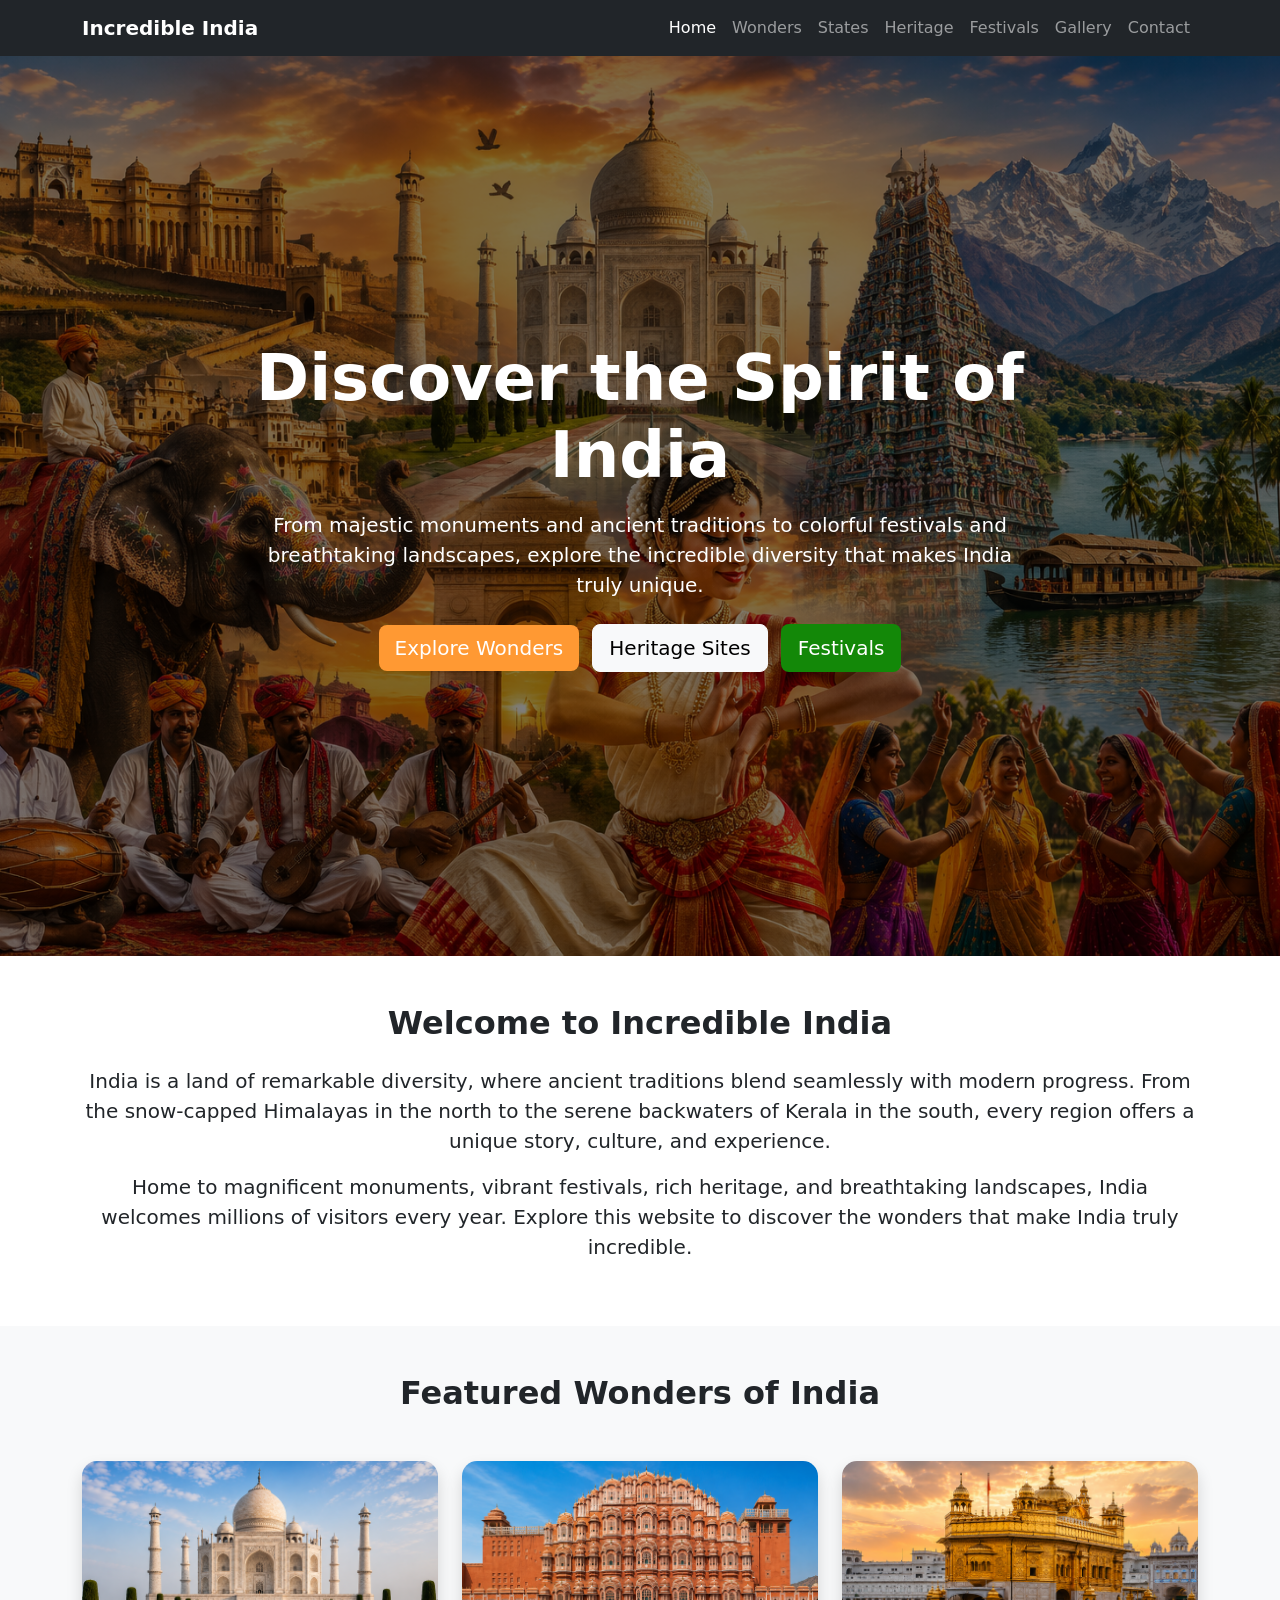
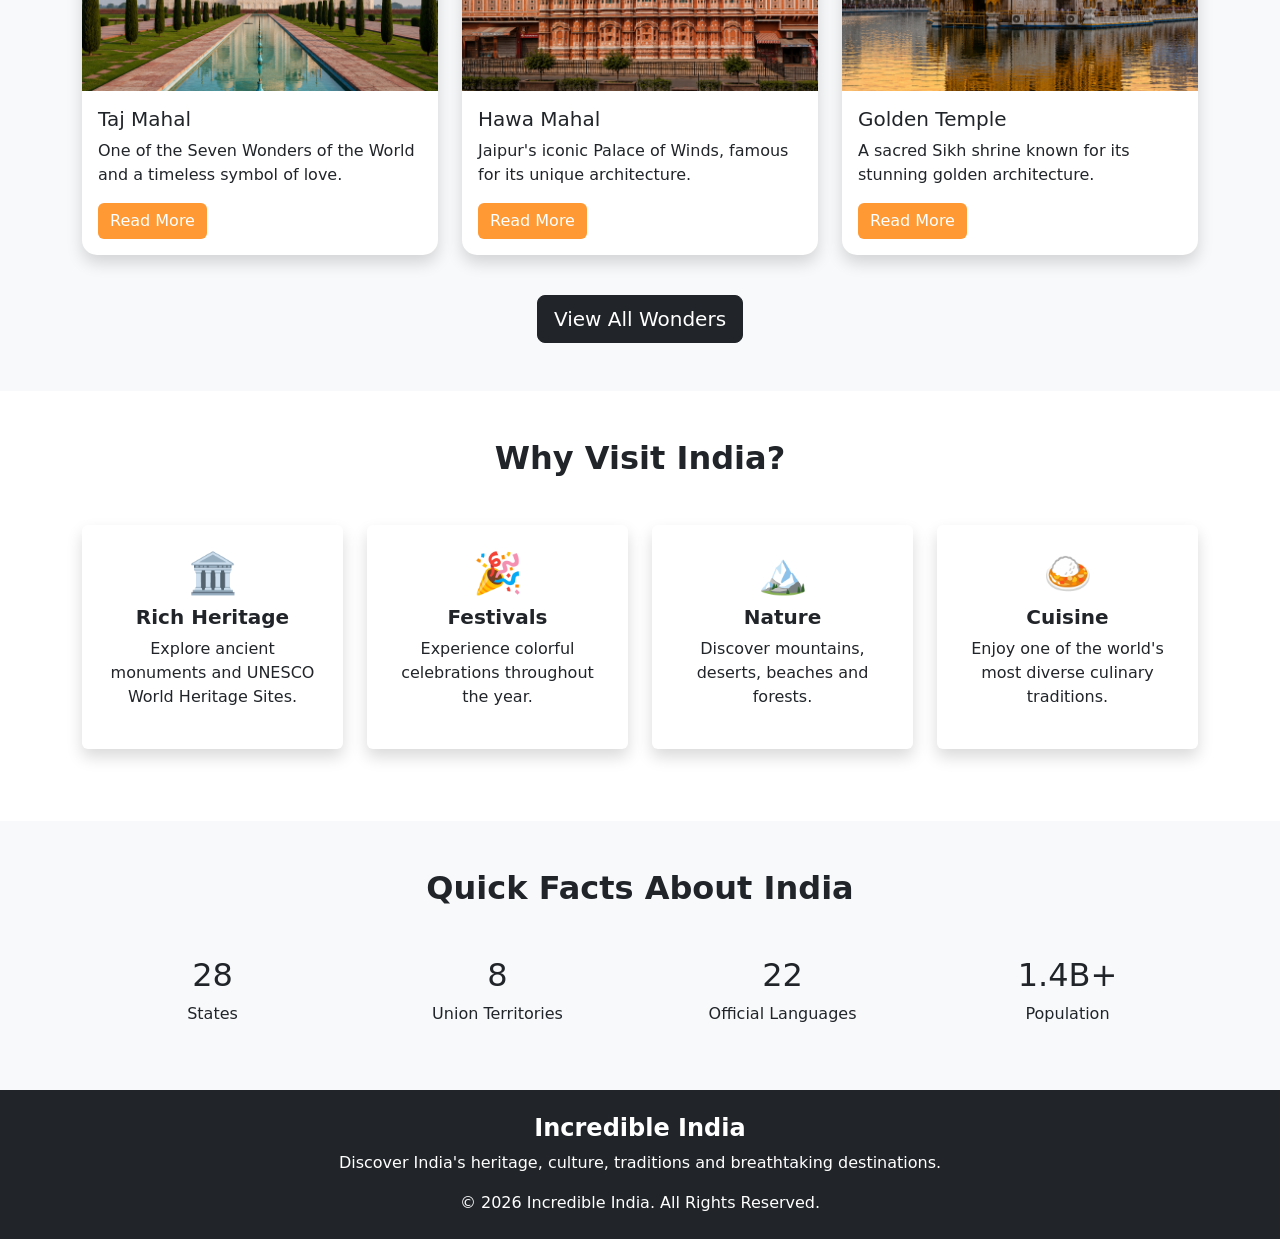
<file: index.html>
<!doctype html>
<html lang="en">
<head>
    <meta charset="utf-8">
    <meta name="viewport" content="width=device-width, initial-scale=1">
    <title>Bootstrap demo</title>
    <link href="https://cdn.jsdelivr.net/npm/bootstrap@5.3.8/dist/css/bootstrap.min.css" rel="stylesheet" integrity="sha384-sRIl4kxILFvY47J16cr9ZwB07vP4J8+LH7qKQnuqkuIAvNWLzeN8tE5YBujZqJLB" crossorigin="anonymous">
    <link rel="stylesheet" href="./style.css">
</head>
<body>
    <nav class="navbar navbar-expand-lg navbar-dark bg-dark sticky-top">
  <div class="container">
    <a class="navbar-brand fw-bold" href="index.html">Incredible India</a>

    <button class="navbar-toggler" type="button"
      data-bs-toggle="collapse"
      data-bs-target="#navbarNav">
      <span class="navbar-toggler-icon"></span>
    </button>

    <div class="collapse navbar-collapse" id="navbarNav">
      <ul class="navbar-nav ms-auto">

        <li class="nav-item">
          <a class="nav-link active" href="index.html">Home</a>
        </li>

        <li class="nav-item">
          <a class="nav-link" href="wonders.html">Wonders</a>
        </li>

        <li class="nav-item">
          <a class="nav-link" href="states.html">States</a>
        </li>

        <li class="nav-item">
          <a class="nav-link" href="heritage.html">Heritage</a>
        </li>

        <li class="nav-item">
          <a class="nav-link" href="festivals.html">Festivals</a>
        </li>

        <li class="nav-item">
          <a class="nav-link" href="gallery.html">Gallery</a>
        </li>

        <li class="nav-item">
          <a class="nav-link" href="contact.html">Contact</a>
        </li>

      </ul>
    </div>
  </div>
</nav>  

<!-- Hero Section -->
<section class="hero">
    <div class="overlay"></div>

    <div class="container hero-content text-center text-white">
        <h1 class="display-3 fw-bold">Discover the Spirit of India</h1>

        <p class="lead mt-3">
            From majestic monuments and ancient traditions to colorful festivals
            and breathtaking landscapes, explore the incredible diversity that
            makes India truly unique.
        </p>

        <div class="mt-4">
            <a href="wonders.html" class="btn btn-india-orange btn-lg me-2">
              Explore Wonders
            </a>
            <a href="heritage.html" class="btn btn-light btn-lg me-2">
                Heritage Sites
            </a>

            <a href="festivals.html" class="btn btn-india-green btn-lg">
                Festivals
            </a>
        </div>
    </div>
</section>

<!-- About India Section -->
<section class="py-5">
    <div class="container">

        <h2 class="text-center fw-bold mb-4">Welcome to Incredible India</h2>

        <p class="text-center fs-5">
            India is a land of remarkable diversity, where ancient traditions blend
            seamlessly with modern progress. From the snow-capped Himalayas in the
            north to the serene backwaters of Kerala in the south, every region
            offers a unique story, culture, and experience.
        </p>

        <p class="text-center fs-5">
            Home to magnificent monuments, vibrant festivals, rich heritage, and
            breathtaking landscapes, India welcomes millions of visitors every year.
            Explore this website to discover the wonders that make India truly
            incredible.
        </p>

    </div>
</section>

<!-- Featured Wonders -->
<section class="py-5 bg-light">

    <div class="container">

        <h2 class="text-center fw-bold mb-5">Featured Wonders of India</h2>

        <div class="row">

            <!-- Card 1 -->
            <div class="col-lg-4 mb-4">

                <div class="card shadow">

                    <img src="./images/tajmahal.png" class="card-img-top" alt="Taj Mahal">

                    <div class="card-body">

                        <h5 class="card-title">Taj Mahal</h5>

                        <p class="card-text">
                            One of the Seven Wonders of the World and a timeless symbol of love.
                        </p>

                        <a href="wonders.html" class="btn btn-india-orange">
                            Read More
                        </a>

                    </div>

                </div>

            </div>

            <!-- Card 2 -->
            <div class="col-lg-4 mb-4">

                <div class="card shadow">

                    <img src="./images/hawamahal.png" class="card-img-top" alt="Hawa Mahal">

                    <div class="card-body">

                        <h5 class="card-title">Hawa Mahal</h5>

                        <p class="card-text">
                            Jaipur's iconic Palace of Winds, famous for its unique architecture.
                        </p>

                        <a href="wonders.html" class="btn btn-india-orange">
                            Read More
                        </a>

                    </div>

                </div>

            </div>

            <!-- Card 3 -->
            <div class="col-lg-4 mb-4">

                <div class="card shadow">

                    <img src="./images/goldentemple.png" class="card-img-top" alt="Golden Temple">

                    <div class="card-body">

                        <h5 class="card-title">Golden Temple</h5>

                        <p class="card-text">
                            A sacred Sikh shrine known for its stunning golden architecture.
                        </p>

                        <a href="wonders.html" class="btn btn-india-orange">
                            Read More
                        </a>

                    </div>

                </div>

            </div>

        </div>

        <div class="text-center mt-3">
            <a href="wonders.html" class="btn btn-dark btn-lg">
                View All Wonders
            </a>
        </div>

    </div>

</section>

<!-- Why Visit India -->
<section class="py-5">
    <div class="container">

        <h2 class="text-center fw-bold mb-5">Why Visit India?</h2>

        <div class="row text-center">

            <div class="col-md-3 mb-4">
                <div class="p-4 shadow rounded">
                    <h1>🏛️</h1>
                    <h5 class="fw-bold">Rich Heritage</h5>
                    <p>Explore ancient monuments and UNESCO World Heritage Sites.</p>
                </div>
            </div>

            <div class="col-md-3 mb-4">
                <div class="p-4 shadow rounded">
                    <h1>🎉</h1>
                    <h5 class="fw-bold">Festivals</h5>
                    <p>Experience colorful celebrations throughout the year.</p>
                </div>
            </div>

            <div class="col-md-3 mb-4">
                <div class="p-4 shadow rounded">
                    <h1>🏔️</h1>
                    <h5 class="fw-bold">Nature</h5>
                    <p>Discover mountains, deserts, beaches and forests.</p>
                </div>
            </div>

            <div class="col-md-3 mb-4">
                <div class="p-4 shadow rounded">
                    <h1>🍛</h1>
                    <h5 class="fw-bold">Cuisine</h5>
                    <p>Enjoy one of the world's most diverse culinary traditions.</p>
                </div>
            </div>

        </div>

    </div>
</section>

<!-- Quick Facts -->
<section class="py-5 bg-light">

    <div class="container">

        <h2 class="text-center fw-bold mb-5">Quick Facts About India</h2>

        <div class="row text-center">

            <div class="col-md-3">
                <h2>28</h2>
                <p>States</p>
            </div>

            <div class="col-md-3">
                <h2>8</h2>
                <p>Union Territories</p>
            </div>

            <div class="col-md-3">
                <h2>22</h2>
                <p>Official Languages</p>
            </div>

            <div class="col-md-3">
                <h2>1.4B+</h2>
                <p>Population</p>
            </div>

        </div>

    </div>
</section>

<footer class="bg-dark text-white py-4">

    <div class="container text-center">

        <h4>Incredible India</h4>

        <p>
            Discover India's heritage, culture, traditions and breathtaking destinations.
        </p>

        <p class="mb-0">
            © 2026 Incredible India. All Rights Reserved.
        </p>

    </div>

</footer>

    <script src="https://cdn.jsdelivr.net/npm/bootstrap@5.3.8/dist/js/bootstrap.bundle.min.js" integrity="sha384-FKyoEForCGlyvwx9Hj09JcYn3nv7wiPVlz7YYwJrWVcXK/BmnVDxM+D2scQbITxI" crossorigin="anonymous"></script>
    </body>
</html>
</file>
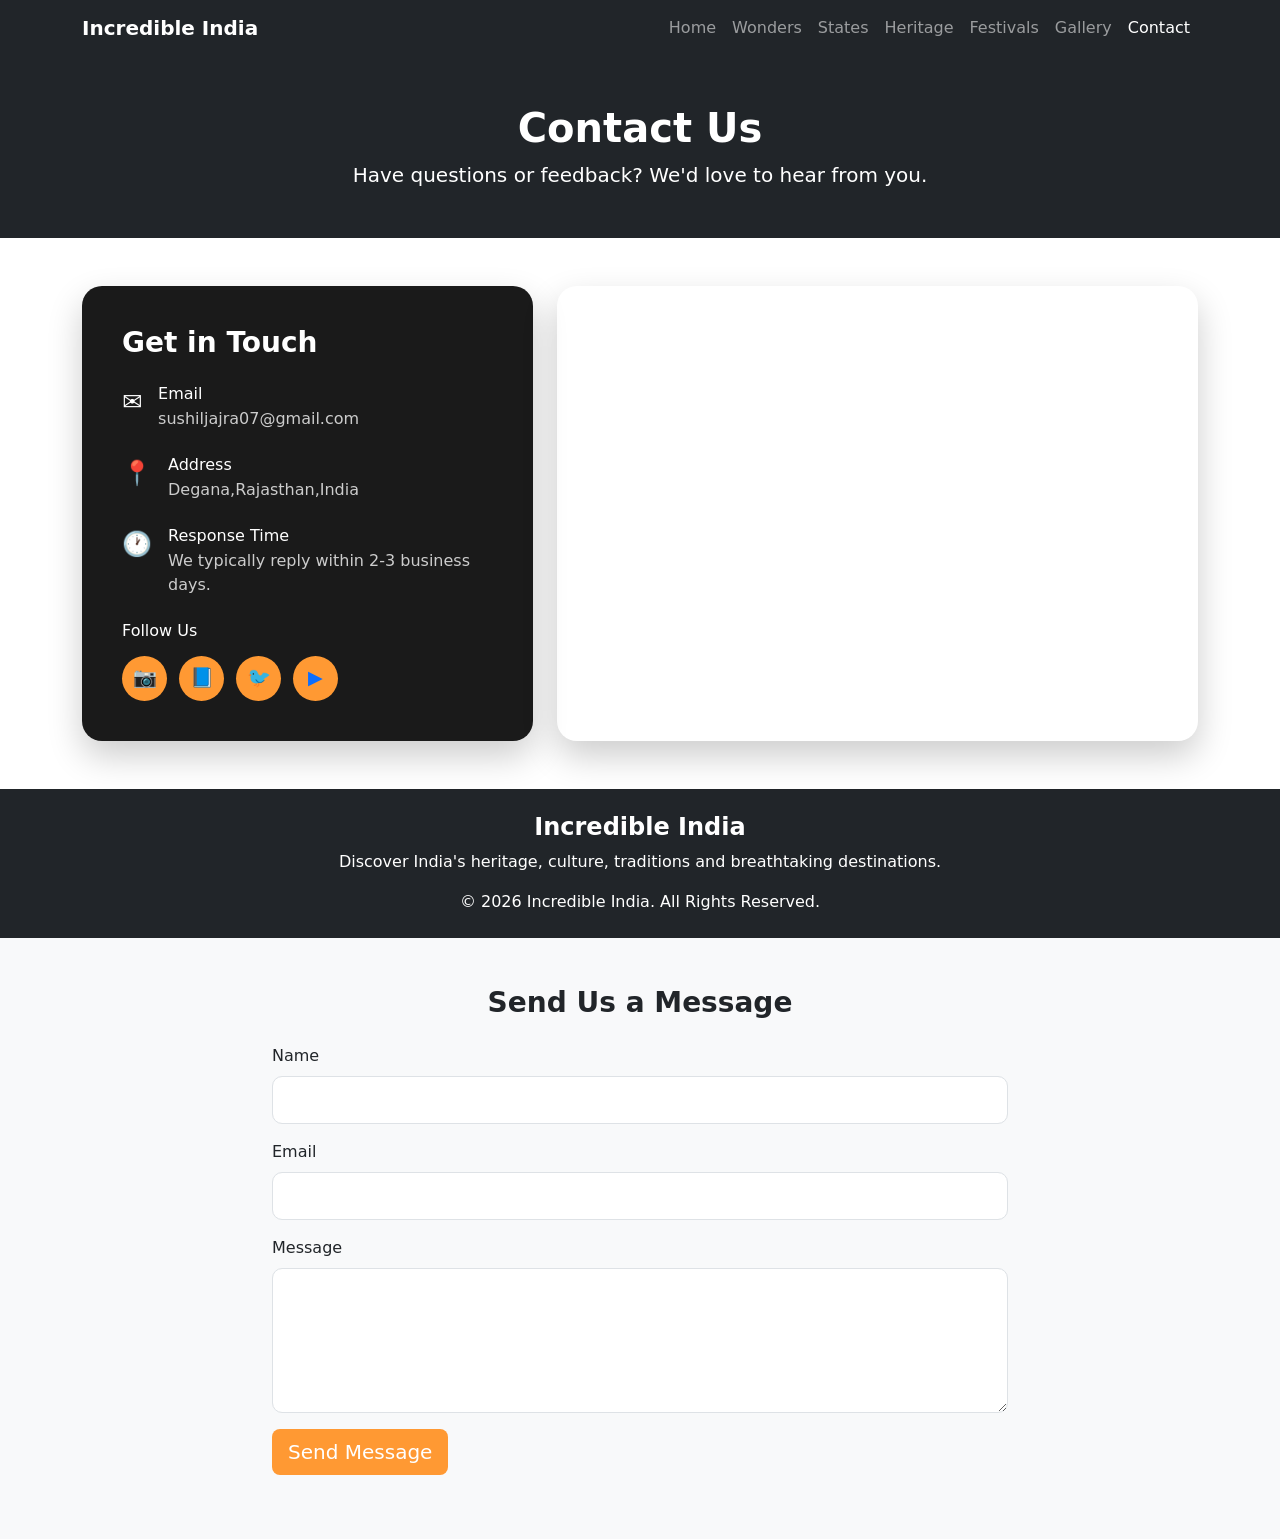
<file: contact.html>
<!doctype html>
<html lang="en">
<head>
    <meta charset="utf-8">
    <meta name="viewport" content="width=device-width, initial-scale=1">
    <title>Contact | Incredible India</title>
    <link href="https://cdn.jsdelivr.net/npm/bootstrap@5.3.8/dist/css/bootstrap.min.css" rel="stylesheet" integrity="sha384-sRIl4kxILFvY47J16cr9ZwB07vP4J8+LH7qKQnuqkuIAvNWLzeN8tE5YBujZqJLB" crossorigin="anonymous">
    <link rel="stylesheet" href="./style.css">
</head>
<body>

<nav class="navbar navbar-expand-lg navbar-dark bg-dark sticky-top">
  <div class="container">
    <a class="navbar-brand fw-bold" href="index.html">Incredible India</a>
    <button class="navbar-toggler" type="button" data-bs-toggle="collapse" data-bs-target="#navbarNav">
      <span class="navbar-toggler-icon"></span>
    </button>
    <div class="collapse navbar-collapse" id="navbarNav">
      <ul class="navbar-nav ms-auto">
        <li class="nav-item"><a class="nav-link" href="index.html">Home</a></li>
        <li class="nav-item"><a class="nav-link" href="wonders.html">Wonders</a></li>
        <li class="nav-item"><a class="nav-link" href="states.html">States</a></li>
        <li class="nav-item"><a class="nav-link" href="heritage.html">Heritage</a></li>
        <li class="nav-item"><a class="nav-link" href="festivals.html">Festivals</a></li>
        <li class="nav-item"><a class="nav-link" href="gallery.html">Gallery</a></li>
        <li class="nav-item"><a class="nav-link active" href="contact.html">Contact</a></li>
      </ul>
    </div>
  </div>
</nav>

<section class="py-5 bg-dark text-white text-center">
    <div class="container">
        <h1 class="fw-bold">Contact Us</h1>
        <p class="lead mb-0">Have questions or feedback? We'd love to hear from you.</p>
    </div>
</section>

<section class="py-5">
    <div class="container">
        <div class="row g-4 align-items-stretch">

            <!-- Contact Info Card -->
            <div class="col-lg-5">
                <div class="contact-info-card h-100">
                    <h3 class="fw-bold mb-4">Get in Touch</h3>

                    <div class="contact-item mb-4">
                        <div class="contact-icon">✉️</div>
                        <div>
                            <h6 class="mb-1">Email</h6>
                            <p class="mb-0">sushiljajra07@gmail.com</p>
                        </div>
                    </div>

                    <div class="contact-item mb-4">
                        <div class="contact-icon">📍</div>
                        <div>
                            <h6 class="mb-1">Address</h6>
                            <p class="mb-0">Degana,Rajasthan,India</p>
                        </div>
                    </div>

                    <div class="contact-item mb-4">
                        <div class="contact-icon">🕐</div>
                        <div>
                            <h6 class="mb-1">Response Time</h6>
                            <p class="mb-0">We typically reply within 2-3 business days.</p>
                        </div>
                    </div>

                    <h6 class="mt-4 mb-3">Follow Us</h6>
                    <div class="social-links">
                        <a href="https://www.instagram.com/jajra_sushil_" class="social-icon" aria-label="Instagram">📷</a>
                        <a href="https://www.facebook.com/sushil.jajra.5095" class="social-icon" aria-label="Facebook">📘</a>
                        <a href="#" class="social-icon" aria-label="Twitter/X">🐦</a>
                        <a href="#" class="social-icon" aria-label="YouTube">▶️</a>
                    </div>
                </div>
            </div>

            <!-- Map -->
            <div class="col-lg-7">
                <div class="map-wrapper h-100">
                    <iframe
                        src="https://www.google.com/maps?q=India&output=embed"
                        width="100%"
                        height="100%"
                        style="border:0;"
                        allowfullscreen=""
                        loading="lazy"
                        referrerpolicy="no-referrer-when-downgrade">
                    </iframe>
                </div>
            </div>

        </div>
    </div>
</section>

<footer class="bg-dark text-white py-4">
    <div class="container text-center">
        <h4>Incredible India</h4>
        <p>Discover India's heritage, culture, traditions and breathtaking destinations.</p>
        <p class="mb-0">© 2026 Incredible India. All Rights Reserved.</p>
    </div>
</footer>

<section class="py-5 bg-light">
    <div class="container">
        <div class="row justify-content-center">
            <div class="col-lg-8">
                <h3 class="fw-bold text-center mb-4">Send Us a Message</h3>

                <form id="contactForm" action="https://formspree.io/f/xgojjzvp" method="POST" class="contact-form">
                    <div class="mb-3">
                        <label for="name" class="form-label">Name</label>
                        <input type="text" class="form-control" id="name" name="name" required>
                    </div>

                    <div class="mb-3">
                        <label for="email" class="form-label">Email</label>
                        <input type="email" class="form-control" id="email" name="email" required>
                    </div>

                    <div class="mb-3">
                        <label for="message" class="form-label">Message</label>
                        <textarea class="form-control" id="message" name="message" rows="5" required></textarea>
                    </div>

                    <button type="submit" class="btn btn-india-orange btn-lg" id="submitBtn">
                        Send Message
                    </button>

                    <div id="formStatus" class="mt-3"></div>
                </form>
            </div>
        </div>
    </div>
</section>

<script>
const contactForm = document.getElementById('contactForm');
const submitBtn = document.getElementById('submitBtn');
const formStatus = document.getElementById('formStatus');

contactForm.addEventListener('submit', async (e) => {
    e.preventDefault();

    submitBtn.disabled = true;
    submitBtn.textContent = 'Sending...';

    try {
        const response = await fetch(contactForm.action, {
            method: 'POST',
            body: new FormData(contactForm),
            headers: { 'Accept': 'application/json' }
        });

        if (response.ok) {
            formStatus.innerHTML = '<div class="alert alert-success">Thanks! Your message has been sent.</div>';
            contactForm.reset();
        } else {
            formStatus.innerHTML = '<div class="alert alert-danger">Something went wrong. Please try again.</div>';
        }
    } catch (error) {
        formStatus.innerHTML = '<div class="alert alert-danger">Network error. Please try again later.</div>';
    }

    submitBtn.disabled = false;
    submitBtn.textContent = 'Send Message';
});
</script>

<script src="https://cdn.jsdelivr.net/npm/bootstrap@5.3.8/dist/js/bootstrap.bundle.min.js" integrity="sha384-FKyoEForCGlyvwx9Hj09JcYn3nv7wiPVlz7YYwJrWVcXK/BmnVDxM+D2scQbityI" crossorigin="anonymous"></script>
</body>
</html>
</file>
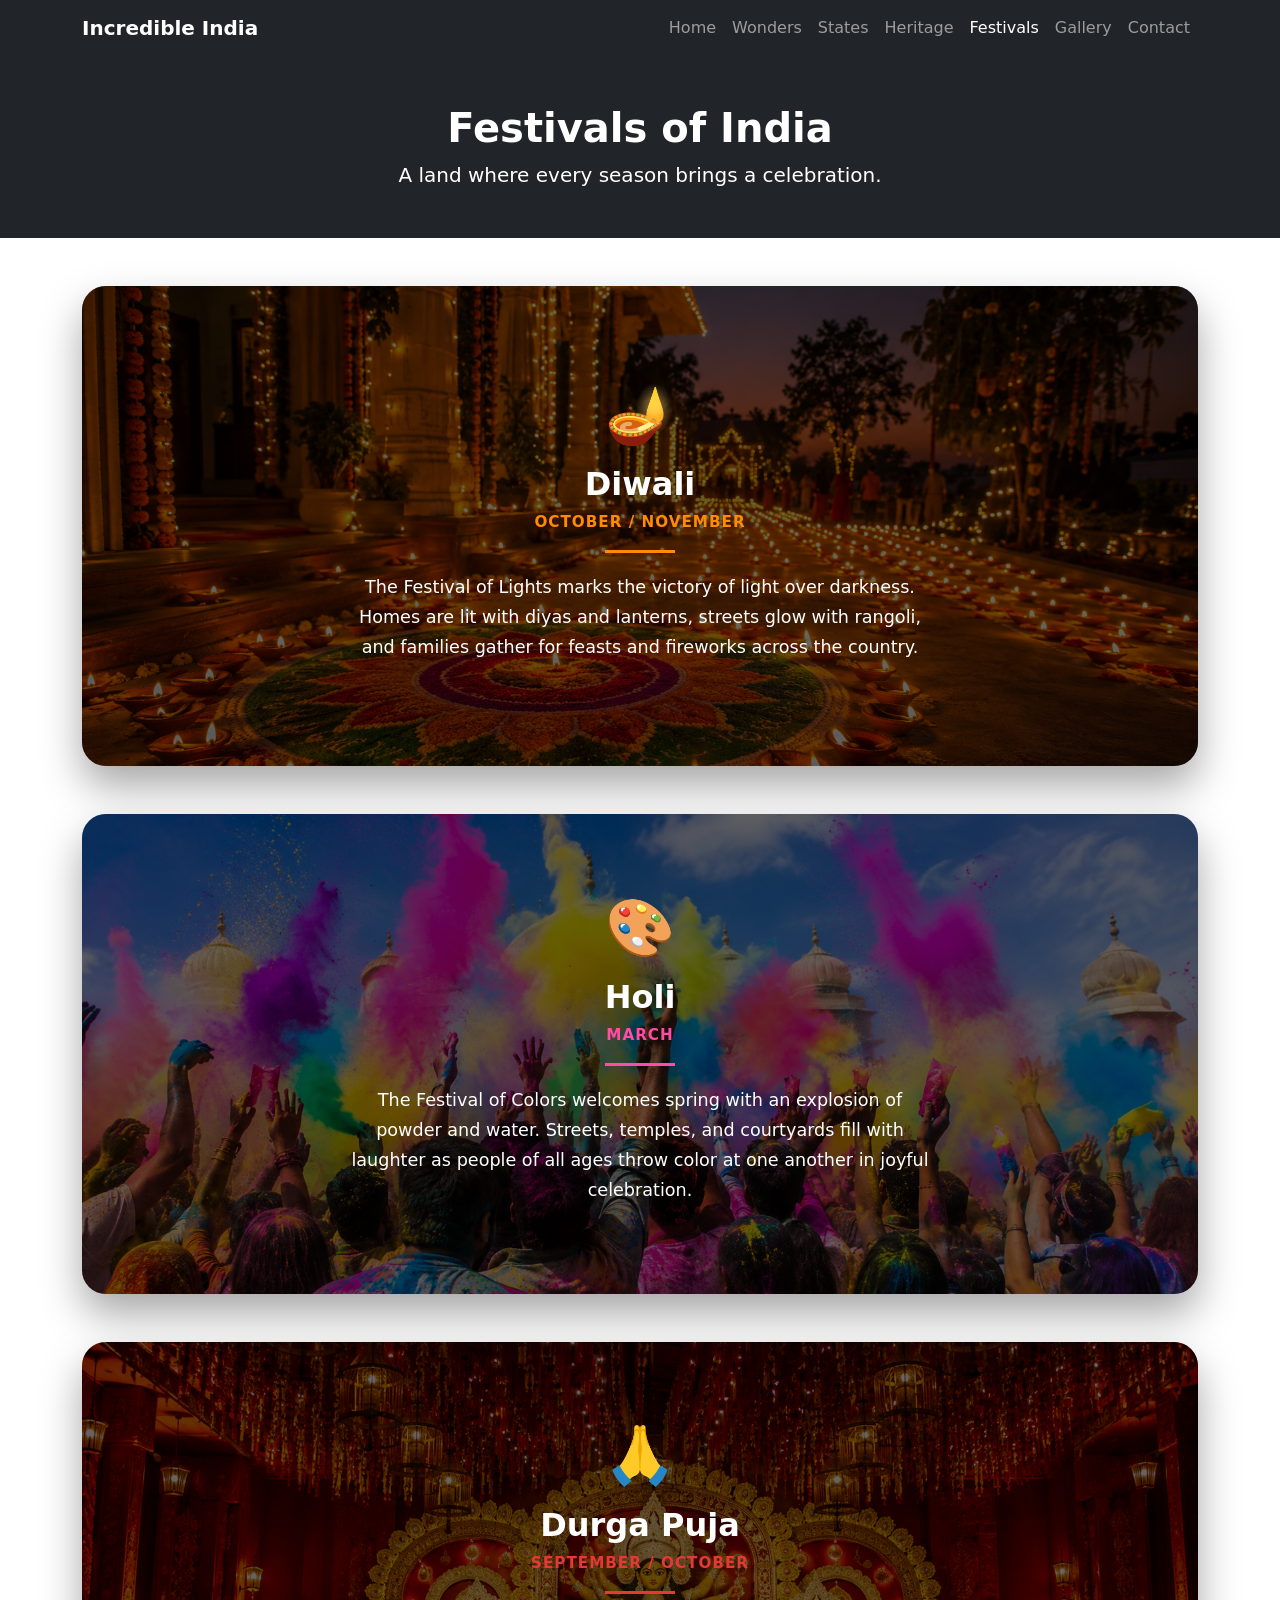
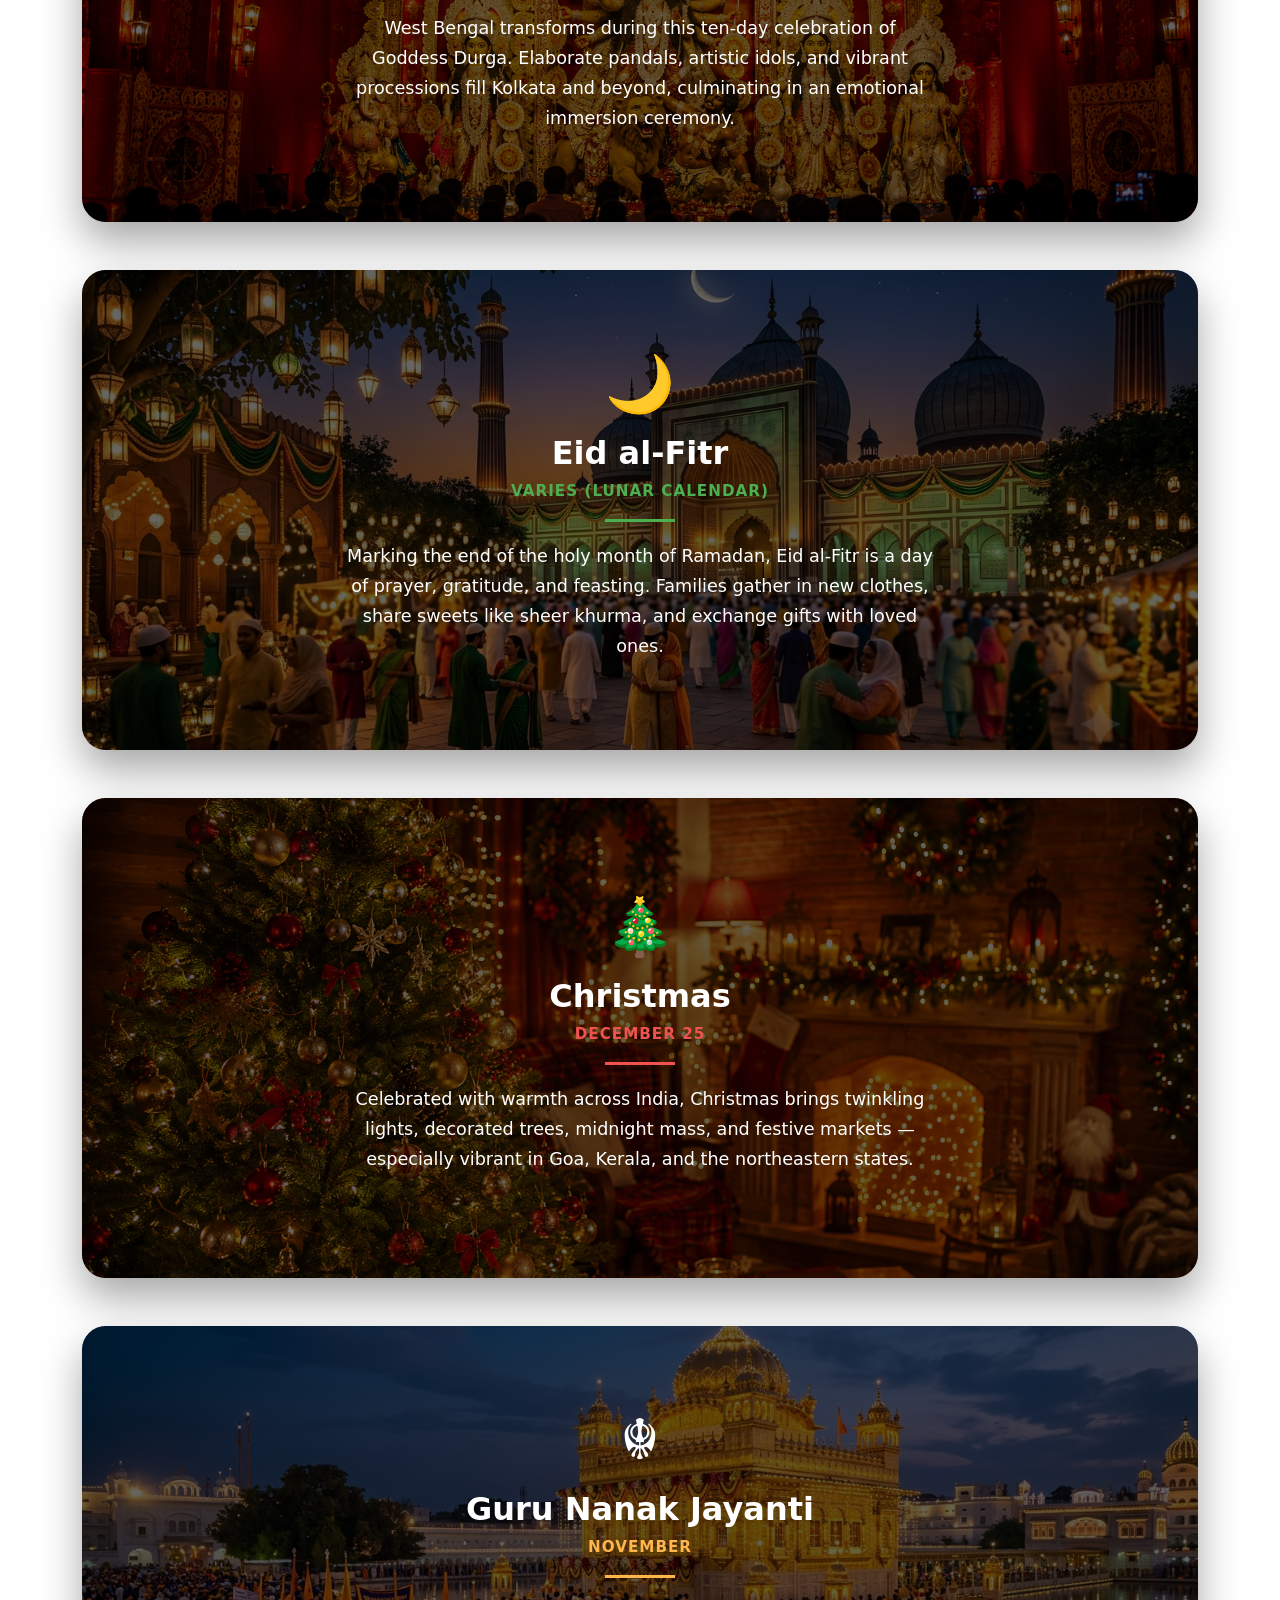
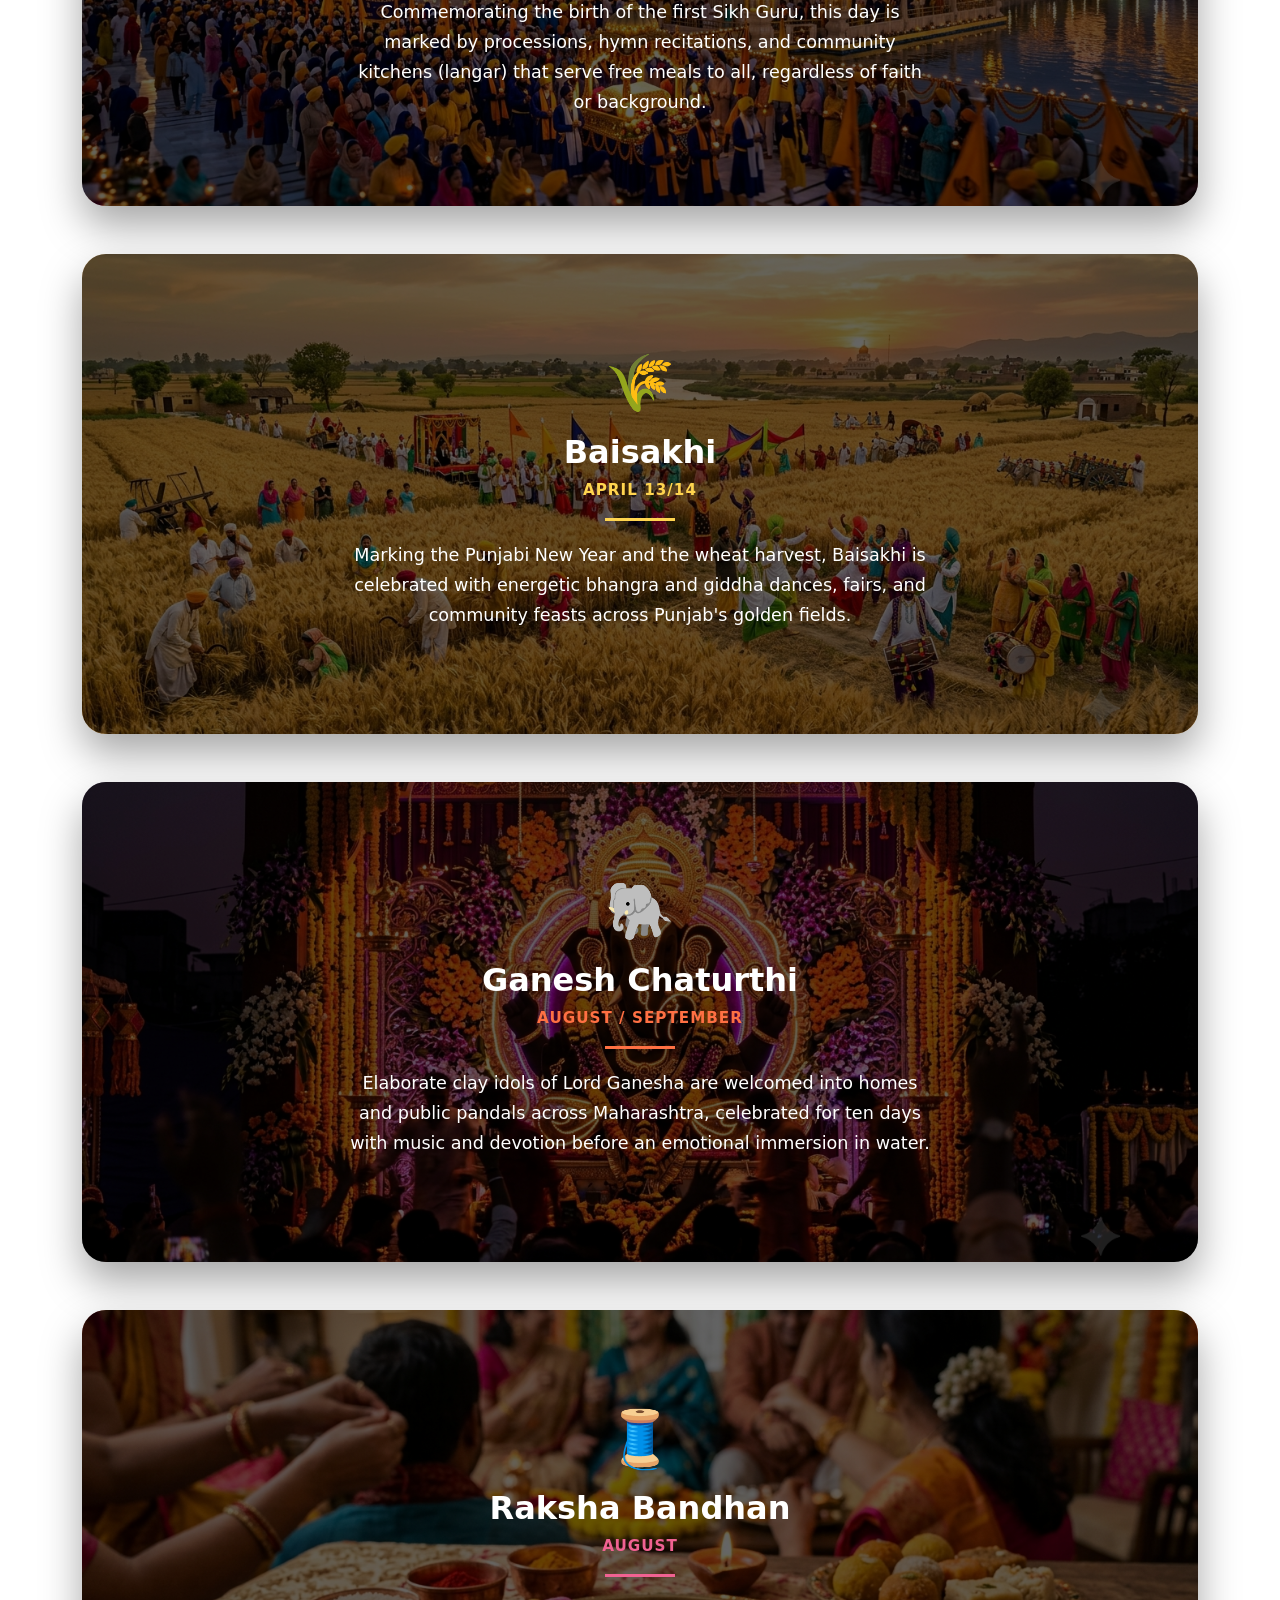
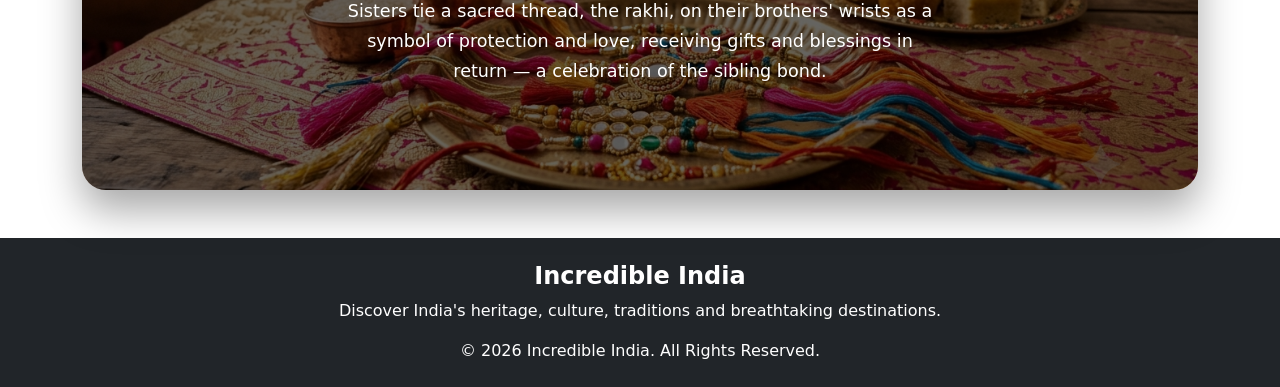
<file: festivals.html>
<!doctype html>
<html lang="en">
<head>
    <meta charset="utf-8">
    <meta name="viewport" content="width=device-width, initial-scale=1">
    <title>Festivals of India | Incredible India</title>
    <link href="https://cdn.jsdelivr.net/npm/bootstrap@5.3.8/dist/css/bootstrap.min.css" rel="stylesheet" integrity="sha384-sRIl4kxILFvY47J16cr9ZwB07vP4J8+LH7qKQnuqkuIAvNWLzeN8tE5YBujZqJLB" crossorigin="anonymous">
    <link rel="stylesheet" href="./style.css">
</head>
<body>

<nav class="navbar navbar-expand-lg navbar-dark bg-dark sticky-top">
  <div class="container">
    <a class="navbar-brand fw-bold" href="index.html">Incredible India</a>
    <button class="navbar-toggler" type="button" data-bs-toggle="collapse" data-bs-target="#navbarNav">
      <span class="navbar-toggler-icon"></span>
    </button>
    <div class="collapse navbar-collapse" id="navbarNav">
      <ul class="navbar-nav ms-auto">
        <li class="nav-item"><a class="nav-link" href="index.html">Home</a></li>
        <li class="nav-item"><a class="nav-link" href="wonders.html">Wonders</a></li>
        <li class="nav-item"><a class="nav-link" href="states.html">States</a></li>
        <li class="nav-item"><a class="nav-link" href="heritage.html">Heritage</a></li>
        <li class="nav-item"><a class="nav-link active" href="festivals.html">Festivals</a></li>
        <li class="nav-item"><a class="nav-link" href="gallery.html">Gallery</a></li>
        <li class="nav-item"><a class="nav-link" href="contact.html">Contact</a></li>
      </ul>
    </div>
  </div>
</nav>

<section class="py-5 bg-dark text-white text-center">
    <div class="container">
        <h1 class="fw-bold">Festivals of India</h1>
        <p class="lead mb-0">A land where every season brings a celebration.</p>
    </div>
</section>

<section class="py-5">
    <div class="container">

            <!-- Diwali -->
            <div class="festival-card mb-5" style="background-image: url('./images/festivals/dipawali.png');">
                <div class="festival-overlay"></div>
                <div class="festival-content text-white">
                    <span class="festival-emoji">🪔</span>
                    <h2 class="fw-bold">Diwali</h2>
                    <div class="festival-date festival-accent-diwali">October / November</div>
                    <hr class="festival-divider festival-accent-diwali">
                    <p class="festival-desc">
                        The Festival of Lights marks the victory of light over darkness. Homes are
                        lit with diyas and lanterns, streets glow with rangoli, and families gather
                        for feasts and fireworks across the country.
                    </p>
                </div>
            </div>


        <!-- Holi -->
        <div class="festival-card mb-5" style="background-image: url('./images/festivals/holi.png');">
            <div class="festival-overlay"></div>
            <div class="festival-content text-white">
                <span class="festival-emoji">🎨</span>
                <h2 class="fw-bold">Holi</h2>
                <div class="festival-date festival-accent-holi">March</div>
                <hr class="festival-divider festival-accent-holi">
                <p class="festival-desc">
                    The Festival of Colors welcomes spring with an explosion of powder and water.
                    Streets, temples, and courtyards fill with laughter as people of all ages
                    throw color at one another in joyful celebration.
                </p>
            </div>
        </div>

        <!-- Durga Puja -->
        <div class="festival-card mb-5" style="background-image: url('./images/festivals/durgapuja.png');">
            <div class="festival-overlay"></div>
            <div class="festival-content text-white">
                <span class="festival-emoji">🙏</span>
                <h2 class="fw-bold">Durga Puja</h2>
                <div class="festival-date festival-accent-durga">September / October</div>
                <hr class="festival-divider festival-accent-durga">
                <p class="festival-desc">
                    West Bengal transforms during this ten-day celebration of Goddess Durga.
                    Elaborate pandals, artistic idols, and vibrant processions fill Kolkata
                    and beyond, culminating in an emotional immersion ceremony.
                </p>
            </div>
        </div>

        <!-- Eid al-Fitr -->
        <div class="festival-card mb-5" style="background-image: url('./images/festivals/eid.png');">
            <div class="festival-overlay"></div>
            <div class="festival-content text-white">
                <span class="festival-emoji">🌙</span>
                <h2 class="fw-bold">Eid al-Fitr</h2>
                <div class="festival-date festival-accent-eid">Varies (lunar calendar)</div>
                <hr class="festival-divider festival-accent-eid">
                <p class="festival-desc">
                    Marking the end of the holy month of Ramadan, Eid al-Fitr is a day of
                    prayer, gratitude, and feasting. Families gather in new clothes, share
                    sweets like sheer khurma, and exchange gifts with loved ones.
                </p>
            </div>
        </div>

        <!-- Christmas -->
        <div class="festival-card mb-5" style="background-image: url('./images/festivals/christmas.png');">
            <div class="festival-overlay"></div>
            <div class="festival-content text-white">
                <span class="festival-emoji">🎄</span>
                <h2 class="fw-bold">Christmas</h2>
                <div class="festival-date festival-accent-christmas">December 25</div>
                <hr class="festival-divider festival-accent-christmas">
                <p class="festival-desc">
                    Celebrated with warmth across India, Christmas brings twinkling lights,
                    decorated trees, midnight mass, and festive markets — especially vibrant
                    in Goa, Kerala, and the northeastern states.
                </p>
            </div>
        </div>

        <!-- Guru Nanak Jayanti -->
        <div class="festival-card mb-5" style="background-image: url('./images/festivals/gurunanak.png');">
            <div class="festival-overlay"></div>
            <div class="festival-content text-white">
                <span class="festival-emoji">☬</span>
                <h2 class="fw-bold">Guru Nanak Jayanti</h2>
                <div class="festival-date festival-accent-nanak">November</div>
                <hr class="festival-divider festival-accent-nanak">
                <p class="festival-desc">
                    Commemorating the birth of the first Sikh Guru, this day is marked by
                    processions, hymn recitations, and community kitchens (langar) that
                    serve free meals to all, regardless of faith or background.
                </p>
            </div>
        </div>

        <!-- Baisakhi -->
        <div class="festival-card mb-5" style="background-image: url('./images/festivals/baisakhi.png');">
            <div class="festival-overlay"></div>
            <div class="festival-content text-white">
                <span class="festival-emoji">🌾</span>
                <h2 class="fw-bold">Baisakhi</h2>
                <div class="festival-date festival-accent-baisakhi">April 13/14</div>
                <hr class="festival-divider festival-accent-baisakhi">
                <p class="festival-desc">
                    Marking the Punjabi New Year and the wheat harvest, Baisakhi is celebrated
                    with energetic bhangra and giddha dances, fairs, and community feasts
                    across Punjab's golden fields.
                </p>
            </div>
        </div>

        <!-- Ganesh Chaturthi -->
        <div class="festival-card mb-5" style="background-image: url('./images/festivals/ganeshchaturthi.png');">
            <div class="festival-overlay"></div>
            <div class="festival-content text-white">
                <span class="festival-emoji">🐘</span>
                <h2 class="fw-bold">Ganesh Chaturthi</h2>
                <div class="festival-date festival-accent-ganesh">August / September</div>
                <hr class="festival-divider festival-accent-ganesh">
                <p class="festival-desc">
                    Elaborate clay idols of Lord Ganesha are welcomed into homes and public
                    pandals across Maharashtra, celebrated for ten days with music and
                    devotion before an emotional immersion in water.
                </p>
            </div>
        </div>

        <!-- Raksha Bandhan -->
        <div class="festival-card" style="background-image: url('./images/festivals/rakshabandhan.png');">
            <div class="festival-overlay"></div>
            <div class="festival-content text-white">
                <span class="festival-emoji">🧵</span>
                <h2 class="fw-bold">Raksha Bandhan</h2>
                <div class="festival-date festival-accent-raksha">August</div>
                <hr class="festival-divider festival-accent-raksha">
                <p class="festival-desc">
                    Sisters tie a sacred thread, the rakhi, on their brothers' wrists as a
                    symbol of protection and love, receiving gifts and blessings in return —
                    a celebration of the sibling bond.
                </p>
            </div>
        </div>

    </div>
</section>

<footer class="bg-dark text-white py-4">
    <div class="container text-center">
        <h4>Incredible India</h4>
        <p>Discover India's heritage, culture, traditions and breathtaking destinations.</p>
        <p class="mb-0">© 2026 Incredible India. All Rights Reserved.</p>
    </div>
</footer>

<script src="https://cdn.jsdelivr.net/npm/bootstrap@5.3.8/dist/js/bootstrap.bundle.min.js" integrity="sha384-FKyoEForCGlyvwx9Hj09JcYn3nv7wiPVlz7YYwJrWVcXK/BmnVDxM+D2scQbITxI" crossorigin="anonymous"></script>
</body>
</html>
</file>
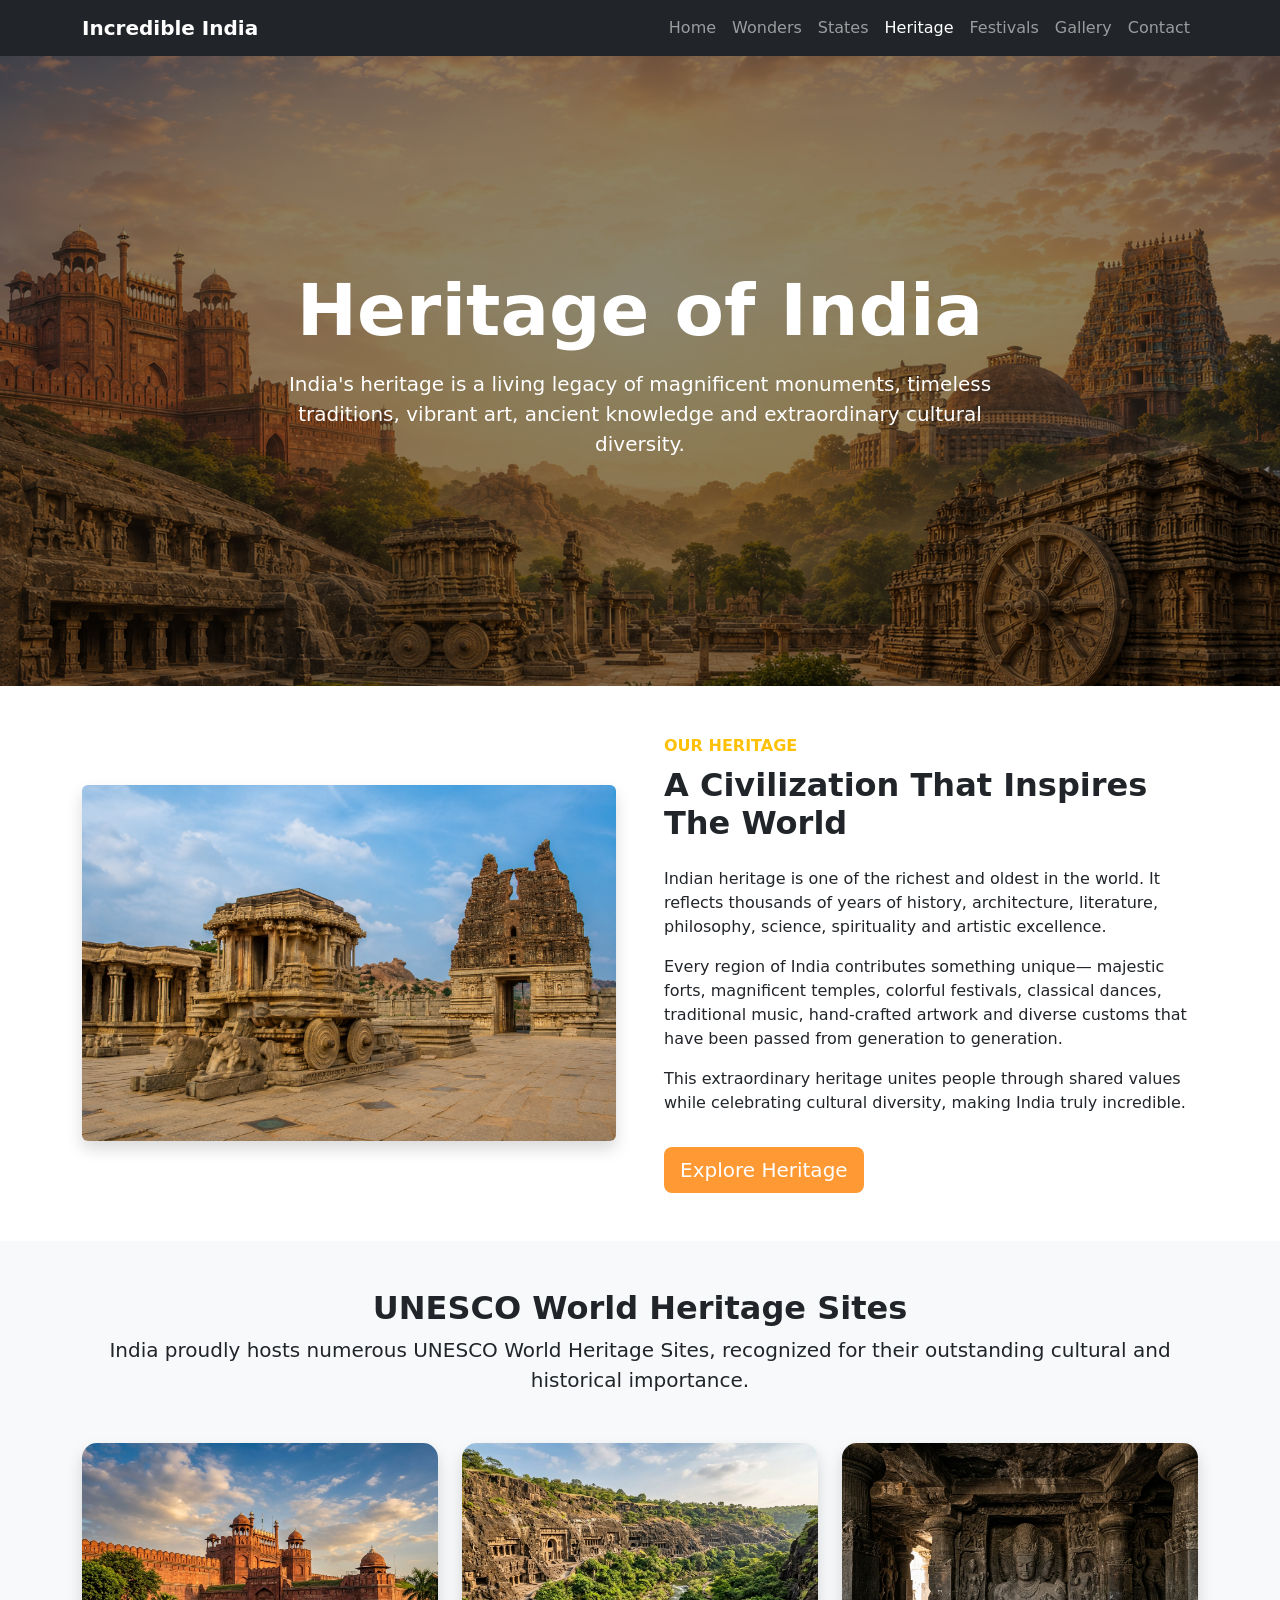
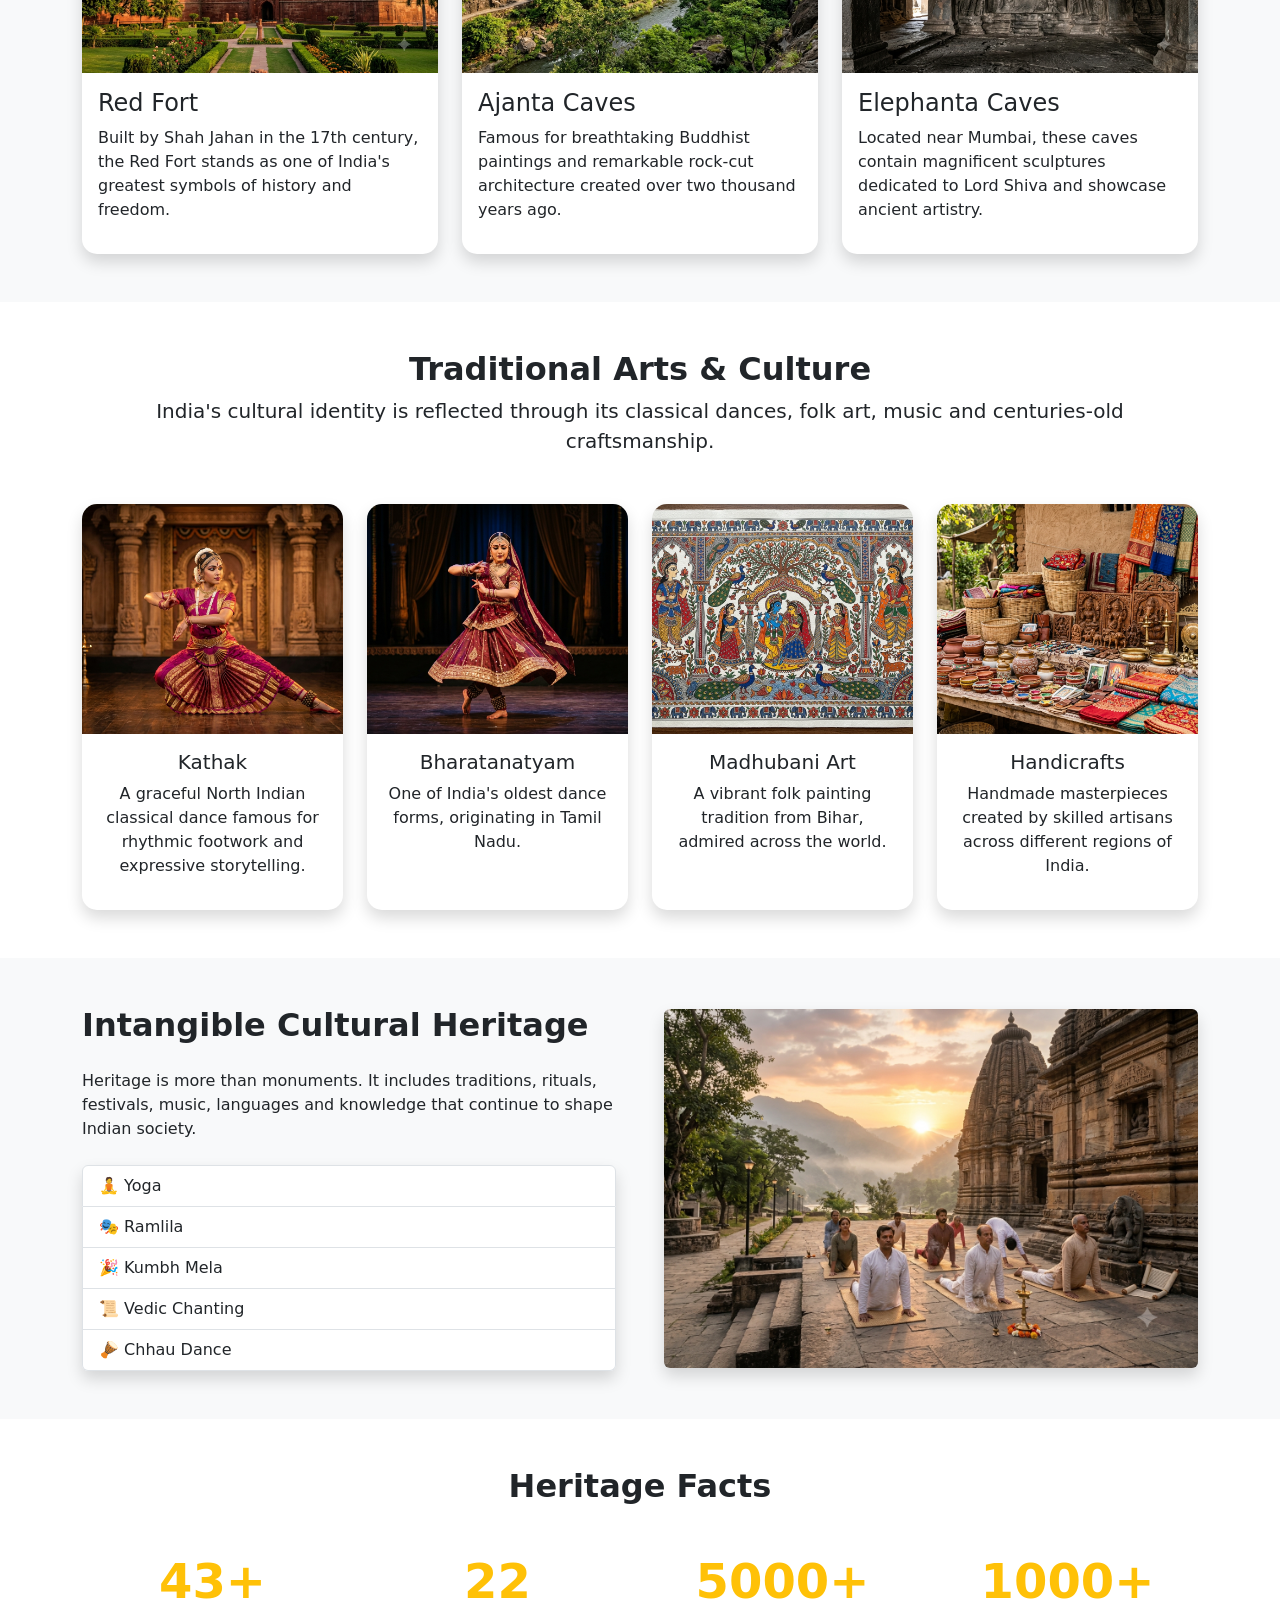
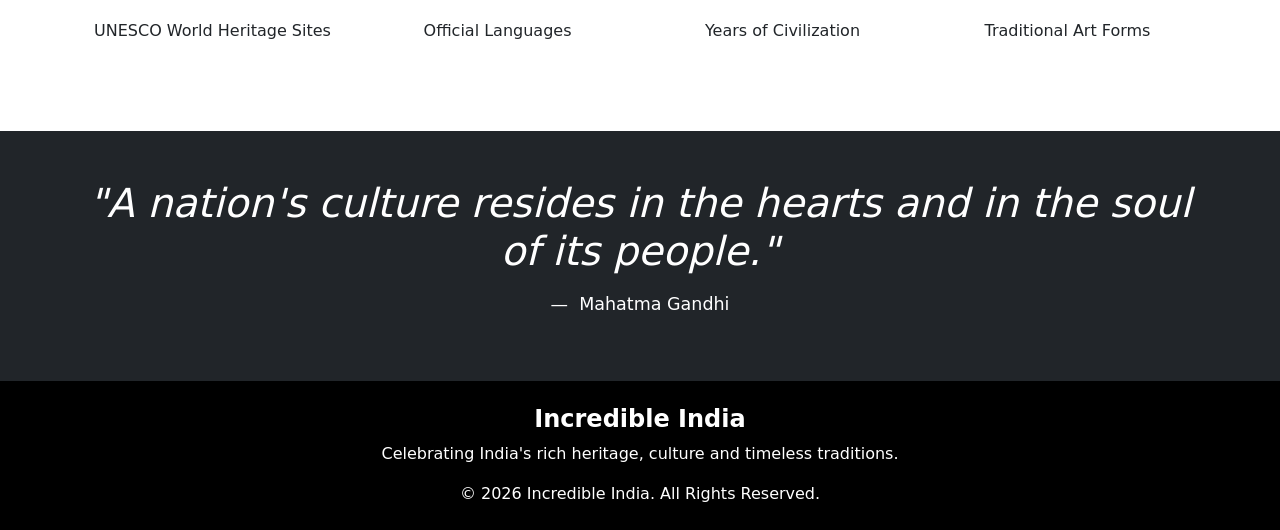
<file: heritage.html>
<!DOCTYPE html>
<html lang="en">

<head>
    <meta charset="UTF-8">
    <meta name="viewport" content="width=device-width, initial-scale=1.0">

    <title>Heritage | Incredible India</title>

    <!-- Bootstrap CSS -->
    <link href="https://cdn.jsdelivr.net/npm/bootstrap@5.3.8/dist/css/bootstrap.min.css" rel="stylesheet">

    <!-- Custom CSS -->
    <link rel="stylesheet" href="./style.css">
</head>

<body>

    <!-- ===================== NAVBAR ===================== -->

    <nav class="navbar navbar-expand-lg navbar-dark bg-dark sticky-top">

        <div class="container">

            <a class="navbar-brand fw-bold" href="index.html">
                Incredible India
            </a>

            <button class="navbar-toggler"
                    type="button"
                    data-bs-toggle="collapse"
                    data-bs-target="#navbarNav">

                <span class="navbar-toggler-icon"></span>

            </button>

            <div class="collapse navbar-collapse" id="navbarNav">

                <ul class="navbar-nav ms-auto">

                    <li class="nav-item">
                        <a class="nav-link" href="index.html">
                            Home
                        </a>
                    </li>

                    <li class="nav-item">
                        <a class="nav-link" href="wonders.html">
                            Wonders
                        </a>
                    </li>

                    <li class="nav-item">
                        <a class="nav-link" href="states.html">
                            States
                        </a>
                    </li>

                    <li class="nav-item">
                        <a class="nav-link active" href="heritage.html">
                            Heritage
                        </a>
                    </li>

                    <li class="nav-item">
                        <a class="nav-link" href="festivals.html">
                            Festivals
                        </a>
                    </li>

                    <li class="nav-item">
                        <a class="nav-link" href="gallery.html">
                            Gallery
                        </a>
                    </li>

                    <li class="nav-item">
                        <a class="nav-link" href="contact.html">
                            Contact
                        </a>
                    </li>

                </ul>

            </div>

        </div>

    </nav>

    <!-- ===================== HERO ===================== -->

    <section class="heritage-hero">

        <div class="overlay"></div>

        <div class="container position-relative text-center text-white">

            <h1 class="display-2 fw-bold">
                Heritage of India
            </h1>

            <p class="lead mt-3 col-lg-8 mx-auto">

                India's heritage is a living legacy of magnificent monuments,
                timeless traditions, vibrant art, ancient knowledge and
                extraordinary cultural diversity.

            </p>

        </div>

    </section>

    <!-- ===================== ABOUT ===================== -->

    <section class="py-5">

        <div class="container">

            <div class="row align-items-center g-5">

                <div class="col-lg-6">

                    <img src="./images/heritage-about.png"
                         class="img-fluid rounded shadow"
                         alt="Indian Heritage">

                </div>

                <div class="col-lg-6">

                    <span class="text-warning fw-bold">
                        OUR HERITAGE
                    </span>

                    <h2 class="fw-bold mt-2 mb-4">

                        A Civilization That Inspires The World

                    </h2>

                    <p>

                        Indian heritage is one of the richest and oldest in
                        the world. It reflects thousands of years of history,
                        architecture, literature, philosophy, science,
                        spirituality and artistic excellence.

                    </p>

                    <p>

                        Every region of India contributes something unique—
                        majestic forts, magnificent temples, colorful
                        festivals, classical dances, traditional music,
                        hand-crafted artwork and diverse customs that have
                        been passed from generation to generation.

                    </p>

                    <p>

                        This extraordinary heritage unites people through
                        shared values while celebrating cultural diversity,
                        making India truly incredible.

                    </p>

                    <a href="#unesco" class="btn btn-india-orange btn-lg mt-3">

                        Explore Heritage

                    </a>

                </div>

            </div>

        </div>

    </section>

    <!-- ===================== UNESCO ===================== -->

    <section class="py-5 bg-light" id="unesco">

        <div class="container">

            <div class="text-center mb-5">

                <h2 class="fw-bold">

                    UNESCO World Heritage Sites

                </h2>

                <p class="lead">

                    India proudly hosts numerous UNESCO World Heritage Sites,
                    recognized for their outstanding cultural and historical
                    importance.

                </p>

            </div>

            <div class="row g-4">

                <!-- Card 1 -->

                <div class="col-lg-4">

                    <div class="card shadow h-100">

                        <img src="./images/redfort.png"
                             class="card-img-top"
                             alt="Red Fort">

                        <div class="card-body">

                            <h4 class="card-title">

                                Red Fort

                            </h4>

                            <p>

                                Built by Shah Jahan in the 17th century,
                                the Red Fort stands as one of India's
                                greatest symbols of history and freedom.

                            </p>

                        </div>

                    </div>

                </div>

                <!-- Card 2 -->

                <div class="col-lg-4">

                    <div class="card shadow h-100">

                        <img src="./images/ajanta.png"
                             class="card-img-top"
                             alt="Ajanta Caves">

                        <div class="card-body">

                            <h4>

                                Ajanta Caves

                            </h4>

                            <p>

                                Famous for breathtaking Buddhist paintings
                                and remarkable rock-cut architecture created
                                over two thousand years ago.

                            </p>

                        </div>

                    </div>

                </div>

                <!-- Card 3 -->

                <div class="col-lg-4">

                    <div class="card shadow h-100">

                        <img src="./images/elephanta.png"
                             class="card-img-top"
                             alt="Elephanta Caves">

                        <div class="card-body">

                            <h4>

                                Elephanta Caves

                            </h4>

                            <p>

                                Located near Mumbai, these caves contain
                                magnificent sculptures dedicated to
                                Lord Shiva and showcase ancient artistry.

                            </p>

                        </div>

                    </div>

                </div>

            </div>

        </div>

    </section>
        <!-- ===================== TRADITIONAL ARTS ===================== -->

    <section class="py-5">

        <div class="container">

            <div class="text-center mb-5">

                <h2 class="fw-bold">
                    Traditional Arts & Culture
                </h2>

                <p class="lead">
                    India's cultural identity is reflected through its classical
                    dances, folk art, music and centuries-old craftsmanship.
                </p>

            </div>

            <div class="row g-4">

                <!-- Kathak -->
                <div class="col-lg-3 col-md-6">
                    <div class="card shadow h-100 text-center">
                        <img src="./images/kathak.png" class="card-img-top" alt="Kathak">

                        <div class="card-body">

                            <h5>Kathak</h5>

                            <p>
                                A graceful North Indian classical dance famous
                                for rhythmic footwork and expressive storytelling.
                            </p>

                        </div>
                    </div>
                </div>

                <!-- Bharatanatyam -->
                <div class="col-lg-3 col-md-6">
                    <div class="card shadow h-100 text-center">
                        <img src="./images/bharatanatyam.png" class="card-img-top" alt="Bharatanatyam">

                        <div class="card-body">

                            <h5>Bharatanatyam</h5>

                            <p>
                                One of India's oldest dance forms,
                                originating in Tamil Nadu.
                            </p>

                        </div>
                    </div>
                </div>

                <!-- Madhubani -->
                <div class="col-lg-3 col-md-6">
                    <div class="card shadow h-100 text-center">
                        <img src="./images/madhubani.png" class="card-img-top" alt="Madhubani Painting">

                        <div class="card-body">

                            <h5>Madhubani Art</h5>

                            <p>
                                A vibrant folk painting tradition from Bihar,
                                admired across the world.
                            </p>

                        </div>
                    </div>
                </div>

                <!-- Handicrafts -->
                <div class="col-lg-3 col-md-6">
                    <div class="card shadow h-100 text-center">
                        <img src="./images/handicrafts.png" class="card-img-top" alt="Handicrafts">

                        <div class="card-body">

                            <h5>Handicrafts</h5>

                            <p>
                                Handmade masterpieces created by skilled artisans
                                across different regions of India.
                            </p>

                        </div>
                    </div>
                </div>

            </div>

        </div>

    </section>

    <!-- ===================== INTANGIBLE HERITAGE ===================== -->

    <section class="py-5 bg-light">

        <div class="container">

            <div class="row align-items-center g-5">

                <div class="col-lg-6">

                    <h2 class="fw-bold mb-4">
                        Intangible Cultural Heritage
                    </h2>

                    <p>

                        Heritage is more than monuments. It includes traditions,
                        rituals, festivals, music, languages and knowledge that
                        continue to shape Indian society.

                    </p>

                    <ul class="list-group mt-4 shadow">

                        <li class="list-group-item">🧘 Yoga</li>
                        <li class="list-group-item">🎭 Ramlila</li>
                        <li class="list-group-item">🎉 Kumbh Mela</li>
                        <li class="list-group-item">📜 Vedic Chanting</li>
                        <li class="list-group-item">🪘 Chhau Dance</li>

                    </ul>

                </div>

                <div class="col-lg-6">

                    <img src="./images/intangible.png"
                         class="img-fluid rounded shadow"
                         alt="Indian Heritage">

                </div>

            </div>

        </div>

    </section>

    <!-- ===================== HERITAGE FACTS ===================== -->

    <section class="py-5">

        <div class="container">

            <div class="text-center mb-5">

                <h2 class="fw-bold">
                    Heritage Facts
                </h2>

            </div>

            <div class="row text-center">

                <div class="col-md-3 mb-4">

                    <h1 class="display-5 text-warning fw-bold">
                        43+
                    </h1>

                    <p>UNESCO World Heritage Sites</p>

                </div>

                <div class="col-md-3 mb-4">

                    <h1 class="display-5 text-warning fw-bold">
                        22
                    </h1>

                    <p>Official Languages</p>

                </div>

                <div class="col-md-3 mb-4">

                    <h1 class="display-5 text-warning fw-bold">
                        5000+
                    </h1>

                    <p>Years of Civilization</p>

                </div>

                <div class="col-md-3 mb-4">

                    <h1 class="display-5 text-warning fw-bold">
                        1000+
                    </h1>

                    <p>Traditional Art Forms</p>

                </div>

            </div>

        </div>

    </section>

    <!-- ===================== QUOTE ===================== -->

    <section class="py-5 bg-dark text-white">

        <div class="container text-center">

            <blockquote class="blockquote">

                <p class="display-6">

                    "A nation's culture resides in the hearts and in the soul of its people."

                </p>

                <footer class="blockquote-footer text-white mt-3">

                    Mahatma Gandhi

                </footer>

            </blockquote>

        </div>

    </section>

    <!-- ===================== FOOTER ===================== -->

    <footer class="bg-black text-white py-4">

        <div class="container text-center">

            <h4>Incredible India</h4>

            <p>
                Celebrating India's rich heritage, culture and timeless traditions.
            </p>

            <p class="mb-0">
                © 2026 Incredible India. All Rights Reserved.
            </p>

        </div>

    </footer>

    <!-- Bootstrap JS -->

    <script src="https://cdn.jsdelivr.net/npm/bootstrap@5.3.8/dist/js/bootstrap.bundle.min.js"></script>

</body>

</html>
</file>
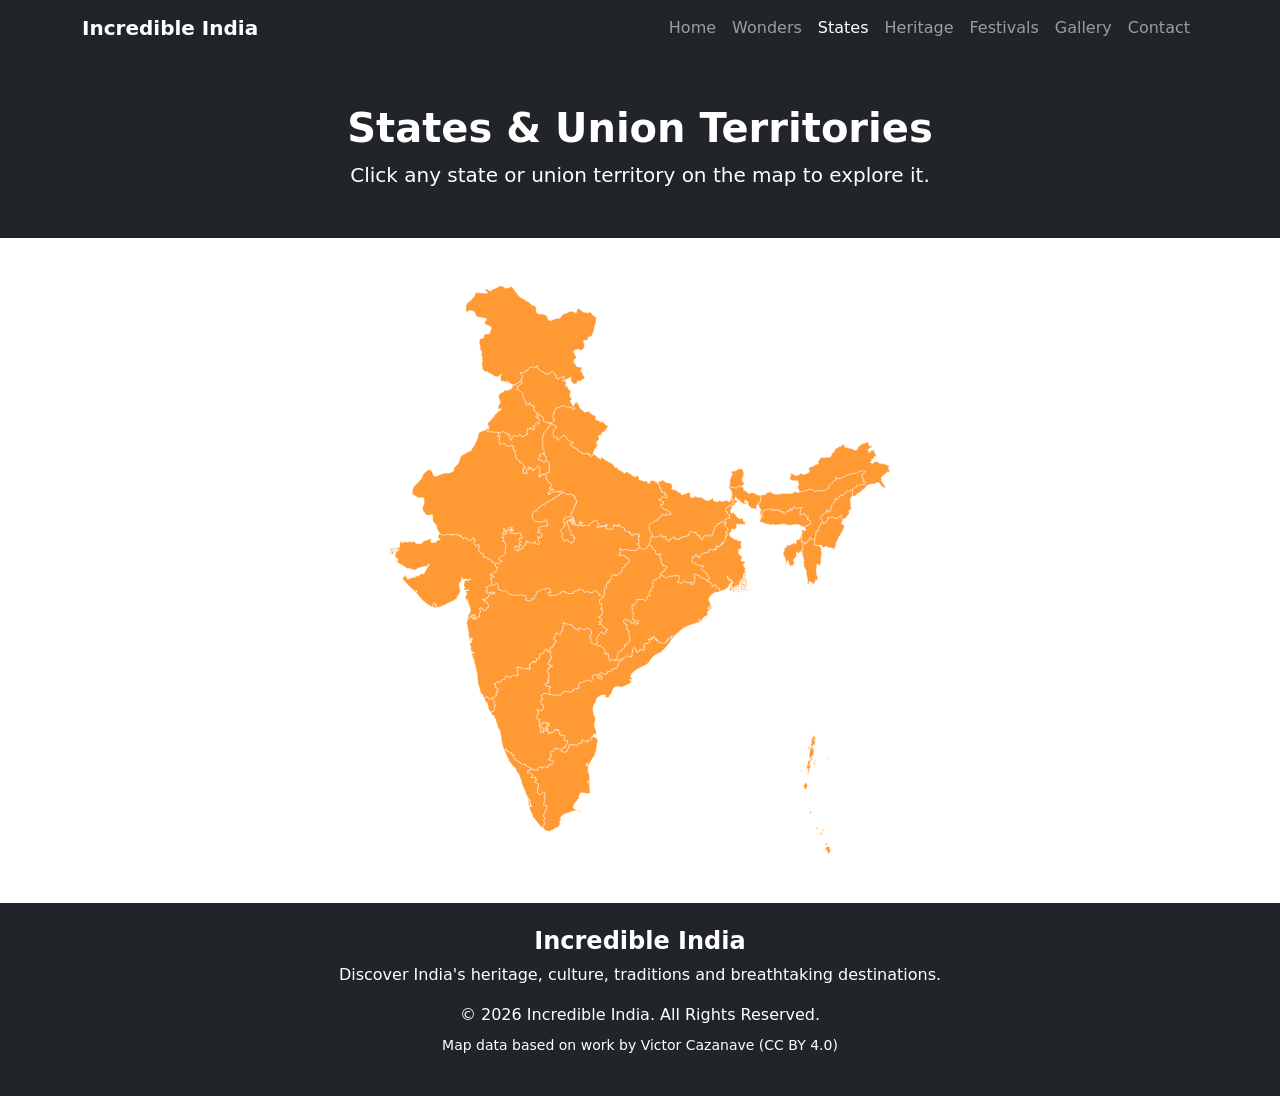
<file: states.html>
<!doctype html>
<html lang="en">
<head>
    <meta charset="utf-8">
    <meta name="viewport" content="width=device-width, initial-scale=1">
    <title>States of India | Incredible India</title>
    <link href="https://cdn.jsdelivr.net/npm/bootstrap@5.3.8/dist/css/bootstrap.min.css" rel="stylesheet" integrity="sha384-sRIl4kxILFvY47J16cr9ZwB07vP4J8+LH7qKQnuqkuIAvNWLzeN8tE5YBujZqJLB" crossorigin="anonymous">
    <link rel="stylesheet" href="./style.css">
</head>
<body>

<nav class="navbar navbar-expand-lg navbar-dark bg-dark sticky-top">
  <div class="container">
    <a class="navbar-brand fw-bold" href="index.html">Incredible India</a>
    <button class="navbar-toggler" type="button" data-bs-toggle="collapse" data-bs-target="#navbarNav">
      <span class="navbar-toggler-icon"></span>
    </button>
    <div class="collapse navbar-collapse" id="navbarNav">
      <ul class="navbar-nav ms-auto">
        <li class="nav-item"><a class="nav-link" href="index.html">Home</a></li>
        <li class="nav-item"><a class="nav-link" href="wonders.html">Wonders</a></li>
        <li class="nav-item"><a class="nav-link active" href="states.html">States</a></li>
        <li class="nav-item"><a class="nav-link" href="heritage.html">Heritage</a></li>
        <li class="nav-item"><a class="nav-link" href="festivals.html">Festivals</a></li>
        <li class="nav-item"><a class="nav-link" href="gallery.html">Gallery</a></li>
        <li class="nav-item"><a class="nav-link" href="contact.html">Contact</a></li>
      </ul>
    </div>
  </div>
</nav>

<!-- Page Banner -->
<section class="py-5 bg-dark text-white text-center">
    <div class="container">
        <h1 class="fw-bold">States &amp; Union Territories</h1>
        <p class="lead mb-0">Click any state or union territory on the map to explore it.</p>
    </div>
</section>

<!-- Map Section -->
<section class="py-5">
    <div class="container text-center">
        <div class="india-map-wrapper mx-auto">

<svg
	xmlns="http://www.w3.org/2000/svg"
	viewBox="0 0 612 696"
	aria-label="Map of India"
	class="india-map"
>
	<path
		id="an"
		aria-label="Andaman and Nicobar Islands"
		d="m 537.188,685.44148 -0.041,0.4695 0.768,0.30627 0.104,2.47542 1.258,1.84675 -0.71,-0.0232 0.661,0.93295 -0.574,0.18739 -0.437,0.94503 0.103,1.88201 -0.409,0.42617 -0.663,-0.49065 -0.502,1.30269 -0.461,-0.2156 0.224,-1.08911 -0.606,-0.31434 -0.121,-1.2503 -0.813,-0.73346 0.069,-0.77879 -1.076,-1.12336 -0.646,0.17933 -0.121,-1.96159 0.365,-0.27304 -0.4,-0.27001 0.64,-1.36616 0.994,0.0584 0.564,-0.57427 0.878,0.27505 0.092,-0.68006 0.86,-0.14307 z m -2.826,-4.29496 0.895,1.77017 -2.249,2.47845 -0.57,-1.39035 0.238,-1.31478 1.704,-0.4695 -0.018,-1.07399 z m -6.972,-12.28743 0.62,0.37378 0.054,0.95511 0.372,-0.12392 0.733,0.79995 -0.07,1.22108 -0.819,-0.73849 -1.384,0.38789 -0.288,-0.63372 0.323,-0.48259 -0.855,0.17027 0.198,-1.45785 1.116,-0.47151 z m 3.502,-0.0695 0.743,0.76973 -0.11,1.34098 -1.472,-1.19389 0.529,-0.85234 0.383,0.60853 -0.073,-0.67301 z m 0.656,-2.05731 0.291,1.85178 -0.652,-1.69864 0.361,-0.15314 z m -1.091,-2.2447 0.394,0.70928 -0.884,1.04981 0.947,1.26743 0.041,1.10422 -0.412,-0.27001 -0.465,0.31837 -0.158,0.77476 -0.325,-0.99943 0.426,0.0796 0.114,-0.58536 0.146,0.45237 0.247,-0.67099 -0.938,0.56621 0.092,-0.83824 -0.627,-0.64883 -0.116,-1.08809 1.518,-1.22109 z m -6.096,-0.7264 0.087,0.94704 -0.404,-0.51281 0.317,-0.43423 z m -2.282,-1.91123 0.359,0.19848 -0.356,1.48404 1.639,1.28758 -0.11,0.45942 -1.593,-0.57024 -0.756,-1.02865 0.157,-1.47599 0.66,-0.35464 z m -1.725,-2.48851 0.285,0.72439 -0.466,-0.2005 0.181,-0.52389 z m 11.976,-2.12381 0.554,2.22556 -0.33,0.0282 -0.08,0.96619 -0.144,-3.21996 z m -17.337,-14.22082 0.765,1.02563 0.632,-0.27504 -0.606,0.35464 0.105,1.13444 -0.86,0.46244 -1.209,-0.15818 -0.228,-1.89409 0.96,-0.0353 0.151,-0.86645 0.29,0.25187 z m -5.693,-35.18985 0.303,0.69114 0.034,-0.42113 0.553,0.46244 0.043,1.32486 0.571,0.30426 0.19,2.31624 -1.188,1.3984 0.616,0.72339 -1.181,1.43165 -1.64,-0.7798 -1.035,0.34255 0.738,-1.75809 -0.843,-1.12537 -0.088,-2.43411 0.448,0.45035 1.244,-2.15202 0.892,-0.62565 0.231,0.45942 0.112,-0.60853 z m 2.629,-13.08436 0.929,1.5727 -0.763,0.62868 0.924,0.42415 -0.055,0.36472 -1.862,0.51684 -0.434,-0.43927 0.123,-0.72237 0.751,-0.10478 -0.195,-1.47195 0.582,-0.76872 z m -0.926,-0.67402 -0.284,0.15415 0.186,-0.91783 0.098,0.76368 z m -7.918,-1.08407 1.085,0.17632 -0.019,1.31679 -1.158,-0.1481 0.092,-1.34501 z m 6.716,-0.23474 0.622,0.3093 -0.822,0.74252 0.2,-1.05182 z m 10.071,-5.13723 1.075,0.16624 -0.465,0.49972 -0.716,-0.34457 0.106,-0.32139 z m -1.074,-4.07532 0.271,-0.21158 0.564,0.52793 0.933,2.47844 -0.237,0.44733 -0.886,-1.45482 -0.543,0.0383 -1.023,-1.01455 0.826,-1.1556 0.095,0.34457 z m 0.412,-1.48405 0.074,1.27046 -0.647,-0.61256 -0.046,-0.72641 0.619,0.0685 z m 0.807,-1.15963 0.371,2.3918 -0.807,-0.65185 0.006,-0.67401 -1.081,-0.74958 0.615,-0.12695 0.421,0.57831 0.475,-0.76772 z m 0.855,-1.16466 0.553,1.47598 -0.427,1.26038 -0.784,-1.06593 0.658,-1.67043 z m -7.699,-0.52088 0.06,1.5052 0.968,-0.15717 -0.584,2.06436 1.288,0.63271 -0.452,0.56521 -0.476,-0.43625 -0.055,0.53498 0.673,0.36169 -1.042,0.80298 0.111,2.37769 0.468,-1.74801 0.792,-0.0836 0.084,0.74555 -0.687,4.25768 -0.257,-0.22467 -0.058,0.48561 -0.813,-0.3637 0.133,0.79189 -0.88,0.34759 0.156,0.61356 0.294,-0.32945 0.144,0.38285 0.739,-0.78081 -0.176,-0.57931 0.734,0.44632 -0.947,4.02394 -0.272,-0.63674 -1.076,-0.31937 0.008,-1.07601 -0.615,0.20452 -0.202,-1.21806 0.583,0.0897 0.174,-0.4433 -0.264,-0.31233 -0.496,0.35061 -0.418,-1.78427 -0.55,0.50173 -0.324,-3.01141 -0.489,0.20553 -0.198,-0.48058 1.023,-2.1097 0.51,1.2624 0.312,-0.20553 0.053,0.83421 0.144,-0.28009 0.264,-4.95991 1.616,-2.84819 z m 0.75,0.37277 0.37,-0.0131 -0.121,0.73346 -0.526,-0.0897 0.277,-0.6307 z m 3.455,-0.807 0.246,0.70021 -0.456,-0.22971 -0.099,0.44733 -0.164,-0.60853 0.473,-0.3093 z m 3.685,-0.13097 0.187,0.52994 0.404,-0.49267 -0.109,1.20698 -0.783,-0.54102 0.301,-0.70323 z m -2.854,-0.40401 -0.404,1.06996 -0.432,-1.22915 0.529,0.16423 0.161,-0.64379 0.146,0.63875 z m -3.45,-0.63271 1.278,0.37076 0.601,-0.27102 0.48,0.85134 -0.638,0.43221 0.453,1.08709 -0.71,-0.0554 0.088,0.85738 -0.591,-0.16523 -0.426,0.74152 0.215,0.5108 -1.001,0.93596 -0.534,-0.67401 0.644,-3.04566 -0.578,-0.18639 0.169,-0.60651 0.297,0.21459 0.359,-0.45639 -0.106,-0.54103 z m 22.254,-0.22568 0.744,0.70223 0.114,1.10321 -1.131,-0.17632 -0.248,-0.86644 0.521,-0.76268 z m -18.511,-2.01398 -0.482,1.18481 -0.272,-0.10982 0.235,-1.08406 0.519,0.009 z m -5.117,-8.89721 0.142,2.36661 -0.486,-1.68957 0.344,-0.67704 z m 3.934,-1.86588 0.482,0.0766 -0.353,0.58737 0.48,0.0252 0.547,1.64928 -0.418,0.71431 0.97,1.37624 -0.47,1.44375 0.217,3.1313 -0.76,0.34254 -0.021,0.31938 0.562,-0.0403 -0.893,0.51483 -0.017,0.81204 -1.764,-0.46949 1.351,2.31019 -1.306,0.3758 -1.274,-0.36774 -0.351,0.51584 -0.719,-0.0997 -0.439,-0.60551 0.168,-5.76087 -0.481,-0.23978 0.412,0.0141 1.029,-1.36013 -0.528,-0.48057 0.377,-0.63069 -0.465,-2.24672 0.291,0.36068 1.548,-1.94044 0.653,0.52189 0,0 0.628,-0.14911 0,0 0.544,-0.70021 z m -4.254,-1.63618 0.507,0.29217 0.034,1.9344 -0.425,1.01455 -0.541,0.11385 0.285,0.41105 -0.437,0.73447 -0.419,-1.68957 0.448,-2.16209 0.548,-0.64883 z m 6.511,-0.1078 -0.569,0.64379 0.07,0.69819 -0.646,-0.12996 0.163,-1.03974 0.261,0.42416 0.721,-0.59644 z m 0.475,-12.41236 0.326,1.0357 -0.216,1.94044 0.222,0.67603 0.337,-0.37076 0.198,0.32341 -0.326,0.51483 0.739,0.99642 -0.519,0.70726 -0.691,-0.90876 -0.617,-0.1743 -0.355,0.52692 -0.337,-0.67502 -0.412,0.35161 1.233,0.51483 0.063,0.93395 0.704,-0.11384 -0.007,0.49065 0.437,-0.28714 -0.721,2.016 0.056,2.10668 -0.648,1.12739 -0.797,-0.13904 0.185,0.47655 -0.837,-1.03369 -0.385,0.14709 -0.306,0.69517 0.771,1.08609 -0.548,0.53195 -0.113,-0.82715 -0.517,0.0494 -0.583,1.18884 0.388,0.95007 0,0 -0.628,0.14911 0,0 -1.021,-0.81909 -10e-4,-1.5314 0.505,-0.0242 0.143,-0.55815 -0.769,-0.1209 0.174,-1.53039 0.535,-0.14911 -0.256,-0.65689 0.785,-0.26396 -0.791,-0.29923 0.378,-1.79838 0.559,-0.44229 -0.669,-0.43121 0.413,-0.53196 -0.431,-0.16825 0.372,-1.40042 0.576,-0.23172 -0.5,-0.35867 0.518,0 0.343,-0.59241 -0.262,-0.89869 1.21,-0.65286 -0.25,-0.74756 0.989,-0.1743 0.506,0.35867 -0.023,-0.97626 0.467,0.67099 0.404,-0.67804 z m -0.285,-2.21549 0.251,1.06089 -1.069,-0.6055 0.818,-0.45539 z m 13.096,-26.52437 -0.617,1.4518 0.021,-0.82615 0.596,-0.62565 z"
	/>
	<path
		id="ap"
		aria-label="Andhra Pradesh"
		d="m 295.438,482.23741 -0.002,0.007 0,0 0.002,-0.007 z m 0.652,-0.0393 -0.389,2.49054 -0.753,-1.07903 -0.016,-0.80298 1.158,-0.60853 z m -0.652,0.0393 -0.122,-0.62767 -0.272,0.4433 -1.262,0.0977 -0.058,-0.73144 -0.901,0.58133 1.737,0.7667 0,0 -0.023,1.03873 0.454,0.14004 0.663,1.50017 -7.647,3.77106 -4.692,1.85681 -3.756,-1.06895 -3.105,0.36975 -2.669,1.33493 -2.599,5.73367 0.099,0.96921 -2.908,3.10007 -0.273,0.46546 0.384,0.87048 -0.948,0.83521 -3.03,0.41106 -0.866,-1.47094 0.261,-0.7788 0.373,0.006 -0.117,-0.58032 -2.482,-0.87249 -3.128,0.60651 -2.228,1.07097 -1.913,1.26945 -1.459,1.6402 -1.448,4.49646 -2.123,3.3872 -1.075,5.04353 1.396,7.50586 1.762,3.11215 -1.448,10.08303 2.407,6.52153 -0.174,3.87786 1.651,4.44205 -3.018,-5.51604 -0.564,-0.25692 -0.116,1.91022 -0.617,-0.62263 0.355,-0.61659 -0.401,-0.0776 -1.169,1.85077 2.315,2.12481 1.569,0.0363 1.581,1.4105 0,0 0.001,1.1425 -0.756,-0.42516 -0.956,-1.89007 -1.638,-0.0433 -1.73,-1.26642 -1.577,0.17228 -0.083,0.42113 0.891,0.17833 0.069,0.37378 -0.631,-0.0705 -0.22,0.60953 -0.702,0.17631 0.029,0.71936 -0.644,0.29217 0.441,0.65084 -0.587,0.82111 -1.556,0.70021 -1.065,-0.0191 -0.429,0.47957 -0.538,-0.44632 -0.687,0.65789 1.332,1.04982 -0.848,0.61457 -0.451,-0.57931 -0.714,0.31131 0.153,-0.57024 -0.476,0.0957 -0.1,-1.1294 -1.848,0.78685 -0.66,-0.46848 -0.271,-0.94604 -2.238,-0.27001 -1.136,0.44229 1.056,0.46748 -0.297,1.49009 0.529,-0.38084 0.197,0.28109 -0.5,0.17732 0.045,0.45338 -1.591,0.5249 0.142,0.71633 -0.976,0.70626 -0.849,-0.95309 -1.027,0.1219 -10e-4,0.68107 -0.615,0.41509 -0.758,1.66338 -1.751,-0.1471 -1.873,-1.34097 -1.365,0.1884 -0.438,0.70222 0.653,0.35464 -0.895,-0.0232 -0.123,-1.42964 -2.722,0.87753 -0.912,-0.23072 -0.182,1.11329 -0.893,-0.29117 -0.784,0.83925 0.691,1.28657 -0.439,-0.004 -0.916,3.18974 -0.762,0.57729 0.044,1.25333 -0.487,0.12694 -0.176,-0.51281 0,0 0,0 0,0 -0.114,0.0373 -0.358,-0.0363 -0.102,0.86242 -0.647,0.0222 0.041,0.96316 -1.911,0.1199 -1.63,-0.88257 -0.545,-0.83622 -1.561,0.22668 0.782,-0.72741 -0.137,-0.80398 0,0 0.428,-2.03716 1.298,0.005 0.886,-1.73995 0.689,0.70726 1.203,-0.11788 -0.275,-1.46087 0.738,0.11486 -0.133,-1.46792 1.11,-0.4564 -0.056,-0.62163 0.545,-0.33751 -0.402,-0.47957 1.263,-0.7939 -0.589,-0.66092 0.581,-0.36572 0.184,-1.24426 -0.457,-0.80499 -0.729,0.94402 -1.027,-1.12638 -0.749,0.20553 -0.241,-0.44632 -0.695,0.33147 -0.508,-0.35263 0.636,-0.26497 -0.884,-0.48964 0.746,-4.80576 -3.414,-0.19546 -0.93,0.66394 0.224,-1.28859 -0.7,-0.15616 -0.1,-0.54505 -1.57,0.28814 -0.469,-0.68308 0.12,-0.45741 0.865,0.0816 0.084,-0.55715 -0.512,-0.50173 0.697,-0.93798 -0.098,-1.37926 -1.516,-0.98936 -0.07,0.73144 -1.102,-0.18941 -0.406,0.89566 -0.444,0.005 -0.044,-1.30168 0.745,-0.28311 -0.243,-1.23519 -1.148,1.15157 -0.515,-0.73346 -1.438,-0.0796 -0.25,0.56722 0.447,1.03671 -1.082,0.53297 0.051,0.49669 -1.374,0.48259 -0.086,1.24527 -0.276,-0.6186 -0.666,0.19747 0.136,-0.54506 -0.442,0.0363 -0.809,0.44028 0.55,0.43624 -0.324,0.16926 -0.537,-0.3496 -0.828,0.58536 -0.762,-0.5914 -0.154,1.25534 -0.522,-0.45539 -0.092,0.58435 -0.695,0.0846 0.161,-2.61647 -1.021,-0.0473 0.332,-0.77477 -1.362,-0.22769 -0.826,0.4302 -0.274,-0.68006 -1.182,0.38385 -0.348,-1.1969 -0.467,0.72338 -0.138,-0.42617 -0.547,0.46042 -0.037,-1.24325 -0.441,0.37983 0.137,0.92488 -0.809,0.16422 0.803,0.61861 0.091,1.4246 -1.493,-0.134 -0.737,0.47554 -0.706,-0.70323 -0.313,0.83521 -0.395,-0.21157 -0.506,-1.54953 1.023,-1.70469 0.502,-0.0876 -0.114,-0.60853 -2.193,-2.09761 0.919,-0.91883 -1.005,-1.33897 -0.907,-0.0826 0.162,-0.6045 0.954,-0.14911 0.098,-0.50576 1.637,0.35766 -0.241,1.613 0.322,0.96921 2.039,0.23979 0.549,1.09212 3.478,-0.71733 0.843,0.91682 -0.114,1.85278 0.881,-0.0242 0.03,0.38487 0.744,-0.63372 -0.413,-0.58032 0.48,-0.70524 -1.151,-0.008 0.162,-0.82514 -1.197,-0.33651 1.45,-1.73994 -0.12,-0.32643 -0.946,0.48662 0.067,-0.61155 0.606,-0.11284 0.272,-0.77175 2.317,0.30931 -0.087,-2.61144 -0.87,-0.009 -0.259,-0.81305 -1.187,-0.32744 -0.223,0.64278 0.852,1.8004 -0.668,0.43524 -0.594,-0.82615 0.081,-0.84932 -1.667,-0.14709 0.033,-1.19086 -1.03,0.43423 -1.67,-0.5773 -0.842,1.08709 -0.143,1.60595 -0.623,0.0846 -0.538,-0.65286 -2.34,-0.0121 -0.271,-0.69316 0.528,-0.47251 -1.486,-1.13344 0.084,-0.94805 0.627,-0.50375 0.596,0.30326 0.046,-0.98634 0.62,-0.71835 -2.16,0.21258 -0.893,-1.1828 -0.583,-0.10075 -0.828,-1.60897 0.793,-2.87338 -0.371,-0.96821 1.432,-0.53598 0.329,-3.46982 -0.765,0.2821 -1.342,-0.40905 0.435,-1.01455 -0.216,-1.18784 0.475,-0.42113 1.67,1.34803 2.2,0.39796 0.395,-0.4171 0.967,0.008 -0.123,0.51584 0.792,0.11787 1.574,-2.61647 -0.459,-0.48158 0.536,-0.13601 0.01,-0.97425 -0.78,-0.59543 0.906,-0.82212 -0.34,-0.57729 -0.68,-0.0907 -0.12,-0.81406 -1.007,0.11788 -0.715,-2.46333 -1.193,-1.21202 0.032,-0.3355 1.145,0.13803 0.056,-2.91166 1.092,-0.41409 0.728,0.6045 0.184,-0.73849 -1.711,-1.64222 0.433,-1.93137 -0.871,-0.18841 0.915,-1.47195 1.622,-0.9007 2.208,-0.37378 5.454,0.80499 0,0 2.029,0.19847 1.101,0.76772 1.197,-0.21964 1.739,0.46345 1.853,-0.66696 2.39,0.79995 0.72,-0.93395 0.573,1.25333 0.961,0.37882 0.34,-0.47453 0.813,-0.001 0.321,-1.12135 1.213,-0.62364 0.391,-2.22858 1.247,0.0474 1.873,-1.13041 3.212,0.53599 1.212,-0.92791 2.023,1.57573 1.285,0.0655 1.287,-1.39136 0.028,-1.51326 0.525,0.0796 0.204,0.93697 0.792,0.1078 -0.105,-1.67345 0.42,-0.44532 2.207,-0.94704 3.049,0.62464 0.881,-0.49065 0.138,-5.86766 0.854,-1.16467 3.359,-0.45941 1.478,-1.04982 3.158,-0.69013 2.655,-1.478 0.74,0.85537 1.08,-0.16926 0.842,1.32183 1.174,-0.0927 1.879,-2.25578 0.456,-1.49815 -0.766,-0.85134 -0.867,-0.23575 0.375,-0.96417 0.76,-1.27247 1.842,-0.43927 1.01,-1.30673 0.4,0.69719 1.275,0.0554 0.82,1.19893 0.374,1.86084 0.825,0.35162 0.3,0.96014 0.56,-0.84629 1.107,0.7536 0.08,0.55413 2.228,0.59442 0.864,-0.54506 -1.037,-0.81103 0.218,-0.96921 0.456,-0.1068 -0.054,-1.15257 -1.944,-0.47554 -0.073,0.67401 -2.712,-1.16567 0.638,-0.95108 -0.455,-0.93193 0.588,-0.46043 0.533,1.1556 0.538,0.17127 0.753,-0.72942 0.291,-1.2634 1.341,-0.66092 2.02,1.10321 -0.357,0.71532 1.803,-0.20754 2.234,0.85335 0.552,-0.55211 0.24,-2.09358 0.9,0.008 -0.167,-1.21303 1.798,0.47353 1.157,-0.74857 2.434,-0.41106 0.393,-1.96865 1.792,0.0494 1.204,-1.55053 0.986,0.73446 0.917,-0.0977 1.628,-1.91526 0.167,-1.99081 0.466,-0.66696 -0.435,-0.44229 1.428,-2.15605 0.114,-0.84126 4.307,-2.33034 0.218,-0.45337 -0.722,-0.8997 0,0 0.895,-0.94201 3.155,-1.23418 1.526,-1.44979 2.84,0.31535 0.357,0.72842 1.346,0.68006 0.535,-0.1471 -0.006,-1.36415 0.648,-0.30225 0.16,0.53297 0.508,-0.0584 0.075,-2.24874 0.507,0.38184 0.159,-0.32139 -1.236,-1.23519 0.559,-0.4433 0.085,-1.11328 0.732,-0.1743 0.443,-0.71431 -1.227,-0.23576 1.047,-1.14754 -0.485,-0.90171 2.36,-2.80588 0.526,0.77678 0.502,-0.0484 0.147,1.53845 0.494,-0.0736 -0.389,1.06291 1.368,0.46043 0.226,0.49065 -0.729,0.87552 0.09,0.81103 0.966,0.91279 0.668,-1.2775 2.266,-0.98332 0.549,-1.40949 -0.357,-0.54707 0.48,-0.43524 0.958,0.65387 0.831,-0.0655 0.151,1.01354 0.854,0.34255 1.769,-0.73144 0.759,0.20251 0.102,-1.18784 -0.436,0.22366 -0.462,-0.56319 1.548,-2.06738 -1.19,-0.22065 -0.117,-0.44229 0.567,-0.41005 -0.962,-0.0433 0.074,-1.11933 0.825,-0.33449 1.716,-2.61848 1.439,0.66897 0.07,0.58335 0.3,-1.10523 0.978,0.19445 0.281,-0.72238 1.606,-0.23172 0.055,-0.70626 0.783,0.0282 0.314,-0.63472 -1.354,-1.49613 0.703,0.0796 -0.722,-0.74857 -0.351,0.88962 -0.496,-1.613 0.859,-0.44733 1.309,0.30426 0.977,1.12034 -0.146,-1.19691 0.546,-0.0151 0.07,-0.46345 -0.389,-1.075 0.29,-0.17933 0.427,0.54707 0.246,-0.25893 0.173,0.8866 -0.421,-0.0443 0.039,0.34859 0.752,0.12594 0.315,-1.5183 0.677,0.53297 0.537,-0.85134 -0.212,-0.7133 0.607,-0.7385 1.544,3.04264 0.548,0.10277 -0.365,0.5914 0.838,1.48605 0.717,0.23072 -0.848,-1.56666 0.994,-0.66394 1.74,4.20932 1.457,0.4836 1.827,-0.12392 1.146,1.27348 0.862,-0.0786 0.594,-0.60853 3.787,-0.35967 0.079,-1.65532 0.552,0.34759 0.191,-0.35766 -0.421,-0.35464 0.758,0.1219 -0.468,-0.41105 0.681,0.22467 0.661,-0.61055 -0.289,-0.54001 0.524,-0.63977 -0.534,-1.04074 1.184,0.72439 0.372,-0.88055 1.605,-0.97828 0.451,1.15459 0.524,-0.9279 0.875,0.0564 -0.007,-0.63775 -0.72,0.10075 -0.586,-1.05082 1.452,0.0443 0.08,-0.77376 0.776,0.12392 -0.173,0.70122 0.527,0.52491 0,0 0.878,0.54405 -3.728,4.32417 -0.604,1.85279 -1.844,1.75808 -2.297,3.46075 -4.825,4.53576 -0.023,0.93294 -8.484,4.31511 -3.07,2.10768 -0.901,1.5183 -2.5,2.32631 0,0.73447 -1.373,1.87595 -2.744,2.95298 -12.682,6.47518 -5.007,3.89498 -1.482,1.88201 -0.541,2.01499 -0.477,0.23072 0.151,0.96115 1.163,1.01657 0.89,-0.24886 -0.238,2.48751 -0.903,0.51383 z"
	/>
	<path
		id="ar"
		aria-label="Arunachal Pradesh"
		d="m 585.539,192.70394 0.586,0.92992 -0.057,0.84731 1.267,1.78327 1.034,-0.0161 1.469,-1.19893 0.621,0.70122 -0.973,2.05429 -1.803,0.26094 -1.561,1.57472 -1.49,0.40803 0.751,0.58737 0.722,1.56062 -0.829,1.21403 0.445,0.75663 1.713,-0.88458 2.06,-2.14496 1.865,-0.12795 1.871,-1.00045 -1,2.04522 0.212,0.68812 0.654,-0.135 0.39,2.08249 1.644,2.52781 -0.628,1.36315 -2.37,0.79894 0.447,1.1959 -1.382,1.22008 -0.568,-0.17128 0.119,0.72339 -1.089,0.0826 -0.606,0.63472 0.991,1.12135 -2.287,1.75808 1.174,0.64984 1.07,-0.19445 0.596,1.18683 0.491,-0.15415 0.742,-1.62811 1.087,0.0222 1.452,-1.06794 1.779,-0.0645 1.81,1.05082 0.488,1.13746 1.63,0.13601 0.971,-0.41912 0.571,0.97526 1.478,0.68611 2.011,-1.27449 1.703,1.68353 2.264,0.54304 2.48,1.80443 -0.774,0.0957 -0.687,0.79693 0.172,1.03369 -0.653,1.00951 1.376,0.16322 0.074,0.74051 0.798,0.35665 -0.776,0.90171 0.229,2.13187 -1.421,0.16321 -0.261,-0.96014 -1.092,0.4846 -3.224,2.75551 -0.127,1.03067 -1.421,0.0191 -1.053,1.83062 -0.752,0.10478 -0.936,1.10422 0.839,2.14798 -0.541,1.59386 5.44,7.69325 -0.53,0.80096 -0.792,-0.43423 -0.775,0.28512 -1.819,-1.3571 -2.282,-0.63271 -0.257,-0.6055 0.558,-0.4161 -0.103,-0.73346 -0.489,-0.1078 -1.243,-1.9344 -1.88,-0.62061 -0.282,0.35867 -1.812,-0.0907 -1.888,1.78025 -1.08,-0.43625 -4.949,0.65185 -4.142,2.0956 -2.098,3.37108 -1.236,0.7657 -1.45,0.001 -1.615,3.12928 -1.202,-0.53397 -1.294,2.09257 -1.649,-0.23475 -2.175,3.08194 -2.644,1.03369 -1.359,-0.7113 0,0 -0.449,-1.15156 0.601,-1.2221 -0.623,-0.25892 -0.136,-1.23016 -0.505,-0.33247 1.033,-0.61155 -0.803,-3.58065 0,0 1.104,0.29923 2.101,-1.75506 2.285,-0.72842 0.041,-1.83365 1.182,-1.30269 1.547,0.92287 4.526,-1.46792 1.134,-0.0584 0.701,0.73547 0.261,-0.68006 2.344,-1.79536 -0.85,-1.59789 -0.204,0.269 -0.38,-0.49468 -0.692,0.0443 -0.498,0.87753 -0.092,-0.89868 -0.445,0.63673 -0.377,-0.31131 0.842,-1.79435 -0.173,-1.11329 -0.868,-0.31635 -0.328,-0.86141 -0.776,-0.4836 0.3,-0.60551 -0.482,-0.55311 0.377,-0.37278 -0.801,-1.01958 0.62,-0.25893 -0.153,-0.38386 0.893,-1.21 2.18,-1.85077 1.05,-1.92936 -3.173,-0.21057 -4.587,0.46547 -1.901,1.80443 -2.755,0.94402 -1.42,-0.69114 -5.971,2.28601 -3.568,0.83622 -0.449,0.85234 -0.922,0.12896 -0.825,0.74756 -1.393,-0.0151 -0.144,0.4161 -4.663,2.17518 -0.602,-1.07399 -1.329,0.62364 -1.455,-0.65185 -0.46,0.25893 -0.498,-1.12638 -0.86,0.7123 0.949,1.26441 0.054,0.82413 -2.132,1.05283 -2.016,2.70614 -2.185,1.62509 -3.313,3.71767 0.569,0.42012 0.2,1.04478 -1.31,0.29922 -2.023,2.14799 -3.903,0.7657 -2.96,-0.58133 -6.879,1.09213 -2.126,-1.1153 -0.023,-0.48058 -0.926,-0.54203 -4.469,-0.72641 -0.416,0.4705 0.133,0.73145 -1.26,0.60248 -2.63,-0.0333 -1.253,0.87149 -0.977,-0.21863 -1.605,0.7788 -3.528,0.2025 0,0 -0.095,-2.67994 -1.456,-1.34501 -0.218,-2.2981 0.97,-1.44576 -0.63,-1.01555 1.299,-0.0584 0.397,-0.43524 -1.294,-0.93596 -0.091,-1.72181 -0.748,-1.88201 -1.661,0.45237 -1.599,-0.50778 -2.993,0.27706 -0.627,-0.7657 -0.893,0.42617 -1.688,-2.1369 0.196,-0.78786 -0.385,-0.59442 1.382,-1.71879 0.332,-1.40345 -0.24,-0.84529 -0.614,-0.47453 -0.698,0.13098 -0.451,-0.9541 2.47,-0.0645 0.997,1.06694 2.4,0.0695 0.761,1.74095 1.218,0.51785 1.363,-1.30168 1.498,0.25792 3.244,-2.36863 1.123,0.0252 1.088,1.89006 1.336,-0.39796 0.566,-0.64177 1.006,0.44632 0.972,-0.90675 1.243,0.48561 0.928,-1.34098 1.343,-0.53598 1.471,-2.12078 -1.602,-1.74398 0.503,-1.49815 2.358,-1.81954 0.561,0.71935 1.441,-0.77577 1.45,-1.36213 0.75,0.73849 0.699,-0.76973 -0.212,-0.9551 4.089,-0.72742 0.263,-1.59688 -1.023,-0.93697 1.953,-1.54752 0.614,-1.46691 -0.113,-0.79593 0.582,-0.20955 0.193,-0.76167 2.276,-0.85738 0.598,0.53599 0.354,-0.7254 0.895,0.60047 1.805,0.0272 2.334,-0.75462 0.913,0.4967 1.441,-0.93093 1.719,0.85234 1.576,-2.48247 -0.338,-0.54505 0.202,-1.03067 3.354,-2.71823 1.247,-3.10309 1.528,-1.53845 1.448,-0.10679 0.322,-0.90373 1.233,-0.88055 2.652,-0.0504 1.472,-2.87943 1.735,1.06593 1.388,1.52031 0.432,1.83869 1.545,-0.47252 3.161,1.2896 -0.529,-1.01858 2.111,0.70222 0.489,0.66092 2.7,0.15415 0.33,1.25332 3.007,0.56521 0.925,-0.0685 0.6,-0.8201 0.279,-1.66137 1.057,0.28009 -0.191,-2.05127 1.007,-0.0957 0.271,-1.05485 0.823,0.28915 2.922,-2.56408 0.394,0.4826 1.766,-1.32688 1.597,0.21158 2.584,-1.94347 z"
	/>
	<path
		id="as"
		aria-label="Assam"
		d="m 453.917,283.49453 0.206,1.29161 -0.521,0.29318 0,0 0.315,-1.58479 z m 46.843,-31.55783 3.527,-0.20351 1.605,-0.7788 0.977,0.21863 1.253,-0.87149 2.63,0.0343 1.261,-0.60248 -0.133,-0.73145 0.415,-0.4705 4.47,0.72641 0.926,0.54203 0.023,0.48058 2.126,1.1153 6.879,-1.09213 2.96,0.58133 3.902,-0.7657 2.023,-2.14799 1.31,-0.29922 -0.199,-1.04478 -0.569,-0.42012 3.313,-3.71767 2.186,-1.62408 2.016,-2.70614 2.132,-1.05384 -0.054,-0.82413 -0.949,-1.26441 0.86,-0.7123 0.498,1.12638 0.46,-0.25893 1.455,0.65185 1.329,-0.62364 0.602,1.07399 4.663,-2.17518 0.145,-0.41711 1.393,0.0161 0.825,-0.74756 0.922,-0.12896 0.449,-0.85133 3.567,-0.83723 5.972,-2.28601 1.42,0.69114 2.755,-0.94402 1.9,-1.80443 4.588,-0.46547 3.173,0.21057 -1.05,1.92936 -2.181,1.85077 -0.893,1.21101 0.152,0.38285 -0.619,0.25893 0.801,1.01958 -0.377,0.37278 0.481,0.55311 -0.3,0.60652 0.776,0.48259 0.328,0.86141 0.867,0.31635 0.174,1.11329 -0.843,1.79334 0.377,0.31132 0.445,-0.63674 0.092,0.89869 0.498,-0.87753 0.692,-0.0443 0.38,0.49468 0.204,-0.269 0.85,1.59789 -2.344,1.79536 -0.261,0.68106 -0.701,-0.73547 -1.134,0.0584 -4.526,1.46893 -1.547,-0.92287 -1.182,1.30269 -0.041,1.83365 -2.285,0.72842 -2.102,1.75506 -1.104,-0.29923 0,0 -1.789,1.79032 -1.856,0.97727 -0.747,0.16826 -1.204,-0.79693 -0.878,0.46244 -1.759,2.97211 -2.42,1.72585 -1.22,0.32844 -0.506,-0.48461 -0.617,1.13344 -0.62,-0.46647 -1.614,0.96518 -0.114,0.807 -1.143,0.49569 -0.177,1.92432 -1.012,0.55513 -0.725,1.07097 -0.474,-0.41811 -0.086,-1.95454 -0.273,0.12392 -1.888,2.30515 -0.23,2.72327 -1.413,0.4171 -2.16,3.58165 -0.287,2.35049 -0.759,1.52434 0.514,2.04522 -1.33,0.74656 -0.694,0.97324 -0.846,-0.3899 -0.974,1.12537 -0.334,-0.74454 0.388,-1.478 -0.53,-1.31377 -0.443,0.69215 -1.344,0.62868 0.373,1.41755 -2.768,2.04622 -1.536,2.42706 -1.515,0.58334 -2.005,1.96865 1.343,1.9213 1.381,0.68409 0.342,1.27247 -0.551,0.82816 0.463,0.81003 0,0 -1.785,1.46994 -1.108,3.47788 -0.652,1.10824 -0.763,-0.0393 -0.405,0.71431 0.284,1.56062 -0.47,0.28915 0.278,0.46244 -0.506,0.96014 -0.668,0.48159 0.004,1.04477 -0.93,0.4967 -0.634,-0.69417 -0.27,0.23273 -0.054,1.56767 -0.656,0.72842 0.604,0.80801 -0.613,1.8266 0.661,0.29217 -0.961,0.2015 0.242,0.31635 -0.772,1.478 0.071,1.97772 -0.81,0.18235 0,0 -1.356,0.17833 -0.506,-0.39998 -0.133,0.42517 -0.886,-0.11586 -0.71,0.50072 -1.334,-3.29653 -1.561,3.82547 -1.391,0.50979 -0.266,1.82559 -1.275,0.17127 -0.4,1.57472 -0.956,0.3496 -0.104,0.47957 -0.927,-0.25389 -0.298,-2.31624 -2.632,0.0312 0,0 -1.754,0.0564 1.249,-2.99328 -0.867,-1.86689 -0.002,-1.0075 0,0 0.417,-3.52825 0.991,-1.83365 -1.209,-3.75796 1.212,-0.48259 1.948,1.62006 0.855,-0.0504 0.353,-0.58133 0.893,0.0746 0.271,-0.70122 -0.323,-1.1556 -0.432,0.27505 -0.348,-0.25389 0.453,-0.0846 -0.275,-0.44128 -0.672,0.0826 -0.054,-1.3712 0,0 0.782,-0.12292 0.44,-1.64222 1.228,0.19546 -0.383,-0.93597 2.03,0.51685 0.947,-1.37523 2.879,-0.9803 -0.832,-0.69517 0.576,-0.83119 -0.163,-1.09817 -0.499,-0.0635 -0.492,-1.06795 -0.396,0.14609 -0.929,-0.97828 -0.286,0.15717 -0.122,-0.58032 -0.945,0.43625 -0.229,-1.28053 -0.643,0.0977 1.617,-1.6261 0.184,-1.27348 -1.065,0.80902 -0.629,-0.0705 -0.312,-1.19893 -1.171,-0.25389 -0.759,-1.3853 -0.697,-0.19848 0.021,-0.94201 -1.007,-0.51483 -1.078,0.65991 -2.189,0.20956 -1.429,1.03168 -0.159,-3.28041 0.56,-1.33897 0.955,-0.85939 -1.294,-0.11083 -0.153,-0.76973 2.951,-3.13533 -1.176,0.38688 -1.316,-0.39594 -0.945,0.78484 -1.681,0.30527 -1.293,-0.19143 -1.443,0.96922 -1.088,-1.22915 0.118,-1.06392 -1.183,-0.49065 -1.843,1.39035 -0.231,2.45426 -1.065,1.13545 -1.218,-0.80499 0.562,-0.58133 -0.122,-1.34299 -1.179,-0.24986 -1.553,2.62252 0.622,-0.0685 -1.185,1.2231 0.691,0.0876 0.459,-0.51785 -0.09,0.3909 -1.696,0.74253 -0.534,-0.31938 -1.786,0.37076 -1.213,2.14093 -1.083,0.54707 -0.668,-0.14306 -0.253,-1.0891 0.347,-1.92735 -2.788,0.90071 -0.28,-0.19848 0.6,-0.55312 -0.616,0.0887 -1.012,0.61861 0.596,-1.53341 -1.293,0.0201 -0.518,-1.40849 -0.562,0.10277 0.067,0.69618 -0.756,-0.89667 -0.968,0.31635 -0.563,-0.32542 -0.666,1.02362 -0.785,-0.1612 0.144,-0.98231 -1.284,0.15213 -1.282,1.21101 -0.383,-0.31232 0.471,-0.58737 -0.975,-0.52189 -1.463,1.48203 0.458,-1.44173 -1.196,-1.33493 -1.019,0.61155 -0.673,-0.58636 -0.66,0.0897 -0.851,0.83925 -2.969,0.69819 -1.337,-0.39191 -2.385,1.92633 0.36,0.30628 -0.285,0.43625 -1.334,0.52087 0.223,1.16568 -0.455,0.69618 -0.855,0.22265 2.61,3.09101 -3.081,1.34803 0,0 0.316,-1.99082 -1.059,-2.03917 0.187,-1.1828 -0.608,-1.13444 1.588,-2.87439 -0.814,-0.14508 -0.209,-0.40804 0.71,-0.28411 -0.75,-0.80096 0.004,0.68711 -0.352,-0.0907 -0.396,-1.27147 -0.547,0.0574 0.534,-0.4836 -0.124,-0.66595 -0.805,-0.53498 0.242,-0.4302 -0.414,-0.6579 -0.673,-0.24381 0,0 0.322,-0.20956 -0.823,-0.32946 0.778,-0.54304 -0.728,-0.11586 0.659,-0.49065 -0.501,-0.74051 0.427,0.269 0.257,-0.2962 -0.411,-0.81003 0.854,0.38285 -0.17,-0.7526 0.635,-0.22064 0.024,-0.5239 1.576,-0.73044 -0.219,-0.42818 -0.409,0.14709 0.907,-1.48505 -0.376,-0.65386 0.195,-2.11273 0.325,-0.1491 -0.429,-0.91884 0.404,-0.61256 -0.406,-1.27448 0,0 0.113,-0.77981 1.997,0.32442 3.941,-0.74555 0.893,-0.36874 -0.098,-0.91985 0.645,-1.03369 1.814,0.12896 1.121,-1.12638 1.144,-0.13601 3.145,2.37164 3.189,0.78585 7.153,-0.27908 0.893,-0.94704 3.469,0.34758 1.549,0.59543 1.508,-1.31377 1.768,1.076 2.742,-0.74151 1.329,0.38083 2.4,-1.10422 1.169,-1.45784 0.826,-0.0494 1.849,1.36113 1.255,0.25187 0.909,-0.31635 0.403,-0.77477 z"
	/>
	<path
		id="br"
		aria-label="Bihar"
		d="m 416.975,260.26064 0.017,0.0796 0,0 -0.017,-0.0796 z m -83.434,-22.94171 0.695,-0.0735 -0.041,0.73144 1.192,0.38487 0.057,0.63976 0.955,-0.22568 0.83,1.60091 6.826,1.08608 1.487,2.91268 -0.348,2.81293 -0.661,1.13545 2.388,1.05082 0.332,-0.35061 0.438,0.51785 0.757,-0.55916 1.293,1.17071 1.482,0.21964 0.336,0.47654 -0.225,0.56521 1.939,0.68913 -0.796,0.73547 3.627,-0.26296 -0.389,1.28557 0.694,1.2503 2.597,0.40602 1.534,-1.16869 0.964,0.21661 3.789,-2.11574 2.095,1.79334 -0.044,3.3187 1.783,1.21504 0.701,-0.16423 -0.025,0.96418 2.057,-1.05082 0.256,-0.88761 1.427,-0.36068 2.304,0.88559 -0.049,0.52692 1.174,-0.19243 0.525,0.6176 0.731,-0.67301 1.564,-0.0584 4.5,1.90417 0.598,0.96619 3.364,1.75405 0.716,-0.85335 1.425,0.46244 1.27,-0.53901 -0.049,-0.56419 0.799,-0.0826 0.06,-0.63774 1.729,-0.35867 0.619,-1.29363 0.564,0.0353 0.411,3.17563 1.489,1.08205 1.961,-0.16522 0.202,0.87249 0.975,0.0584 0.597,0.55211 0.584,-1.41049 2.046,-0.75664 2.918,1.39237 0.961,-0.2952 0.542,-0.9813 1.171,0.64681 0.685,-0.1078 0.488,-1.33091 1.234,0.76671 0.826,-1.17676 0.81,1.60394 1.357,0.60248 0.13,0.64379 0.674,0.002 0.097,-0.63473 1.261,-1.07097 0.183,-2.30011 0,0 0.822,0.57729 0.479,-0.6186 1.318,-0.34255 0.045,0.46043 -1.138,0.97929 0.309,0.43523 0.68,-0.0997 0.058,0.68208 0.814,0.59442 -0.784,0.65084 0.15,0.43524 0.627,-0.13601 0.509,0.63775 -1.625,1.69058 -1.461,0.67502 -1.563,1.80241 -0.678,-0.0463 -0.51,0.8604 -1.026,-0.25994 0.085,1.65028 -0.633,-0.0725 -0.142,0.3617 -0.381,-0.51483 -1.482,1.08608 -0.255,2.54393 -0.548,0.54405 0.399,0.94805 1.843,0.45942 -0.576,0.54002 0.568,0.32139 -0.252,1.04981 0.71,-0.0363 0.599,1.08709 1.834,0.79391 -0.272,1.25131 0.392,0.0927 -0.696,1.06794 0.308,1.16769 0.776,0.76268 -0.051,0.54405 -0.896,-0.13098 -0.42,-0.56319 -0.068,0.37983 -0.368,-0.19949 -0.013,-0.51583 -1.256,-0.26498 -0.566,0.74152 -0.414,-0.27202 -0.33,1.17575 -0.62,0.0191 -0.526,0.70625 -0.572,-0.2428 -0.466,0.91984 0.139,0.62868 0.484,0.13299 -0.102,0.92387 1.518,1.26844 -0.705,1.0075 0.29,0.81305 -1.027,-0.49267 0,0 -0.09,-0.59543 -1.581,-0.23676 -0.495,-1.24627 -1.616,-0.0292 -0.562,-0.85839 -0.684,0.40502 -0.161,1.14451 -1.219,-0.31434 0.297,0.75865 -0.482,0.50073 -0.011,1.07096 -1.682,-0.76166 -0.459,0.52087 -0.972,-0.41811 -0.678,3.10108 -0.849,-0.38386 -0.82,0.3768 -1.352,1.51125 0.237,3.20787 -0.149,0.62868 -0.765,0.0665 -0.752,0.76973 0.379,0.48058 -0.967,4.49545 -2.52,-0.83219 -0.67,1.29866 0.273,1.10422 -0.728,-0.65991 -0.456,0.38889 -0.368,-0.41005 -0.769,0.0846 0.115,-0.69014 -0.601,-0.58334 -0.55,0.0413 -0.403,0.97324 -1.323,0.35061 -1.37,-1.02563 -1.177,1.61602 -0.858,0.39897 -0.358,2.1369 -0.477,0.0715 -0.285,1.22612 -0.767,-0.24281 -1.357,-1.48606 -1.499,-0.42214 0.697,-1.07097 -0.176,-1.14754 0.394,-0.59543 -1.229,0.18941 -0.979,-0.82816 -0.469,0.61357 -1.291,-0.42416 -0.186,-2.34545 -0.793,-0.94906 -0.994,0.11485 0.241,-0.88357 -2.099,1.09615 -1.519,-1.57472 -2.104,0.0312 -0.848,-0.54808 -0.84,2.52277 -0.986,0.60853 0.317,2.42605 -1.845,-0.48662 -0.173,0.87249 -0.659,-10e-4 -0.388,0.93898 -0.666,-0.6045 -4.27,0.55413 -0.012,0.67905 -2.748,0.79189 0.392,0.76973 -1.674,1.15761 -0.502,-0.17429 0.224,-1.22411 -0.479,0.57024 -1.316,0.0665 -0.458,0.83521 -1.476,0.0887 -0.374,-2.08955 -0.958,0.23677 -0.037,-1.35912 -0.781,-0.41408 -2.437,1.68554 -0.433,1.44274 -1.796,-0.4292 -0.141,0.65387 -0.925,0.17732 0.083,0.8473 -0.669,1.20598 -0.817,-1.18784 -0.776,0.16724 0.106,-0.63976 -0.844,-0.70323 -0.97,-0.14105 -0.436,-0.63674 0.321,-0.17832 -0.779,-0.45237 0.021,-0.69014 0.674,-0.50677 -0.699,-1.45784 -0.497,0.0403 0.228,0.28411 -0.48,0.48763 -0.464,-0.51685 -0.366,0.41509 -0.611,-0.46546 -0.323,0.18941 0.134,0.84629 -0.695,-0.68912 -0.126,0.81808 -0.633,0.54002 -1.319,-3.01745 -1.142,-0.59442 -1.334,2.07846 -1.266,0.34658 -3.168,0.64379 -4.574,-0.50878 0,0 0.904,-2.28702 -0.918,-0.58838 0.339,-0.68107 -0.69,-0.56722 -0.019,-0.7395 -0.56,0.10478 -1.389,-1.17575 0.075,-1.12941 -0.762,-0.86745 -0.212,-3.23507 -0.538,-0.15818 0.82,-2.47542 -0.461,-1.32486 0.299,-0.40703 0.809,-0.18739 0.44,-0.9803 1.068,-0.0625 1.657,-1.52334 0.517,0.22064 1.219,-0.49568 0.583,-0.89265 0.812,-0.0776 -0.288,-0.16523 0.405,-0.41106 0.197,0.23072 0.596,-0.56723 0.616,0.52693 0.784,-0.53599 -0.104,-0.47957 0.921,-0.12292 -0.589,-0.67401 0.856,-0.18135 1.38,-1.97066 3.338,-1.83869 -0.144,-1.35105 0.519,-0.5773 1.126,-0.24683 0.965,0.64177 0.18,0.78585 1.731,0.18941 -0.042,-0.36371 0.732,0.1209 0.267,-1.69058 1.019,-0.0957 0.458,1.14552 0.982,-0.3496 0.829,0.85235 0.758,-0.15113 0.236,-0.9813 -0.094,0.78383 0.438,0.20452 0.069,-1.21907 1.569,0.1884 -0.629,-0.7526 0.412,-0.77879 -1.334,-1.01153 -0.618,0.0746 0.035,-1.01153 -2.205,-0.34255 -0.314,-0.90775 -1.191,-0.65286 -1.152,0.28814 -1.979,-1.2503 -0.745,0.21157 0.021,-0.7929 -1.595,-1.65934 -0.879,-0.0736 -0.647,-1.0619 -0.139,-2.23362 1.42,0.45538 0.704,-0.95208 0.97,0.37479 0.469,-1.66439 -0.217,-1.33291 -2.079,-0.24583 -1.278,-1.49916 -0.607,0.32441 -1.667,-0.36672 -0.002,-1.58983 1.263,0.22265 0.243,-0.54707 1.541,-0.27102 0.728,-1.31679 -0.016,-1.01455 3.986,1.02059 2.977,-0.65185 -0.255,-1.03369 -1.603,-0.30628 -0.578,-1.62006 -1.061,0.5632 -0.28,-0.2408 -0.196,-0.41307 0.579,-1.21303 -0.234,-1.2634 -0.667,-0.2015 -0.844,0.85738 -0.78,-0.4977 0.192,-0.75059 -0.842,-0.31131 -0.222,0.55714 -0.796,-0.34255 -0.091,-0.94402 -0.477,-0.2559 0.455,-0.45237 -0.122,-1.9485 -1.048,-0.56319 0.627,-0.63271 -1.702,0.0584 0.824,-2.53285 -0.509,-0.81708 -1.183,-0.57528 0.58,-1.05586 -0.188,-0.49972 -1.299,0.33348 -0.538,-0.27303 0.619,-0.66595 0,0 1.045,-0.78686 -0.694,-0.18034 -0.104,-0.86443 1.318,-0.49368 2.013,0.37278 1.427,-1.31982 0.048,-0.64682 0.423,0.0826 z"
	/>
	<path
		id="ch"
		aria-label="Chandigarh"
		d="m 180.729,161.12496 -0.533,0.403 -1.425,-0.64883 -0.746,-1.56565 1.438,-0.95209 0.208,0.53801 0.562,-0.21359 -0.063,0.46949 0.734,0.0665 0,0 z"
	/>
	<path
		id="ct"
		aria-label="Chhattisgarh"
		d="m 316.874,316.83966 2.131,0.404 0.466,0.94806 1.238,0.32743 0.755,2.9832 0.698,0.31736 -0.313,0.49166 2.81,0.97022 0.711,1.51024 -0.307,1.65431 1.259,1.90115 3.357,0.8342 0.055,-1.35911 1.447,-0.22669 0.328,2.015 -1.113,2.03212 -0.077,1.69562 0.852,0.64882 0.772,-0.4846 0.562,1.00649 -0.765,4.37153 2.004,1.29765 0.388,2.67994 0.878,-1.36314 0.569,1.07702 1.137,-0.28311 0.15,0.62868 1.925,-0.31434 0.387,0.82715 -0.401,1.69058 -0.845,0.11284 -0.926,2.18728 -0.65,0.009 -0.603,0.6327 -0.1,1.50621 -1.481,0.78383 -1.455,-0.0484 -1.577,1.52132 -0.053,1.10624 0,0 -0.469,-0.0272 -0.084,0.45035 1.371,0.86444 -0.782,2.18727 -2.997,0.54204 -2.266,2.28802 -1.252,-0.0605 -0.989,0.47353 -1.813,2.73434 0.862,0.86746 -1.297,0.22971 -0.068,2.07746 0.381,0.70827 0.987,0.48259 -0.606,0.88055 0.272,0.63774 -1.116,0.26397 0.112,0.85839 -0.954,-0.46547 -0.498,0.71835 0.355,0.92992 -1.348,1.50218 1.357,1.11429 -0.666,0.45942 -0.241,-0.9944 -1.267,0.82413 -0.965,2.64266 0.327,1.16165 0.911,1.00346 0.186,1.14855 -0.583,0.19143 -2.193,-0.78988 -0.333,1.41049 0.428,0.60148 -1.177,0.57327 -0.591,2.80285 -1.471,0.77477 -1.659,-0.40099 -1.77,-1.27247 -1.607,0.59443 -1.398,-0.21359 -0.495,0.43322 -0.765,-0.46042 -2.435,0.23273 0.19,1.06895 -0.747,0.68913 0.271,0.77678 -1.452,2.1369 -1.408,0.85234 -0.558,1.7873 -0.911,-0.0594 -0.295,-0.807 -1.148,-0.48058 -0.24,2.81192 0.693,3.01343 -0.925,1.5727 1.182,0.98533 0.159,1.28255 0.46,-0.46446 0.4,1.06291 -0.741,2.01902 0.742,1.17474 -0.505,0.43423 0.178,1.36919 -0.726,1.28859 0.25,1.89712 4.343,1.65028 0.7,-0.32139 1.585,0.21862 -0.146,2.16209 0.356,0.50174 -0.31,0.88659 -1.193,0.12594 -1.27,1.21101 -0.289,-1.14451 0.466,-0.93899 -3.164,-0.85839 -1.121,0.47352 -1.033,1.1546 -2.278,-3.74789 -1.092,0.44632 -2.524,-1.60293 -0.701,0.88962 -1.739,-2.05832 -1.566,1.478 -0.612,1.91828 0.258,0.93697 2.318,1.18784 0.414,1.31478 1.668,0.2821 -0.466,1.76312 0.179,3.68039 -0.496,0.81808 1.458,-0.17832 0.571,1.91122 1.334,0.14004 -0.35,1.14754 -0.534,0.0897 0.886,0.93798 -0.658,1.20396 0.566,2.36761 -0.398,0.71835 0.837,0.19948 0.259,0.59745 -0.377,0.67301 0.649,1.01253 0.302,2.30818 -1.398,0.33549 -0.243,2.3112 -0.671,0.73749 -0.998,0.0403 -0.059,0.9682 -0.939,-0.14911 -1.383,0.62465 -0.424,1.36717 -1.299,-0.47654 0.063,0.64983 1.385,0.75865 -0.16,0.60954 -0.801,-0.11284 -0.247,0.79189 -0.814,0.33952 -2.006,2.24874 -0.36,1.45684 -1.818,0.134 0.013,0.62263 -1.367,0.21661 -1.37,0.93093 -0.485,1.66237 0.373,0.58435 -0.292,1.43165 -0.728,1.40848 0.072,1.2896 -0.839,2.07242 -0.908,-0.20251 -0.186,1.72987 0,0 -2.741,-0.1219 -1.977,-0.89164 -1.8,1.46087 -0.861,-0.0756 -1.852,-6.41876 0.622,-1.9213 -2.338,0.78182 -0.289,-1.43266 0.404,-0.21259 -0.794,-0.5924 -0.663,1.49714 -1.326,-0.1199 -0.027,-1.03973 1.148,-0.77779 -0.911,-1.06291 -0.593,-1.78226 0.215,-0.57629 -0.744,-0.2287 0.165,-0.36875 -1.007,-0.80096 -0.379,-1.02966 -3.124,-2.41598 -2.964,0.92186 -1.556,-2.91065 0,0 -0.531,-0.92489 0.72,-0.11284 1.506,-1.30873 -1.692,-2.32329 0.001,-1.29766 1.139,-1.94145 0.057,-1.47799 1.294,-1.05385 -0.07,-1.11328 1.124,-0.48662 0.808,-1.64424 1.931,-1.46288 0.885,2.0825 1.293,-0.4292 0.349,0.95511 1.27,-0.0725 2.005,-1.64625 -1.194,-1.46289 2.179,-0.86745 -0.272,-1.18683 -0.705,-0.22467 -0.372,-0.74454 -1.281,-0.12594 -0.951,-0.89164 -1.343,-0.0866 0.188,-1.78025 -2.641,-1.83465 0.058,-0.99541 -1.534,-0.11989 0.187,1.16467 -0.537,-0.4564 -1.209,-0.0373 0.06,-0.4836 0.714,0.13299 1.378,-1.3037 -0.31,-0.672 -1.57,-0.15616 -0.029,-0.59241 0.783,-0.45035 0.77,0.55513 0.835,-0.0685 0.527,-1.25635 0.013,-1.75203 -0.121,-0.98534 -0.887,-0.64882 -2.181,-0.11486 -0.164,-0.41912 0.586,-0.61256 -0.65,-1.15056 2.677,-0.62364 0.654,-0.83219 1.585,-0.59946 -0.665,-1.38531 0.76,-4.66169 -1.151,-0.19142 -1.16,0.61155 -0.635,-0.71633 0.545,-0.84126 1.518,-0.64984 -0.724,-1.83263 -0.077,-3.78013 -1.806,0.0403 -0.667,-1.73995 0.495,-0.60853 -0.294,-1.3581 0.502,-1.70267 3.726,-1.73894 0.788,-1.08205 -0.343,-0.73145 0,0 1.542,-3.18167 -0.439,-2.58625 0.194,-2.82099 0.512,-1.04175 1.428,0.23676 0.429,-1.29463 0.102,-2.956 -0.379,-0.47856 0.572,-0.0927 1.362,-3.57964 0.831,0.13904 0.27,1.2372 0.747,-0.0715 0.096,-0.80096 -0.688,-0.40199 0.941,-0.40904 0.076,-2.18526 1.366,-0.39696 0.61,-1.08003 -0.08,-3.32575 1.467,-1.11329 0.802,0.8735 1.195,-1.08507 0.596,0.40199 0.397,-0.96619 1.169,0.43121 0.373,1.45281 0.583,-0.86141 0.494,0.27001 -0.209,-0.60349 0.875,0.0151 0.821,-1.05988 2.025,0.0222 0.163,-0.57427 0.526,-0.10579 0.164,-1.43165 1.057,-0.40099 0.333,-0.60349 0.368,0.63976 0.465,-0.35363 -0.338,-1.42964 0.789,-0.91279 -0.49,-1.53945 0.178,-0.89164 1.821,-0.39595 0.076,-0.54908 1.68,-0.95914 -0.456,-1.91021 0.411,-0.83925 1.8,-0.0524 0.901,-0.83723 1.021,0.29721 0.736,-0.86644 -0.18,-1.95959 0.984,-1.29866 -0.075,-0.93294 -1.006,-0.83219 -0.564,0.13702 -0.259,-0.95511 -1.105,0.45237 -0.653,-0.22971 0.031,-0.81205 -0.835,0.23677 -1.251,-2.72025 -1.867,0.47453 -0.472,-0.78887 -1.436,-0.49468 -0.899,1.00851 -0.807,-0.1884 -0.551,0.94301 -0.443,-0.37781 -0.028,-0.99742 -0.599,-0.10176 -0.154,-0.77073 0.69,-0.26094 0.221,-1.39539 0.625,0.0151 0.925,-1.3984 -0.277,-0.74656 -0.72,-0.39292 -0.191,-1.36818 -0.672,-0.52491 0.253,-1.22209 1.069,-0.42718 1.285,1.52837 -0.082,0.42517 1.331,0.65487 1.471,-0.28512 1.33,-1.11631 0.717,0.46144 1.047,-0.23576 0.935,0.97627 2.449,0.0141 0.869,-0.75764 -0.097,0.48259 0.563,0.57428 0.61,-0.34356 1.527,0.41811 2.758,-0.17732 1.177,0.62264 0.592,-0.2277 -0.359,-0.6861 1.227,0.0282 1.383,-0.77175 0.094,-1.17776 1.917,-0.33046 1.249,-0.93596 0,0 2.743,1.99988 3.095,-0.0524 2.154,-0.98533 0.555,-1.56666 1.256,-0.77779 0.272,-1.14049 z"
	/>
	<path
		id="dn"
		aria-label="Dadra and Nagar Haveli"
		d="m 105.295,406.93205 -0.637,1.54248 -0.97,-0.70122 -1.651,-0.33046 -0.164,0.70122 -0.892,-0.9541 0.152,-0.54808 -0.591,0.48561 -0.336,-0.39191 0.282,-0.90474 -0.34,-0.91682 0,0 -0.959,-1.48303 0.447,-0.32946 0.798,0.48562 0.133,-0.4564 0.629,0.0262 -0.014,-0.5914 0.51,0.58737 0.132,-0.7123 0.846,-0.0856 0.345,-0.75764 0.115,1.24628 1.016,-0.27304 0.365,0.68611 -0.432,-0.0897 -1,1.30471 -0.703,0.0514 0.117,1.63618 0.231,-0.38688 0.658,0.38486 0.527,-0.36068 -0.091,-0.76268 1.343,0.2146 0.385,0.38486 -0.677,0.89768 z"
	/>
	<path
		id="dd"
		aria-label="Daman and Diu"
		d="m 52.071,392.57824 0.11,-1.80846 1.311,-3.27739 0.615,0.65387 1.569,-0.2156 0.858,0.56822 0.278,1.33494 -1.744,0.77476 1.659,0.59241 -0.049,0.67603 -0.554,-0.008 -0.002,0.68208 -0.47,0.0121 0.915,1.21907 0,0 -0.379,-0.20049 0.07,0.31635 -1.076,0.30426 -3.111,-1.62408 z"
	/>
	<path
		id="dl"
		aria-label="Delhi"
		d="m 188.413,205.10421 0.637,0.75563 -0.427,0.95813 0.581,0.18336 1.261,1.79838 0.807,-0.0816 -0.257,1.70468 0.523,0.85436 -0.887,1.00649 0.919,1.37926 0,0 -1.99,0.58233 -0.354,0.49166 0.312,0.83824 -1.567,0.48662 -0.994,-0.81003 -0.222,-1.22814 -0.737,-0.63069 -0.496,0.1209 -0.894,-0.65789 -0.011,0.67703 -0.776,-0.31333 -1.865,0.44129 -0.874,-1.14452 -0.055,-0.82212 0.415,-0.0222 0.484,-1.08206 1.171,-0.001 -0.343,-0.46849 0.776,-1.15056 -0.257,-2.76054 1.868,-0.38487 0.927,-1.14451 1.104,0.45841 0.223,0.56823 z"
	/>
	<path
		id="ga"
		aria-label="Goa"
		d="m 115.005,503.84721 3.2,-0.29117 0.68,-1.30068 0.355,1.0478 1.317,0.17128 0.5,2.11675 0.616,0.72237 0.611,0.14307 2.054,-0.9944 0,0 0.993,-0.0383 0.35,-0.62968 0.483,0.69517 0.384,-0.38083 0.496,0.26799 0.278,0.97123 -0.298,0.95107 0.69,0.86645 -0.647,0.79391 0.548,1.00951 0.003,1.18482 0.957,0.46445 0.278,1.61603 -1.761,0.7667 1.029,0.74857 0.318,0.85033 -0.676,0.88761 -0.235,1.02664 0.502,1.21604 -0.851,1.06594 0.176,0.52289 -1.22,0.98231 -0.831,-0.64279 0.068,0.9128 -0.754,-0.24986 -0.879,0.538 0,0 -1.14,-0.49468 0.221,-0.86141 -1.814,-2.3384 -1.151,-0.39192 0.768,-1.34501 -1.122,-4.03704 -0.448,-0.8332 -0.681,0.21158 -1.221,-1.08608 1.971,0.2962 0.418,-0.39393 -1,-0.80902 -1.285,-0.20553 0.372,-0.7254 -0.854,0.006 -0.599,-2.60438 -1.169,-2.39986 z"
	/>
	<path
		id="gj"
		aria-label="Gujarat"
		d="m 30.172,354.32358 0.616,0.71129 -0.43,0.49065 -1.012,-0.69215 0.826,-0.50979 z m -10.275,-0.41106 0.209,0.32744 -1.297,0.95813 0.18,-0.91985 0.908,-0.36572 z m 18.259,-2.62352 0.378,0.57427 -1.448,0.4161 0.151,-0.64379 0.919,-0.34658 z m -30.371,-16.4091 1.128,0.39292 0.058,0.57125 -0.89,0.24079 0.035,0.36069 -0.75,-0.59644 0.622,-0.2287 -0.203,-0.74051 z m 0.645,-1.3843 0.605,0.46344 -0.012,0.60349 -0.832,-0.5652 -0.204,-0.4564 0.443,-0.0453 z m -2.432,-2.42404 0.461,0.55916 -0.233,1.21302 -0.535,-0.34355 0.076,-0.81305 -0.843,0.76267 -0.186,-0.27303 1.26,-1.10522 z m 0.194,-2.66282 -0.018,0.81406 -1.064,1.22612 0.105,-1.13141 0.977,-0.90877 z m -0.542,-0.64177 0.215,0.54606 -0.546,0.33046 -0.122,-0.68006 0.453,-0.19646 z m -2.046,-4.12873 0.826,0.46446 0.593,-0.22971 -0.75,3.21895 -1.582,1.62812 -0.849,-0.19646 0.384,-0.19042 -0.407,-0.39494 -0.651,0.2549 0.169,0.35665 -0.60400002,0.0192 0.099,-0.38789 L 0.244,328.4158 0,327.77906 l 0.384,-0.53297 1.36,-0.0453 1.256,-1.69864 0.604,-1.86387 z m -0.816,0.14307 0.101,1.47901 -0.926,0.66595 -0.006,-1.94951 0.831,-0.19545 z m 3.706,-0.73547 0.425,1.75002 -1.663,0.3496 0.401,-0.79491 -0.181,-0.74454 1.018,-0.56017 z m -2.33,-0.72641 0.573,0.0151 0.292,1.1818 -1.24,-0.0836 -0.146,-0.52491 0.521,-0.58838 z m 1.187,-1.66438 0.003,1.48605 -1.355,-0.14105 -0.57,0.70122 0.06,-1.13645 1.862,-0.90977 z m 1.897,-0.0554 0.468,0.47655 0.559,0.13803 -1.35,1.24526 -0.547,-0.22366 0.057,-0.49871 0.92,-0.68006 -0.107,-0.45741 z m -1.056,-1.2634 0.762,1.56767 -1.57,1.74095 0.531,-1.89913 -0.271,-0.37781 -0.58,0.22467 0.413,-0.98735 0.715,-0.269 z m -1.088,-0.0635 -0.419,1.38934 -1.367,0.77174 -0.15,1.87898 -0.349,0.28009 -0.36,-0.40099 -0.797,0.72641 0.023,2.31623 -0.593,0.24886 -0.959,-1.14654 0.873,-1.00447 -0.448,-1.36919 0.454,-0.0312 0.889,-1.80946 1.204,-0.0635 0.529,-1.37624 0.756,0.28009 0.714,-0.69014 z m 56.039,-15.77438 3.99,1.68554 1.115,-1.05182 0.671,0.72741 2.203,-1.20396 2.686,0.0736 0.941,0.86342 2.877,-0.8604 0.268,1.12336 0.976,0.40703 0.379,-1.63819 0.913,0.18034 0.504,0.93697 2.267,-1.82457 0.686,0.2025 -0.007,1.02261 1.685,0.88257 0.947,0.0443 0.405,-0.46849 1.781,0.55413 0.811,-0.21359 -0.582,0.72136 -0.979,-0.30325 -0.592,0.4574 0.924,0.96216 1.315,-0.32441 0,0 0.594,1.19791 1.176,-0.0866 0,0 -0.122,1.0085 0.586,1.23015 0.901,-0.0635 -0.15,-0.93093 0.922,-1.3037 0.919,0.7919 2.276,0.35262 -0.079,0.87451 0.818,1.33594 2.838,-0.10478 1.168,0.90876 1.414,-0.86645 -0.588998,-0.45438 0.774998,-2.00189 0.261,-0.27203 0.801,0.39595 0.907,-0.68006 0.292,1.57673 -0.489,0.73447 1.78,1.0085 0.858,-0.56924 0.429,0.24684 -0.427,0.70122 -0.379,-0.21561 -0.258,0.96821 -0.747,-0.1471 -1.304,2.82704 0.659,1.06593 2.295,0.92791 -0.521,1.07399 0.982,0.93596 0.946,-0.38284 0.868,-1.06392 0.056,-0.95108 0.802,-0.30023 -0.081,0.92286 0.924,0.84832 -0.182,1.39034 0.411,1.36415 -1.31,1.58681 0.012,1.7067 0.277,0.47655 0.933,-0.29016 1.231,1.61199 0.612,0.12896 0.104,1.98175 1.335,-0.88257 1.748,0.74253 -0.495,1.71274 0.446,1.00448 -0.537,1.1828 0.428,0.27303 1.067,-0.3496 0.459,0.98634 0.808,-1.04981 0.384,0.54807 1.027,-0.27706 1.301,2.50363 0.934,-0.0987 0.176,-0.73346 0.497,-0.0826 0.414,0.90271 0.876,0.1209 0.248,0.82816 1.197,0.007 0.672,0.60147 -0.141,2.06739 1.172,0.60752 0.513,-0.90776 0.806,0.0867 0.882,1.5858 -0.118,0.54002 0.842,0.73648 0,0 1.005,1.88301 -0.61,0.3496 0.427,0.72036 0.803,0.76771 1.069,-0.56117 0.574,1.48908 -1.587,2.90965 -0.396,1.98174 -2.487,-0.0282 -2.346,2.89253 -1.812,-0.75965 -0.672,0.96518 0.173,0.39897 0.886,-0.40099 -0.15,0.97324 0.528,-0.0504 0.412,1.06694 0.445,-0.81406 0.353,0.55715 0.536,-0.27203 0.087,-0.76569 0.289,0.92387 1.034,0.0917 0.841,0.87552 -0.758,-0.12594 -0.648,0.94201 -0.424,-0.20654 -0.329,1.03571 -1.189,-0.23475 -0.467,-0.89163 -0.837,0.25893 -0.269,1.68856 0.679,0.95309 -0.331,0.49267 0.984,0.20351 0.157,2.60841 0.511,-0.17631 0.545,0.42819 -1.738,1.60897 1.175,0.65689 -0.164,0.73245 0,0 -7.023,2.95398 0.721,0.73749 -0.288,0.62767 1.364,1.41251 -0.225,1.24526 -2.052,0.45136 0.772,0.60349 0.76,2.3112 4.375,-1.43669 2.44,-0.002 0.459,0.63875 0.624,-0.42416 0.67,0.32643 0.745,-0.66696 0.479,0.54203 -0.019,1.02362 -1.634,0.74051 -0.432,-0.37681 -0.135,0.46345 -1.961,-0.10175 -0.417,0.3496 -0.875,-0.76368 -0.39,1.40646 -1.671,0.61659 -0.332,-0.23173 -0.091,2.36057 -1.183,0.78988 -1.253,-0.11284 -0.201,2.14899 -1.694,0.1078 -0.104,0.64883 -1.159,-0.31232 -0.94,0.43826 -0.486,-0.97627 -0.521,0.18437 1.5,1.33796 1.939,-0.12795 -0.218,1.31579 0.684,1.01253 0.688,-0.27303 0.182,0.59644 1.885,0.28915 -0.239,0.96619 1.048,2.2447 0.093,2.19433 -0.6,0.42114 -0.739,-0.13702 -0.46,0.79088 -0.857,0.0111 0.475,0.59946 -0.148,1.15057 -1.886,1.08406 -0.988,-0.24683 -0.634,0.35867 -0.71,-0.37882 -0.617,-1.27852 -1.442,-0.84126 -0.836,0.45741 -0.331,-1.42863 -0.605,0.15112 -0.288,1.0216 -0.779,0.49871 0.788,1.06392 0.847,0.25792 0.021,0.90272 0.396,0.0685 -1.486,2.81696 -0.804,0.54102 0.672,0.85235 0.136,3.26026 -1.164,0.30325 -0.141,-0.46244 -0.309,0.33248 -0.873,-0.19445 -0.462,1.28758 -1.523,0.61457 0,0 -0.426,-0.39997 0.677,-0.89768 -0.385,-0.38587 -1.343,-0.2146 0.091,0.76267 -0.526,0.36069 -0.659,-0.38487 -0.231,0.38688 -0.117,-1.63617 0.704,-0.0514 1,-1.30471 0.433,0.0897 -0.366,-0.6861 -1.016,0.27303 -0.115,-1.24627 -0.345,0.75763 -0.846,0.0866 -0.132,0.71129 -0.509,-0.58636 0.014,0.5914 -0.629,-0.0262 -0.133,0.4564 -0.797,-0.48561 -0.448,0.32945 0.959,1.48303 0,0 -2.008,-0.30124 -0.835,0.89466 0.015,0.91884 -0.697,-0.0856 -0.004,0.52491 -1.344,-0.25792 0,0 0.378,-3.47587 1.378,-1.76513 1.325,-2.89454 0.268,-1.94044 -2.21,-6.93762 0.035,-1.09112 -0.454,0.21862 -1.023,-2.55199 0.988,-0.39897 -1.366,-0.1622 0.326,-1.55457 -1.123,-0.27404 -0.168,1.51628 -0.663,0.27505 -0.186,-3.30358 -0.64,-1.54248 0.786,-2.03313 1.494,-1.87092 -1.082,0.69416 0.604,-1.95252 0.646,-0.26296 -0.454,-0.24382 -1.204,1.13948 -0.593,-1.35307 0.646,-1.45281 1.523,-0.78282 1.809,0.14407 1,-0.51281 -1.158,0.10578 -0.913,-0.59543 -4.158,0.56924 -0.634,-0.8332 0.692,-0.77678 0.616,-1.99485 -1.087,-0.7526 -0.325,-2.20944 0.948,-4.42492 0.715,-1.13243 1.373,-0.37076 2.233,0.99339 1.145,-1.64826 1.448,0.50274 0.512,-0.23878 0.256,-0.98735 -0.384,0.7123 -0.616,0.0867 -0.483,-0.8997 -1.919,1.16366 -1.343,-0.17026 -1.122,-1.04377 -1.948,0.93798 -0.082,-0.69215 -1.076,1.72987 0.14,-0.9007 -0.459,-0.0373 -0.745,-1.42057 -0.879,-0.41005 0.403,-0.8876 -0.692,-0.61055 -0.384,0.31535 0.698,0.48259 -0.443,0.85335 0.85,0.33953 0.058,1.59184 -0.354,0.62969 -0.908,-1.62308 0.122,1.49714 0.611,0.83723 -0.32,0.41408 -0.426,-0.75562 -0.254,1.32284 -0.413,-0.11989 -0.948,4.48034 -0.773,-2.65879 0.936,-0.5521 0.238,0.24482 0.035,-1.03067 -1.355,1.20698 -0.041,0.85436 -0.273,1.57068 0.68,1.09918 0.261,3.59475 0.867,2.5258 -1.732,4.27682 -2.035,2.42102 -0.355,1.08809 -0.686,-0.4443 0.442,0.60047 -0.32,0.68106 0.664,1.10624 -2,0.94906 -0.221,0.48763 0.064,-1.19893 -0.71,1.46088 -3.285,1.09817 -0.482,0.33751 0.209,0.43121 -1.919,0.39292 -3.129,1.58479 -1.063,0.0373 0.023,0.58032 -1.582,1.17776 -1.308,-0.0947 0.14,0.38083 -3.675,1.23419 -1.117,0.52994 -0.128,0.46647 -1.221,0 -0.285,0.46748 -2.442,-0.0937 -1.517,0.70021 0,0 -0.714,-0.98634 0,0 0,0 0,0 -0.2,-0.23273 0.47,-0.0121 0.002,-0.68207 0.554,0.008 0.049,-0.67603 -1.659,-0.59241 1.744,-0.77477 -0.278,-1.33493 -0.858,-0.56823 -1.569,0.2156 -0.615,-0.65386 -1.311,3.27739 -0.11,1.80845 0,0 -1.239,-0.14407 -3.675,-1.85782 -7.105,-5.65609 -8.095,-9.55309 1.07,-1.11429 -0.552,-1.62308 -0.273,0.40703 -1.023,-0.14407 0.872,0.82615 -0.459,0.20654 0.599,0.48863 -0.396,0.72741 -9.902,-9.1118 -5.751,-6.67567 -0.448,-1.68756 1.018,-2.31825 1.732,-1.49311 0.373,0.18941 -0.866,0.8876 0.523,0.8322 2.623,-0.6307 0.215,0.49771 -0.971,2.016 1.564,1.24627 1.826,-0.75562 0.291,-0.87451 1.791,0.32038 1.378,-0.45941 0.809,-1.16568 -0.535,-1.09515 1.094,0.6982 0.238,1.11429 1.942,-0.0756 0.198,-0.78686 0.732,-0.0443 -0.023,-1.07097 -0.546,-0.17631 1.18,-0.5239 0.343,0.97728 0.314,-0.24583 0.796,0.94503 0.808,-1.22814 0.71,0.17027 1.275,-1.40748 0.55,0.29822 -0.098,-0.77678 1.807,-0.75562 0.547,0.36572 2.047,-0.10679 1.675,-2.52378 0.209,-1.61099 1.052,-0.54909 1.059,-2.57214 1.454,-1.40445 1.472,-3.25321 -1.175,0.29117 -0.75,0.72238 -0.308,1.87797 -0.82,0.40501 -2.303,-1.12033 -0.366,0.51987 -1.221,0.3224 -0.808,-0.41106 0.186,0.82211 -6.984,1.68252 -0.959,0.70122 -0.977,1.80644 -1.314,-0.57427 -0.884,0.15113 -0.971,-0.75865 -1.722,0.4302 -2.453,-1.25736 -3.303,-0.22164 -8.013,-5.21279 -1.157,-0.29722 -3.512,-3.04667 -0.146,-0.4312 1.826,-0.84429 -0.651,0.0766 -0.082,-1.83364 -0.646,-0.7798 -0.983,-0.12695 0.029,-0.74857 -0.517,-0.0443 -0.698,-1.02865 -0.285,-3.79927 0.244,-0.56017 0.419,0.0574 0.087,-0.82614 2.262,-1.54651 0.703,-1.15761 1.483,-0.80902 -0.424,-0.31837 -2.343,0.44531 -1.646,1.85279 -0.233,-1.54651 0.657,-0.24885 0.547,-1.03168 1.8959997,-0.85436 -0.8879997,0.0887 -0.52,-0.63674 -0.157,0.44633 -0.623,-0.0383 -0.45,-0.53599 0.197,-0.3627 4.238,0.0262 0.49,-7.63179 1.125,-0.32845 0.447,2.30113 0.833,0.28814 1.25,-1.85883 1.116,1.16769 1.934,-0.99339 2.236,0.77879 2.313,-0.9541 3.996,0.49871 2.083,-0.5249 2.594,2.36359 5.779,0.19948 1.228,-0.60752 1.25,-2.25176 9.542,-2.9842 0.774,0.45539 -0.832,1.2906 0.321,0.79089 -0.275,1.32989 1.696,0.62666 3.15,0.0554 1.85,-0.79089 -0.188,-0.77476 1.562,-1.27751 0.81,-0.32945 1.021,0.30527 1.771,-1.25433 -0.269,-0.67402 -2.325,-0.25187 0.156,-1.86287 -0.357,-0.42717 0.465,-2.05731 1.813,-1.15661 z"
	/>
	<path
		id="hr"
		aria-label="Haryana"
		d="m 179.683,155.73686 0.844,-0.58636 0.117,0.84025 0.768,0.61961 1.04,-0.64882 1.081,2.10264 0.531,0.30326 0.394,-0.37882 -0.196,0.90977 0.513,0.85133 0.431,-0.3234 0.903,0.26094 1.569,1.32385 0.119,2.21851 -0.962,0.78685 0.409,0.62868 1.137,0.37983 0.361,1.11026 1.029,-0.0997 1.234,0.74957 0.74,-0.20149 1.142,1.04981 1.045,-1.13041 0.059,0.60449 -0.773,0.77779 1.474,-0.10176 0.481,-0.88156 0.692,1.25535 0.67,0.3103 0,0 0.359,0.33147 -0.454,1.44979 -0.912,0.70323 -1.12,2.27594 -1.041,0.48863 -0.535,1.20699 0.344,0.28209 -3.015,1.42461 -0.152,1.12033 -1.736,2.32329 -0.582,2.73132 -0.74,0.54204 0.55,1.56867 -1.208,2.5399 0.504,1.15358 -0.519,0.46748 1.141,2.20541 -0.284,0.75865 0.439,0.50274 -0.626,0.31535 0.065,0.64681 0.71,0.34356 -0.512,1.50822 0.305,0.70928 -0.394,0.4443 0.309,1.02866 -0.376,1.83263 1.929,2.39583 -0.503,1.20698 0.65,1.23519 -0.825,0.34255 0.107,0.5511 0,0 -0.998,0.60249 -0.223,-0.56823 -1.104,-0.45841 -0.927,1.14451 -1.868,0.38487 0.257,2.76054 -0.776,1.15056 0.343,0.46849 -1.171,0.001 -0.484,1.08206 -0.415,0.0222 0.055,0.82212 0.874,1.14452 1.865,-0.44129 0.776,0.31333 0.011,-0.67703 0.894,0.65789 0.496,-0.1209 0.737,0.63069 0.222,1.22814 0.994,0.81003 1.567,-0.48662 -0.312,-0.83824 0.354,-0.49166 1.99,-0.58233 0,0 2.865,2.27896 0.412,1.3168 -0.638,0.4836 0.671,0.73849 -0.064,0.62868 -0.533,0.25993 1.547,0.5239 -0.536,0.42819 0.073,0.66595 -0.627,-0.2428 0.063,0.63976 1.051,0.0826 -0.962,0.51786 -0.085,1.47195 -0.295,-0.23676 -0.196,0.52188 0.214,0.99541 1.175,1.20698 -0.516,0.59744 0.56,0.24785 -0.38,0.61558 -1.056,-0.0252 -0.215,1.13041 -0.967,-0.25792 0.002,0.88056 -1.529,-0.0121 -1.33,1.25735 0,0 -0.278,-0.22568 -0.644,0.71835 -0.794,-0.85738 -0.526,0.87854 0.251,-0.56319 -0.629,-0.16423 0.017,0.56319 -0.522,0.36472 -1.847,-1.03369 -0.369,0.9944 0.977,0.34053 0.249,0.60047 -1.794,-0.0776 -0.482,2.00391 -0.76,-0.42516 -0.661,0.39191 -0.454,-0.96719 0.704,-0.0343 -0.638,-0.71331 0.412,-2.41295 0.479,-0.0373 0.255,-2.01298 -0.413,-0.13802 -0.01,-1.72887 0.903,-3.47989 -2.329,-1.96764 -1.029,0.35866 -0.206,1.29363 -2.936,1.43871 0.185,1.84775 -1.279,0.21862 -1.272,0.93395 0.006,-1.62912 -1.774,-0.25087 0.919,-0.35867 -1.027,-0.67603 0.258,-0.44531 0.772,0.12594 -0.562,-1.14553 -1.972,0.39696 -0.855,-0.93496 -1.19,-0.0332 1.602,1.19691 -1.218,0.65185 1.197,0.63875 -0.279,0.90675 -0.923,0.23978 -0.318,-0.78383 -0.646,-0.28512 -1.545,0.27706 0.765,0.65588 -1.233,0.77678 0.513,0.62163 -0.273,1.37221 0.674,0.38083 -0.116,0.8332 0.632,0.54506 -1.054,0.7939 -1.776,-1.44676 -0.804,0.48864 -1.813,-0.39998 0.3,-1.05787 -1.016,-0.17833 -0.11,-0.38688 0.312,-0.42818 0.516,0.3365 0.497,-1.13343 -0.638,-0.3889 0.714,-0.21762 -0.43,-0.49367 0.839,-0.13702 -0.099,-0.42315 0.634,-0.46244 -0.418,-0.35363 -0.651,0.90574 -0.052,-0.70021 -0.962,-0.31636 1.918,-1.88502 0.808,0.11787 -0.027,0.55413 0.583,-0.2549 -1.001,-1.13545 0.166,-0.50778 -0.876,-0.4171 0.158,-0.93395 -1.341,-0.89466 -0.676,-1.20093 -0.694,-0.5904 -2.489,-0.33348 0.166,-1.19288 -3.122,-2.10969 -0.231,-1.343 -1.305,-0.2962 -0.561,-3.24515 -0.636,-0.89466 0.31,-1.17172 -0.969,-2.14798 1.035,-1.17877 -0.113,-0.84932 -1.599,-0.13803 -0.093,-1.1566 -1.039,-0.134 0.326,-1.39538 -0.734,-0.34054 0.827,-1.11228 -0.104,-1.75606 -0.789,0.17631 -0.266,0.68409 -0.635,-0.23575 0.09,-1.38229 -2.005,1.40647 -0.911,-0.81003 -1.502,1.0075 -0.631,-0.13702 -0.799,-1.3158 -1.023,0.37076 -0.794,-0.24482 -0.543,-1.99081 -1.801,-0.94906 -1.769,1.15761 -2.228,-0.39393 -0.175,0.99037 -0.964,0.0695 0.02,-0.81506 -0.815,-1.36012 -0.555,-0.15314 -0.046,-0.5914 0.287,-0.41005 0.756,0.19142 0.743,-1.65129 -1.002,-0.87753 0.814,-4.57302 -0.393,-0.37782 -1.273,0.65689 -1.127,-0.0645 -0.141,-1.05283 1.848,-1.88906 -0.416,-0.89466 -0.599,-0.12392 0.293,-0.86242 0,0 2.678,0.93698 -0.149,-0.43121 1.066,-1.13344 0.695,0.17934 1.616,-0.74454 1.014,0.81103 0.667,-0.22366 0.079,0.70928 0.638,-0.24382 1.553,2.2437 1.582,-0.54707 0.404,-0.87249 0.407,1.01454 -0.481,0.57629 0.541,0.55312 -0.354,0.47957 1.337,0.62062 0.028,-0.93798 0.564,-0.4564 1.018,2.09459 -0.78,0.64882 0.033,0.90474 -0.784,0.60449 0.324,0.78887 1.003,0.56723 0.047,1.45684 1.52,-0.52894 0.176,-0.49166 -0.501,-0.52188 0.778,-1.46289 0.685,0.27606 -0.316,-0.83522 0.909,-0.42214 1.371,-2.33336 1.412,1.1556 0.935,-0.14005 0.259,0.56118 0.931,-0.0917 0.254,-0.64782 1.509,0.43524 0.177,-1.29161 1.375,-0.40502 0.512,0.44128 0.69,-0.12593 1.052,1.57774 1.792,0.37982 1.104,-0.59643 0.378,0.22668 0.879,-1.42863 0.811,0.22669 2.629,-1.75708 -1.201,-0.47352 -0.384,-0.96921 0.787,-0.37479 -0.271,-1.75103 0.513,-0.25993 -0.357,-0.26195 1.185,-1.61603 -1.348,-0.73749 0.447,-0.002 -0.169,-0.57931 0.99,0.9682 1.502,0.26195 0.545,-0.47151 -0.483,-0.52389 1.342,0.52692 0.244,-0.73245 -0.432,-0.61961 0.611,-0.46245 0.877,2.46535 0.811,0.0866 0.215,0.49771 1.126,-0.537 0.458,0.57327 0.508,-0.12393 0.537,-0.61658 0.256,-2.43412 -0.725,-0.22366 0.162,-0.38386 -0.587,-0.62061 -1.077,0.7133 0.316,-0.91783 1.302,-0.13802 1.356,-1.34501 0.849,-0.16926 0.489,-0.64984 -0.569,-0.13399 -0.234,-0.69215 1.208,-1.1012 1.059,0.65689 0.502,-0.53599 1.001,1.15963 0,0.64581 0.985,-0.70424 -0.806,-1.2765 0.002,-1.05888 0.658,-0.81507 -0.739,-0.54505 0.595,-1.44576 -1.148,-0.99742 0.076,-0.94302 -0.574,0.57326 -0.314,-0.73345 0,0 0.175,-1.90316 0,0 0.39,-0.70122 -0.399,-0.97828 -1.229,-1.075 z"
	/>
	<path
		id="hp"
		aria-label="Himachal Pradesh"
		d="m 160.899,114.5252 1.069,-1.68252 -0.566,-1.18079 0.333,-1.64826 -0.81,-1.41251 -1.656,-1.4115 0.278,-1.49009 1.238,-0.0101 1.647,1.12638 2.856,-2.09156 0.24,-0.90171 3.007,-0.69517 0.789,-1.78831 2.442,-2.073428 1.62,0.170267 1.642,-0.743533 0.72,0.0665 0.944,1.113284 2.154,-0.424156 0.533,-1.758082 0.48,-0.156162 0.513,0.477553 0.535,-0.243814 -0.521,2.275941 0.858,1.08709 0.686,-0.0484 0.844,2.01802 1.694,1.10421 0.772,-0.25288 0.829,0.6579 1.287,-0.17732 0.205,1.66237 0.579,-0.42819 1.139,0.88861 0.222,0.76066 0.407,-0.28008 0.981,0.55815 0.475,0.85335 0.599,-0.135 0.649,-1.50621 1.418,0.59543 0.614,-0.61961 0.733,-0.0212 1.347,-1.41049 1.453,-0.39091 0.249,-0.66596 0.989,0.35565 1.627,1.66035 -0.602,1.01455 1.804,0.90977 0.697,1.32385 0.716,0.23374 -0.248,1.81954 1.66,2.65676 1.114,-0.135 -0.039,-1.0881 0.658,0.28311 0.587,-0.94403 0.588,0.49267 0.65,-0.91379 1.265,0.24482 1.733,-1.0881 -0.169,-0.62364 1.752,-0.59946 -0.172,2.24168 0.537,1.21504 -1.929,1.13948 0.053,1.20195 -0.433,0.53095 0.668,0.79693 1.508,-1.33796 0.593,0.44632 0,0 0.717,0.34457 -0.145,1.03268 1.689,0.94201 -1.145,1.64726 0.043,1.6936 -0.564,0.93294 2.098,-0.0877 1.12,0.77678 -0.39,1.48908 0.483,0.90675 1.057,0.36975 1.749,2.46333 0.829,0.19445 -1.668,5.10398 0.698,0.72741 -0.279,0.55815 0.482,1.21605 0.948,0.0534 1.077,1.83868 -2.605,2.38575 0.208,0.82414 0.676,-0.14105 0.975,0.93193 -0.398,1.26743 1.063,0.49065 0.037,1.25534 1.631,1.74398 0,0 0.183,0.83522 1.235,1.15459 0.459,1.53945 -2.621,0.19647 -1.102,-0.97728 -0.496,-1.41956 -3.085,0.2549 -0.277,-0.66797 -0.818,-0.35565 -1.22,0.72842 -1.402,0.0725 -0.544,-0.99339 -0.516,-0.38386 -0.459,0.29621 -0.863,-1.05789 -1.213,0.0655 -0.104,0.54405 -0.51,-0.12997 -0.763,0.89164 -1.775,0.0846 -1.257,1.00044 -1.21,0.13501 -0.329,0.74454 -1.245,-0.58435 -1.408,0.59039 -0.935,1.79939 -0.884,0.4705 0.517,1.32184 -0.605,0.93798 0.434,0.39695 -1.115,-0.57326 -0.613,0.42717 0.231,0.91179 1.047,-0.0373 -0.131,1.59588 -0.939,-0.55312 -0.002,1.25534 -1.175,1.49412 1.105,1.41654 -0.161,0.60551 0.956,0.53901 0.062,1.08306 -1.099,0.51181 0.677,0.86241 0.867,-0.0191 0.154,0.74555 -0.239,0.53095 -2.515,1.45281 -2.051,0.52188 -0.378,0.62767 0,0 0.248,0.48662 0,0 -0.67,-0.3103 -0.692,-1.25535 -0.481,0.88156 -1.474,0.10176 0.773,-0.77779 -0.059,-0.60449 -1.045,1.13041 -1.142,-1.04981 -0.74,0.20149 -1.234,-0.74957 -1.029,0.0997 -0.361,-1.11026 -1.137,-0.37983 -0.409,-0.62868 0.962,-0.78685 -0.119,-2.21851 -1.569,-1.32385 -0.903,-0.26094 -0.431,0.3234 -0.513,-0.85133 0.196,-0.90977 -0.394,0.37882 -0.531,-0.30326 -1.081,-2.10264 -1.04,0.64882 -0.768,-0.61961 -0.117,-0.84025 -0.844,0.58636 0,0 -1.199,-1.39538 -2.146,-0.99843 -0.232,-1.20799 0.56,-1.38934 -0.763,-0.42818 0.023,-1.35206 0.943,-0.73951 -0.198,-0.34658 -0.95,0.26397 0.44,-0.84831 -0.651,-0.71734 -0.744,0.60853 0.046,-0.70223 -0.399,0.53095 -0.08,-0.50979 -0.538,0.23777 -0.457,-0.90373 -0.746,0.672 0.359,-0.56923 -1.445,-2.09257 -0.337,-1.23419 -0.083,0.63271 -0.907,0.32542 0.436,1.21405 -0.852,0.26497 0.002,0.5652 -2.58,0.30627 -0.137,-0.85233 -0.654,-0.49972 0.387,-1.28456 -3.156,-5.72561 -1.694,-4.21033 1.039,0.0655 -1.611,-3.34389 -2.308,-1.1022 -1.977,-1.66237 -0.847,-0.38787 -1.064,0.27605 -0.414,-0.38789 1.739,-2.05731 -0.871,-0.50777 0.049,-1.22814 2.383,-0.97022 2.25,-2.62151 1.849,-0.93193 -1.7,-2.26586 z"
	/>
	<path
		id="jk"
		aria-label="Jammu and Kashmir"
		d="m 139.801,1.2029514 1.195,1.4034432 2.388,-0.099742 1.692,-0.1007497 1.492,-1.2029513 1.592,-0.60147572 1.593,0.80196762 1.691,2.5066524 1.99,2.9076362 2.588,3.0073783 1.124,2.2457106 3.383,2.205411 3.284,1.603935 2.786,2.607402 3.284,1.102202 2.587,2.707144 1.593,1.403443 2.686,0.300234 2.289,2.506653 0.099,1.804427 -0.497,1.504193 0.697,1.905176 1.194,1.804427 2.686,0.801968 3.284,0 3.682,1.103209 2.189,2.004919 0.896,2.606395 0.995,1.804427 3.483,0.400984 4.002,-1.842712 3.461,-0.864433 2.786,0 2.02,-3.20787 2.289,-2.004919 2.687,-0.601476 2.189,-0.902717 1.99,-1.503185 3.483,-0.301242 2.886,0.902717 1.791,1.00246 1.194,-0.702226 0,-2.606394 1.094,-1.303701 1.792,-0.500726 2.487,2.004919 1.294,1.504193 1.592,0.400983 3.085,0.701218 2.388,0.702226 1.99,-0.902718 1.393,-0.500726 1.294,2.104662 1.194,2.005926 1.692,0.90171 2.089,1.504193 0.597,1.603935 -0.497,1.704685 0.298,1.804427 -0.099,1.302693 -0.895,1.704685 -0.1,1.202951 -0.995,1.403444 -0.199,1.504193 0.099,2.606394 -0.796,2.004919 -0.796,1.905177 -0.597,1.403443 -0.398,2.205411 -1.493,0.802975 -1.632,0.721368 -2.089,1.002459 0,2.004919 -0.796,1.303701 -1.891,-0.100749 -2.09,0.100749 -0.995,0.90171 0.199,1.103209 0.896,1.603935 0.51,2.101639 -0.871,3.758971 -2.052,2.255786 -1.244,0.500726 -1.99,-0.500726 -2.239,-0.751593 -1.369,0.626663 -1.99,0.375797 -1.181,0.375796 -0.498,1.190861 0.435,1.754053 0.747,1.566657 0.871,1.441728 1.368,2.254779 -0.373,1.379263 -1.058,0.939995 -1.492,0.625655 -0.249,1.379263 0.186,1.629123 -0.478,0.721368 3.089,2.860284 0.176,1.689572 2.313,0.93798 4.697,0.312324 0.118,0.779801 -1.268,2.93283 -0.051,1.29161 2.012,2.24571 0.474,2.15806 1.3,1.07298 0.648,2.22355 -0.396,1.57975 -2.038,0.52994 -2.843,2.46535 -1.127,-0.90373 -1.16,0.31233 -1.6,1.15761 -0.462,2.30213 -1.156,-0.28915 -1.508,1.00851 -1.308,-0.6045 -2.795,-2.69002 -0.366,-2.30314 0.348,-0.75965 -0.72,-2.43714 -1.916,1.16769 -0.601,1.05082 -1.691,-0.13097 -1.241,0.97425 -0.689,-0.15616 -0.847,0.58334 -0.031,1.10421 -0.593,-0.44632 -1.508,1.33796 -0.668,-0.79693 0.433,-0.53095 -0.053,-1.20195 1.929,-1.13948 -0.537,-1.21504 0.172,-2.24168 -1.752,0.59946 0.169,0.62364 -1.733,1.0881 -1.265,-0.24482 -0.65,0.9138 -0.588,-0.49267 -0.587,0.94403 -0.658,-0.28311 0.039,1.0881 -1.114,0.135 -1.66,-2.65677 0.248,-1.81954 -0.716,-0.23374 -0.697,-1.32385 -1.804,-0.90977 0.602,-1.01455 -1.627,-1.66035 -0.989,-0.35565 -0.249,0.66596 -1.453,0.39091 -1.347,1.41049 -0.733,0.0212 -0.614,0.61961 -1.418,-0.59543 -0.649,1.50621 -0.599,0.135 -0.475,-0.85335 -0.981,-0.55815 -0.407,0.28008 -0.222,-0.76066 -1.139,-0.88861 -0.579,0.42819 -0.205,-1.66237 -1.287,0.17732 -0.829,-0.6579 -0.772,0.25288 -1.694,-1.10421 -0.844,-2.01802 -0.686,0.0484 -0.858,-1.08709 0.521,-2.275936 -0.535,0.243814 -0.513,-0.477553 -0.48,0.156162 -0.533,1.758082 -2.154,0.424156 -0.944,-1.113284 -0.72,-0.0665 -1.642,0.743533 -1.62,-0.170267 -2.442,2.073433 -0.789,1.78831 -3.007,0.69517 -0.24,0.90171 -2.856,2.09156 -1.647,-1.12638 -1.238,0.0101 -0.278,1.49009 1.656,1.4115 0.81,1.41251 -0.333,1.64826 0.566,1.18079 -1.069,1.68252 -1.428,2.21952 -1.222,0.26598 -0.72,1.44676 -3.817,1.72181 -0.585,1.80947 -0.231,-0.84831 -0.471,-0.18236 0.094,-0.55916 -1.198,0.39191 -1.94,-0.32441 -2.655,-1.68856 -0.146,-0.47655 -1.027,0.24482 -1.19,-1.62711 -0.963,-0.29922 -1.199,1.10119 -3.014,-1.20497 -2.866,0.2811 -1.177,-3.14037 0.712,-1.16971 -0.546,-1.50721 0.982,-3.02854 -1.153,0.42013 -0.581,1.62711 -1.731,0.42415 -1.185,0.74051 -2.886,-0.30124 -1.393,-1.00246 -2.09,-1.00246 -1.592,-1.50419 -2.488,-0.90171 -2.089,-1.50419 -3.184,0 -0.697,-1.50319 -1.095,-1.00347 -1.393,-1.20295 0.597,-2.505646 -0.895,-1.805435 -0.299,-3.107121 1.095,-1.303701 -0.796,-3.20787 0.497,-1.203959 0.1,-1.503185 -1.493,-1.504193 0.1,-1.403443 0.995,-1.202952 -0.797,-3.108128 -1.492,-1.503185 0.099,-2.907637 -0.298,-2.34646 -0.995,-2.505645 0.398,-2.506652 0,-1.704685 1.293,-1.403443 2.19,-0.601476 1.691,-0.701218 0.1,-1.905177 1.293,-2.30616 1.393,-0.200492 3.384,-0.09974 1.194,-0.902717 0.796,-3.007379 0.896,-1.905177 0,-2.004919 -1.792,-1.804427 -2.487,-1.103209 -1.991,-0.601475 -1.194,-0.902718 -0.696,-1.503185 0.398,-1.603935 1.393,-0.902718 0.597,-1.202951 -0.995,-2.205411 -2.09,0.09974 -2.388,-0.300234 -1.99,-0.601475 -3.483,-0.301242 -1.891,-1.743977 -0.895,-1.804427 -0.697,-2.606395 -2.686,-1.303701 -3.085,-0.702225 -1.991,1.303701 -2.188,0.09974 -0.797,-1.202951 -0.099,-2.205411 0.498,-1.103209 -0.498,-1.603935 0.398,-1.603936 0.995,-2.30616 2.388,-1.703677 2.488,-2.105669 2.289,-2.506652 2.189,-2.806887 0.896,-2.8068862 1.989,-1.3026936 3.085,0.3002341 3.881,0.4009838 4.379,0.2004919 2.089,-0.5017335 -1.89,-2.1046611 -1.668,-0.9268972 0.829,-1.1989214 2.033,-0.2810916 1.791,1.6049426 2.587,0.6004682 1.293,-1.6029277 1.792,-0.4009837 1.691,-0.8029751 1.393,-0.7012179 2.19,-1.1032091 1.493,-1.20295141 L 135.523,0 l 1.691,0.30124159 z"
	/>
	<path
		id="jh"
		aria-label="Jharkhand"
		d="m 320.53,307.04276 4.574,0.50878 3.168,-0.64379 1.266,-0.34658 1.334,-2.07846 1.141,0.59442 1.32,3.01745 0.632,-0.54002 0.126,-0.81808 0.696,0.68912 -0.134,-0.84629 0.323,-0.18841 0.612,0.46446 0.366,-0.41509 0.464,0.51685 0.48,-0.48763 -0.227,-0.28512 0.497,-0.0403 0.699,1.45885 -0.674,0.50677 -0.021,0.68913 0.78,0.45237 -0.322,0.17833 0.436,0.63673 0.97,0.14105 0.844,0.70324 -0.107,0.63976 0.776,-0.16725 0.818,1.18683 0.669,-1.20597 -0.083,-0.84731 0.925,-0.17731 0.14,-0.65387 1.796,0.42919 0.433,-1.44273 2.436,-1.68554 0.781,0.41408 0.038,1.35911 0.958,-0.23676 0.374,2.08955 1.475,-0.0887 0.458,-0.83522 1.317,-0.0665 0.478,-0.57125 -0.224,1.22411 0.502,0.17429 1.674,-1.15862 -0.391,-0.76872 2.748,-0.79189 0.011,-0.67905 4.27,-0.55413 0.666,0.6045 0.388,-0.93899 0.659,10e-4 0.173,-0.87249 1.844,0.48662 -0.317,-2.42605 0.986,-0.60954 0.84,-2.52176 0.848,0.54707 2.104,-0.0312 1.519,1.57573 2.099,-1.09616 -0.242,0.88358 0.994,-0.11486 0.793,0.94907 0.186,2.34545 1.291,0.42415 0.469,-0.61356 0.978,0.82816 1.23,-0.19042 -0.394,0.59543 0.176,1.14754 -0.697,1.07097 1.499,0.42214 1.357,1.48606 0.767,0.24281 0.285,-1.22612 0.477,-0.0715 0.358,-2.1369 0.858,-0.39897 1.177,-1.61501 1.37,1.02462 1.323,-0.3496 0.404,-0.97324 0.55,-0.0413 0.6,0.58334 -0.115,0.69014 0.768,-0.0846 0.369,0.41005 0.456,-0.3889 0.727,0.65991 -0.273,-1.10321 0.67,-1.29866 2.519,0.83219 0.967,-4.49545 -0.379,-0.48057 0.752,-0.76872 0.765,-0.0675 0.149,-0.62867 -0.237,-3.20787 1.351,-1.51125 0.821,-0.3768 0.848,0.38385 0.678,-3.10107 0.972,0.41811 0.459,-0.51987 1.681,0.76167 0.011,-1.07198 0.483,-0.50073 -0.297,-0.75864 1.218,0.31434 0.162,-1.14452 0.683,-0.404 0.562,0.85838 1.616,0.0282 0.495,1.24728 1.581,0.23677 0.09,0.59543 0,0 -0.232,2.99528 2.103,1.46289 1.874,2.27795 0.144,0.76671 -1.767,1.00548 0.198,0.65789 -0.644,0.0353 0.188,0.67703 -0.463,0.67805 -0.403,0.0252 0.048,-0.56823 -0.407,0.50475 0.453,0.64178 1.278,0.38386 -0.297,1.09615 0.561,0.35766 -0.604,0.73749 0.357,0.32442 -0.605,0.0423 0.779,0.3899 -0.473,0.71835 -0.82,0.26799 -1.649,-0.70827 0.773,0.84428 -0.234,1.24729 0.241,-0.45136 0.34,0.37378 -0.799,1.84069 0.53,0.18236 -1.125,2.37064 -0.962,0.26598 -0.607,1.04981 -0.955,0.0907 0.041,0.71129 1.149,0.58435 -0.063,0.83521 -2.515,-0.13399 0.799,0.61356 -0.803,0.5108 0.145,0.49368 -1.728,-0.68913 -0.05,1.45281 0.404,0.28008 -0.582,0.60148 -1.023,0.12191 0.504,0.61759 -2.121,-0.63774 -0.601,0.30325 -0.262,-0.19344 0.356,-0.61155 -1.977,-0.23374 0.493,1.72383 0.635,0.23979 0.057,1.31075 -0.505,0.58737 -0.465,-0.78182 -0.115,1.8548 -0.505,-0.10578 -0.628,-0.23072 0.148,-0.30729 -1.355,-0.29217 0.743,1.08709 -0.37,0.57729 -0.515,-0.0151 -3.292,-1.61099 -0.638,0.46849 -0.867,-0.80398 -0.414,0.40199 -0.084,0.41811 -1.056,0.75361 -0.584,-0.46043 0.563,1.61099 -0.58,1.68856 -1.129,0.22367 -0.135,-0.37076 -0.792,-0.0171 -2.139,0.53599 -1.319,0.96619 -1.859,-0.0151 -0.005,0.46949 -1.228,0.56621 -0.481,0.94504 -0.089,1.06593 0.382,0.31535 -1.504,0.89062 0.296,0.35162 -0.299,0.18941 -0.45,-0.48259 -0.739,0.49266 -0.388,-0.36773 0.295,-0.77779 -0.372,0.31333 -1.579,-0.3899 -0.016,-2.16713 -2.05,-0.36773 -0.755,0.73648 0.763,1.32788 -2.163,0.89264 -1.63,-0.35766 -0.066,1.37725 0.687,0.89969 -0.616,0.13098 0.245,0.93898 -1.081,1.3843 0.11,1.55155 0.543,0.0181 1.203,1.47799 2.552,-0.32139 0.232,0.79693 1.854,0.58334 0.283,0.96216 1.306,1.11631 1.796,-0.48662 1.985,0.8876 0.485,-0.46748 1.698,0.11083 0.312,0.53901 0.587,-0.47755 -0.459,0.97727 -0.708,0.2287 -0.296,-0.34557 -0.787,0.59341 0.632,0.60954 -0.632,0.82312 -0.349,1.90921 1.893,1.7067 0.684,-0.43524 1.646,1.07399 0.708,2.21751 2.266,0.0766 0.81,1.67043 -0.197,0.55211 -0.918,-0.0272 0.353,1.14452 1.71,0.66192 -0.309,1.62107 1.194,0.69013 -0.011,0.95309 -1.451,0.0635 -0.094,-0.33147 -0.042,0.58737 -0.204,0.5511 -0.505,-0.003 -0.187,0.0554 -0.927,-0.0887 0,0 -1.5,-0.40703 -0.116,-0.63674 -1.144,-0.30527 -0.261,-0.52188 -0.965,-0.008 -0.679,-0.96921 -1.288,0.39796 -0.106,0.49468 -1.687,-0.9944 -1.527,-2.26989 -3.611,-0.89365 -1.441,-1.78629 -0.345,0.97727 -1.104,0.4705 -0.33,0.99541 1.157,0.71733 0.261,1.11732 -0.593,0.83622 0.576,0.19848 -0.251,0.44128 0.729,0.0856 -1.538,1.42359 1.192,1.3168 -0.55,1.72584 -1.211,2.03313 -0.636,0.32341 -0.143,0.86443 -3.028,-0.52289 0.569,-1.97872 0.896,0.005 -0.601,-0.7667 -2.523,1.40546 -0.772,-0.94 -1.121,0.35968 -1.078,-0.27606 -3.039,-1.63013 -0.652,0.0917 -0.107,0.79189 -0.735,-0.12191 -0.48,0.40502 -1.448,2.41597 -0.422,-0.97022 -0.802,-0.56621 -0.034,0.45237 -0.32,-0.50274 -0.767,0.0907 -0.491,-0.74756 -1.079,-0.2549 -0.871,0.69719 -0.47,-0.1078 0.918,-0.6176 0.98,-3.628 0.92,-0.41508 -0.009,-0.53801 -0.546,0.003 0.105,-0.61155 -0.396,-0.17026 -0.242,-2.94492 -2.258,0.89768 -0.153,-0.27706 -1.12,0.74958 -0.362,-0.57226 -0.92,0.38285 -0.519,-0.46446 -1.152,0.10982 -0.186,0.6176 -4.547,-0.1199 -1.046,0.31938 0.02,0.50576 -0.623,0.10378 -0.456,0.68711 -2.865,0.26094 -0.893,-0.82615 -1.098,0.0433 -0.872,-0.66092 -0.366,-1.58681 -2.773,-1.13343 0,0 0.053,-1.10624 1.577,-1.52132 1.455,0.0484 1.481,-0.78383 0.1,-1.50621 0.603,-0.6327 0.65,-0.009 0.926,-2.18728 0.845,-0.11284 0.401,-1.69058 -0.387,-0.82715 -1.925,0.31434 -0.15,-0.62868 -1.137,0.28311 -0.569,-1.07702 -0.878,1.36314 -0.388,-2.67994 -2.004,-1.29765 0.765,-4.37153 -0.562,-1.00649 -0.772,0.4846 -0.852,-0.64882 0.077,-1.69562 1.113,-2.03212 -0.328,-2.015 -1.447,0.22669 -0.055,1.35911 -3.357,-0.8342 -1.259,-1.90115 0.307,-1.65431 -0.711,-1.51024 -2.81,-0.97022 0.313,-0.49166 -0.698,-0.31736 -0.755,-2.9832 -1.238,-0.32743 -0.466,-0.94806 -2.131,-0.404 0,0 1.64,-3.78517 -0.544,-1.11832 1.58,-1.15459 -0.45,-0.8997 -0.623,-0.11183 -0.391,-1.08205 0.243,-1.04981 z"
	/>
	<path
		id="ka"
		aria-label="Karnataka"
		d="m 124.338,505.46021 -0.617,-0.44733 0.776,-0.16422 -0.063,-0.8604 1.544,-0.77275 0.48,-0.70223 0.476,0.96821 0.881,0.0413 1.521,-0.74857 0.512,-1.53442 -0.938,-0.17228 0.62,-0.86141 0.404,0.86745 0.379,-0.0181 -0.412,-1.05888 1.641,-3.03861 -0.711,-0.35364 -0.968,0.47151 -0.458,-0.38889 1.391,-1.25837 1.141,0.50879 -0.068,-1.30269 0.567,-0.8997 -0.205,-0.93495 -1.688,-0.57629 -0.027,-0.50476 -1.422,-0.24583 -0.407,0.51987 0.312,-0.51181 -0.538,-0.73446 0.051,-1.1828 0.369,-0.24886 0.389,0.56622 0.156,-0.64581 -0.554,-0.135 -0.079,-1.12941 -0.891,-0.14911 0.075,-0.95309 -0.652,0.58133 -0.327,-0.41207 0.683,-0.18639 -0.196,-0.9007 0.79,0.92891 0.32,-1.12336 0.758,-0.0786 -0.063,0.39998 0.572,0.23676 0.284,-1.11026 1.444,-0.57126 0.104,-1.2241 0.432,0.74655 1.118,-0.14407 0.474,1.77622 1.304,-0.51987 0.135,-0.67805 0.996,0.0504 -0.625,-0.72439 0.746,-0.8191 0.043,-0.88055 3.282,-1.21706 1.441,0.0192 -0.248,-1.88302 1.091,-0.48057 0.066,-0.60249 -0.842,-0.44329 0.238,-0.33752 1.924,-0.0121 0.034,0.3486 1.225,-0.50375 1.062,1.64625 1.016,0 -0.135,0.69014 0.684,0.0373 1.401,-0.74252 0.119,-1.76514 1.19,0.0494 1.035,-0.52289 0.759,0.28311 0.772,-0.47957 0.515,0.92992 1.629,-0.45438 0.114,-0.9672 0.706,0.10276 0.024,0.73447 0.719,0.40703 0.619,-0.20251 -0.049,-1.65431 -0.596,-0.0151 0.725,-0.57931 0.002,-0.68712 -1.057,-1.6664 0.714,-0.83722 -0.047,-1.16568 -1.129,-0.91884 0.15,-0.85738 -0.592,-0.16422 -0.131,-0.72741 0.78,-0.19646 0.414,-1.88201 0.878,0.4302 0.285,0.99642 0.96,-0.20352 1.367,1.13646 0.469,-1.15761 0.779,0.81405 0.529,-0.69215 0.134,1.39841 0.785,0.64883 2.583,-0.66294 0.506,0.53196 0.889,-0.79693 0.877,0.55916 0.264,0.96015 -0.072,-1.13243 1.508,-0.56823 0.659,0.96922 1.418,-0.42618 0.181,0.86343 0.616,-0.0262 0.552,-1.2634 -0.964,-0.12593 0.234,-1.3037 -0.827,0.0463 -0.06,-0.80197 0.926,-0.54304 -0.661,-0.0191 0.474,-0.61155 -0.546,-0.44733 -0.175,-1.14955 1.758,-0.20553 0.273,-0.88459 1.268,-0.35766 -0.062,-1.16265 0.781,-0.0373 0.001,-0.96115 1.038,-0.0242 -0.001,1.27348 0.863,-1.45483 1.02,1.77017 0.573,0.1743 0.159,-1.01455 0.617,-0.24079 -0.249,-0.98735 0.985,-0.11384 0.532,-0.86746 -1.061,-0.67301 0.067,-0.90271 1.3,0.65386 2.379,-1.03067 0.026,-2.60337 0.773,-0.14206 -0.16,-0.75159 0.445,-0.51584 -0.957,-0.41912 0.661,-1.51628 0.707,-0.0796 0.755,0.56923 0.186,-0.46546 0.52,0.69316 1.072,-0.008 -0.279,-0.93496 1.14,-0.47453 0.43,-1.41956 0.746,0.0645 -0.226,-0.76772 1.039,-1.27851 -0.101,-0.84126 1.616,-0.99742 0.517,0.51987 0.577,-0.38386 0.002,1.03772 0.845,0.269 -1.074,1.7198 1.624,0.0917 0.607,1.02866 0.938,-0.40804 -0.015,-0.62465 0.847,0.33953 0,0 1.11,0.2952 -0.81,1.70972 0.701,1.07298 0.059,1.15661 -1.148,1.00649 0.974,0.96115 1.129,0.37378 0.151,0.52592 -0.197,0.50576 -0.424,-0.25087 -0.15,1.209 -0.657,-0.11788 0.241,0.83219 -0.501,-0.0524 -0.482,1.20598 -0.497,-0.19243 -0.316,0.55916 -0.134,0.41509 1.287,0.40501 -0.083,0.37479 -2.338,1.22814 -0.218,2.41597 1.049,0.33349 0.243,0.55815 0.54,-0.71029 0.439,0.5229 0.867,-0.29319 0.04,0.66193 1.965,0.59442 -0.034,0.72036 -0.752,-0.18336 0.098,-0.48461 -0.258,0.59946 -0.617,0.134 -0.007,0.56521 -0.783,-0.21964 -0.013,0.54203 -1.307,0.0504 0.531,0.50879 -0.157,0.70222 -0.605,0.39595 -0.995,-0.35968 -0.368,1.80544 0.429,0.27202 -1.552,1.23318 0.386,0.24079 -0.812,1.03369 2.148,1.26239 0.77,2.12078 -0.963,2.15403 0.372,2.84517 -0.704,-0.0887 -0.296,1.50218 0.909,0.0564 -0.037,0.73648 -1.015,0.33852 0.343,0.5511 0.763,-0.2025 -0.109,1.3712 -1.522,0.41509 0.5,1.0357 -0.758,0.15516 -0.268,0.58132 -1.458,-0.16019 -0.097,0.3899 -1.189,0.12191 1.036,1.42158 1.22,0.50879 1.44,0.37176 1.732,-0.28613 2.033,0.83622 -0.027,1.10724 -0.53,-0.23676 -0.653,0.7657 -0.682,-0.11284 -0.286,0.39393 0.025,0.55614 0.46,0.0212 -0.568,1.41352 0.064,0.93395 0.476,0.26698 -0.391,1.59084 0.405,0.6186 -0.014,1.7742 0,0 -5.454,-0.80499 -2.208,0.37379 -1.622,0.9007 -0.915,1.47195 0.871,0.1884 -0.433,1.93137 1.711,1.64222 -0.184,0.7385 -0.728,-0.6045 -1.092,0.41408 -0.056,2.91167 -1.145,-0.13803 -0.032,0.3355 1.193,1.21202 0.715,2.46333 1.007,-0.11788 0.12,0.81406 0.68,0.0907 0.34,0.5773 -0.906,0.82212 0.78,0.59543 -0.01,0.97425 -0.536,0.13601 0.459,0.48158 -1.574,2.61647 -0.792,-0.11788 0.123,-0.51583 -0.967,-0.008 -0.395,0.4171 -2.2,-0.39796 -1.67,-1.34803 -0.475,0.42113 0.216,1.18784 -0.435,1.01455 1.342,0.40904 0.765,-0.2821 -0.329,3.46982 -1.432,0.53599 0.371,0.96821 -0.793,2.87338 0.828,1.60897 0.583,0.10075 0.893,1.1828 2.16,-0.21258 -0.62,0.71835 -0.046,0.98633 -0.596,-0.30325 -0.627,0.50375 -0.084,0.94805 1.486,1.13344 -0.528,0.47251 0.271,0.69316 2.34,0.0121 0.538,0.65286 0.623,-0.0846 0.143,-1.60595 0.842,-1.08709 1.67,0.57729 1.03,-0.43423 -0.033,1.19086 1.667,0.1471 -0.081,0.84932 0.594,0.82615 0.668,-0.43524 -0.852,-1.8004 0.223,-0.64278 1.187,0.32743 0.259,0.81305 0.87,0.009 0.087,2.61143 -2.317,-0.3093 -0.272,0.77174 -0.606,0.11284 -0.067,0.61155 0.946,-0.48662 0.12,0.32643 -1.45,1.73995 1.197,0.3365 -0.162,0.82514 1.151,0.008 -0.48,0.70525 0.413,0.58032 -0.744,0.63372 -0.03,-0.38487 -0.881,0.0242 0.114,-1.85279 -0.843,-0.91682 -3.478,0.71734 -0.549,-1.09213 -2.039,-0.23978 -0.322,-0.96921 0.241,-1.61301 -1.637,-0.35766 -0.098,0.50577 -0.954,0.14911 -0.162,0.60449 0.907,0.0826 1.005,1.33896 -0.919,0.91884 2.193,2.09761 0.114,0.60853 -0.502,0.0876 -1.023,1.70468 0.506,1.54953 0.395,0.21158 0.313,-0.83522 0.706,0.70324 0.737,-0.47554 1.493,0.134 -0.091,-1.42461 -0.803,-0.6186 0.809,-0.16422 -0.137,-0.92488 0.441,-0.37983 0.037,1.24325 0.547,-0.46042 0.138,0.42617 0.467,-0.72339 0.348,1.19691 1.182,-0.38386 0.274,0.68006 0.826,-0.4302 1.362,0.2277 -0.332,0.77476 1.021,0.0474 -0.161,2.61646 0.695,-0.0846 0.092,-0.58435 0.522,0.45539 0.154,-1.25535 0.762,0.59141 0.828,-0.58536 0.537,0.3496 0.324,-0.16926 -0.55,-0.43624 0.809,-0.44028 0.442,-0.0363 -0.136,0.54505 0.666,-0.19746 0.276,0.6186 0.086,-1.24527 1.374,-0.48259 -0.051,-0.49669 1.082,-0.53297 -0.447,-1.03671 0.25,-0.56723 1.438,0.0796 0.515,0.73345 1.148,-1.15156 0.243,1.23519 -0.745,0.2831 0.044,1.30169 0.444,-0.005 0.406,-0.89566 1.102,0.18941 0.07,-0.73145 1.516,0.98937 0.098,1.37926 -0.697,0.93798 0.512,0.50173 -0.084,0.55715 -0.865,-0.0816 -0.12,0.4574 0.469,0.68309 1.57,-0.28815 0.1,0.54506 0.7,0.15616 -0.224,1.28859 0.93,-0.66394 3.414,0.19545 -0.746,4.80576 0.884,0.48965 -0.636,0.26497 0.508,0.35262 0.695,-0.33146 0.241,0.44632 0.749,-0.20553 1.027,1.12638 0.729,-0.94402 0.457,0.80499 -0.184,1.24425 -0.581,0.36573 0.589,0.66091 -1.263,0.79391 0.402,0.47957 -0.545,0.33751 0.056,0.62163 -1.11,0.45639 0.133,1.46793 -0.738,-0.11486 0.275,1.46087 -1.203,0.11788 -0.689,-0.70726 -0.886,1.73994 -1.298,-0.005 -0.428,2.03715 0,0 -2.093,-0.37478 -1.548,-1.55457 -0.666,-0.0756 -0.281,1.08406 -0.42,-0.004 -0.75,-1.15459 -0.435,0.7657 -0.326,-0.17833 0.528,-0.73245 -0.35,-0.48057 -2.781,0.95812 0.306,1.00952 -1.425,2.63964 -0.578,-0.20956 -0.533,0.52994 -0.504,-0.54002 -1.339,0.35666 0.157,0.78484 -0.582,1.35407 0.177,1.09314 0.583,0.15515 -0.649,0.67402 1.043,-0.19042 -0.107,1.47699 -0.34,1.17273 -1.279,1.50318 -1.518,0.46849 -0.095,1.27851 5.457,0.74958 0.881,1.32285 -1.654,2.04924 -0.607,1.53744 -3.686,0.12292 -0.157,1.20799 -0.505,-0.269 0.073,1.05888 -0.775,1.89308 -1.251,-0.60147 -0.699,0.42415 -0.864,-0.84327 -0.902,-0.0877 -0.308,0.39997 -2.601,0.44129 0.136,1.076 -0.789,-0.26195 -0.316,-1.11429 -0.716,0.26598 0.195,-0.41106 -0.57,-0.40803 -0.663,0.0413 -0.276,0.76872 -1.254,-0.38788 -1.49,2.97816 0.469,0.90473 -0.285,0.58435 -0.435,-0.48562 -1.471,-0.28512 -3.897,0.009 -0.412,-1.29161 -0.758,-0.58939 -1.106,0.91783 -0.584,-0.0897 0,0 -0.566,-0.89365 0.471,-0.34255 -0.235,-0.77678 -1.521,0.48561 -1.318,-1.56061 -1.12,0.0746 -0.722,-1.36415 -1.59,0.27001 -0.003,-2.55803 -2.375,1.01354 -2.464,-0.37278 -1.096,-0.93294 -0.517,-1.86185 -1.73,0.19444 -0.323,-0.81909 -0.82,0.19545 -0.572,-1.09817 -1.219,-0.17933 -1.97,-2.90361 -1.331,-0.005 0.047,-1.72382 -1.168,-0.86343 0.021,-0.95712 1.17,-0.18034 -0.168,-0.78686 -1.542,0.8725 -0.125,-0.73447 -1.125,-0.59946 -0.09,-0.98634 1.068,-0.45136 -1.071,-0.56823 -1.126,1.05183 -0.449,-1.34098 -0.885,0.17329 -0.339,-0.3496 0.161,-0.92388 -1.351,-0.46042 -0.063,0.67401 -0.739,0.13602 0.039,-1.17374 -0.891,0.11788 0.106,-0.29318 -0.574,-0.15012 0.499,-0.65689 -0.342,-0.6448 -2.621,0.77376 0,0 -0.965,-2.10365 -2.634,-10.6573 -0.512,-6.16488 -1.337,-5.02237 -0.768,-1.72786 -0.809,-0.39594 -0.627,-1.24728 -0.64,-3.47486 -0.611,-0.87048 -1.843,-6.03994 0.826,-0.61357 -0.599,-0.48662 -0.181,0.68611 -0.971,0.0302 -0.313,-1.75002 -0.524,-0.54808 0.32,-0.28814 -0.384,-1.61905 -0.669,-0.71633 -0.622,0.65084 -2.291,-1.75103 0.587,-0.13299 0.157,-0.89768 -0.396,-0.0121 -0.308,-1.05989 0,0 0.879,-0.538 0.754,0.24986 -0.068,-0.91279 0.831,0.64278 1.22,-0.98231 -0.176,-0.52289 0.851,-1.06593 -0.502,-1.21605 0.235,-1.02664 0.676,-0.8876 -0.318,-0.85033 -1.029,-0.74857 1.761,-0.76671 -0.278,-1.61602 -0.957,-0.46446 -0.003,-1.18481 -0.548,-1.00952 0.647,-0.7939 -0.69,-0.86645 0.298,-0.95108 -0.278,-0.97123 -0.496,-0.26799 -0.384,0.38083 -0.483,-0.69517 -0.35,0.62969 -0.986,0.0383 z"
	/>
	<path
		id="kl"
		aria-label="Kerala"
		d="m 139.851,568.07111 2.621,-0.77376 0.342,0.6448 -0.499,0.65689 0.574,0.15012 -0.106,0.29318 0.891,-0.11788 -0.039,1.17373 0.739,-0.13601 0.063,-0.67401 1.351,0.46042 -0.161,0.92388 0.339,0.3496 0.885,-0.17329 0.449,1.34098 1.126,-1.05183 1.071,0.56823 -1.068,0.45136 0.09,0.98634 1.125,0.59946 0.125,0.73446 1.542,-0.87249 0.168,0.78686 -1.17,0.18034 -0.021,0.95712 1.168,0.86342 -0.047,1.72383 1.331,0.005 1.97,2.90361 1.219,0.17933 0.572,1.09817 0.82,-0.19545 0.323,0.81909 1.73,-0.19444 0.517,1.86185 1.096,0.93294 2.464,0.37278 2.375,-1.01355 0.003,2.55804 1.59,-0.27001 0.722,1.36415 1.12,-0.0746 1.318,1.56061 1.521,-0.48562 0.235,0.77678 -0.471,0.34255 0.566,0.89365 0,0 0.028,0.77175 -0.937,0.0191 -0.626,0.84932 -1.093,0.39393 -0.564,-0.61054 -0.946,0.60853 0.3,2.24067 0.794,-0.31837 0.897,0.63875 0.268,-0.30023 1.606,0.53699 0.795,1.1153 1.279,0.74253 0.601,-0.10579 0.042,1.26642 -1.963,1.32285 0.133,1.07399 0.73,-0.48259 2.834,0.36572 1.547,-0.97626 0.599,0.48057 -0.72,1.37423 0.996,0.49569 -0.034,1.57572 1.159,0.10881 -1.799,0.23475 -1.201,2.28802 3.525,1.33091 0.479,1.15459 1.002,0.16624 0.193,0.62061 -0.879,2.03616 0.358,0.97727 -1.416,0.0655 0.518,0.88056 -0.469,3.62598 0.67,1.17675 -0.412,1.37222 0.395,0.37478 0.539,-0.26497 -0.042,0.48965 0.904,0.9007 1.367,0.34355 1.418,-0.84125 0.279,-0.79492 2.326,-1.29463 1.239,0.12795 -0.16,0.73446 0.755,1.10926 -0.084,0.70525 0.71,0.28411 -0.433,1.87596 -1.507,0.56621 1.262,1.53845 0.229,1.42259 -0.509,0.22467 -0.745,1.63416 0.514,0.36068 -0.309,0.73346 0.524,0.55312 -0.506,0.18336 -0.033,1.23821 -0.383,0.13098 -0.796,2.32832 0.922,0.0393 1.237,0.8332 1.032,-0.59644 0.429,0.63371 0.337,-0.67703 0.202,1.46087 0.957,0.6317 -0.37,0.97324 -0.928,0.41811 -0.48,2.19131 -0.569,0.0101 -0.362,0.77577 0,1.74197 -0.632,0.62968 0.317,0.76771 -1.17,1.15762 -0.288,1.1022 -1.045,0.5239 1.005,1.37523 0.005,0.66293 0.508,-0.0353 0.801,1.23318 -0.593,1.77118 -0.798,0.86342 -0.444,-0.0544 2.299,4.24055 -0.369,0.76469 -1.278,0.16926 0.481,1.17877 -1.563,1.25333 0.52,1.39941 -0.79,-0.22165 -0.533,0.52692 0,0 -2.545,-1.84472 -7.182,-9.55913 -1.791,-1.40244 -0.576,-2.46232 -3.785,-8.43779 -2.105,-11.67991 0.332,-0.0887 0.889,1.69562 1.359,1.45281 0.002,2.57617 0.617,0.4302 -0.692,3.28948 0.546,0.39997 0,-0.41509 2.483,-0.11183 -1.797,-0.73749 0.296,-0.96216 -0.186,-0.83219 -0.39,0.0645 0.233,-1.05082 -0.652,-0.14206 -0.11,-3.43153 -0.779,-1.16366 -0.343,0.11183 0.245,0.6448 -0.349,-0.10176 -1.448,-3.00133 0.314,-1.05283 -1.233,-1.44274 0.791,3.53531 -0.407,0.0826 -2.611,-8.59193 -3.96,-8.7753 -1.099,-4.8249 -2.552,-7.15122 -1.111,-2.0301 -1.367,-0.6176 -1.57,-4.37959 -2.872,-3.3469 -1.041,-0.45841 -1.873,-3.13433 -0.738,-0.3899 -0.611,0.40099 -0.413,-1.92231 -4.361,-8.65742 -2.225,-5.48985 z"
	/>
	<path
		id="ld"
		aria-label="Lakshadweep"
		d="m 102.28,662.9068 -0.04,0.46949 -0.372,0.39998 -0.373,0.005 -0.268,-0.10477 -0.011,-0.12997 0.116,0.10579 0.36,-0.0292 0.308,-0.18236 0.28,-0.53397 z m 12.194,-38.13376 -0.076,0.91682 -0.128,0.0887 -0.134,-0.31938 0.116,0.0181 0.087,-0.13601 0.135,-0.56823 z m -27.707,-0.68409 0.081,0.24683 -0.122,-0.0413 0.041,-0.20553 z m 27.905,-0.41509 0.087,0.30225 -0.064,0.25288 -0.023,-0.55513 z m -21.329,-8.97579 0.151,0.11183 -0.006,0.21964 -0.704,0.44833 0.559,-0.7798 z m 21.695,-5.20775 -0.029,0.0836 0.534,0.0594 -0.622,0.21964 -0.227,-0.0826 -0.011,-0.19545 0.355,-0.0846 z m -31.522,0.0363 0.343,-0.62868 0.11,-0.4564 0.134,-0.1481 0.122,0.006 -0.709,1.22713 z m 2.483,-2.69103 -0.064,0.0474 0.058,0.1602 -0.14,0.0181 0.029,-0.2015 0.117,-0.0242 z m 0.738,-0.15414 -0.273,0.21258 0.029,-0.11183 0.244,-0.10075 z m 8.478,-3.90909 0.029,0.17832 -0.268,0.36774 -0.104,-0.13097 0.018,-0.17833 0.325,-0.23676 z m -13.159,-1.68454 0.029,0.0534 -0.087,-0.0353 0.058,-0.0181 z m 14.386,-0.9551 -0.25,0.90775 -0.354,0.79492 0.349,-1.29968 0.255,-0.40299 z m 4.39,-5.08887 0.192,0.22568 0.052,0.33852 -0.082,0.0836 -0.122,-0.5108 -0.105,-0.0836 0.065,-0.0534 z m -17.031,-2.20944 0.058,0.11284 -0.087,-0.0292 0.029,-0.0836 z m 11.048,-2.24672 0.053,0.30326 -0.245,0.24381 0.192,-0.54707 z"
	/>
	<path
		id="mp"
		aria-label="Madhya Pradesh"
		d="m 209.826,253.29481 1.069,0.35564 0.444,-1.01354 1.45,-0.2428 0.804,1.16365 0.756,-0.17429 0.521,0.80499 2.409,0.94906 1.951,-0.27202 1.179,-0.72742 0.159,0.49065 0.379,-0.31031 0.53,0.6579 0.943,-0.0222 1.12,1.42863 0.817,-0.20453 0.925,0.38991 -0.214,0.79995 1.157,-0.51383 0.261,1.73894 -0.545,0.85436 0.245,-0.19344 0.139,0.73548 0.473,-0.0161 0.845,1.13343 -0.261,1.10724 1.639,0.26396 -0.199,0.64782 -0.637,-0.0161 -0.21,1.29061 1.193,0.41509 -0.379,0.23071 0.229,0.44632 -0.686,0.0957 -0.215,0.92488 -0.342,-0.35565 -0.632,0.48259 0.419,0.79794 -0.767,-0.0322 -0.115,0.8604 -0.786,0.0464 0.488,0.94704 -1.215,0.36976 1.267,1.33997 -1.232,1.04679 -0.309,2.04421 -1.113,0.78585 0.132,1.05787 -0.755,0.22769 0.32,1.42964 -1.06,-0.72137 -0.26,0.27807 0.49,0.0695 -0.037,0.36874 -1.543,1.17172 1.351,1.73693 -0.128,1.16164 -2.683,0.70827 -0.595,0.66193 -0.837,-0.54506 -0.575,0.57629 -1.987,-0.41711 -0.65,0.70424 -0.542,-0.27706 -0.432,0.72036 0.252,1.28456 -0.907,0.67905 -0.624,-0.15011 -0.362,1.2503 -0.728,0.60853 0.749,0.88458 -0.487,0.59644 0.777,0.30225 0.197,1.20396 0.905,0.65588 -0.26,0.5239 1.279,0.6055 -0.589,0.36069 0.515,0.57225 -0.996,-0.0403 -1.415,0.9672 -0.005,2.06537 -3.394,2.72427 -0.033,0.57025 0.946,1.01757 0.238,1.5183 1.007,1.85278 -0.2,2.5127 -0.82,0.81607 1.044,1.07399 -0.057,0.66394 1.969,1.41856 -0.732,1.29262 1.123,1.24426 1.154,-0.50879 1.478,-2.21548 1.53,0.84932 1.898,2.57717 0.623,0.24382 0.698,-0.44532 0.286,0.33449 0.301,-0.44229 0.658,1.8004 0.457,-0.69114 1.368,-0.29419 0.605,-1.79839 1.237,-1.20597 0.367,-2.02003 -1.587,-0.58636 0.11,-0.78484 0.354,0.37579 0.746,-0.28713 -1.772,-3.29049 -2.195,1.075 -0.574,-0.27404 -0.197,-1.26945 0.677,-1.01958 -0.164,-2.09761 0.335,-0.46244 -0.337,-1.07198 -2.011,-0.94805 -0.308,-0.96821 -0.662,-0.47755 0.416,-2.23564 -0.937,-0.84226 -0.598,-3.72573 -1.505,-0.81809 -0.893,0.54002 -0.559,-0.41912 0.277,-0.35967 0.554,0.25892 0.526,-0.71532 0.169,0.4574 0.52,-0.0564 0.343,-0.46445 -0.342,-0.84529 1.069,0.25691 -0.316,-1.01656 0.57,0.0836 0.317,-0.57931 0.526,0.24583 0.505,-0.87149 0.692,-0.0876 0.327,0.43927 -0.676,0.58032 -0.264,-0.37681 0.029,0.74555 1.07,0.2146 0.097,0.59845 1.062,-0.12594 -0.445,-1.26138 1.461,-0.41106 -1.211,-0.0796 -0.636,-0.68409 0.149,-0.86847 0.518,0.57025 1.535,0.2428 0.332,0.26296 -0.667,0.18739 0.428,0.3214 0.479,-0.806 -0.604,-0.99541 0.998,-0.33247 -0.035,-0.75966 0.754,-0.0544 0.136,0.41912 0.291,-0.42819 0.233,0.66394 -0.534,0.2418 0.404,0.94604 -0.679,0.76973 0.542,0.43121 0.649,-0.24482 0.385,1.45986 -1.044,0.56218 -0.758,-0.54606 0.81,-0.0423 0.381,-0.53498 -1.561,0.29117 -0.775,0.82413 0.12,0.45942 -1.079,0.40703 -0.182,0.39897 0.595,-0.0514 -0.126,0.66998 0.756,0.96921 0.727,-2.6749 1.07,0.2962 0.528,-0.42214 0.36,1.50117 -0.615,0.52189 -0.671,-0.27102 -0.354,0.67099 -0.331,-0.23978 -0.084,2.08149 1.601,-1.25635 0.994,0.56218 -0.024,-0.87652 -0.492,-0.25893 0.708,-0.74353 0.149,0.66696 0.928,0.52189 -0.667,0.90775 -0.059,1.00548 0.446,0.11587 0.863,-1.26038 0.756,0.65789 -0.263,0.47453 0.447,0.76268 1.049,-0.16019 -0.262,-0.57125 0.378,-0.20352 0.451,0.86544 0.67,-0.0605 0.107,-0.5652 -0.62,-0.17531 0.46,-0.29217 0.488,0.17832 0.019,0.72238 0.903,-0.25993 0.237,-0.43021 -0.748,-1.05485 -0.109,-1.17574 1.235,1.09615 0.301,-0.31131 -0.374,-0.3627 0.23,-0.9944 -0.629,0.25187 -0.467,-0.65789 -0.593,0.43725 0.015,-0.9007 0.724,-0.69518 1.072,0.16624 -0.317,0.90473 0.464,0.66495 0.303,-0.67099 1.002,0.81406 0.881,-0.57226 0.691,0.31434 -0.653,0.0202 -0.673,1.02966 0.328,0.29016 -0.693,0.0876 -0.539,0.89264 0.32,1.31579 0.335,-0.59341 0.333,0.73144 0.781,-0.62364 -0.164,0.88257 0.614,0.31434 1.584,-2.19635 0.506,0.70122 0.274,-0.17228 -0.103,0.54002 3.093,-0.28815 2.309,1.05082 -0.173,-0.80801 0.511,-0.39192 -0.522,-2.0835 1.157,-0.38789 0.231,0.54506 0.61,-0.89264 1.134,0.0756 0.502,-1.72887 1.31,-0.29418 0.837,0.404 1.352,-1.04981 0.126,-0.75562 1.074,0.26195 0.223,-0.55312 1.149,0.96216 -0.14,2.284 1.548,1.19186 0.44,-0.12694 0.517,1.59588 -1.516,0.67804 -1.766,2.65476 1.04,0.62666 0.884,-0.52994 0.488,0.37781 -0.343,-1.11127 1.568,-0.56319 0.618,0.86544 0.502,-0.0141 0.121,-1.02462 -0.499,-0.29419 0.698,0.0282 0.71,0.77275 0.399,-0.5501 0.928,0.44532 -0.255,-1.92432 0.791,0.74051 -0.65,0.43725 1.151,0.69417 0.481,-0.17027 -0.12,0.63976 1.123,-0.40904 1.02,0.23475 0.001,-0.5229 -1.062,-0.31635 0.002,-0.5773 -0.539,-0.33045 2.093,-0.21561 0.589,0.83723 0.179,-1.90921 0.874,-0.0675 0.563,0.81809 -0.836,0.84932 0.119,1.21806 -0.921,0.73749 0.45,0.95007 -1.218,0.61054 0.255,0.63271 0.685,0.2287 1.045,-0.33146 0,0 0.319,0.21459 -0.057,-0.39594 0,0 0.827,-0.36472 0.385,1.08206 1.289,-0.15617 -0.152,-0.50576 1.4,0.0474 1.173,1.39236 0.607,-1.53643 0.786,0.54909 -0.305,0.12795 0.59,-0.12292 -0.228,-1.41553 1.254,-1.68353 -0.333,-0.85939 0.49,-1.44072 0.78,0.0403 0.173,1.15157 -0.035,-1.09515 0.355,-0.20654 1.283,1.14351 0.816,-0.24281 0.17,0.537 -0.784,0.0615 1.734,0.76066 0.5,-0.7385 -0.727,-0.70222 0.472,-0.35263 0.612,0.2015 -0.316,-1.00548 1.19,-0.2015 0.322,0.63674 0.779,0.19948 -0.562,0.53901 0.19,0.83824 0.325,-0.51987 0.318,0.44935 -0.798,0.54304 0.221,0.44128 1.137,-0.43927 0.486,0.83219 1.057,-0.11384 1.189,0.89264 0.841,-0.21359 1.188,0.61457 0.259,-0.38889 0.284,1.82055 -0.327,0.8876 1.313,1.43165 0.957,-0.46445 2.247,1.35105 0.988,0 0.765,-0.74555 -0.355,0.45942 0.638,0.53498 -0.421,-0.0191 -0.345,0.98735 0.856,0.25187 -0.299,-0.54002 0.488,0.007 -0.039,-0.35364 0.364,0.29218 0.111,-0.49367 -0.287,2.44922 0.484,0.0816 0.216,-0.46748 0.692,0.37882 -0.052,1.29866 0.75,-0.23172 1.662,0.59845 -0.158,-1.98477 0.643,-0.51785 0.346,0.65386 1.457,-0.0101 0.226,0.60953 2.694,-1.11832 0.795,0.57025 -0.016,0.72539 1.415,-0.0322 -0.056,1.05788 0.759,10e-4 0.093,1.08608 -1.146,0.25792 -0.701,-0.33952 0.065,0.98835 0.438,0.31233 -0.616,2.64065 1.118,0.27907 0.075,1.8548 -0.298,1.29564 -0.48,0.29621 -0.138,1.93742 -1.037,-0.44733 -0.282,0.54405 1.068,1.24123 1.211,0.0665 -0.508,1.29765 1.158,0.37278 0.219,0.96619 0,0 -1.249,0.93596 -1.917,0.33046 -0.094,1.17776 -1.383,0.77175 -1.227,-0.0282 0.359,0.6861 -0.592,0.2277 -1.177,-0.62264 -2.758,0.17732 -1.527,-0.41811 -0.61,0.34356 -0.563,-0.57428 0.097,-0.48259 -0.869,0.75764 -2.449,-0.0141 -0.935,-0.97627 -1.047,0.23576 -0.717,-0.46144 -1.33,1.11631 -1.471,0.28512 -1.331,-0.65487 0.082,-0.42517 -1.285,-1.52837 -1.069,0.42718 -0.253,1.22209 0.672,0.52491 0.191,1.36818 0.72,0.39292 0.277,0.74656 -0.925,1.3984 -0.625,-0.0151 -0.221,1.39539 -0.69,0.26094 0.154,0.77073 0.599,0.10176 0.028,0.99742 0.443,0.37781 0.551,-0.94301 0.807,0.1884 0.899,-1.00851 1.436,0.49468 0.472,0.78887 1.867,-0.47453 1.251,2.72025 0.835,-0.23677 -0.031,0.81205 0.653,0.22971 1.105,-0.45237 0.259,0.95511 0.564,-0.13702 1.006,0.83219 0.075,0.93294 -0.984,1.29866 0.18,1.95959 -0.736,0.86644 -1.021,-0.29721 -0.901,0.83723 -1.8,0.0524 -0.411,0.83925 0.456,1.91021 -1.68,0.95914 -0.076,0.54908 -1.821,0.39595 -0.178,0.89164 0.49,1.53945 -0.789,0.91279 0.338,1.42964 -0.465,0.35363 -0.368,-0.63976 -0.333,0.60349 -1.057,0.40099 -0.164,1.43165 -0.526,0.10579 -0.163,0.57427 -2.025,-0.0222 -0.821,1.05988 -0.875,-0.0151 0.209,0.60349 -0.494,-0.27001 -0.583,0.86141 -0.373,-1.45281 -1.169,-0.43121 -0.397,0.96619 -0.596,-0.40199 -1.195,1.08507 -0.802,-0.8735 -1.467,1.11329 0.08,3.32575 -0.61,1.08003 -1.366,0.39696 -0.076,2.18526 -0.941,0.40904 0.688,0.40199 -0.096,0.80096 -0.747,0.0715 -0.27,-1.2372 -0.831,-0.13904 -1.362,3.57964 -0.572,0.0927 0.379,0.47856 -0.102,2.956 -0.429,1.29463 -1.428,-0.23676 -0.512,1.04175 -0.194,2.82099 0.439,2.58625 -1.542,3.18167 0,0 -1.327,0.13501 -2.254,-1.64122 -0.778,-0.10578 -0.166,0.68107 -0.775,-0.0987 -0.3,-0.69618 0.466,-0.69316 -0.852,-1.86487 -2.31,-2.23766 -1.508,-0.31635 -1.534,0.61256 -1.075,1.1828 -1.466,0.44834 -1.197,-0.49871 -0.43,0.72942 -1.23,-0.14608 -2.605,-1.61401 -1.783,1.02361 -2.32,0.29218 -1.006,-2.93081 -1.524,-0.3899 -0.441,0.38083 -0.956,-0.0977 -2.519,-1.01656 -0.184,1.64927 -1.509,-0.21963 -1.25,1.3843 -1.645,-0.0524 -0.316,-0.3889 -1.7,0.59443 0.306,0.72338 -0.49,0.12292 0.758,0.9279 -0.184,0.59342 -0.755,-0.29722 -0.334,0.35162 -1.993,-0.0937 -0.26,0.49468 -0.539,-0.60147 -0.559,0.65789 -2.824,-0.50072 -0.383,-0.64984 -1.214,-0.28713 -1.643,0.60248 -0.157,-2.25982 -0.901,-0.3768 -0.389,0.91078 -0.506,-0.27706 -0.684,0.4312 -0.795,-0.51583 0.065,0.53296 -1.848,0.27001 -0.243,1.3571 -4.827,2.5137 -1.191,0.20755 -1.727,-0.7788 -0.124,0.48461 -0.911,0.11385 -0.336,0.47251 -0.599,0.12695 -0.296,-0.85537 -0.5,0.57629 -0.34,-0.49267 -1.035,-0.004 0.068,0.59745 -0.426,0.0564 -2.039,-0.29822 -0.371,-1.78327 -0.649,-0.36068 -0.447,-1.35509 0.849,-0.52994 2.292,0.6045 0.84,-0.29318 -0.756,-0.44834 0.007,-1.45281 -0.611,-1.66841 -1.396,-1.58984 -3.961,0.19647 -0.065,0.86947 -1.226,0.14306 -0.36,0.53901 -0.752,-0.75058 -0.287,0.31232 -1.788,-0.21359 -3.584,2.7545 -1.025,-0.32039 -0.39,0.49469 -0.8,-0.10075 -0.157,1.29362 -0.521,0.39494 0.604,0.7385 -0.159,0.52692 -3.342,2.95902 0.765,1.18582 -0.79,2.01902 -2.846,-0.0766 -0.726,1.82559 -1.598,0.84327 -1.981,0.0453 -0.411,-0.43423 -1.873,0.22467 -1.228,-1.79838 1.107,-0.13702 0.123,-0.39393 -0.593,-1.12135 0.31,-0.47251 -1.267,-2.58423 -0.969,0.47856 -1.751,-0.92992 -1.688,-0.12695 -4.494,0.43424 -1.351,-0.33046 -1.272,0.50677 -1.669,-0.48864 -1.465,0.25288 -0.775,-0.45639 -1.245,0.31434 -0.048,-0.59342 -1.67,0.1068 -2.192,-1.09717 -1.202,-2.37366 -3.262,-1.47296 -2.32,0.4433 -4.86,-1.612 -0.137,-0.8201 -0.861,-0.1884 -0.158,-1.81652 0.498,-2.29508 -0.713,-1.03369 -0.937,-0.3768 -0.055,-1.25232 -1.208,0.14407 -0.705,0.9269 -1.1,0.26497 -0.259,0.71633 -1.865,0.22971 -1.143,-0.64279 0,0 0.164,-0.73245 -1.175,-0.65688 1.738,-1.60898 -0.546,-0.42717 -0.511,0.1753 -0.156,-2.6074 -0.984,-0.20452 0.331,-0.49267 -0.679,-0.95309 0.268,-1.68857 0.837,-0.25892 0.467,0.89163 1.189,0.23475 0.329,-1.03571 0.424,0.20654 0.648,-0.941 0.758,0.12593 -0.841,-0.87652 -1.034,-0.0907 -0.289,-0.92388 -0.086,0.76469 -0.537,0.27203 -0.352,-0.55715 -0.445,0.81406 -0.412,-1.06694 -0.528,0.0504 0.15,-0.97324 -0.886,0.40199 -0.173,-0.39897 0.672,-0.96518 1.812,0.75965 2.345,-2.89252 2.488,0.0282 0.395,-1.98175 1.588,-2.90864 -0.575,-1.48908 -1.069,0.56117 -0.803,-0.76771 -0.427,-0.72036 0.611,-0.34859 -1.006,-1.88402 0,0 1.432,-1.12336 2.535,0.52894 0.7,-0.98735 1.305,-0.29016 1.279,-1.29161 0.971,0.15415 0.631,-0.39696 0.002,-0.4705 -1.062,0.22064 0.567,-0.4443 -0.439,-0.67704 -1.149,0.28411 -1.557,-0.93999 -0.386,0.42012 -0.736,-1.05585 1.098,-1.11933 0.068,-1.02362 0.825,-0.8876 0.865,-0.0695 0.962,-0.89869 0.69,0.0736 1.075,-1.0881 0.375,0.32039 0.89,-0.46043 1.269,-1.57371 0.705,-0.17027 -0.672,-1.20093 0.689,-1.19187 -0.73,-3.18672 0.328,-1.41855 1.5,-2.15705 -2.341,-4.22343 0.517,-0.46446 -0.242,-0.64379 -0.515,-0.43725 -2.447,-0.0453 0.646,-0.78584 0.07,-1.26139 1.489,-2.20541 -0.834,0.12392 -0.03,-0.67301 -0.793,0.17934 -1.403,-0.63473 0.938,-1.00649 -0.184,-0.97324 0.882,-0.3224 -0.139,-0.59946 0.704,-0.80599 -0.875,-0.37076 0.503,-2.49154 1.958,3.2391 1.047,-0.11687 0.404,-0.93294 0.789,-0.17631 -0.135,-1.02161 0.562,-0.001 -0.276,-1.00045 -1.886,0.20553 -1.223,-0.59845 -0.203,0.47151 0.147,-1.39942 -0.676,-1.74095 0.476,-1.05888 0.437,0.86342 0.366,-0.29519 0.592,0.49367 0.149,0.84529 2.581,0.75361 0.271,-0.52491 1.309,-0.16422 -0.066,-1.76513 1.019,-0.60853 -0.11,-1.24527 3.903,0.0615 0.125,0.40904 -0.682,0.43121 0.388,1.00448 -0.495,1.44978 -0.795,-1.76513 -0.2,0.34255 0.56,0.89667 -0.662,0.77376 1.043,0.46748 0.308,-0.40602 2.056,-0.13199 -0.149,0.66697 -2.331,1.16869 -0.561,-0.9279 -1.079,-0.13098 0.472,-0.84428 -0.555,0.13098 -0.319,-0.46144 -0.144,0.59443 1.059,1.0891 -0.952,0.62969 -0.438,0.96618 0.658,1.05485 1.053,-0.23777 3.865,0.91078 2.722,-0.67905 0.658,0.79088 3.063,-1.76312 1.656,0.806 -0.243,1.34703 0.453,0.42516 -0.432,0.91682 0.214,0.40804 0.525,-0.39796 1.129,0.95611 -0.226,0.44531 0.386,0.43222 -0.711,0.54808 0.434,0.39595 -0.059,0.83622 -1.292,0.85738 -1.175,-1.29564 -0.888,1.07802 0.137,0.43927 -0.594,0.0937 0.231,1.31983 0.569,0.85738 0.965,0.16623 0.328,1.31277 -1.117,0.58737 -0.628,1.8679 0.686,0.0141 0.279,0.67099 0.967,-0.0363 -0.042,0.82514 -1.134,0.30729 -0.368,1.47296 -1.29,0.66293 -0.654,-1.48001 -0.721,0.77375 -1.065,0.18236 -0.354,-0.70726 -1.101,-0.59745 -1.038,1.56162 -0.173,1.37524 2.179,1.39538 0.326,0.42315 -0.421,0.35665 0.554,0.58636 1.45,-0.0363 0.684,0.94705 0.062,-1.344 0.637,0.005 0.236,-0.89768 -0.649,-0.43423 0.088,-0.6176 0.993,0.32139 0.571,0.82917 0.359,-0.46949 1.391,-0.48763 0.376,0.25288 2.035,-1.10925 -0.327,-2.12179 1.816,-1.15459 1.837,-0.45136 -0.28,-2.32329 0.694,-1.0891 -0.24,-0.95612 0.889,-1.06391 0.434,0.47352 -0.242,0.60148 0.438,1.56464 1.406,0.0252 0.924,-0.8725 1.833,1.06291 0.192,-0.44934 0.62,0.23374 0.35,-0.3355 1.287,1.56263 1.011,-0.39695 -0.292,-0.46245 0.661,-0.66998 -0.195,-0.45136 0.543,0.17027 0.049,-0.47554 1.604,-0.51181 0.2,0.83421 -0.593,1.27347 0.564,0.50577 1.128,-0.0151 0.965,1.18884 1.149,-0.42718 0.92,0.18035 0.339,-1.32386 0.593,-0.404 -1.471,-1.49009 -0.712,-1.55658 0.233,-3.00335 -0.769,-1.50419 1.081,-0.34558 0.28,0.55514 0.697,-0.42114 0.037,1.28758 1.061,0.61861 0.757,-0.39293 0.638,-1.17272 0.384,0.0524 0.301,-1.00045 -0.11,-1.67345 -0.686,-1.57976 -1.145,-0.48057 -0.424,-0.77981 -0.886,0.43121 -1.3,-0.0826 -0.957,-1.60494 0.63,-0.47151 1.986,-0.22165 0.468,-0.53297 -0.734,-0.34758 0.147,-0.66697 -0.621,-0.0675 -0.771,-2.0966 2.917,-1.612 1.749,0.50879 0.779,-0.25792 1.154,-1.03369 1.94,-0.12795 0.849,0.81909 2.003,-0.68107 -0.163,-1.73491 0.571,-0.11284 -0.243,-0.77073 -1.188,-1.05485 0.464,-1.12437 -0.741,-0.12392 0.522,-2.0291 -1.174,-0.54405 -0.467,0.29822 -1.313,1.16366 -0.316,1.43972 -2.714,-0.65589 -1.074,0.89567 -1.37,0.0907 -0.354,0.50577 -1.018,-1.09112 -1.051,-0.1884 -1.526,0.42516 -0.07,-0.55715 -1.794,-0.2156 -1.644,-1.00951 -0.284,-0.98634 -0.516,-0.25389 -0.921,-2.03313 -0.199,-3.32474 -0.692,-0.51685 0.097,-0.53699 1.01,-0.36875 -0.027,-1.49109 1.327,-1.77622 0.709,0.0776 0.409,-0.88559 1.826,0.14709 0.608,-0.45538 -0.136,-0.45842 1.055,-0.26295 0.71,-1.36012 -0.206,-0.42718 1.201,-1.48807 2.057,-0.9128 1.02,-1.15761 1.192,-0.20956 0.677,-1.10119 1.655,0.0131 1.818,-1.36113 0.936,-1.44273 2.047,-0.18135 -0.099,-0.98231 1.992,-0.18739 3.032,-2.18829 0.968,0.0957 0.636,-0.96115 1.437,-0.22366 0.155,-1.05687 1.235,-0.47956 0.318,-0.98433 1.116,-0.0665 0.928,-0.88257 1.958,0.46042 0.071,-1.29362 0.564,-0.38789 -0.34,-0.99641 1.597,0.12996 -0.318,-0.83521 z"
	/>
	<path
		id="mh"
		aria-label="Maharashtra"
		d="m 124.757,365.77277 1.144,0.64279 1.865,-0.22971 0.258,-0.71633 1.101,-0.26598 0.705,-0.9269 1.208,-0.14407 0.055,1.25232 0.937,0.3768 0.713,1.03269 -0.499,2.29507 0.159,1.81652 0.861,0.18941 0.136,0.8191 4.861,1.613 2.319,-0.4433 3.263,1.47296 1.201,2.37366 2.193,1.09717 1.67,-0.1068 0.047,0.59443 1.245,-0.31535 0.775,0.4564 1.465,-0.25289 1.669,0.48864 1.272,-0.50677 1.35,0.32945 4.494,-0.43423 1.688,0.12694 1.751,0.92992 0.969,-0.47856 1.267,2.58322 -0.31,0.47353 0.592,1.12034 -0.123,0.39493 -1.107,0.13702 1.228,1.79839 1.874,-0.22568 0.411,0.43523 1.98,-0.0453 1.598,-0.84328 0.726,-1.82659 2.847,0.0766 0.79,-2.01902 -0.765,-1.18583 3.342,-2.96002 0.16,-0.52592 -0.604,-0.73849 0.521,-0.39494 0.157,-1.29363 0.8,0.10075 0.39,-0.49468 1.025,0.32039 3.584,-2.7545 1.789,0.2146 0.287,-0.31334 0.752,0.75059 0.36,-0.53901 1.226,-0.14307 0.064,-0.86947 3.961,-0.19646 1.396,1.58983 0.61,1.66842 -0.007,1.45281 0.756,0.44733 -0.84,0.29318 -2.292,-0.6045 -0.849,0.52894 0.447,1.35609 0.649,0.35967 0.371,1.78428 2.039,0.29822 0.426,-0.0564 -0.068,-0.59845 1.034,0.004 0.34,0.49266 0.5,-0.57629 0.296,0.85638 0.599,-0.12695 0.336,-0.47352 0.911,-0.11284 0.124,-0.48461 1.727,0.7788 1.191,-0.20755 4.827,-2.5137 0.243,-1.3571 1.849,-0.27102 -0.065,-0.53195 0.795,0.51583 0.684,-0.4312 0.506,0.27605 0.388,-0.91078 0.901,0.37681 0.157,2.25981 1.643,-0.60248 1.213,0.28713 0.384,0.64984 2.824,0.50073 0.559,-0.6579 0.539,0.60248 0.26,-0.49468 1.993,0.0937 0.333,-0.35162 0.755,0.29722 0.184,-0.59342 -0.758,-0.9279 0.49,-0.12292 -0.306,-0.72338 1.7,-0.59543 0.316,0.3899 1.644,0.0524 1.25,-1.3843 1.509,0.21963 0.184,-1.64927 2.519,1.01656 0.957,0.0977 0.441,-0.38083 1.523,0.39091 1.006,2.9298 2.32,-0.29218 1.782,-1.02361 2.605,1.61501 1.229,0.14609 0.431,-0.72943 1.196,0.49871 1.466,-0.44833 1.075,-1.1828 1.534,-0.61256 1.508,0.31635 2.311,2.23765 0.852,1.86488 -0.465,0.69316 0.299,0.69517 0.775,0.0997 0.166,-0.68107 0.779,0.10478 2.253,1.64122 1.327,-0.13501 0,0 0.344,0.73145 -0.788,1.08205 -3.726,1.73994 -0.502,1.70167 0.294,1.35911 -0.494,0.60853 0.666,1.73995 1.806,-0.0403 0.077,3.78113 0.724,1.83163 -1.518,0.65084 -0.544,0.84126 0.634,0.71633 1.16,-0.61155 1.151,0.19143 -0.76,4.66169 0.665,1.3853 -1.585,0.59947 -0.653,0.83219 -2.677,0.62364 0.649,1.15056 -0.585,0.61256 0.164,0.41912 2.181,0.11384 0.887,0.64984 0.121,0.98533 -0.013,1.75204 -0.527,1.25635 -0.835,0.0685 -0.77,-0.55513 -0.783,0.44934 0.029,0.59241 1.57,0.15616 0.311,0.672 -1.378,1.3037 -0.714,-0.13299 -0.06,0.48259 1.209,0.0373 0.537,0.4564 -0.187,-1.16467 1.534,0.11989 -0.058,0.99541 2.641,1.83465 -0.188,1.78025 1.342,0.0866 0.951,0.89164 1.281,0.12594 0.372,0.74454 0.705,0.22567 0.272,1.18684 -2.18,0.86644 1.194,1.46289 -2.005,1.64726 -1.27,0.0715 -0.349,-0.9541 -1.293,0.42919 -0.886,-2.08249 -1.931,1.46288 -0.808,1.64424 -1.124,0.48662 0.07,1.11227 -1.294,1.05385 -0.057,1.479 -1.139,1.94145 -0.001,1.29765 1.692,2.32329 -1.506,1.30874 -0.72,0.11284 0.531,0.92488 0,0 -1.374,0.45338 -0.271,0.4836 -0.646,-0.45036 -0.99,0.43827 -2.061,-2.00492 -1.682,-0.39091 -0.795,-1.02866 0.942,-0.62162 -0.094,-3.60785 -0.385,-0.56923 -1.183,0.28209 -0.032,-1.54147 1.783,-1.47497 -0.482,-1.23822 0.871,-1.57874 0.235,-2.29911 -0.687,-1.4115 -2.344,-1.612 -0.896,-1.25937 -0.944,-0.21258 -2.106,0.62565 -0.872,1.58379 -0.954,-0.36169 -0.206,-0.63271 -1.512,1.13545 -2.123,-1.64021 -1.146,0.12695 -0.198,-0.54808 -1.276,-0.49871 -0.151,1.90719 -0.624,0.78182 0.337,0.53095 -0.945,0.15717 -1.568,-1.49613 -1.769,-0.26598 -0.534,-0.49166 -0.802,0.22769 0.544,-0.7395 -0.243,-1.42762 -1.11,-0.41207 -1.196,0.25389 -0.276,-2.27191 -1.272,-0.45438 -1.432,0.26699 -2.361,-1.12941 -1.62,-0.0937 -0.677,0.63573 -0.371,-0.51786 -1.644,-0.44632 -0.283,-0.9541 -1.003,-0.0887 -0.35,-0.72036 -0.531,1.46994 0.939,0.23072 0.602,1.29564 -0.47,1.50218 -1.245,0.53196 -0.337,0.5914 0.864,1.31277 0.003,0.72136 -0.671,0.30225 0.624,2.26385 -2.653,0.99238 0.313,1.77823 -0.567,2.11978 -1.838,-0.40905 -0.651,0.28815 -0.113,-0.64581 -2.027,-1.56464 -1.843,0.86947 0.022,0.39998 0.917,0.37479 -0.803,0.26597 -0.436,1.29363 0.248,0.35968 -0.572,1.00044 0.357,1.01153 -0.952,-0.26397 -0.115,1.12336 -0.743,-0.23777 -0.09,0.74253 0.208,1.04578 1.042,-0.0212 -0.093,0.73044 0.859,-0.0635 -0.277,0.90775 0.86,0.0615 1.276,1.91021 -2.2,0.32845 -1.068,2.73031 -0.603,-0.50878 -0.519,0.68913 0.076,2.68094 -1.652,0.60954 -0.183,-0.56319 -1.079,0.11284 0.079,1.62106 -0.513,-0.21157 -0.635,0.45035 0.817,0.39695 -1.241,0.39897 0.613,0.21057 -0.748,1.51427 0.993,0.69215 -0.355,0.58737 0,0 -0.847,-0.33953 0.015,0.62465 -0.938,0.40804 -0.607,-1.02866 -1.624,-0.0917 1.074,-1.7198 -0.845,-0.269 -0.002,-1.03772 -0.577,0.38385 -0.517,-0.51986 -1.616,0.99742 0.101,0.84126 -1.039,1.27851 0.226,0.76771 -0.746,-0.0645 -0.43,1.41957 -1.14,0.47453 0.279,0.93496 -1.072,0.008 -0.52,-0.69316 -0.186,0.46546 -0.755,-0.56923 -0.707,0.0796 -0.661,1.51628 0.957,0.41912 -0.445,0.51584 0.16,0.75159 -0.773,0.14206 -0.026,2.60337 -2.379,1.03067 -1.3,-0.65387 -0.067,0.90272 1.061,0.67301 -0.532,0.86745 -0.985,0.11385 0.249,0.98735 -0.617,0.24079 -0.159,1.01455 -0.573,-0.1743 -1.02,-1.77017 -0.863,1.45483 0.001,-1.27348 -1.038,0.0242 -0.001,0.96115 -0.781,0.0373 0.062,1.16265 -1.268,0.35766 -0.273,0.88458 -1.758,0.20553 0.175,1.14956 0.546,0.44733 -0.474,0.61155 0.661,0.0191 -0.926,0.54304 0.06,0.80197 0.827,-0.0464 -0.234,1.3037 0.964,0.12594 -0.552,1.2634 -0.61,0.0333 -0.181,-0.86343 -1.418,0.42618 -0.659,-0.96922 -1.508,0.56823 0.072,1.13243 -0.264,-0.96015 -0.877,-0.55916 -0.889,0.79693 -0.506,-0.53196 -2.583,0.66294 -0.785,-0.64883 -0.134,-1.39841 -0.529,0.69215 -0.779,-0.81405 -0.469,1.15761 -1.367,-1.13646 -0.96,0.20352 -0.285,-0.99642 -0.878,-0.4302 -0.414,1.88201 -0.78,0.19646 0.131,0.72741 0.592,0.16422 -0.15,0.85738 1.129,0.91884 0.047,1.16568 -0.714,0.83722 1.057,1.6664 -0.002,0.68712 -0.725,0.57931 0.596,0.0151 0.049,1.65431 -0.619,0.20251 -0.719,-0.40703 -0.024,-0.73447 -0.706,-0.10276 -0.114,0.9672 -1.629,0.45438 -0.515,-0.92992 -0.772,0.47957 -0.759,-0.28311 -1.035,0.52289 -1.19,-0.0494 -0.119,1.76514 -1.401,0.74252 -0.684,-0.0373 0.135,-0.69014 -1.016,0 -1.062,-1.64625 -1.225,0.50375 -0.034,-0.3486 -1.924,0.0121 -0.238,0.33752 0.842,0.44329 -0.066,0.60249 -1.091,0.48057 0.248,1.88302 -1.441,-0.0192 -3.282,1.21706 -0.043,0.88055 -0.746,0.8191 0.625,0.72439 -0.996,-0.0504 -0.135,0.67805 -1.304,0.51987 -0.474,-1.77622 -1.118,0.14407 -0.432,-0.74655 -0.104,1.2241 -1.444,0.57126 -0.284,1.11026 -0.572,-0.23676 0.063,-0.39998 -0.758,0.0786 -0.32,1.12336 -0.79,-0.92891 0.196,0.9007 -0.683,0.18639 0.327,0.41207 0.652,-0.58133 -0.075,0.95309 0.891,0.14911 0.079,1.12941 0.554,0.135 -0.156,0.64581 -0.389,-0.56622 -0.369,0.24886 -0.051,1.1828 0.538,0.73446 -0.312,0.51181 0.407,-0.51987 1.422,0.24583 0.027,0.50476 1.688,0.57629 0.205,0.93495 -0.567,0.8997 0.068,1.30269 -1.141,-0.50879 -1.391,1.25837 0.458,0.38889 0.968,-0.47151 0.711,0.35364 -1.641,3.03861 0.412,1.05888 -0.379,0.0181 -0.404,-0.86745 -0.62,0.86141 0.938,0.17228 -0.512,1.53442 -1.521,0.74857 -0.881,-0.0413 -0.476,-0.96821 -0.48,0.70223 -1.544,0.77275 0.063,0.8604 -0.776,0.16422 0.617,0.44733 0,0 -2.054,0.9944 -0.611,-0.14306 -0.616,-0.72238 -0.5,-2.11675 -1.317,-0.17127 -0.355,-1.0478 -0.68,1.30068 -3.2,0.29116 0,0 -0.663,-0.46445 0.546,-0.18135 -1.762,-3.44967 -1.686,-0.54506 -0.558,-2.15 -0.582,-0.39896 0.256,-0.36976 -0.669,-2.78774 -0.983,-3.54941 -0.436,-0.0423 0.785,-0.90271 -0.831,0.16422 -0.018,-0.92287 -1.018,-1.61602 0.029,-0.93597 0.523,-0.21863 -0.541,-0.75864 0.483,-0.81507 -0.372,-0.0725 -0.227,-3.61792 -0.715,-1.8679 0.36,-2.0573 -0.488,-0.0121 0.267,-0.56118 -0.616,-0.33449 0.918,-1.12034 -0.674,-0.75562 -0.89,-3.37108 -0.715,-0.71331 0.687,-0.0856 0.116,0.46949 0.343,-0.56722 -0.773,-1.68957 -0.837,-0.4574 0.808,-0.74454 -0.413,-0.0615 -0.041,-1.40445 -0.977,-1.10019 0.652,-0.58535 -0.867,-1.20295 -0.273,-1.25938 0.442,-0.48259 -0.977,-2.02406 -0.262,-1.95152 -0.261,0.13501 -0.704,-1.17575 0.174,-0.8866 -1.012,-1.56263 0.273,-0.45337 -0.669,-1.24325 0.349,-1.39035 -1.186,-0.55815 0.093,-1.34904 0.61,0.0302 0.354,0.84026 1.832,0.43524 -0.279,0.77879 0.68,0.78283 -0.163,-1.75809 -0.54,-0.86443 -1.291,-0.0675 -0.877998,-1.38632 -0.774002,-0.41005 0.256,-0.6992 -0.646,-1.90316 0.692,-1.53039 -1.535,-3.42751 0.296,-2.38575 0.983,0.27102 0.512,-0.78686 0.623,0.84328 0.255,-0.43726 0.128,-1.24929 -1.302,0.33247 -0.39,-1.13343 1.042002,-0.14206 -0.384002,-0.84227 0.343002,-0.60953 0.493998,0.25288 1.11,-0.81003 -0.616,-0.0534 -0.209,-1.27549 -0.633998,0.0191 -0.151,0.67804 -0.965002,0.80701 -0.988,-0.25893 -0.366,1.74196 -0.773,0.7385 0.331,-1.12034 -0.663,-0.20251 0.477,-1.69461 0.25,0.19143 0.244,-0.46244 -0.465,-0.0736 0.227,-1.14049 -0.978,-1.60192 -0.041,-2.50463 0.436,-1.15963 -0.866,-0.99239 -0.273,-1.93338 0.744,-0.6307 0.128,-0.77275 -0.448,0.48259 -0.977,-0.76569 -0.116,-1.27348 0.529,-0.0433 -1.064,-4.37355 -0.761,-1.00951 0.023,-0.42113 0.616,-0.15213 -0.355,-1.50621 1.088,-0.88055 -0.18,-2.18829 0.628,-1.47598 0,0 1.344,0.25792 0.004,-0.52491 0.697,0.0856 -0.015,-0.91884 0.835,-0.89466 2.008,0.30125 0,0 0.34,0.91682 -0.282,0.90473 0.335,0.39192 0.591,-0.48461 -0.152,0.54808 0.892,0.95309 0.164,-0.70021 1.651,0.33046 0.97,0.70021 0.637,-1.54248 0,0 1.523,-0.61457 0.462,-1.28758 0.873,0.19445 0.309,-0.33248 0.141,0.46244 1.164,-0.30325 -0.136,-3.26026 -0.672,-0.85235 0.804,-0.54102 1.486,-2.81696 -0.396,-0.0685 -0.021,-0.90272 -0.847,-0.25792 -0.788,-1.06392 0.779,-0.49871 0.288,-1.0216 0.605,-0.15112 0.331,1.42863 0.836,-0.45741 1.442,0.84126 0.617,1.27852 0.71,0.37882 0.634,-0.35867 0.988,0.24683 1.886,-1.08406 0.148,-1.15057 -0.475,-0.59946 0.857,-0.0111 0.46,-0.79088 0.739,0.13702 0.6,-0.42114 -0.093,-2.19433 -1.048,-2.2447 0.239,-0.96619 -1.885,-0.28915 -0.182,-0.59644 -0.688,0.27303 -0.684,-1.01253 0.218,-1.31579 -1.939,0.12795 -1.5,-1.33796 0.521,-0.18437 0.486,0.97627 0.94,-0.43826 1.159,0.31232 0.104,-0.64883 1.694,-0.1078 0.201,-2.14899 1.253,0.11284 1.183,-0.78988 0.091,-2.36057 0.332,0.23173 1.671,-0.61659 0.39,-1.40646 0.875,0.76368 0.417,-0.3496 1.961,0.10175 0.135,-0.46345 0.432,0.37681 1.634,-0.74051 0.019,-1.02362 -0.479,-0.54203 -0.745,0.66696 -0.67,-0.32643 -0.624,0.42416 -0.459,-0.63875 -2.44,0.002 -4.375,1.43669 -0.76,-2.3112 -0.772,-0.60349 2.052,-0.45136 0.225,-1.24526 -1.364,-1.41251 0.288,-0.62767 -0.721,-0.73749 7.024,-2.94895 z"
	/>
	<path
		id="mn"
		aria-label="Manipur"
		d="m 529.358,288.95113 0.058,0.70223 0.713,0.0796 -0.12,0.72943 1.038,-0.1481 1.116,1.12436 1.775,-3.70154 0.528,0 1.904,-2.41497 -0.103,-0.77678 -0.801,-0.0202 0.102,-0.93798 2.539,-0.65487 1.534,0.27504 0.947,-0.34255 0.088,-0.57628 1.493,0.84629 0.128,0.62767 0.976,0.20956 0.448,-0.73346 0.728,0.0655 0.418,1.21303 1.505,-0.26598 0.56,0.39998 2.236,-1.11933 0.204,-1.16467 0.92,-0.672 0.656,0.1078 1.416,-1.87697 0.474,0.14811 -0.41,1.08406 0.401,0.0202 -0.826,1.34904 0.035,1.69965 1.582,1.09313 1.034,0.13803 0,0 -0.18,1.01153 -0.891,0.67099 -0.96,3.97961 3.355,1.83566 -0.072,2.57819 -0.818,1.08709 0.333,0.82816 -1.7,2.31422 -0.564,2.77868 -1.254,0.12896 -0.408,1.94144 -1.382,1.31176 -0.751,1.89511 -0.548,0.12694 0.011,1.53643 -0.808,0.49468 0.377,0.46647 -1.193,0.93194 0.034,1.06895 -1.367,2.86936 -0.364,2.83711 -1.033,2.44418 -0.527,0.0615 -0.195,1.88805 -0.813,0.22971 -0.556,-1.16567 -2.978,-1.29967 -0.98,-0.15818 -1.906,0.62565 -1.235,-1.8276 -2.854,-0.10881 -0.358,1.02564 -0.836,-0.46043 -1.015,0.97324 -0.968,-0.61356 -1.119,-2.41699 -1.289,-0.42415 -0.415,0.17228 0.071,0.84428 0,0 -1.03,0.0423 -0.689,0.63775 0.237,-0.83723 -0.388,-0.57629 -0.507,0.0302 -0.149,0.78081 -0.981,-0.11385 -0.459,-0.76066 -0.984,0.98835 -0.449,-1.32989 -0.54,0.2821 -1.618,-0.55513 0.961,-2.18829 -0.295,-1.62005 0.736,-1.44778 -0.457,-0.0786 0.059,-1.00548 -0.499,-0.29419 0,0 0.809,-0.18236 -0.071,-1.97771 0.773,-1.47699 -0.243,-0.31737 0.961,-0.2015 -0.661,-0.29217 0.614,-1.82558 -0.604,-0.80802 0.656,-0.72842 0.054,-1.56766 0.27,-0.23273 0.633,0.69416 0.93,-0.49669 -0.004,-1.04478 0.668,-0.48058 0.506,-0.96014 -0.278,-0.46345 0.469,-0.28915 -0.284,-1.56061 0.405,-0.71432 0.763,0.0383 0.652,-1.10825 1.109,-3.47788 z"
	/>
	<path
		id="ml"
		aria-label="Meghalaya"
		d="m 453.917,283.49453 3.081,-1.34702 -2.611,-3.09101 0.856,-0.22265 0.455,-0.69618 -0.223,-1.16568 1.334,-0.52087 0.285,-0.43625 -0.36,-0.30628 2.385,-1.92633 1.337,0.39191 2.968,-0.69718 0.851,-0.83925 0.66,-0.0897 0.673,0.58637 1.019,-0.61155 1.196,1.33493 -0.458,1.44173 1.463,-1.48304 0.974,0.52189 -0.47,0.58737 0.382,0.31131 1.283,-1.21101 1.284,-0.15112 -0.144,0.98231 0.785,0.1612 0.666,-1.02362 0.564,0.32542 0.968,-0.31534 0.756,0.89667 -0.068,-0.69719 0.562,-0.10277 0.517,1.40949 1.293,-0.0202 -0.595,1.53341 1.011,-0.61961 0.617,-0.0887 -0.6,0.55312 0.28,0.19848 2.788,-0.90071 -0.346,1.92735 0.253,1.08809 0.667,0.14307 1.083,-0.54707 1.213,-2.14094 1.787,-0.37075 0.534,0.31937 1.696,-0.74252 0.09,-0.39091 -0.459,0.51785 -0.692,-0.0887 1.185,-1.2231 -0.622,0.0685 1.553,-2.62151 1.178,0.24986 0.122,1.343 -0.561,0.58132 1.218,0.806 1.065,-1.13545 0.232,-2.45426 1.842,-1.39035 1.183,0.49065 -0.118,1.06392 1.088,1.22915 1.443,-0.96922 1.293,0.19244 1.681,-0.30528 0.945,-0.78484 1.316,0.39595 1.176,-0.38789 -2.951,3.13634 0.153,0.76973 1.294,0.11082 -0.955,0.8594 -0.559,1.33796 0.159,3.28141 1.429,-1.03268 2.189,-0.20956 1.078,-0.66092 1.007,0.51584 -0.022,0.941 0.698,0.19949 0.759,1.3853 1.17,0.25389 0.312,1.19893 0.629,0.0715 1.065,-0.80902 -0.183,1.27247 -1.618,1.6261 0.643,-0.0977 0.23,1.28053 0.945,-0.43625 0.122,0.58032 0.286,-0.15717 0.929,0.97828 0.396,-0.14609 0.492,1.06795 0.499,0.0635 0.164,1.09817 -0.577,0.83119 0.832,0.69618 -2.878,0.97929 -0.948,1.37624 -2.03,-0.51786 0.383,0.93698 -1.228,-0.19647 -0.44,1.64323 -0.782,0.12191 0,0 -1.648,-0.4705 0.014,-0.60349 -2.393,-0.43423 -3.482,-2.15403 -5.973,0.50274 -0.607,-0.268 -0.186,0.66294 -0.767,-0.17531 -1.315,0.83522 -0.815,-0.53398 0.247,-0.69819 -3,0.97425 -1.136,-0.83925 -1.622,-0.0504 -1.435,-0.74353 -4.004,0.15817 -4.512,0.95914 -1.707,-0.6448 -0.966,0.68409 -0.973,-0.39997 -3.686,-0.0786 -1.347,0.70827 -2.321,-1.13545 -4.738,-0.77476 -3.013,-1.76514 -2.867,0.17027 0.275,-0.33751 -0.539,-1.74297 0.7,-2.10668 0,0 0.521,-0.29217 z"
	/>
	<path
		id="mz"
		aria-label="Mizoram"
		d="m 504.712,313.38193 2.631,-0.0312 0.298,2.31624 0.927,0.25389 0.104,-0.47957 0.957,-0.3496 0.4,-1.57472 1.275,-0.17127 0.266,-1.82559 1.391,-0.50979 1.56,-3.82446 1.334,3.29653 0.71,-0.50073 0.886,0.11587 0.133,-0.42517 0.505,0.40099 1.357,-0.17833 0,0 0.499,0.29419 -0.059,1.00548 0.457,0.0786 -0.736,1.44778 0.295,1.62005 -0.961,2.18829 1.618,0.55513 0.54,-0.2821 0.449,1.32989 0.984,-0.98835 0.459,0.76066 0.981,0.11385 0.149,-0.78081 0.507,-0.0302 0.388,0.57629 -0.237,0.83723 0.689,-0.63775 1.03,-0.0423 0,0 -0.062,1.52636 1.346,1.29967 0.139,3.86778 0.824,1.8145 -0.994,5.69941 0.355,1.0347 -1.013,0.7657 0.606,2.97312 -0.435,1.68756 0.412,0.26699 -2.008,3.02652 -0.932,-0.0141 -1.23,-1.22713 -1.288,0.29117 -0.078,1.06492 0.82,1.85984 -0.62,0.13501 -0.472,2.20541 -0.355,0.13399 0.282,1.5052 -0.439,0.7929 1.102,2.50968 -0.684,1.52434 0.46,0.268 0.176,1.28758 1.02,0.81506 0.371,3.76905 -1.286,0.32945 0.476,1.05283 -0.322,0.49469 -1.622,-0.72339 -0.635,0.28311 0.396,2.1641 -1.095,-0.003 -0.084,2.6749 -0.445,0.0232 -0.674,-1.06291 -0.505,0.28008 -0.435,1.613 -0.903,-2.69505 -0.484,0.0443 -2.653,-2.01902 -0.388,0.0967 -0.314,2.95095 -1.564,0.92892 -0.098,-1.8266 -0.723,-1.61804 0.36,-0.23877 0.468,0.41509 0.081,-1.1687 -1.724,-8.83071 0.005,-2.12985 -0.425,-1.82861 -0.561,-0.31031 -0.564,-1.613 -0.212,-1.64826 -0.307,0.15112 -0.24,-0.75562 -0.963,-0.3355 0.382,-2.8089 -0.583,-1.0891 -0.099,-3.00234 0.995,-0.19445 -0.749,-1.75405 0.157,-0.90474 -1.196,-2.54292 -0.482,-3.46478 -0.392,-0.10982 0.289,-1.43467 -0.56,-0.82313 0,0 -0.191,-1.97872 0.573,-0.0413 -0.251,-0.7395 0.36,-0.51383 0.591,0.12896 0.229,-1.05485 -0.412,-1.11832 0.368,-0.66696 -0.312,-1.03571 0.475,-2.57516 z"
	/>
	<path
		id="nl"
		aria-label="Nagaland"
		d="m 565.395,248.42658 0.803,3.58065 -1.033,0.61155 0.505,0.33247 0.136,1.23016 0.623,0.25892 -0.601,1.2221 0.449,1.15156 0,0 -1.736,1.56767 -0.004,0.90775 -1.828,2.79581 0.816,0.7395 -0.029,0.67301 0.648,0.31434 -0.304,3.48997 0.446,0.57226 -0.513,1.05888 0.053,1.38329 1.364,0.68711 -1.659,2.61849 -1.46,0.77174 -0.319,0.60752 -0.126,0.86242 0.777,2.54896 -2.407,2.17922 -0.375,1.34702 -0.643,0.41912 0.335,0.6045 -1.163,0.15012 -0.772,1.51729 -2.724,0.82816 0,0 -1.034,-0.13803 -1.582,-1.09313 -0.035,-1.69965 0.826,-1.34904 -0.401,-0.0202 0.41,-1.08406 -0.474,-0.14811 -1.416,1.87697 -0.656,-0.1078 -0.92,0.672 -0.204,1.16467 -2.236,1.11933 -0.56,-0.39998 -1.505,0.26598 -0.418,-1.21303 -0.728,-0.0655 -0.448,0.73346 -0.976,-0.20956 -0.128,-0.62767 -1.493,-0.84629 -0.088,0.57628 -0.947,0.34255 -1.534,-0.27504 -2.539,0.65487 -0.102,0.93798 0.801,0.0202 0.103,0.77678 -1.904,2.41497 -0.528,0 -1.775,3.70154 -1.116,-1.12436 -1.038,0.1481 0.12,-0.72943 -0.713,-0.0796 -0.058,-0.70223 0,0 -0.463,-0.81003 0.551,-0.82816 -0.342,-1.27247 -1.381,-0.68409 -1.343,-1.92129 2.005,-1.96865 1.515,-0.58334 1.536,-2.42807 2.768,-2.04623 -0.373,-1.41755 1.343,-0.62867 0.444,-0.69115 0.53,1.31378 -0.388,1.478 0.334,0.74454 0.974,-1.12437 0.846,0.3889 0.694,-0.97325 1.33,-0.74655 -0.514,-2.04522 0.759,-1.52434 0.287,-2.35049 2.16,-3.58166 1.414,-0.41811 0.23,-2.72326 1.888,-2.30415 0.273,-0.12392 0.086,1.95455 0.474,0.4171 0.724,-1.07097 1.012,-0.55513 0.177,-1.92432 1.142,-0.49468 0.115,-0.80701 1.614,-0.96518 0.62,0.46748 0.617,-1.13343 0.506,0.48561 1.22,-0.32844 2.42,-1.72585 1.759,-2.97312 0.877,-0.46244 1.205,0.79693 0.747,-0.16825 1.856,-0.97728 z"
	/>
	<path
		id="or"
		aria-label="Odisha"
		d="m 391.127,392.39185 2.54,0.0151 0.198,1.23923 -1.413,0.11485 0,0 -1.86,1.34199 -0.346,-0.48159 0,0 -0.693,0.1481 0.489,0.59947 -0.945,-0.14307 1.014,-2.53587 1.016,-0.29822 z m -60.04,-39.45962 2.773,1.13343 0.366,1.58681 0.872,0.66092 1.098,-0.0433 0.894,0.82514 2.864,-0.26094 0.456,-0.68711 0.623,-0.10478 -0.02,-0.50576 1.046,-0.31837 4.547,0.11989 0.186,-0.6176 1.152,-0.10981 0.519,0.46445 0.921,-0.38285 0.361,0.57226 1.12,-0.74958 0.153,0.27606 2.258,-0.89768 0.242,2.94491 0.396,0.17027 -0.104,0.61155 0.546,-0.003 0.009,0.538 -0.92,0.41509 -0.979,3.628 -0.919,0.61759 0.471,0.1068 0.871,-0.69618 1.079,0.25489 0.49,0.74656 0.768,-0.0907 0.319,0.50274 0.034,-0.45135 0.802,0.56621 0.423,0.97022 1.447,-2.41497 0.48,-0.40502 0.735,0.12191 0.106,-0.79189 0.652,-0.0917 3.039,1.63013 1.078,0.27504 1.12,-0.35867 0.772,0.94 2.523,-1.40546 0.601,0.76671 -0.896,-0.005 -0.568,1.97872 3.028,0.52289 0.143,-0.86342 0.636,-0.32341 1.211,-2.03313 0.55,-1.72685 -1.191,-1.3168 1.538,-1.42359 -0.729,-0.0856 0.251,-0.44128 -0.576,-0.19848 0.594,-0.83622 -0.262,-1.11731 -1.156,-0.71734 0.33,-0.9944 1.104,-0.47151 0.345,-0.97727 1.441,1.78629 3.611,0.89365 1.526,2.26989 1.688,0.9944 0.105,-0.49468 1.288,-0.39897 0.68,0.96921 0.965,0.009 0.261,0.52188 1.144,0.30528 0.116,0.63774 1.5,0.40602 0,0 -0.153,1.6251 1.567,-0.23677 0.872,1.33191 2.622,0.26598 1.264,0.95108 0.35,1.17877 -0.762,1.84775 0.676,0.95309 1.349,0.11184 -0.023,-1.075 1.356,-0.51181 0.191,-0.96921 1.41,0.4302 0.577,3.17462 1.878,0.63573 0.377,0.57931 1.539,-0.0191 -0.015,0.71935 0.584,0.49368 -0.255,1.40445 0.489,0.81808 0,0 -2.136,1.4236 -3.749,-0.0655 -1.821,0.90473 -2.779,2.19635 -1.861,2.12682 -1.46,2.75551 0.018,1.24929 3.071,7.10386 -0.263,0.83522 -1.593,-0.28613 -1.123,0.57931 -1.133,2.83308 0.981,0.12795 -0.502,-0.58233 0.67,-0.15012 0,0 0.346,0.48159 1.86,-1.34199 0,0 1.384,0.34557 0.945,-0.31736 -5.458,3.88995 -1.151,2.9298 1.053,0.2962 0.023,1.02563 -2.111,1.84372 -2.646,1.19187 -2.972,3.87685 -0.477,1.32083 -0.978,-0.20452 -1.083,-1.66439 -0.893,0.1743 -0.234,0.58535 1.221,0.0574 1.45,1.57673 -14.666,4.78259 -5.821,2.96104 -5.134,3.6028 -1.582,1.77219 -3.184,2.32933 -1.86,1.91223 -1.314,2.26586 -0.878,-0.54404 0,0 -0.527,-0.52491 0.173,-0.70122 -0.776,-0.12392 -0.08,0.77376 -1.452,-0.0443 0.586,1.05082 0.72,-0.10075 0.007,0.63774 -0.875,-0.0564 -0.524,0.92791 -0.451,-1.15459 -1.605,0.97828 -0.372,0.88055 -1.184,-0.72439 0.534,1.04074 -0.524,0.63976 0.289,0.54002 -0.661,0.61054 -0.681,-0.22467 0.468,0.41106 -0.758,-0.12191 0.421,0.35464 -0.191,0.35766 -0.552,-0.34758 -0.079,1.65532 -3.787,0.35967 -0.594,0.60853 -0.862,0.0786 -1.146,-1.27348 -1.827,0.12392 -1.457,-0.4836 -1.74,-4.20932 -0.994,0.66394 0.848,1.56666 -0.717,-0.23072 -0.838,-1.48606 0.365,-0.5914 -0.548,-0.10276 -1.544,-3.04264 -0.607,0.73849 0.212,0.71331 -0.537,0.85134 -0.677,-0.53297 -0.315,1.5183 -0.752,-0.12594 -0.039,-0.34859 0.421,0.0443 -0.173,-0.8866 -0.246,0.25893 -0.427,-0.54708 -0.29,0.17934 0.389,1.075 -0.07,0.46345 -0.546,0.0151 0.146,1.19691 -0.977,-1.12034 -1.309,-0.30426 -0.859,0.44732 0.496,1.61301 0.351,-0.88962 0.722,0.74857 -0.703,-0.0796 1.354,1.49614 -0.314,0.63472 -0.783,-0.0282 -0.055,0.70626 -1.606,0.23172 -0.281,0.72238 -0.978,-0.19445 -0.3,1.10522 -0.07,-0.58334 -1.439,-0.66898 -1.716,2.61849 -0.825,0.33449 -0.074,1.11933 0.962,0.0433 -0.567,0.41005 0.117,0.44229 1.19,0.22064 -1.548,2.06739 0.462,0.56319 0.436,-0.22367 -0.102,1.18784 -0.759,-0.2025 -1.769,0.73144 -0.854,-0.34255 -0.151,-1.01354 -0.831,0.0655 -0.958,-0.65387 -0.48,0.43524 0.357,0.54707 -0.549,1.40949 -2.266,0.98331 -0.668,1.27751 -0.966,-0.91279 -0.09,-0.81104 0.729,-0.87551 -0.226,-0.49065 -1.368,-0.46043 0.389,-1.06291 -0.494,0.0736 -0.147,-1.53845 -0.502,0.0484 -0.526,-0.77678 -2.36,2.80588 0.485,0.90171 -1.047,1.14754 1.227,0.23575 -0.443,0.71432 -0.732,0.1743 -0.085,1.11328 -0.559,0.4433 1.236,1.23519 -0.159,0.32139 -0.507,-0.38184 -0.075,2.24873 -0.508,0.0584 -0.16,-0.53297 -0.648,0.30225 0.006,1.36415 -0.535,0.1471 -1.346,-0.68006 -0.357,-0.72842 -2.84,-0.31535 -1.526,1.44979 -3.155,1.23418 -0.895,0.94201 0,0 -1.154,0.71029 -0.312,-0.52189 -0.528,0.17329 -1.086,1.35609 -0.888,-0.27504 -1.833,0.5511 -0.456,-0.48159 -1.559,0.39897 0,0 0.186,-1.72987 0.909,0.20251 0.839,-2.07242 -0.072,-1.2896 0.728,-1.40848 0.292,-1.43165 -0.373,-0.58435 0.485,-1.66136 1.37,-0.93194 1.366,-0.21661 -0.012,-0.62263 1.817,-0.134 0.36,-1.45583 2.006,-2.24874 0.814,-0.33952 0.247,-0.7919 0.802,0.11284 0.16,-0.60953 -1.385,-0.75865 -0.063,-0.64983 1.299,0.47654 0.424,-1.36717 1.382,-0.62364 0.939,0.1481 0.06,-0.9682 0.998,-0.0403 0.671,-0.73648 0.243,-2.31221 1.398,-0.3355 -0.303,-2.30817 -0.648,-1.01254 0.377,-0.673 -0.259,-0.59745 -0.837,-0.19948 0.398,-0.71835 -0.566,-2.36762 0.658,-1.20396 -0.886,-0.93798 0.535,-0.0897 0.349,-1.14855 -1.334,-0.14004 -0.57,-1.91122 -1.458,0.17933 0.497,-0.81909 -0.179,-3.67938 0.466,-1.76312 -1.668,-0.2821 -0.414,-1.31479 -2.318,-1.18884 -0.258,-0.93697 0.612,-1.91828 1.566,-1.478 1.739,2.05832 0.701,-0.88962 2.524,1.60293 1.092,-0.44632 2.278,3.74889 1.033,-1.15459 1.121,-0.47352 3.164,0.85839 -0.466,0.93999 0.289,1.14452 1.27,-1.21101 1.193,-0.12594 0.31,-0.8866 -0.355,-0.50173 0.146,-2.16209 -1.585,-0.21964 -0.699,0.3214 -4.344,-1.65028 -0.25,-1.89813 0.726,-1.28758 -0.178,-1.36919 0.506,-0.43423 -0.743,-1.17474 0.741,-2.01902 -0.4,-1.06392 -0.46,0.46546 -0.159,-1.28254 -1.182,-0.98634 0.925,-1.5727 -0.693,-3.01343 0.24,-2.81192 1.147,0.48158 0.295,0.80701 0.911,0.0594 0.557,-1.78629 1.408,-0.85335 1.452,-2.1359 -0.271,-0.77678 0.746,-0.68912 -0.19,-1.06997 2.435,-0.23172 0.766,0.46043 0.495,-0.43423 1.398,0.21358 1.607,-0.59442 1.77,1.27247 1.659,0.40098 1.471,-0.77476 0.592,-2.80286 1.177,-0.57326 -0.429,-0.60148 0.333,-1.41049 2.193,0.78987 0.583,-0.19041 -0.186,-1.14956 -0.911,-1.00346 -0.327,-1.16064 0.965,-2.64267 1.267,-0.82413 0.241,0.9944 0.666,-0.45942 -1.356,-1.11429 1.348,-1.50218 -0.354,-0.92992 0.497,-0.71834 0.954,0.46546 -0.111,-0.85839 1.115,-0.26497 -0.271,-0.63774 0.606,-0.88056 -0.987,-0.48259 -0.381,-0.70827 0.067,-2.07846 1.297,-0.22971 -0.861,-0.86746 1.813,-2.73434 0.989,-0.47353 1.252,0.0605 2.266,-2.28802 2.997,-0.54204 0.782,-2.18727 -1.371,-0.86444 0.084,-0.44934 0.461,0.0262 z"
	/>
	<path
		id="py"
		aria-label="Puducherry"
		d="m 244.187,609.61625 -0.793,-0.007 -0.091,-1.13847 -1.719,-0.64077 -0.486,-1.16063 0.877,0.18134 -0.285,-0.93193 1.078,0.42113 0.377,-0.40299 1.112,0.21761 0,0 -0.07,3.46176 z m -1.064,-21.25415 -0.39,-0.68308 -0.62,0.33851 -0.049,-0.77275 -0.963,0.47655 -0.937,-0.58636 0.499,-0.83623 0.681,0.63674 0.199,-0.35464 -0.395,-0.79592 -0.583,-0.16825 0.437,-0.75965 -1.144,-0.30528 0.725,-0.70625 0.561,0.89768 0.604,-0.3627 0.375,0.31736 -0.772,0.25792 0.444,1.2896 1.277,-1.20698 0.832,0.49266 0,0 -0.781,2.83107 z m 51.438,-105.59475 -1.737,-0.7667 0.901,-0.58133 0.058,0.73144 1.262,-0.0977 0.272,-0.4433 0.122,0.62767 0,0 0,0 0,0 -0.002,0.007 0,0 -1.057,0.0977 0.181,0.42516 z"
	/>
	<path
		id="pb"
		aria-label="Punjab"
		d="m 160.899,114.5252 -0.451,1.70066 1.7,2.26586 -1.849,0.93193 -2.25,2.62151 -2.383,0.97022 -0.049,1.22814 0.871,0.50777 -1.739,2.05731 0.414,0.38789 1.064,-0.27605 0.847,0.38788 1.977,1.66237 2.308,1.1022 1.611,3.34389 -1.039,-0.0655 1.694,4.21033 3.156,5.7256 -0.387,1.28456 0.654,0.49972 0.137,0.85234 2.58,-0.30628 -0.002,-0.5652 0.852,-0.26497 -0.436,-1.21404 0.907,-0.32542 0.083,-0.63271 0.337,1.23419 1.445,2.09257 -0.359,0.56923 0.746,-0.672 0.457,0.90373 0.538,-0.23777 0.08,0.50979 0.399,-0.53095 -0.046,0.70223 0.744,-0.60853 0.651,0.71734 -0.44,0.84831 0.95,-0.26397 0.198,0.34658 -0.943,0.73951 -0.023,1.35206 0.763,0.42818 -0.56,1.38934 0.232,1.20799 2.146,0.99843 1.199,1.39538 0,0 -0.017,0.73044 1.229,1.075 0.399,0.97828 -0.39,0.70122 0,0 -0.734,-0.0665 0.063,-0.46949 -0.562,0.21359 -0.208,-0.53801 -1.438,0.95209 0.746,1.56565 1.425,0.64883 0.533,-0.403 0,0 0.314,0.73345 0.574,-0.57326 -0.076,0.94302 1.148,0.99742 -0.595,1.44576 0.739,0.54505 -0.658,0.81507 -0.002,1.05888 0.806,1.2765 -0.985,0.70424 0,-0.64581 -1.001,-1.15963 -0.502,0.53599 -1.059,-0.65689 -1.208,1.1012 0.234,0.69215 0.569,0.13399 -0.489,0.64984 -0.849,0.16926 -1.356,1.34501 -1.302,0.13802 -0.316,0.91783 1.077,-0.7133 0.587,0.62061 -0.162,0.38386 0.725,0.22366 -0.256,2.43412 -0.537,0.61658 -0.508,0.12393 -0.458,-0.57327 -1.126,0.537 -0.215,-0.49771 -0.811,-0.0866 -0.877,-2.46535 -0.611,0.46245 0.432,0.61961 -0.244,0.73245 -1.342,-0.52692 0.483,0.52389 -0.545,0.47151 -1.502,-0.26195 -0.99,-0.9682 0.169,0.57931 -0.447,0.002 1.348,0.73749 -1.185,1.61603 0.357,0.26195 -0.513,0.25993 0.271,1.75103 -0.787,0.37479 0.384,0.96921 1.201,0.47352 -2.629,1.75708 -0.811,-0.22669 -0.879,1.42863 -0.378,-0.22668 -1.104,0.59643 -1.792,-0.37982 -1.052,-1.57774 -0.69,0.12593 -0.512,-0.44128 -1.375,0.40502 -0.177,1.29161 -1.509,-0.43524 -0.254,0.64782 -0.931,0.0917 -0.259,-0.56118 -0.935,0.14005 -1.412,-1.1556 -1.371,2.33336 -0.909,0.42214 0.316,0.83522 -0.685,-0.27606 -0.778,1.46289 0.501,0.52188 -0.176,0.49166 -1.52,0.52894 -0.047,-1.45684 -1.003,-0.56723 -0.324,-0.78887 0.784,-0.60449 -0.033,-0.90474 0.78,-0.64882 -1.018,-2.09459 -0.564,0.4564 -0.028,0.93798 -1.337,-0.62062 0.354,-0.47957 -0.541,-0.55312 0.481,-0.57629 -0.407,-1.01454 -0.404,0.87249 -1.582,0.54707 -1.553,-2.2437 -0.638,0.24382 -0.079,-0.70928 -0.667,0.22366 -1.014,-0.81103 -1.616,0.74454 -0.695,-0.17934 -1.066,1.13344 0.149,0.43121 -2.678,-0.93698 0,0 -13.144,-0.64681 0.077,-1.86084 1.504,-1.80242 -0.008,-1.79233 0,0 -0.177,-1.61905 -1.813,-2.59834 0.673,-1.17272 0.512,-0.10075 0.156,-1.02261 0.573,0.12997 0.44,-1.04579 1.053,-0.86947 0.913,0.16725 -0.203,-0.62163 0.518,-0.49871 -0.034,-0.91279 0.374,0.17329 0.198,-0.64581 0.682,-0.0111 1.7,-2.1228 1.04,-0.25892 -0.411,-0.92287 0.737,-0.35968 -0.244,-0.41105 0.636,-1.17273 0.981,0.0433 0.053,-0.96921 1.059,-0.50375 1.14,-1.46691 1.414,-0.67402 0.424,-1.81249 1.343,0.50174 1.04,-0.35565 0.465,-0.83018 -0.358,-0.86241 -0.966,0.2287 -0.203,-0.38587 -0.609,0.0897 -0.145,0.93496 -0.702,0.23575 -0.178,-0.88458 -0.813,-0.41206 0.137,-3.28344 0.853,-0.64177 1.888,-3.97055 -0.327,-0.65789 -1.269,-0.36975 0.796,-0.79693 -0.062,-0.83119 -1.751,-3.82244 0.017,-0.5501 0.706,-0.19847 0.096,-1.8669 0.92,-1.41251 0.467,0.11486 0.78,-0.91179 0.908,-0.16523 0.124,-0.81708 0.56,0.50879 0.247,-0.36774 1.286,-0.0715 0.193,-1.04679 0.978,-0.65487 0.153,-0.6589 1.121,-0.37479 1.653,0.9138 2.33,-1.33897 1.009,0.36774 0.647,-1.20597 0.917,0.73144 2.595,-3.65822 0.081,-0.8463 -0.935,-1.70267 0,0 1.94,0.32441 1.198,-0.39191 -0.094,0.55916 0.471,0.18236 0.231,0.84831 0.585,-1.80947 3.817,-1.72181 0.72,-1.44676 1.222,-0.26598 z"
	/>
	<path
		id="rj"
		aria-label="Rajasthan"
		d="m 120.995,173.07186 0.008,1.79233 -1.504,1.80242 -0.077,1.86084 13.144,0.64681 0,0 -0.293,0.86242 0.599,0.12392 0.416,0.89466 -1.848,1.88906 0.141,1.05283 1.127,0.0645 1.273,-0.65689 0.393,0.37782 -0.814,4.57302 1.002,0.87753 -0.743,1.65129 -0.756,-0.19142 -0.287,0.41005 0.046,0.5914 0.555,0.15314 0.815,1.36012 -0.02,0.81506 0.964,-0.0695 0.175,-0.99037 2.228,0.39393 1.769,-1.15761 1.801,0.94906 0.543,1.99081 0.794,0.24482 1.023,-0.37076 0.799,1.3158 0.631,0.13702 1.502,-1.0075 0.911,0.81003 2.005,-1.40647 -0.09,1.38229 0.635,0.23575 0.266,-0.68409 0.789,-0.17631 0.104,1.75606 -0.827,1.11228 0.734,0.34054 -0.326,1.39538 1.039,0.134 0.093,1.1566 1.599,0.13803 0.113,0.84932 -1.035,1.17877 0.969,2.14798 -0.31,1.17172 0.636,0.89466 0.561,3.24515 1.305,0.2962 0.231,1.343 3.122,2.10969 -0.166,1.19288 2.489,0.33348 0.694,0.5904 0.676,1.20093 1.341,0.89466 -0.158,0.93395 0.876,0.4171 -0.166,0.50778 1.001,1.13545 -0.583,0.2549 0.027,-0.55413 -0.808,-0.11787 -1.918,1.88502 0.962,0.31636 0.052,0.70021 0.651,-0.90574 0.418,0.35363 -0.634,0.46244 0.099,0.42315 -0.839,0.13702 0.43,0.49367 -0.714,0.21762 0.638,0.3889 -0.497,1.13343 -0.516,-0.3365 -0.312,0.42818 0.11,0.38688 1.016,0.17833 -0.3,1.05787 1.813,0.39998 0.804,-0.48864 1.776,1.44676 1.054,-0.7939 -0.632,-0.54506 0.116,-0.8332 -0.674,-0.38083 0.273,-1.37221 -0.513,-0.62163 1.233,-0.77678 -0.765,-0.65588 1.545,-0.27706 0.646,0.28512 0.318,0.78383 0.923,-0.23978 0.279,-0.90675 -1.197,-0.63875 1.218,-0.65185 -1.602,-1.19691 1.19,0.0332 0.855,0.93496 1.972,-0.39696 0.562,1.14553 -0.772,-0.12594 -0.258,0.44531 1.027,0.67603 -0.919,0.35867 1.774,0.25087 -0.006,1.62912 1.272,-0.93395 1.279,-0.21862 -0.185,-1.84775 2.936,-1.43871 0.206,-1.29363 1.029,-0.35866 2.329,1.96764 -0.903,3.47989 0.01,1.72887 0.413,0.13802 -0.255,2.01298 -0.479,0.0373 -0.412,2.41295 0.638,0.71331 -0.704,0.0343 0.454,0.96719 0.661,-0.39191 0.76,0.42516 0.482,-2.00391 1.794,0.0776 -0.249,-0.60047 -0.977,-0.34053 0.369,-0.9944 1.847,1.03369 0.522,-0.36472 -0.017,-0.56319 0.629,0.16423 -0.251,0.56319 0.526,-0.87854 0.794,0.85738 0.644,-0.71835 0.278,0.22568 0,0 0.593,0.44028 -0.136,1.64323 0.815,0.53296 0.121,1.02362 -0.652,0.97828 0.815,0.43221 -0.413,0.52793 0.099,0.97224 0.99,0.31937 0.293,0.91582 0.694,0.37277 -0.301,0.86645 0.35,0.61961 1.368,0.42113 1.618,1.29061 0.828,-0.39393 -0.47,1.01152 1.1,1.45584 -0.098,0.50979 0.701,0.39897 -0.385,0.58435 -1.036,0.16724 -0.3,1.06996 -1.934,0.6579 0.481,0.6589 0.927,-0.25489 -0.173,0.96921 1.465,0.50375 0.962,-0.84932 0.633,1.20698 0.392,-0.001 0.087,-0.73447 0.598,0.20654 -0.391,0.81406 -1.83,0.33852 -4.741,2.5127 0.351,1.12537 -0.222,1.15258 0.747,0.0131 -0.335,0.53599 0.943,-0.47554 -0.259,-0.48964 0.356,-1.41352 0.475,0.60954 1.755,-0.25288 2.33,-1.1415 0.065,-0.82514 0.722,-0.50173 2.862,1.13545 0.205,-0.82514 0.88,0.58233 1.355,-0.2549 0.321,1.17071 0.54,-0.32844 -0.117,-0.95511 1.24,0.24583 0.207,-1.13545 1.966,0.33752 0.223,-0.35464 0.969,0.71633 -0.746,0.96115 -0.742,-0.14004 0.391,1.23519 0,0 -1.023,0.21258 0.318,0.83521 -1.597,-0.12996 0.34,0.99641 -0.564,0.38789 -0.071,1.29362 -1.958,-0.46042 -0.928,0.88257 -1.116,0.0665 -0.318,0.98433 -1.235,0.47956 -0.155,1.05687 -1.437,0.22366 -0.636,0.96115 -0.968,-0.0957 -3.032,2.18829 -1.992,0.18739 0.099,0.98231 -2.047,0.18135 -0.936,1.44273 -1.818,1.36113 -1.655,-0.0131 -0.677,1.10119 -1.192,0.20956 -1.02,1.15761 -2.057,0.9128 -1.201,1.48807 0.206,0.42718 -0.71,1.36012 -1.055,0.26295 0.136,0.45842 -0.608,0.45538 -1.826,-0.14709 -0.409,0.88559 -0.709,-0.0776 -1.327,1.77622 0.027,1.49109 -1.01,0.36875 -0.097,0.53699 0.692,0.51685 0.199,3.32474 0.921,2.03313 0.516,0.25389 0.284,0.98634 1.644,1.00951 1.794,0.2156 0.07,0.55715 1.526,-0.42516 1.051,0.1884 1.018,1.09112 0.354,-0.50577 1.37,-0.0907 1.074,-0.89567 2.714,0.65589 0.316,-1.43972 1.313,-1.16366 0.467,-0.29822 1.174,0.54405 -0.522,2.0291 0.741,0.12392 -0.464,1.12437 1.188,1.05485 0.243,0.77073 -0.571,0.11284 0.163,1.73491 -2.003,0.68107 -0.849,-0.81909 -1.94,0.12795 -1.154,1.03369 -0.779,0.25792 -1.749,-0.50879 -2.917,1.612 0.771,2.0966 0.621,0.0675 -0.147,0.66697 0.734,0.34758 -0.468,0.53297 -1.986,0.22165 -0.63,0.47151 0.957,1.60494 1.3,0.0826 0.886,-0.43121 0.424,0.77981 1.145,0.48057 0.686,1.57976 0.11,1.67345 -0.301,1.00045 -0.384,-0.0524 -0.638,1.17272 -0.757,0.39293 -1.061,-0.61861 -0.037,-1.28758 -0.697,0.42114 -0.28,-0.55514 -1.081,0.34558 0.769,1.50419 -0.233,3.00335 0.712,1.55658 1.471,1.49009 -0.593,0.404 -0.339,1.32386 -0.92,-0.18035 -1.149,0.42718 -0.965,-1.18884 -1.128,0.0151 -0.564,-0.50577 0.593,-1.27347 -0.2,-0.83421 -1.604,0.51181 -0.049,0.47554 -0.543,-0.17027 0.195,0.45136 -0.661,0.66998 0.292,0.46245 -1.011,0.39695 -1.287,-1.56263 -0.35,0.3355 -0.62,-0.23374 -0.192,0.44934 -1.833,-1.06291 -0.924,0.8725 -1.406,-0.0252 -0.438,-1.56464 0.242,-0.60148 -0.434,-0.47352 -0.889,1.06391 0.24,0.95612 -0.694,1.0891 0.28,2.32329 -1.837,0.45136 -1.816,1.15459 0.327,2.12179 -2.035,1.10925 -0.376,-0.25288 -1.391,0.48763 -0.359,0.46949 -0.571,-0.82917 -0.993,-0.32139 -0.088,0.6176 0.649,0.43423 -0.236,0.89768 -0.637,-0.005 -0.062,1.344 -0.684,-0.94705 -1.45,0.0363 -0.554,-0.58636 0.421,-0.35665 -0.326,-0.42315 -2.179,-1.39538 0.173,-1.37524 1.038,-1.56162 1.101,0.59745 0.354,0.70726 1.065,-0.18236 0.721,-0.77375 0.654,1.48001 1.29,-0.66293 0.368,-1.47296 1.134,-0.30729 0.042,-0.82514 -0.967,0.0363 -0.279,-0.67099 -0.686,-0.0141 0.628,-1.8679 1.117,-0.58737 -0.328,-1.31277 -0.965,-0.16623 -0.569,-0.85738 -0.231,-1.31983 0.594,-0.0937 -0.137,-0.43927 0.888,-1.07802 1.175,1.29564 1.292,-0.85738 0.059,-0.83622 -0.434,-0.39595 0.711,-0.54808 -0.386,-0.43222 0.226,-0.44531 -1.129,-0.95611 -0.525,0.39796 -0.214,-0.40804 0.432,-0.91682 -0.453,-0.42516 0.243,-1.34703 -1.656,-0.806 -3.063,1.76312 -0.658,-0.79088 -2.722,0.67905 -3.865,-0.91078 -1.053,0.23777 -0.658,-1.05485 0.438,-0.96618 0.952,-0.62969 -1.059,-1.0891 0.144,-0.59443 0.319,0.46144 0.555,-0.13098 -0.472,0.84428 1.079,0.13098 0.561,0.9279 2.331,-1.16869 0.149,-0.66697 -2.056,0.13199 -0.308,0.40602 -1.043,-0.46748 0.662,-0.77376 -0.56,-0.89667 0.2,-0.34255 0.795,1.76513 0.495,-1.44978 -0.388,-1.00448 0.682,-0.43121 -0.125,-0.40904 -3.903,-0.0615 0.11,1.24527 -1.019,0.60853 0.066,1.76513 -1.309,0.16422 -0.271,0.52491 -2.581,-0.75361 -0.149,-0.84529 -0.592,-0.49367 -0.366,0.29519 -0.437,-0.86342 -0.476,1.05888 0.676,1.74095 -0.147,1.39942 0.203,-0.47151 1.223,0.59845 1.886,-0.20553 0.276,1.00045 -0.562,10e-4 0.135,1.02161 -0.789,0.17631 -0.404,0.93294 -1.047,0.11687 -1.958,-3.2391 -0.503,2.49154 0.875,0.37076 -0.704,0.80599 0.139,0.59946 -0.882,0.3224 0.184,0.97324 -0.938,1.00649 1.403,0.63473 0.793,-0.17934 0.03,0.67301 0.834,-0.12392 -1.489,2.20541 -0.07,1.26139 -0.646,0.78584 2.447,0.0453 0.515,0.43725 0.242,0.64379 -0.517,0.46446 2.341,4.22343 -1.5,2.15705 -0.328,1.41855 0.73,3.18672 -0.689,1.19187 0.672,1.20093 -0.705,0.17027 -1.269,1.57371 -0.89,0.46043 -0.375,-0.32039 -1.075,1.0881 -0.69,-0.0736 -0.962,0.89869 -0.865,0.0695 -0.825,0.8876 -0.068,1.02362 -1.098,1.11933 0.736,1.05585 0.386,-0.42012 1.557,0.93999 1.149,-0.28411 0.439,0.67704 -0.567,0.4443 1.062,-0.22064 -0.002,0.4705 -0.631,0.39696 -0.971,-0.15415 -1.279,1.29161 -1.305,0.29016 -0.7,0.98735 -2.535,-0.52894 -1.432,1.12336 0,0 -0.842,-0.73648 0.118,-0.54002 -0.882,-1.5858 -0.806,-0.0866 -0.514,0.90775 -1.172,-0.60651 0.142,-2.06739 -0.672,-0.60147 -1.198,-0.007 -0.247,-0.82816 -0.877,-0.1209 -0.413,-0.90271 -0.497,0.0826 -0.176,0.73346 -0.934,0.0987 -1.301,-2.50463 -1.027,0.27806 -0.384,-0.54807 -0.808,1.04981 -0.459,-0.98634 -1.067,0.3496 -0.428,-0.27303 0.537,-1.1818 -0.446,-1.00548 0.495,-1.71274 -1.748,-0.74253 -1.335,0.88257 -0.104,-1.98175 -0.612,-0.12896 -1.231,-1.61098 -0.933,0.29015 -0.277,-0.47654 -0.012,-1.7067 1.31,-1.58782 -0.411,-1.36415 0.182,-1.39034 -0.923,-0.84832 0.08,-0.92286 -0.802,0.30023 -0.056,0.95108 -0.868,1.06392 -0.946,0.38284 -0.982,-0.93596 0.521,-1.07399 -2.295,-0.92791 -0.659,-1.06593 1.303,-2.82603 0.747,0.14609 0.258,-0.96821 0.379,0.21561 0.427,-0.70122 -0.428,-0.24684 -0.859,0.56924 -1.779,-1.0085 0.489,-0.73346 -0.292,-1.57774 -0.907,0.68006 -0.801,-0.39494 -0.261,0.27102 -0.774998,2.00189 0.588998,0.45539 -1.414,0.86645 -1.168,-0.90876 -2.838,0.10478 -0.818,-1.33594 0.079,-0.87451 -2.276,-0.35263 -0.919,-0.79189 -0.922,1.3037 0.15,0.93093 -0.901,0.0635 -0.586,-1.23015 0.121,-1.0075 0,0 -1.088,0.12493 -0.682,-1.23721 0,0 -1.315,0.32442 -0.923,-0.96216 0.591,-0.4574 0.979,0.30325 0.581,-0.72137 -0.81,0.21359 -1.781,-0.55412 -0.405,0.46849 -0.947,-0.0443 -1.685,-0.88257 0.007,-1.02261 -0.686,-0.20251 -2.267,1.82458 -0.504,-0.93697 -0.913,-0.18034 -0.379,1.63819 -0.976,-0.40703 -0.267,-1.12336 -2.877,0.85939 -0.941,-0.86342 -2.686,-0.0736 -2.203,1.20396 -0.671,-0.72741 -1.115,1.05182 -3.99,-1.68554 0,0 -3.384,-5.86565 -1.071,-4.85009 -2.677,-2.80285 -0.465,-1.29967 -1.466,-1.58681 0.286,-2.97313 -0.458,-4.18413 -1.025,-0.21963 -1.691,0.69618 -2.859,0.30124 -2.513,-0.87249 -3.842,-5.66415 -0.283,-3.02249 1.886,-4.00178 0.236,-5.66012 -0.339,-1.49815 -2.125,-1.13948 -3.912,0.42819 -1.339,-0.25993 -1.957,-1.44778 -4.485,-2.22153 -0.501,-1.3571 0.617,-4.95587 1.359,-3.50206 5.942,-5.60068 1.555,-2.34847 1.675,-1.2755 1.916,-4.99416 1.029,-1.59386 4.38,-4.13577 2.461,-0.61256 1.651,0.33751 2.292,2.50665 0.132,1.78629 1.659,2.8885 2.649,0.44531 8.138,-3.40232 2.863,-0.56621 5.203,-0.0756 5.005,-2.09962 0.752,-4.02898 1.31,-1.90518 3.947,-3.59878 2.46,-7.32551 1.732,-2.37165 6.837,-4.0985 4.824,-2.21145 1.221,-2.88447 1.867,-2.4462 3.812,-7.41417 2.513,-9.20651 4.601,-2.04824 3.685,-1.06593 z"
	/>
	<path
		id="sk"
		aria-label="Sikkim"
		d="m 428.276,223.43058 0.449,0.59543 1.766,0.0181 1.713,1.46792 0.07,1.89007 0.523,0.2025 0.512,1.47498 -0.658,1.06291 -0.16,3.49904 -1.665,2.46131 0.885,3.77811 2.366,1.86287 -0.486,1.21302 -2.052,0.64581 -0.271,1.45684 -0.764,0.8866 0,0 -0.569,0.2287 -0.84,-0.98332 -0.585,0.42013 -0.783,-0.59946 -1.257,-0.0212 -0.8,0.24885 0.192,0.66092 -2.051,1.61502 -2.264,-0.54808 -0.405,-0.55916 -1.506,0.20855 -0.772,-0.38789 -1.235,0.45539 -1.064,-0.58032 -0.228,-1.39941 -1.213,-0.42416 0,0 1.092,-2.7555 -0.517,-0.83018 0.104,-0.81506 0.695,-0.50073 -0.759,-1.6402 3.215,-6.97994 -0.507,-0.70424 0.591,-0.40502 -0.106,-0.38486 -1.443,-0.66495 -0.127,-1.64726 0.317,-0.29922 1.038,0.4705 0.86,-0.57629 0.298,0.46143 2.12,-0.97324 0.933,0.27102 1.953,-1.60394 1.169,0.15919 0.325,-1.09213 1.298,-0.44834 -0.097,-0.61658 z"
	/>
	<path
		id="tn"
		aria-label="Tamil Nadu"
		d="m 232.906,641.22647 0.477,0.35867 -0.431,0.6186 0.239,0.43726 2.384,2.20037 -2.954,-1.881 -1.762,-0.15314 -0.215,-0.49568 0.337,-0.31334 0.988,-0.0232 0.937,-0.74857 z m -22.853,-73.11506 0.137,0.80398 -0.782,0.72742 1.561,-0.22669 0.545,0.83622 1.63,0.88257 1.911,-0.11989 -0.041,-0.96317 0.647,-0.0222 0.102,-0.86241 0.358,0.0363 0.114,-0.0373 0.176,0.51281 0.487,-0.12694 -0.044,-1.25333 0.762,-0.57729 0.916,-3.18974 0.439,0.004 -0.691,-1.28657 0.784,-0.83925 0.893,0.29117 0.182,-1.11328 0.912,0.23071 2.722,-0.87753 0.123,1.42964 0.895,0.0232 -0.653,-0.35463 0.438,-0.70223 1.365,-0.1884 1.873,1.34098 1.751,0.14709 0.758,-1.66338 0.615,-0.41508 0.001,-0.68107 1.027,-0.12191 0.849,0.95309 0.976,-0.70625 -0.142,-0.71633 1.591,-0.52491 -0.045,-0.45337 0.5,-0.17732 -0.197,-0.28109 -0.529,0.38083 0.297,-1.49009 -1.056,-0.46748 1.136,-0.44229 2.238,0.27001 0.271,0.94604 0.66,0.46849 1.848,-0.78686 0.1,1.12941 0.476,-0.0957 -0.153,0.57025 0.714,-0.31132 0.451,0.57931 0.848,-0.61457 -1.332,-1.04981 0.687,-0.6579 0.538,0.44632 0.429,-0.47957 1.065,0.0191 1.556,-0.70021 0.587,-0.82111 -0.441,-0.65085 0.644,-0.29217 -0.029,-0.71935 0.702,-0.17632 0.22,-0.60953 0.631,0.0705 -0.069,-0.37378 -0.891,-0.17833 0.083,-0.42113 1.577,-0.17228 1.73,1.26642 1.638,0.0433 0.956,1.89007 0.756,0.42516 -0.001,-1.1425 0,0 0.687,3.21392 -0.959,2.88144 -0.924,7.65899 -2.047,6.72907 -5.699,8.68463 -0.988,2.66382 0,0 -0.832,-0.49267 -1.277,1.20698 -0.444,-1.28959 0.772,-0.25792 -0.375,-0.31736 -0.604,0.36269 -0.561,-0.89768 -0.725,0.70626 0,0 0,0 0,0 1.144,0.30527 -0.437,0.75965 0.583,0.16826 0.395,0.79592 -0.199,0.35464 -0.681,-0.63674 -0.499,0.83622 0.937,0.58637 0.963,-0.47655 0.049,0.77275 0.62,-0.33852 0.39,0.68308 0,0 -0.907,5.23496 1.698,4.46623 0.343,8.09121 0,0 -1.112,-0.21762 -0.377,0.403 -1.078,-0.42113 0.285,0.93193 -0.877,-0.18135 0.486,1.16064 1.719,0.64076 0.091,1.13848 0.793,0.007 0,0 0.587,11.02403 -0.913,0.44934 -1.942,0.006 -7.478,-0.88761 -1.901,1.1949 -1.378,2.47844 -0.012,1.11227 0.814,1.15258 -2.35,2.24571 -0.697,1.65431 -2.675,3.10712 -1.244,2.14295 -0.762,2.70815 0.861,1.57069 2.599,2.24672 2.657,0.39997 -2.023,0.46043 -2.902,-0.26598 -1.715,0.3365 -3.047,1.01455 -0.192,0.39494 -1.268,-0.0473 -0.326,0.39595 0.314,0.34254 -1.657,0.56017 -3.506,0.41207 -4.221,3.23608 -0.844,1.63718 -0.238,2.34445 0.622,-0.10579 0.901,0.58939 -1.273,0.0997 -1.349,1.96059 -0.175,1.49009 0.884,-0.15919 -0.174,1.94245 -1.367,1.63618 -0.325,0.83521 0.366,0.20553 -5.506,2.5933 -1.198,1.50016 -3.582,0.88156 -0.518,1.25132 -4.919,-0.94 -4.595,-3.7489 0,0 0.533,-0.52692 0.79,0.22165 -0.52,-1.39941 1.563,-1.25333 -0.481,-1.17877 1.278,-0.16926 0.369,-0.76469 -2.299,-4.24055 0.444,0.0544 0.798,-0.86342 0.593,-1.77118 -0.801,-1.23318 -0.508,0.0353 -0.005,-0.66293 -1.005,-1.37523 1.045,-0.5239 0.288,-1.1022 1.17,-1.15762 -0.317,-0.76771 0.632,-0.62968 0,-1.74197 0.362,-0.77577 0.569,-0.0101 0.48,-2.19131 0.928,-0.41811 0.37,-0.97324 -0.957,-0.6317 -0.202,-1.46087 -0.337,0.67703 -0.429,-0.63371 -1.032,0.59644 -1.237,-0.8332 -0.922,-0.0393 0.796,-2.32832 0.383,-0.13098 0.033,-1.23821 0.506,-0.18336 -0.524,-0.55312 0.309,-0.73346 -0.514,-0.36068 0.745,-1.63416 0.509,-0.22467 -0.229,-1.42259 -1.262,-1.53845 1.507,-0.56621 0.433,-1.87596 -0.71,-0.28411 0.084,-0.70525 -0.755,-1.10926 0.16,-0.73446 -1.239,-0.12795 -2.326,1.29463 -0.279,0.79492 -1.418,0.84125 -1.367,-0.34355 -0.904,-0.9007 0.042,-0.48965 -0.539,0.26497 -0.395,-0.37478 0.412,-1.37222 -0.67,-1.17675 0.469,-3.62598 -0.518,-0.88056 1.416,-0.0655 -0.358,-0.97727 0.879,-2.03616 -0.193,-0.62061 -1.002,-0.16624 -0.479,-1.15459 -3.525,-1.33091 1.201,-2.28802 1.799,-0.23475 -1.159,-0.10881 0.034,-1.57572 -0.996,-0.49569 0.72,-1.37423 -0.599,-0.48057 -1.547,0.97626 -2.834,-0.36572 -0.73,0.48259 -0.133,-1.07399 1.963,-1.32285 -0.042,-1.26642 -0.601,0.10579 -1.279,-0.74253 -0.795,-1.1153 -1.606,-0.53699 -0.268,0.30023 -0.897,-0.63875 -0.794,0.31837 -0.3,-2.24067 0.946,-0.60853 0.564,0.61054 1.093,-0.39393 0.626,-0.84932 0.937,-0.0191 -0.028,-0.77175 0,0 0.584,0.0897 1.106,-0.91783 0.758,0.58939 0.412,1.29161 3.897,-0.009 1.471,0.28512 0.435,0.48562 0.285,-0.58435 -0.469,-0.90473 1.49,-2.97817 1.254,0.38789 0.276,-0.76872 0.663,-0.0413 0.57,0.40804 -0.195,0.41106 0.716,-0.26598 0.316,1.11429 0.789,0.26195 -0.136,-1.07601 2.601,-0.44128 0.308,-0.39998 0.902,0.0877 0.864,0.84327 0.699,-0.42416 1.251,0.60148 0.775,-1.89309 -0.073,-1.05888 0.505,0.26901 0.157,-1.20799 3.686,-0.12292 0.607,-1.53744 1.654,-2.04925 -0.881,-1.32284 -5.457,-0.74958 0.095,-1.27851 1.518,-0.46849 1.279,-1.50318 0.34,-1.17273 0.107,-1.47699 -1.043,0.19042 0.649,-0.67402 -0.583,-0.15515 -0.177,-1.09314 0.582,-1.35407 -0.157,-0.78484 1.339,-0.35666 0.504,0.54002 0.533,-0.52994 0.578,0.20956 1.425,-2.63965 -0.306,-1.00951 2.781,-0.95813 0.35,0.48058 -0.528,0.73245 0.326,0.17833 0.435,-0.7657 0.75,1.15459 0.42,0.004 0.281,-1.08407 0.666,0.0756 1.548,1.55456 2.088,0.37177 z"
	/>
	<path
		id="tg"
		aria-label="Telangana"
		d="m 196.013,447.57347 0.355,-0.58737 -0.992,-0.69115 0.747,-1.51426 -0.613,-0.21057 1.241,-0.39998 -0.817,-0.39594 0.635,-0.45035 0.514,0.21157 -0.079,-1.62207 1.079,-0.11284 0.183,0.56218 1.652,-0.60953 -0.076,-2.68095 0.518,-0.68913 0.603,0.50879 1.068,-2.73032 2.201,-0.32844 -1.277,-1.91022 -0.86,-0.0615 0.277,-0.90775 -0.859,0.0625 0.093,-0.72942 -1.042,0.0211 -0.208,-1.04578 0.089,-0.74252 0.744,0.23777 0.114,-1.12336 0.952,0.26295 -0.357,-1.01052 0.572,-1.00145 -0.248,-0.35967 0.436,-1.29363 0.803,-0.26598 -0.917,-0.37479 -0.022,-0.39998 1.843,-0.87047 2.027,1.56464 0.113,0.64581 0.651,-0.28916 1.838,0.41006 0.567,-2.11978 -0.313,-1.77722 2.652,-0.99339 -0.623,-2.26385 0.671,-0.30225 -0.004,-0.72036 -0.864,-1.31277 0.337,-0.5914 1.245,-0.53196 0.47,-1.50318 -0.602,-1.29564 -0.939,-0.23072 0.532,-1.46994 0.35,0.72036 1.003,0.0876 0.282,0.95511 1.644,0.44632 0.372,0.51786 0.677,-0.63574 1.62,0.0937 2.361,1.12941 1.432,-0.26699 1.272,0.45438 0.276,2.27191 1.196,-0.25389 1.109,0.41206 0.243,1.42763 -0.544,0.74051 0.802,-0.2277 0.534,0.49166 1.769,0.26598 1.568,1.49714 0.945,-0.15818 -0.337,-0.53095 0.624,-0.78181 0.152,-1.9072 1.276,0.49871 0.197,0.54808 1.146,-0.12694 2.123,1.6402 1.512,-1.13545 0.206,0.63271 0.954,0.36169 0.872,-1.58378 2.106,-0.62566 0.944,0.21258 0.896,1.25938 2.344,1.61199 0.687,1.4115 -0.235,2.29911 -0.871,1.57875 0.482,1.23922 -1.782,1.47498 0.032,1.54147 1.183,-0.2821 0.385,0.56923 0.094,3.60785 -0.942,0.62263 0.796,1.02765 1.682,0.39091 2.061,2.00492 0.989,-0.43826 0.646,0.45136 0.271,-0.48461 1.374,-0.45337 0,0 1.556,2.91065 2.964,-0.92186 3.124,2.41598 0.379,1.02966 1.007,0.80096 -0.165,0.36875 0.744,0.2287 -0.215,0.57629 0.593,1.78226 0.911,1.06291 -1.148,0.77779 0.027,1.03973 1.326,0.1199 0.663,-1.49714 0.794,0.5924 -0.404,0.21259 0.289,1.43266 2.338,-0.78182 -0.622,1.9213 1.852,6.41876 0.861,0.0756 1.8,-1.46087 1.977,0.89164 2.741,0.1219 0,0 1.559,-0.39897 0.455,0.48159 1.833,-0.5511 0.888,0.27504 1.086,-1.35508 0.529,-0.17329 0.311,0.52088 1.154,-0.71029 0,0 0.722,0.8997 -0.218,0.45337 -4.307,2.33034 -0.114,0.84025 -1.428,2.15605 0.434,0.44329 -0.466,0.66697 -0.167,1.9898 -1.629,1.91626 -0.917,0.0967 -0.987,-0.73346 -1.204,1.55054 -1.792,-0.0494 -0.393,1.96864 -2.433,0.41106 -1.158,0.74958 -1.798,-0.47352 0.167,1.21302 -0.9,-0.008 -0.241,2.09358 -0.552,0.55211 -2.234,-0.85335 -1.803,0.20754 0.357,-0.71532 -2.02,-1.1022 -1.341,0.66092 -0.291,1.2634 -0.753,0.72943 -0.538,-0.17128 -0.533,-1.1566 -0.587,0.46042 0.454,0.93194 -0.638,0.95107 2.712,1.16669 0.074,-0.67402 1.944,0.47453 0.054,1.15258 -0.456,0.10679 -0.218,0.96921 1.037,0.81104 -0.864,0.54506 -2.228,-0.59443 -0.08,-0.55412 -1.107,-0.75361 -0.56,0.8463 -0.3,-0.96015 -0.824,-0.35161 -0.375,-1.85984 -0.82,-1.19993 -1.275,-0.0544 -0.401,-0.69819 -1.01,1.30672 -1.842,0.43927 -0.76,1.27146 -0.374,0.96418 0.867,0.23676 0.766,0.85033 -0.456,1.49915 -1.879,2.25579 -1.174,0.0927 -0.842,-1.32184 -1.08,0.16926 -0.741,-0.85436 -2.655,1.47699 -3.158,0.69014 -1.478,1.04981 -3.359,0.45942 -0.854,1.16467 -0.139,5.86766 -0.881,0.49166 -3.049,-0.62465 -2.207,0.94705 -0.42,0.44531 0.106,1.67446 -0.792,-0.10881 -0.204,-0.93697 -0.525,-0.0796 -0.028,1.51326 -1.287,1.39135 -1.284,-0.0655 -2.023,-1.57673 -1.213,0.9279 -3.212,-0.53598 -1.872,1.13041 -1.247,-0.0474 -0.391,2.22859 -1.213,0.62364 -0.322,1.12134 -0.813,0.001 -0.34,0.47453 -0.961,-0.37882 -0.574,-1.25332 -0.72,0.93395 -2.39,-0.79996 -1.852,0.66697 -1.74,-0.46345 -1.196,0.21963 -1.101,-0.76771 -2.029,-0.19848 0,0 0.014,-1.7742 -0.405,-0.6186 0.39,-1.59084 -0.475,-0.26699 -0.064,-0.93395 0.567,-1.41352 -0.459,-0.0222 -0.026,-0.55513 0.286,-0.39393 0.681,0.11284 0.654,-0.76469 0.53,0.23676 0.027,-1.10724 -2.033,-0.83622 -1.732,0.28613 -1.44,-0.37177 -1.22,-0.50879 -1.037,-1.42157 1.19,-0.12191 0.097,-0.3899 1.459,0.1612 0.267,-0.58133 0.758,-0.15616 -0.499,-1.03571 1.522,-0.41509 0.11,-1.37221 -0.763,0.20352 -0.343,-0.5511 1.014,-0.33852 0.038,-0.73749 -0.909,-0.0554 0.296,-1.50218 0.703,0.0876 -0.371,-2.84517 0.963,-2.15403 -0.77,-2.12078 -2.148,-1.26239 0.812,-1.03369 -0.386,-0.2418 1.552,-1.23217 -0.429,-0.27203 0.368,-1.80543 0.995,0.36068 0.605,-0.39594 0.157,-0.70223 -0.531,-0.50879 1.306,-0.0504 0.014,-0.54203 0.783,0.21963 0.007,-0.56521 0.617,-0.13298 0.258,-0.59947 -0.098,0.48461 0.752,0.18337 0.034,-0.72037 -1.965,-0.59442 -0.04,-0.66192 -0.867,0.29318 -0.44,-0.52289 -0.54,0.71129 -0.243,-0.55815 -1.048,-0.33349 0.218,-2.41698 2.338,-1.22713 0.082,-0.3758 -1.287,-0.40501 0.134,-0.41509 0.316,-0.55916 0.497,0.19344 0.482,-1.20698 0.502,0.0524 -0.241,-0.8322 0.656,0.11788 0.151,-1.209 0.424,0.25087 0.196,-0.50576 -0.151,-0.52592 -1.128,-0.37378 -0.974,-0.96216 1.148,-1.00649 -0.059,-1.1566 -0.7,-1.07299 0.81,-1.71073 z"
	/>
	<path
		id="tr"
		aria-label="Tripura"
		d="m 502.379,307.13847 0.959,0.43221 0,0 10e-4,1.0075 0.868,1.86689 -1.249,2.99328 1.754,-0.0564 0,0 0.841,2.41295 -0.475,2.57516 0.312,1.03571 -0.368,0.66696 0.412,1.11832 -0.229,1.05485 -0.591,-0.12896 -0.36,0.51383 0.251,0.7395 -0.573,0.0413 0.191,1.97872 0,0 -0.441,0.10277 -0.49,1.53038 -0.133,-0.86644 -0.652,-0.35162 -0.13,-0.73245 -0.36,0.0645 -1.936,2.17619 -0.995,-0.30527 -0.827,-1.64323 -0.449,0.0464 -0.415,1.05082 0.687,4.56295 -0.697,0.30427 -0.001,0.72036 -0.802,-0.0877 -1.176,0.94201 -1.517,2.78976 1.268,4.16701 -0.425,0.58334 -0.768,0.0736 -1.139,1.7742 -0.538,-0.31635 -0.967,0.2428 -0.99,0.8191 -0.776,-0.37177 -1.471,-4.11965 0.281,-0.66092 -0.767,-0.15516 0.245,-0.53296 -0.55,-0.96921 -0.754,-0.007 -0.729,1.72383 0.693,2.7414 -0.928,-0.10982 -0.99,-2.13488 0.041,-2.16914 -0.542,-0.86343 0.317,-0.26497 -0.508,-0.42919 0.593,-0.94504 -0.606,0.17934 -0.898,-3.08999 -0.982,-0.64178 0.233,-0.70021 -0.388,0.008 -0.704,-1.24023 -0.096,-1.56565 0.788,0.54103 0.233,-0.92892 -1.084,-0.0836 0.045,-1.10522 0.736,-0.31736 0.608,0.30225 0.692,-2.28098 -0.526,-0.99943 0.355,-0.69014 -0.298,-0.35162 0.859,0.0544 -0.093,-0.85738 0.248,-0.44632 0.334,0.23777 0.142,-0.59342 1.502,0.49871 0.384,-1.71073 -0.387,-1.33594 3.5,0.76671 1.86,-0.60853 0.547,-1.95253 -0.254,-0.61558 0.408,-0.36975 0.364,1.40445 0.98,0.61961 0.637,-0.0232 -0.392,-2.38576 1.509,0.87955 0.668,-0.44632 -0.12,0.70323 0.974,1.39438 0.453,-0.1199 0.67,-2.88043 -0.449,-1.56867 0.768,-0.47252 0.801,0.80499 -0.446,-1.55054 3.038,0.11083 0.417,-0.93496 0.704,-0.14911 -0.426,-1.5989 0.072,-0.5521 z"
	/>
	<path
		id="up"
		aria-label="Uttar Pradesh"
		d="m 196.287,167.98097 1.49,-0.15515 1.603,1.75405 4.62,2.2306 -1.946,3.27033 -0.533,0.54909 -0.558,-0.25087 -0.604,1.25434 0.308,0.53196 -0.883,0.941 0.311,0.48057 -0.571,0.79089 0.321,0.51987 -0.649,1.00951 1.312,2.08753 -0.146,1.68051 0.779,0.37378 -0.05,0.44834 0.763,0.30426 0.94,-0.78887 1.635,-0.0826 0.52,2.20541 -0.523,-0.0484 -0.095,0.6186 0.763,0.0574 0.09,1.01858 1.022,-0.16322 0.148,-0.97626 0.798,-0.21158 1.194,-1.79233 1.139,-0.82111 0.793,0.14407 2.101,-2.22556 1.692,0.57427 1.57,0.75059 0.832,2.82602 1.631,1.51024 3.774,2.06839 2.877,0.47856 -1.105,1.53744 -0.866,0.58234 -0.415,-0.35464 -0.422,1.2906 -0.658,-0.49367 -0.911,0.78081 1.8,1.43064 1.104,-0.0826 0.974,1.4115 0.027,1.2493 0.92,0.0242 0.376,-0.41307 1.145,1.17574 0.208,-1.30773 2.174,1.03168 0.129,1.44173 0.595,0.43322 -0.149,0.68107 0.958,-0.14911 1.986,1.82357 1.109,0.0161 0.163,-0.43322 0.363,0.80196 0.511,0.11486 0.205,1.83062 2.01,-0.17833 0.611,-0.70121 0.303,1.11832 1.311,-0.54707 1.102,0.48863 0.963,-0.77476 1.304,-0.26699 0.715,0.69417 -0.529,1.37523 0.681,-0.16422 0.18,-0.7788 0.619,0.0121 0.451,0.62163 -0.734,0.23172 1.271,0.15616 -0.258,0.39192 0.7,1.27045 0.952,0.40804 0.958,-0.51987 0.562,-1.09515 -0.31,-0.40098 0.978,-0.71532 0,0 0.993,0.0242 2.05,1.75808 0.723,-0.0605 0.118,0.68207 1.268,0.6982 0.888,1.50923 1.924,0.19646 1.392,1.84171 0.265,-0.51786 -0.561,-2.19433 1.366,-0.54001 0.897,1.16265 1.174,-0.0625 0.473,1.30874 1.626,0.51382 0.442,0.98534 1.602,0.83118 0.217,-0.4836 0.684,0.29016 0.121,0.7123 1.357,0.79693 0.8,-0.41206 0.366,0.9138 0.941,0.67905 2.739,0.57931 0.463,1.70771 1.84,2.18425 0.012,0.67704 -0.401,0.0423 0.541,0.44632 -0.208,0.35162 1.117,-0.20956 0.08,-0.82514 1.44,0.35061 0.839,1.0478 -0.117,0.84629 3.05,1.92735 1.635,0.35464 3.827,3.07185 0.862,-0.0594 0.881,-1.64121 2.084,0.12896 1.163,1.38934 1.779,0.51886 5.035,3.89599 5.426,-1.0206 0.08,1.34501 0.924,1.8548 -0.437,1.97671 4.074,0.0524 0.514,0.78182 1.673,0.45035 3.226,-0.12392 2.441,2.90058 1.139,-0.27807 1.056,-1.64222 -0.52,-0.53397 0.359,-0.52894 -0.273,-0.51986 4.726,0.23777 5.062,2.79882 0,0 -0.619,0.66697 0.538,0.27202 1.299,-0.33348 0.188,0.49972 -0.58,1.05585 1.183,0.57629 0.508,0.81607 -0.824,2.53285 1.702,-0.0584 -0.627,0.63371 1.048,0.56319 0.122,1.94749 -0.455,0.45338 0.477,0.2559 0.091,0.94403 0.796,0.34154 0.221,-0.55614 0.842,0.31132 -0.192,0.74957 0.78,0.49771 0.844,-0.85738 0.667,0.2015 0.234,1.2634 -0.579,1.21302 0.196,0.41207 0.28,0.24079 1.061,-0.56319 0.578,1.62006 1.603,0.30628 0.255,1.03369 -2.977,0.65286 -3.986,-1.0206 0.015,1.01556 -0.727,1.31579 -1.541,0.27102 -0.243,0.54707 -1.263,-0.22266 0.002,1.58983 1.667,0.36673 0.607,-0.32441 1.279,1.49814 2.079,0.24583 0.216,1.33292 -0.468,1.66439 -0.97,-0.37479 -0.704,0.95208 -1.42,-0.45539 0.139,2.23362 0.647,1.06191 0.879,0.0735 1.595,1.65935 -0.022,0.7929 0.745,-0.21157 1.979,1.2503 1.152,-0.28814 1.192,0.65285 0.314,0.90776 2.205,0.34255 -0.035,1.01152 0.618,-0.0735 1.334,1.01152 -0.412,0.7788 0.629,0.7526 -1.569,-0.1884 -0.07,1.21907 -0.437,-0.20452 0.094,-0.78384 -0.237,0.98131 -0.758,0.15112 -0.829,-0.85234 -0.982,0.34859 -0.458,-1.14552 -1.019,0.0957 -0.266,1.69159 -0.733,-0.1209 0.042,0.3627 -1.731,-0.1884 -0.18,-0.78585 -0.965,-0.64178 -1.126,0.24684 -0.518,0.57629 0.143,1.35206 -3.338,1.83767 -1.379,1.97067 -0.857,0.18135 0.589,0.67401 -0.921,0.12292 0.105,0.47856 -0.785,0.53599 -0.616,-0.52693 -0.596,0.56723 -0.197,-0.23072 -0.405,0.41106 0.288,0.16523 -0.811,0.0766 -0.583,0.89264 -1.219,0.49569 -0.517,-0.21964 -1.657,1.52334 -1.068,0.0625 -0.441,0.97929 -0.808,0.18739 -0.299,0.40703 0.461,1.32486 -0.821,2.47542 0.538,0.15818 0.212,3.23507 0.762,0.86746 -0.075,1.1294 1.389,1.17575 0.559,-0.10377 0.019,0.7395 0.69,0.56823 -0.339,0.68006 0.918,0.58838 -0.904,2.28702 0,0 -2.201,0.59543 -0.243,1.04981 0.391,1.08205 0.623,0.11183 0.45,0.8997 -1.58,1.15459 0.544,1.11832 -1.64,3.78517 0,0 -0.722,0.65285 -0.272,1.14049 -1.256,0.77779 -0.555,1.56666 -2.154,0.98533 -3.095,0.0524 -2.743,-1.99988 0,0 -0.219,-0.96619 -1.158,-0.37278 0.508,-1.29765 -1.211,-0.0665 -1.068,-1.24123 0.282,-0.54405 1.037,0.44733 0.138,-1.93742 0.48,-0.29621 0.298,-1.29564 -0.075,-1.8548 -1.118,-0.27907 0.616,-2.64065 -0.438,-0.31233 -0.065,-0.98835 0.701,0.33952 1.146,-0.25792 -0.093,-1.08608 -0.759,-0.001 0.056,-1.05788 -1.415,0.0322 0.016,-0.72539 -0.795,-0.57025 -2.694,1.11832 -0.226,-0.60953 -1.457,0.0101 -0.346,-0.65386 -0.643,0.51785 0.158,1.98477 -1.662,-0.59845 -0.75,0.23172 0.052,-1.29866 -0.692,-0.37882 -0.216,0.46748 -0.484,-0.0816 0.287,-2.44922 -0.111,0.49367 -0.364,-0.29218 0.039,0.35364 -0.488,-0.007 0.299,0.54002 -0.856,-0.25187 0.345,-0.98735 0.421,0.0191 -0.638,-0.53498 0.355,-0.45942 -0.765,0.74555 -0.988,0 -2.247,-1.35105 -0.957,0.46445 -1.313,-1.43165 0.327,-0.8876 -0.284,-1.82055 -0.259,0.38889 -1.188,-0.61457 -0.841,0.21359 -1.189,-0.89264 -1.057,0.11384 -0.486,-0.83219 -1.137,0.43927 -0.221,-0.44128 0.798,-0.54304 -0.318,-0.44935 -0.325,0.51987 -0.19,-0.83824 0.562,-0.53901 -0.779,-0.19948 -0.322,-0.63674 -1.19,0.2015 0.316,1.00548 -0.612,-0.2015 -0.472,0.35263 0.727,0.70222 -0.5,0.7385 -1.734,-0.76066 0.784,-0.0615 -0.17,-0.537 -0.816,0.24281 -1.283,-1.14351 -0.355,0.20654 0.035,1.09515 -0.173,-1.15157 -0.78,-0.0403 -0.49,1.44072 0.333,0.85939 -1.254,1.68353 0.228,1.41553 -0.59,0.12292 0.305,-0.12795 -0.786,-0.54909 -0.607,1.53643 -1.173,-1.39236 -1.4,-0.0474 0.152,0.50576 -1.289,0.15617 -0.385,-1.08206 -0.827,0.36472 0,0 0.114,0.38285 -0.376,-0.2015 0,0 -1.045,0.33146 -0.685,-0.2287 -0.255,-0.63271 1.218,-0.61054 -0.45,-0.95007 0.921,-0.73749 -0.119,-1.21806 0.836,-0.84932 -0.563,-0.81809 -0.874,0.0675 -0.179,1.90921 -0.589,-0.83723 -2.093,0.21561 0.539,0.33045 -0.002,0.5773 1.062,0.31635 -0.001,0.5229 -1.02,-0.23475 -1.123,0.40904 0.12,-0.63976 -0.481,0.17027 -1.151,-0.69417 0.65,-0.43725 -0.791,-0.74051 0.255,1.92432 -0.928,-0.44532 -0.399,0.5501 -0.71,-0.77275 -0.698,-0.0282 0.499,0.29419 -0.121,1.02462 -0.502,0.0141 -0.618,-0.86544 -1.568,0.56319 0.343,1.11127 -0.488,-0.37781 -0.884,0.52994 -1.04,-0.62666 1.766,-2.65476 1.516,-0.67804 -0.517,-1.59588 -0.44,0.12694 -1.548,-1.19186 0.14,-2.284 -1.149,-0.96216 -0.223,0.55312 -1.074,-0.26195 -0.126,0.75562 -1.352,1.04981 -0.837,-0.404 -1.31,0.29418 -0.502,1.72887 -1.134,-0.0756 -0.61,0.89264 -0.231,-0.54506 -1.157,0.38789 0.522,2.0835 -0.511,0.39192 0.173,0.80801 -2.309,-1.05082 -3.093,0.28815 0.103,-0.54002 -0.274,0.17228 -0.506,-0.70122 -1.584,2.19635 -0.614,-0.31434 0.164,-0.88257 -0.781,0.62364 -0.333,-0.73144 -0.335,0.59341 -0.32,-1.31579 0.539,-0.89264 0.693,-0.0876 -0.328,-0.29016 0.673,-1.02966 0.653,-0.0202 -0.691,-0.31434 -0.881,0.57226 -1.002,-0.81406 -0.303,0.67099 -0.464,-0.66495 0.317,-0.90473 -1.072,-0.16624 -0.724,0.69518 -0.015,0.9007 0.593,-0.43725 0.467,0.65789 0.629,-0.25187 -0.23,0.9944 0.374,0.3627 -0.301,0.31131 -1.235,-1.09615 0.109,1.17574 0.748,1.05485 -0.237,0.43021 -0.903,0.25993 -0.019,-0.72238 -0.488,-0.17832 -0.46,0.29217 0.62,0.17531 -0.107,0.5652 -0.67,0.0605 -0.451,-0.86544 -0.378,0.20352 0.262,0.57125 -1.049,0.16019 -0.447,-0.76268 0.263,-0.47453 -0.756,-0.65789 -0.863,1.26038 -0.446,-0.11587 0.059,-1.00548 0.667,-0.90775 -0.928,-0.52189 -0.149,-0.66696 -0.708,0.74353 0.492,0.25893 0.024,0.87652 -0.994,-0.56218 -1.601,1.25635 0.084,-2.08149 0.331,0.23978 0.354,-0.67099 0.671,0.27102 0.615,-0.52189 -0.36,-1.50117 -0.528,0.42214 -1.07,-0.2962 -0.727,2.6749 -0.756,-0.96921 0.126,-0.66998 -0.595,0.0514 0.182,-0.39897 1.079,-0.40703 -0.12,-0.45942 0.775,-0.82413 1.561,-0.29117 -0.381,0.53498 -0.81,0.0423 0.758,0.54606 1.044,-0.56218 -0.385,-1.45986 -0.649,0.24482 -0.542,-0.43121 0.679,-0.76973 -0.404,-0.94604 0.534,-0.2418 -0.233,-0.66394 -0.291,0.42819 -0.136,-0.41912 -0.754,0.0544 0.035,0.75966 -0.998,0.33247 0.604,0.99541 -0.479,0.806 -0.428,-0.3214 0.667,-0.18739 -0.332,-0.26296 -1.535,-0.2428 -0.518,-0.57025 -0.149,0.86847 0.636,0.68409 1.211,0.0796 -1.461,0.41106 0.445,1.26138 -1.062,0.12594 -0.097,-0.59845 -1.07,-0.2146 -0.029,-0.74555 0.264,0.37681 0.676,-0.58032 -0.327,-0.43927 -0.692,0.0876 -0.505,0.87149 -0.526,-0.24583 -0.317,0.57931 -0.57,-0.0836 0.316,1.01656 -1.069,-0.25691 0.342,0.84529 -0.343,0.46445 -0.52,0.0564 -0.169,-0.4574 -0.526,0.71532 -0.554,-0.25892 -0.277,0.35967 0.559,0.41912 0.893,-0.54002 1.505,0.81809 0.598,3.72573 0.937,0.84226 -0.416,2.23564 0.662,0.47755 0.308,0.96821 2.011,0.94805 0.337,1.07198 -0.335,0.46244 0.164,2.09761 -0.677,1.01958 0.197,1.26945 0.574,0.27404 2.195,-1.075 1.772,3.29049 -0.746,0.28713 -0.354,-0.37579 -0.11,0.78484 1.587,0.58636 -0.367,2.02003 -1.237,1.20597 -0.605,1.79839 -1.368,0.29419 -0.457,0.69114 -0.658,-1.8004 -0.301,0.44229 -0.286,-0.33449 -0.698,0.44532 -0.623,-0.24382 -1.898,-2.57717 -1.53,-0.84932 -1.478,2.21548 -1.154,0.50879 -1.123,-1.24426 0.732,-1.29262 -1.969,-1.41856 0.057,-0.66394 -1.044,-1.07399 0.82,-0.81607 0.2,-2.5127 -1.007,-1.85278 -0.238,-1.5183 -0.946,-1.01757 0.033,-0.57025 3.394,-2.72427 0.005,-2.06537 1.415,-0.9672 0.996,0.0403 -0.515,-0.57225 0.589,-0.36069 -1.279,-0.6055 0.26,-0.5239 -0.905,-0.65588 -0.197,-1.20396 -0.777,-0.30225 0.487,-0.59644 -0.749,-0.88458 0.728,-0.60853 0.362,-1.2503 0.624,0.15011 0.907,-0.67905 -0.252,-1.28456 0.432,-0.72036 0.542,0.27706 0.65,-0.70424 1.987,0.41711 0.575,-0.57629 0.837,0.54506 0.595,-0.66193 2.683,-0.70827 0.128,-1.16164 -1.351,-1.73693 1.543,-1.17172 0.037,-0.36874 -0.49,-0.0695 0.26,-0.27807 1.06,0.72137 -0.32,-1.42964 0.755,-0.22769 -0.132,-1.05787 1.113,-0.78585 0.309,-2.04421 1.232,-1.04679 -1.267,-1.33997 1.215,-0.36976 -0.488,-0.94704 0.786,-0.0464 0.115,-0.8604 0.767,0.0322 -0.419,-0.79794 0.632,-0.48259 0.342,0.35565 0.215,-0.92488 0.686,-0.0957 -0.229,-0.44632 0.379,-0.23071 -1.193,-0.41509 0.21,-1.29061 0.637,0.0161 0.199,-0.64782 -1.639,-0.26396 0.261,-1.10724 -0.845,-1.13343 -0.473,0.0161 -0.139,-0.73548 -0.245,0.19344 0.545,-0.85436 -0.261,-1.73894 -1.157,0.51383 0.214,-0.79995 -0.925,-0.38991 -0.817,0.20453 -1.12,-1.42863 -0.943,0.0222 -0.53,-0.6579 -0.379,0.31031 -0.159,-0.49065 -1.179,0.72742 -1.951,0.27202 -2.409,-0.94906 -0.521,-0.80499 -0.756,0.17429 -0.804,-1.16365 -1.45,0.2428 -0.444,1.01354 -1.069,-0.35564 0,0 -0.391,-1.23519 0.742,0.14004 0.746,-0.96115 -0.969,-0.71633 -0.223,0.35464 -1.966,-0.33752 -0.207,1.13545 -1.24,-0.24583 0.117,0.95511 -0.54,0.32844 -0.321,-1.17071 -1.355,0.2549 -0.88,-0.58233 -0.205,0.82514 -2.862,-1.13545 -0.722,0.50173 -0.065,0.82514 -2.33,1.1415 -1.755,0.25288 -0.475,-0.60954 -0.356,1.41352 0.259,0.48964 -0.943,0.47554 0.335,-0.53599 -0.747,-0.0131 0.222,-1.15258 -0.351,-1.12537 4.741,-2.5127 1.83,-0.33852 0.391,-0.81406 -0.598,-0.20654 -0.087,0.73447 -0.392,10e-4 -0.633,-1.20698 -0.962,0.84932 -1.465,-0.50375 0.173,-0.96921 -0.927,0.25489 -0.481,-0.6589 1.934,-0.6579 0.3,-1.06996 1.036,-0.16724 0.385,-0.58435 -0.701,-0.39897 0.098,-0.50979 -1.1,-1.45584 0.47,-1.01152 -0.828,0.39393 -1.618,-1.29061 -1.368,-0.42113 -0.35,-0.61961 0.301,-0.86645 -0.694,-0.37277 -0.293,-0.91582 -0.99,-0.31937 -0.099,-0.97224 0.413,-0.52793 -0.815,-0.43221 0.652,-0.97828 -0.121,-1.02362 -0.815,-0.53296 0.136,-1.64323 -0.593,-0.44028 0,0 1.33,-1.25735 1.529,0.0121 -0.002,-0.88056 0.967,0.25792 0.215,-1.13041 1.056,0.0252 0.38,-0.61558 -0.56,-0.24785 0.516,-0.59744 -1.175,-1.20698 -0.214,-0.99541 0.196,-0.52188 0.295,0.23676 0.085,-1.47195 0.962,-0.51786 -1.051,-0.0826 -0.063,-0.63976 0.627,0.2428 -0.073,-0.66595 0.536,-0.42819 -1.547,-0.5239 0.533,-0.25993 0.064,-0.62868 -0.671,-0.73849 0.638,-0.4836 -0.412,-1.3168 -2.865,-2.27896 0,0 -0.919,-1.37926 0.887,-1.00649 -0.523,-0.85436 0.257,-1.70468 -0.807,0.0816 -1.261,-1.79838 -0.581,-0.18336 0.427,-0.95813 -0.637,-0.75563 0,0 -0.107,-0.5511 0.825,-0.34255 -0.65,-1.23519 0.503,-1.20698 -1.929,-2.39583 0.376,-1.83263 -0.309,-1.02866 0.394,-0.4443 -0.305,-0.70928 0.512,-1.50822 -0.71,-0.34356 -0.065,-0.64681 0.626,-0.31535 -0.439,-0.50274 0.284,-0.75865 -1.141,-2.20541 0.519,-0.46748 -0.504,-1.15358 1.208,-2.5399 -0.55,-1.56867 0.74,-0.54204 0.582,-2.73132 1.736,-2.32329 0.152,-1.12033 3.015,-1.42461 -0.344,-0.28209 0.535,-1.20699 1.041,-0.48863 1.12,-2.27594 0.912,-0.70323 0.454,-1.44979 -0.359,-0.33147 0,0 z"
	/>
	<path
		id="ut"
		aria-label="Uttarakhand"
		d="m 230.445,144.77227 1.116,1.40042 -0.297,1.04579 0.814,0.57125 0.253,1.48807 0.842,0.98835 1.188,0.28009 0.654,1.98074 1.845,-0.0393 0.626,1.59285 1.174,0.75864 1.397,-1.04376 1.064,0.0574 0.782,-0.57326 1.316,0.71129 1.045,-0.0282 1.259,2.12179 2.702,1.17776 1.235,1.57271 1.133,-0.80802 0.695,1.1949 0.677,-0.0343 0.304,0.672 -0.368,0.98735 -0.822,0.66797 0.596,0.6045 0.142,1.61098 1.881,0.2811 1.313,0.99037 0.675,-0.10579 2.636,1.87294 1.208,-0.80197 3.209,2.16813 1.545,1.90115 4.361,1.62811 -0.015,0.39192 -0.595,-0.2418 -1.645,0.57327 -0.99,1.3178 0.306,0.9803 -2.434,1.91726 -0.284,1.03873 -1.496,1.17575 -1.519,-0.0151 -1.064,2.64972 -1.2,1.25231 -1.245,-0.19948 -1.423,1.33191 0.34,1.82659 0.752,0.86746 -0.26,1.06593 -0.607,0.81204 -0.757,0.20352 0.146,0.81808 -1.317,1.00549 0.331,0.58233 -1.243,0.20553 -0.031,0.79391 0.702,0.46647 0.088,1.07298 0.786,0.82413 -0.411,2.6064 -1.027,-0.37378 0.492,1.88805 -0.804,0.56722 -1.026,-0.45438 -0.837,0.82514 -0.183,2.29709 -0.372,0.61256 -0.369,-0.11284 -0.874,1.68151 0.256,2.07444 0,0 -0.978,0.71532 0.31,0.40098 -0.562,1.09515 -0.958,0.51987 -0.952,-0.40804 -0.7,-1.27045 0.258,-0.39192 -1.271,-0.15616 0.734,-0.23172 -0.451,-0.62163 -0.619,-0.0121 -0.18,0.7788 -0.681,0.16422 0.529,-1.37523 -0.715,-0.69417 -1.304,0.26699 -0.963,0.77476 -1.102,-0.48863 -1.311,0.54707 -0.303,-1.11832 -0.611,0.70121 -2.01,0.17833 -0.205,-1.83062 -0.511,-0.11486 -0.363,-0.80196 -0.163,0.43322 -1.109,-0.0161 -1.986,-1.82357 -0.958,0.14911 0.149,-0.68107 -0.595,-0.43322 -0.129,-1.44173 -2.174,-1.03168 -0.208,1.30773 -1.145,-1.17574 -0.376,0.41307 -0.92,-0.0242 -0.027,-1.2493 -0.974,-1.4115 -1.104,0.0826 -1.8,-1.43064 0.911,-0.78081 0.658,0.49367 0.422,-1.2906 0.415,0.35464 0.866,-0.58234 1.105,-1.53744 -2.877,-0.47856 -3.774,-2.06839 -1.631,-1.51024 -0.832,-2.82602 -1.57,-0.75059 -1.692,-0.57427 -2.101,2.22556 -0.793,-0.14407 -1.139,0.82111 -1.194,1.79233 -0.798,0.21158 -0.148,0.97626 -1.022,0.16322 -0.09,-1.01858 -0.763,-0.0574 0.095,-0.6186 0.523,0.0484 -0.52,-2.20541 -1.635,0.0826 -0.94,0.78887 -0.763,-0.30426 0.05,-0.44834 -0.779,-0.37378 0.146,-1.68051 -1.312,-2.08753 0.649,-1.00951 -0.321,-0.51987 0.571,-0.79089 -0.311,-0.48057 0.883,-0.941 -0.308,-0.53196 0.604,-1.25434 0.558,0.25087 0.533,-0.54909 1.946,-3.27033 -4.62,-2.2306 -1.603,-1.75405 -1.49,0.15515 0,0 0.378,-0.62767 2.051,-0.52188 2.515,-1.45281 0.239,-0.53095 -0.154,-0.74555 -0.867,0.0191 -0.677,-0.86241 1.099,-0.51181 -0.062,-1.08306 -0.956,-0.53901 0.161,-0.60551 -1.105,-1.41654 1.175,-1.49412 0.002,-1.25534 0.939,0.55312 0.131,-1.59588 -1.047,0.0373 -0.231,-0.91179 0.613,-0.42717 1.115,0.57326 -0.434,-0.39695 0.605,-0.93798 -0.517,-1.32184 0.884,-0.4705 0.935,-1.79939 1.408,-0.59039 1.245,0.58435 0.329,-0.74454 1.21,-0.13501 1.257,-1.00044 1.775,-0.0846 0.763,-0.89164 0.51,0.12997 0.104,-0.54405 1.213,-0.0655 0.863,1.05788 0.459,-0.29621 0.516,0.38386 0.544,0.99339 1.402,-0.0725 1.22,-0.72842 0.818,0.35565 0.277,0.66797 3.085,-0.2549 0.496,1.41956 1.102,0.97728 2.621,-0.19647 -0.459,-1.53945 -1.235,-1.15459 -0.183,-0.83522 0,0 0.387,-1.78226 1.386,-0.7929 1.177,-2.61546 1.696,0.77879 z"
	/>
	<path
		id="wb"
		aria-label="West Bengal"
		d="m 425.187,373.7723 0.59,0.56319 0.104,0.73447 -1.028,-0.2821 0.334,-1.01556 z m 7.056,-0.16825 1.44,1.15862 -1.272,0.0433 -0.168,-1.20194 z m -2.328,-0.43625 0.59,0.55413 -0.333,0.68509 -0.6,-0.50878 0.343,-0.73044 z m -3.901,-0.27202 1.053,0.82715 -0.785,0.86343 -0.838,-0.87048 0.301,-1.15056 0.269,0.33046 z m 4.913,-0.32643 0.547,1.38531 -0.965,0.33852 0.313,-0.55614 -0.516,-0.59845 0.621,-0.56924 z m 4.058,0.26094 0.399,0.45438 -0.605,0.0856 -0.085,-1.1284 0.291,0.58838 z m -7.802,-0.82413 -0.012,1.35307 -0.813,-0.50577 0.825,-0.8473 z m 8.195,-0.62364 0.132,0.93798 0.453,0.37781 0.342,0.96014 -0.603,0.0705 -0.003,-0.59039 -0.564,-0.51987 -0.462,-1.12437 0.705,-0.11183 z m -3.761,0.19847 -0.165,0.94 -0.816,-0.48662 0.981,-0.45338 z m -10.337,-0.21258 0.733,0.39998 0.251,0.9269 -0.896,0.88962 -0.088,-2.2165 z m 2.993,-0.0685 0.348,0.82011 -0.482,1.06089 -0.298,-1.15862 0.432,-0.72238 z m -5.224,-0.26598 0.253,0.46547 -0.242,0.41307 0.328,0.36069 0.063,0.53498 -0.245,0.92085 -0.642,-1.93641 0.485,-0.75865 z m 17.893,-0.0151 0.749,1.75607 -0.909,0.59644 -1.101,-1.41151 0.226,-0.55815 1.035,-0.38285 z m -10.681,0.10579 0.558,-0.12392 0.314,0.7123 -0.966,0.96921 -0.539,-1.24728 0.633,-0.31031 z m 6.993,-0.63472 1.198,1.12839 -0.407,1.42158 -1.001,-1.40344 0.21,-1.14653 z m -9.854,0.31534 0.34,0.66092 -0.364,0.97727 0.436,0.70626 -0.698,0.71734 -0.396,-1.92332 0.499,-0.80902 -0.524,-0.34053 0.345,-0.52491 0.362,0.53599 z m -4.078,-0.42012 1.035,0.17329 0.702,1.57471 -0.296,1.54651 0.413,0.53196 -0.594,0.47655 -0.713,-0.2015 -0.547,-4.10152 z m 14.994,-0.18941 0.814,0.90674 -0.902,-0.18235 0.088,-0.72439 z m -11.772,0.0322 -0.129,0.78181 0.389,0.43222 -0.487,0.3768 -0.226,-1.41754 0.453,-0.17329 z m 13.441,-0.0464 0.786,0.61054 -0.516,0.27807 -0.27,-0.88861 z m -3.74,0.0302 0.638,-0.0232 -0.547,1.16568 0.431,1.58177 -0.325,0.22165 -0.739,-0.26598 0.128,-1.60696 -0.843,0.14911 0.445,-0.93999 0.812,-0.2821 z m -5.288,-0.4564 0.789,1.08608 -0.266,0.75562 -0.646,-1.32788 0.123,-0.51382 z m 8.302,-0.10982 0.765,1.28658 -0.232,0.21661 -1.126,-1.18885 0.593,-0.31434 z m -7.727,-0.17228 0.198,0.94604 -0.368,-0.31535 -0.211,-0.48359 0.381,-0.1471 z m -2.958,0.0302 -0.025,1.16769 -0.688,0.43624 0.09,-1.13142 0.623,-0.47251 z m 5.186,-0.41711 0.902,1.0881 -0.137,0.62364 0.288,0.13601 -0.078,0.74152 -0.706,0.14609 0.397,0.62968 -1.276,-0.4443 0.166,-1.48606 0.444,-1.43468 z m -3.592,-0.0655 0.579,0.50878 0.006,1.17978 -1.11,0.36975 -0.32,-1.16668 0.845,-0.89163 z m -2.57,-0.0181 0.438,0.25288 -0.435,1.33494 -0.511,-0.97728 0.508,-0.61054 z m 12.095,-0.0131 0.354,-0.007 0.135,1.05989 -0.685,-0.56521 0.196,-0.48763 z m -3.59,0.17228 0.046,0.84429 -0.826,0.37579 0.646,-1.64625 0.134,0.42617 z m 2.372,-0.97626 0.738,0.60349 -0.251,0.73044 -1.031,0.40904 -0.266,-0.91279 0.81,-0.83018 z m -7.309,-0.0625 0.309,0.44632 -0.081,0.70424 -0.566,-0.40602 0.338,-0.74454 z m -5.435,0.12089 0.469,1.14956 0.522,0.14709 -0.063,0.44632 -0.713,0.17833 -0.162,0.806 -0.772,-0.19243 -0.398,-1.5586 1.117,-0.97627 z m 10.959,-0.46445 0.441,0.30628 0.722,2.59833 -1.421,-1.18078 0.258,-1.72383 z m -15.055,-0.22064 0.744,1.42359 -0.038,1.5717 -0.571,1.41855 0.237,0.66596 -0.954,0.54505 -1.412,-0.52591 -0.104,-0.58233 0.756,-2.37367 1.342,-2.14294 z m 13.688,0.46546 0.719,-0.80297 0.375,0.40904 -1.055,1.51729 -0.164,-0.81003 0.125,-0.31333 z m 3.94,-0.88357 1.044,0.62565 -0.267,0.93395 -1.253,-0.44733 0.476,-1.11227 z m -7.481,-0.0957 0.666,0.67301 -0.305,1.87999 -0.804,-1.78428 0.443,-0.76872 z m -1.242,0.006 0.269,0.43322 -0.422,1.20799 -0.344,-0.51181 0.497,-1.1294 z m -2.425,-0.16725 0.745,0.38688 0.169,0.70928 -0.881,0.92891 -0.937,-0.0332 0.441,-1.747 0.463,-0.24483 z m 5.628,0.11687 0.69,0.0816 0.675,0.82816 -0.477,1.76917 -1.28,-1.28557 0.392,-1.39337 z m -1.577,-0.49568 0.575,0.22668 -0.42,0.54103 -0.155,-0.76771 z m 4.115,0.0846 1.645,-0.23273 1.082,0.61256 -0.279,0.48763 -1.031,0.81809 -1.417,-1.68555 z m -2.365,-0.31736 1.588,0.27606 0.181,0.79693 -0.384,0.44531 -0.399,-0.82111 -1.084,-0.18336 0.098,-0.51383 z m 0.456,-1.08104 0.111,0.56319 0.652,0.12997 0.206,0.29519 -1.034,-0.0745 -0.389,-0.77779 0.454,-0.13601 z m -1.787,-0.89264 1.167,0.42012 -0.787,1.30673 -1.036,-0.34356 0.656,-1.38329 z m -10.857,-0.16221 -1.128,2.11776 -0.844,0.47755 0.547,-1.89107 1.425,-0.70424 z m 14.055,0.15717 1.878,0.1753 -0.12,1.68252 -0.858,0.20453 -2.031,-0.9128 0.288,-0.98634 0.843,-0.16321 z m 4.782,-0.65689 0.77,1.39236 -0.308,1.18583 -0.641,0.18941 -1.111,-2.14094 0.116,-0.77678 1.174,0.15012 z m -3.572,-0.68913 0.345,1.03067 -1.89,-0.2831 1.545,-0.74757 z m -0.608,-0.55714 0.281,0.36169 -1.328,0.37781 -0.211,0.50879 -0.499,-0.1471 0.547,-1.17776 0.757,-0.28613 0.453,0.3627 z m 0.313,-1.98376 1.24,2.285 -0.91,0.0564 -0.87,-0.88861 0.884,-0.35061 -0.703,-1.21202 0.359,0.10982 z m 2.07,0.18739 0.613,0.77174 -0.419,1.29161 -0.839,0.61458 -0.015,0.91279 0.465,0.54808 -0.236,-1.24628 0.604,-0.0423 0.185,1.56464 1.023,1.49513 -0.184,0.4443 -1.598,-0.77174 -0.493,-1.3178 -0.236,-1.60394 0.613,-0.74253 -0.771,-1.62005 0.54,0.19344 0.748,-0.49166 z m 0.975,-0.36874 1.016,1.55255 -0.269,1.47699 -1.465,-0.15918 0.613,-1.48506 -0.508,-1.25534 0.613,-0.12996 z m -6.451,0.008 1.997,0.66494 -2.217,1.99384 1.104,1.13847 -0.194,0.4967 -1.367,-0.47957 -0.57,-1.71778 1.247,-2.0966 z m 3.309,1.10925 -1.554,0.8735 -0.806,1.22814 -0.341,-0.0312 -0.418,-0.46345 2.293,-2.15 0.438,-0.0947 0.388,0.63774 z m 2.002,-1.70771 0.295,0.63473 -0.631,0.4574 -0.148,-0.41509 0.043,-0.48561 0.441,-0.19143 z m -2.824,-1.3168 0.274,0.95007 -0.57,0.35061 0.496,0.88257 -0.672,0.14206 -0.865,-0.61155 0.088,-0.53599 1.249,-1.17777 z m 0.599,-1.41251 1.054,0.0594 0.409,0.84529 0.541,0.15112 0.159,1.36214 -0.859,0.35867 0.225,1.08608 -2.129,-1.09414 0.468,-0.25994 -0.313,-2.01398 0.445,-0.49469 z m 3.004,-0.8332 -0.023,1.29464 0.831,0.63069 -0.616,0.25893 1.529,1.9888 0.036,1.15459 0.577,-0.17329 -0.719,0.60349 -0.883,-1.74801 -0.988,-0.0947 -0.367,-1.09011 0.359,-3.2381 0.264,0.41307 z m -1.904,-3.47183 -0.03,1.59184 0.614,1.44979 -0.704,0.52289 -0.52,-2.88748 0.64,-0.67704 z m 0.847,-0.54405 0.539,0.24482 0.809,2.68498 -0.819,0.44632 -0.367,2.28501 -0.725,-0.58737 -0.002,-0.94201 0.547,-0.44129 -0.578,-1.60494 0.031,-1.87294 0.565,-0.21258 z m -19.201,-107.77598 1.213,0.42517 0.229,1.39941 1.063,0.58032 1.235,-0.4564 0.772,0.38789 1.506,-0.20855 0.405,0.55815 2.264,0.54808 2.051,-1.61502 -0.192,-0.66092 0.801,-0.24986 1.257,0.0212 0.783,0.60047 0.585,-0.42013 0.84,0.98332 0.568,-0.2287 0,0 2.476,0.93092 0.105,3.70155 0.922,-1.05082 0.726,0.6589 -0.289,0.60752 0.472,0.4302 1.309,-0.37982 0.451,0.86141 0.918,0.22769 0.245,1.35609 0.607,0.66394 2.607,-0.20653 2.545,-1.16265 0.29,0.59643 1.219,0.16725 0.21,0.64883 2.085,-0.21762 1.317,0.90775 0.48,-0.0947 0.204,0.40904 -0.859,0.83219 0.393,0.20855 0.554,0.0181 0.317,-0.51483 1.101,0.42415 0.633,-0.33247 0.372,0.86645 0.687,-0.3627 1.042,0.26396 0,0 0.406,1.27449 -0.404,0.61256 0.429,0.91883 -0.325,0.14911 -0.195,2.11272 0.376,0.65387 -0.907,1.48505 0.409,-0.1471 0.219,0.42819 -1.576,0.73044 -0.024,0.52389 -0.635,0.22065 0.17,0.7526 -0.854,-0.38285 0.411,0.81003 -0.257,0.2962 -0.427,-0.269 0.501,0.74051 -0.659,0.49065 0.728,0.11586 -0.778,0.54304 0.823,0.32945 -0.322,0.20956 0,0 -0.409,-0.0544 -0.478,-0.77074 -0.065,-0.40501 -0.747,-0.20956 0.482,1.21706 -0.86,-0.0564 -0.126,0.57628 -0.394,-0.0856 0.802,0.89062 -0.761,0.42013 0.342,0.29117 0.412,-0.43323 0.419,1.01355 -1.49,0.91883 -0.023,1.30773 -0.771,-0.0544 -0.025,-0.81406 -2.174,-0.0745 -0.188,-0.86444 -0.652,0.90373 -0.962,-0.0846 -1.452,-0.8997 0.043,-0.39493 -0.493,0.0474 0.223,-0.64782 -0.88,-0.72439 -1.419,-0.3758 -0.457,-0.96619 0.132,-1.29262 -0.805,-1.09817 0.754,-0.89969 -1.116,-0.0252 0.337,-0.39998 -0.427,-0.63573 0.141,-0.77577 -1.099,0.0302 -1.605,-1.52736 -0.271,0.79592 -0.37,-0.16724 -0.471,0.56823 0.181,0.98633 0.915,0.0967 0.1,0.27001 0.482,0.0484 0.34,0.5511 -0.33,0.55917 0.868,0.44934 0.666,-0.19646 0.096,0.90372 -2.079,0.32139 -0.745,-1.09313 -0.974,-0.0766 -0.421,0.33046 0.354,0.90272 -0.802,0.10679 -0.577,-0.59442 0.05,-0.96015 -0.475,-0.29217 -0.782,0.29419 -0.259,-1.23217 -0.938,0.44128 -0.473,-1.075 0.437,-0.19041 -1.635,-1.10019 -0.08,-0.83522 -0.534,-0.0171 0.038,0.5249 -0.835,-0.17429 0.082,-0.7516 -0.721,0.16826 -0.85,-1.3964 -1.06,-0.12896 -0.42,-2.04824 -0.792,0.95209 -0.89,2.71823 0.437,0.74554 0.245,-0.96619 2.421,0.60853 0.87,2.37165 -0.791,0.24885 -0.609,-0.57427 -0.414,0.85939 -0.652,0.15516 0.192,0.33852 -1.349,0.80499 0.017,1.44072 -2.15,0.71733 -1.452,1.01858 -0.407,1.58177 0.509,0.1743 -0.255,0.88156 0.293,0.20352 -0.902,0.28612 -1.198,2.31725 0.452,0.53397 0.184,2.16612 0.724,0.53297 0.724,-0.58234 0.467,0.31031 1.284,-0.52893 0.038,0.65688 2.236,1.56968 0.599,1.00649 1.038,0.20553 -0.216,1.478 1.122,0.36471 -0.072,0.54707 1.705,1.21505 0.657,-0.17833 0.846,0.84025 1.026,0.16322 0.256,-0.62969 1.214,0.10982 -0.13,-0.67402 0.995,0.0363 0.601,1.16568 -0.465,1.42661 0.588,0.3758 -0.027,0.68711 0.941,0.92589 0.373,-0.30225 0.4,0.74152 1.793,0.25893 -1.143,0.76872 0.046,0.91984 -0.503,0.0343 0.263,0.79088 -0.51,0.39192 -1.635,-1.0216 -0.861,0.90271 -0.645,-0.43423 -0.438,0.30628 -0.896,-0.73648 -1.929,0.0806 -1.073,0.6589 -1.384,-0.78786 -1.127,0.35665 0.352,1.25837 -0.416,0.36471 0.211,1.08911 -0.342,0.673 0.361,0.33752 -1.18,1.53844 0.085,0.54204 -1.252,0.15414 -0.322,0.65588 0.452,0.42718 -0.477,0.60853 -0.999,-0.69114 -0.285,0.46949 -0.005,-0.98835 -0.745,-0.95309 -1.849,0.53901 0.753,1.73793 -0.587,0.24885 -0.24,1.03772 -0.286,-0.3768 -0.346,0.97526 -0.74,0.23071 -0.122,1.11026 -1.134,1.2624 2.873,3.71464 1.093,1.03873 1.573,0.50375 1.21,1.27952 2.416,0.14205 1.681,0.75663 0.551,1.09717 0.274,-0.69417 0.38,0.0161 0.911,0.45741 1.522,-0.10478 0.674,0.81607 -0.057,1.79032 -0.68,0.72137 0.224,1.08205 -0.325,0.12695 0.11,0.42516 0.537,-0.0232 0.033,2.33034 0.66,-0.31535 0.257,0.537 -0.754,0.15213 -0.072,1.49412 -0.616,0.003 -0.909,1.02865 -1.73,0.19042 0.539,0.98433 -0.883,0.72136 0.402,0.45841 -0.358,2.82402 0.644,0.12594 -0.242,0.8201 1.342,-0.16725 0.299,1.26643 1.752,1.64524 1.164,-0.3224 -0.158,1.22411 -0.537,-0.0333 -0.165,0.54405 0.103,1.30773 -0.603,0.35363 0.263,0.8332 -1.02,0.30527 0.48,0.99944 1.599,0.84731 0.364,-0.0222 0.079,-0.78585 0.73,0.60249 1.271,-0.12292 0.119,0.49468 1.581,-0.0917 -0.267,0.70726 -0.427,-0.19545 -0.853,1.45483 -1.063,0.68509 0.07,2.08955 -0.558,0.0433 0.444,0.29319 -0.136,0.78383 0.71,0.10579 0.387,0.7264 -0.096,0.93899 0.769,-10e-4 0.45,0.79189 -0.19,1.1012 -0.821,0.7395 0.84,1.61502 -0.561,1.63416 0.526,0.18135 -0.421,0.9279 -1.438,0.54707 -0.546,0.86242 0.32,0.60551 -0.251,2.10667 0.631,0.74857 -1.201,-0.1884 -0.4,1.7198 -1.219,1.11731 -0.11,0.73044 -1.14,-0.0856 -1.31,2.28903 0.364,1.4377 -0.795,1.59688 0.167,1.39438 -0.6,0.52692 -0.116,-0.39595 -0.669,0.0756 -0.262,1.14754 -0.707,-0.58738 0.654,-1.15459 -2.214,0.53297 -0.466,0.48158 -0.143,1.94951 -0.559,0.0252 -0.219,-1.33997 -0.833,0.22265 -1.147,0.89768 0.289,1.17071 -1.162,-0.19545 -1.129,-2.59733 0.291,-1.05485 -0.493,-0.74756 1.133,-1.43266 0.338,-1.19388 -0.437,-2.07545 -0.785,-0.72338 -2.007,-0.2962 0.739,-2.10064 -1.169,1.91727 -1.346,-0.58032 -0.548,-0.88357 -0.258,-2.75349 -0.482,-0.65487 -0.829,-0.14811 1.225,1.70469 -0.047,2.4059 1.437,1.33292 2.657,0.37781 1.116,1.93742 -2.651,1.94749 -0.192,0.0635 -1.522,3.44766 -1.07,1.29261 -0.823,0.15818 -2.096,2.22455 -0.762,-0.10578 -1.332,0.95208 -4.348,1.1012 0,0 -0.489,-0.81809 0.255,-1.40445 -0.584,-0.49368 0.015,-0.71935 -1.539,0.0191 -0.377,-0.57931 -1.878,-0.63573 -0.577,-3.17462 -1.41,-0.4302 -0.191,0.96921 -1.356,0.51181 0.023,1.075 -1.349,-0.11183 -0.676,-0.9531 0.762,-1.84775 -0.35,-1.17877 -1.264,-0.95107 -2.622,-0.26598 -0.872,-1.33191 -1.567,0.23676 0.153,-1.62509 0,0 0.927,0.0886 0.188,-0.0554 0.505,0.003 0.204,-0.55111 0.042,-0.58737 0.094,0.33147 1.451,-0.0635 0.011,-0.95209 -1.193,-0.69114 0.309,-1.62005 -1.71,-0.66193 -0.353,-1.14452 0.918,0.0262 0.196,-0.55211 -0.81,-1.67043 -2.267,-0.0766 -0.708,-2.21649 -1.646,-1.074 -0.684,0.43524 -1.894,-1.70569 0.349,-1.91021 0.633,-0.82212 -0.633,-0.60954 0.787,-0.59341 0.296,0.34557 0.708,-0.2287 0.459,-0.97828 -0.587,0.47856 -0.312,-0.53901 -1.698,-0.11083 -0.485,0.46849 -1.984,-0.88861 -1.796,0.48662 -1.307,-1.11631 -0.282,-0.96216 -1.854,-0.58233 -0.231,-0.79693 -2.553,0.32038 -1.203,-1.47799 -0.543,-0.0181 -0.109,-1.55155 1.081,-1.3843 -0.245,-0.93999 0.616,-0.13098 -0.688,-0.89969 0.066,-1.37725 1.63,0.35666 2.163,-0.89265 -0.764,-1.32687 0.756,-0.73648 2.05,0.36774 0.016,2.16611 1.579,0.39091 0.372,-0.31434 -0.295,0.77779 0.388,0.36774 0.739,-0.49267 0.45,0.48259 0.299,-0.18941 -0.296,-0.35262 1.504,-0.89063 -0.382,-0.31534 0.089,-1.06694 0.48,-0.94504 1.229,-0.56722 0.005,-0.46949 1.859,0.0151 1.318,-0.96619 2.14,-0.53498 0.792,0.0171 0.135,0.37076 1.129,-0.22367 0.58,-1.68957 -0.563,-1.61099 0.584,0.46043 1.057,-0.75361 0.084,-0.41811 0.414,-0.40199 0.866,0.80499 0.639,-0.46949 3.292,1.61199 0.515,0.0151 0.37,-0.57729 -0.743,-1.08608 1.355,0.29116 -0.148,0.3083 0.628,0.23071 0.505,0.10579 0.115,-1.8548 0.465,0.78081 0.505,-0.58737 -0.057,-1.31075 -0.635,-0.23979 -0.493,-1.72383 1.977,0.23374 -0.355,0.61055 0.262,0.19344 0.602,-0.30326 2.121,0.63774 -0.505,-0.61759 1.023,-0.12191 0.582,-0.60147 -0.404,-0.28009 0.05,-1.4518 1.729,0.68913 -0.146,-0.49368 0.804,-0.5108 -0.8,-0.61256 2.516,0.134 0.063,-0.83521 -1.148,-0.58435 -0.041,-0.71129 0.955,-0.0907 0.606,-1.04981 0.962,-0.26598 1.125,-2.37165 -0.529,-0.18236 0.799,-1.84069 -0.34,-0.37378 -0.241,0.45136 0.234,-1.24729 -0.773,-0.84428 1.649,0.70827 0.819,-0.269 0.474,-0.71835 -0.779,-0.3899 0.604,-0.0423 -0.356,-0.32442 0.604,-0.73648 -0.561,-0.35766 0.297,-1.09615 -1.278,-0.38386 -0.453,-0.64178 0.407,-0.50475 -0.048,0.56722 0.403,-0.0242 0.463,-0.67905 -0.188,-0.67704 0.645,-0.0353 -0.198,-0.65689 1.767,-1.00548 -0.144,-0.76671 -1.874,-2.27795 -2.103,-1.46389 0.231,-2.99529 0,0 1.027,0.49266 -0.29,-0.81305 0.705,-1.00749 -1.518,-1.26844 0.102,-0.92388 -0.484,-0.13299 -0.139,-0.62867 0.466,-0.91985 0.572,0.24281 0.526,-0.70626 0.62,-0.0191 0.33,-1.17575 0.414,0.27203 0.566,-0.74152 1.256,0.26497 0.013,0.51584 0.368,0.19948 0.068,-0.37982 0.42,0.56319 0.896,0.13097 0.051,-0.54405 -0.776,-0.76267 -0.308,-1.16769 0.696,-1.06795 -0.392,-0.0927 0.272,-1.25131 -1.834,-0.79391 -0.599,-1.08708 -0.71,0.0363 0.252,-1.04981 -0.568,-0.32139 0.576,-0.54002 -1.843,-0.45942 -0.399,-0.94805 0.548,-0.54405 0.255,-2.54393 1.482,-1.08608 0.381,0.51483 0.142,-0.36169 0.633,0.0725 -0.085,-1.65028 1.026,0.25993 0.51,-0.8604 0.678,0.0463 1.563,-1.80242 1.461,-0.67502 1.625,-1.69058 -0.509,-0.63774 -0.627,0.13601 -0.15,-0.43524 0.784,-0.65084 -0.814,-0.59443 -0.058,-0.68207 -0.68,0.0997 -0.309,-0.43524 1.138,-0.97929 -0.045,-0.46042 -1.318,0.34255 -0.479,0.6186 -0.822,-0.5773 0,0 0.002,-0.009 0,0 -0.017,-0.0796 0,0 1.206,-2.27291 0.575,-3.17261 -0.302,-2.2044 -0.778,-0.7798 0.203,-0.51886 -0.536,-0.69921 0.303,-0.82715 -0.889,-0.44129 -0.325,-0.73144 -0.82,-0.0292 -0.347,-1.20295 -0.618,-0.42012 0.582,-1.54349 -0.11,-1.14351 z"
	/>
</svg>


        </div>
    </div>
</section>

<!-- Single Reusable Modal -->
<div class="modal fade" id="stateModal" tabindex="-1">
  <div class="modal-dialog modal-lg modal-dialog-centered">
    <div class="modal-content">
      <div class="modal-header">
        <h5 class="modal-title" id="stateModalTitle">State Name</h5>
        <button type="button" class="btn-close" data-bs-dismiss="modal"></button>
      </div>
      <div class="modal-body" id="stateModalBody">
        Loading...
      </div>
      <div class="modal-footer">
        <button type="button" class="btn btn-secondary" data-bs-dismiss="modal">Close</button>
      </div>
    </div>
  </div>
</div>

<footer class="bg-dark text-white py-4">
    <div class="container text-center">
        <h4>Incredible India</h4>
        <p>Discover India's heritage, culture, traditions and breathtaking destinations.</p>
        <p class="mb-0">© 2026 Incredible India. All Rights Reserved.</p>
        <p class="small mt-2">Map data based on work by Victor Cazanave (CC BY 4.0)</p>
    </div>
</footer>

<script src="https://cdn.jsdelivr.net/npm/bootstrap@5.3.8/dist/js/bootstrap.bundle.min.js" integrity="sha384-FKyoEForCGlyvwx9Hj09JcYn3nv7wiPVlz7YYwJrWVcXK/BmnVDxM+D2scQbITxI" crossorigin="anonymous"></script>

<script>
// One data object holds every state's info, keyed by the SVG path's id
const stateData = {
    an: { name: "Andaman & Nicobar Islands", capital: "Port Blair", info: "Famous for Radhanagar Beach, coral reefs, and the Cellular Jail." },
    ap: { name: "Andhra Pradesh", capital: "Amaravati", info: "Famous for Tirupati Temple, beaches, and spicy cuisine." },
    ar: { name: "Arunachal Pradesh", capital: "Itanagar", info: "Famous for Himalayan monasteries, Tawang, and rich biodiversity." },
    as: { name: "Assam", capital: "Dispur", info: "Famous for Kaziranga rhinos, tea gardens, and the Brahmaputra river." },
    br: { name: "Bihar", capital: "Patna", info: "Famous for Bodh Gaya, Nalanda ruins, and Buddhist heritage." },
    ch: { name: "Chandigarh", capital: "Chandigarh", info: "A planned city known for its Rock Garden and modernist architecture." },
    ct: { name: "Chhattisgarh", capital: "Raipur", info: "Famous for waterfalls, dense forests, and tribal culture." },
    dn: { name: "Dadra & Nagar Haveli", capital: "Silvassa", info: "Known for wildlife sanctuaries and Portuguese-era heritage." },
    dd: { name: "Daman & Diu", capital: "Daman", info: "Famous for beaches and Portuguese colonial architecture." },
    dl: { name: "Delhi", capital: "New Delhi", info: "India's capital, home to India Gate, Red Fort, and Qutub Minar." },
    ga: { name: "Goa", capital: "Panaji", info: "Famous for beaches, Portuguese architecture, and nightlife." },
    gj: { name: "Gujarat", capital: "Gandhinagar", info: "Famous for the Rann of Kutch, Statue of Unity, and textiles." },
    hr: { name: "Haryana", capital: "Chandigarh", info: "Known for Kurukshetra, agriculture, and industrial hubs." },
    hp: { name: "Himachal Pradesh", capital: "Shimla", info: "Famous for hill stations, Manali, and apple orchards." },
    jk: { name: "Jammu & Kashmir", capital: "Srinagar / Jammu", info: "Famous for Dal Lake, Mughal Gardens, and the Himalayas." },
    jh: { name: "Jharkhand", capital: "Ranchi", info: "Known for waterfalls, mineral resources, and tribal culture." },
    ka: { name: "Karnataka", capital: "Bengaluru", info: "Famous for Mysore Palace, Hampi ruins, and the IT industry." },
    kl: { name: "Kerala", capital: "Thiruvananthapuram", info: "Famous for backwaters, Ayurveda, and tea plantations." },
    ld: { name: "Lakshadweep", capital: "Kavaratti", info: "Famous for coral reefs, lagoons, and scuba diving." },
    mp: { name: "Madhya Pradesh", capital: "Bhopal", info: "Famous for Khajuraho temples and tiger reserves." },
    mh: { name: "Maharashtra", capital: "Mumbai", info: "Famous for Bollywood, Gateway of India, and Ajanta-Ellora caves." },
    mn: { name: "Manipur", capital: "Imphal", info: "Famous for Loktak Lake and classical dance." },
    ml: { name: "Meghalaya", capital: "Shillong", info: "Famous for living root bridges and Cherrapunji's rainfall." },
    mz: { name: "Mizoram", capital: "Aizawl", info: "Famous for bamboo forests and Mizo culture." },
    nl: { name: "Nagaland", capital: "Kohima", info: "Famous for the Hornbill Festival and tribal heritage." },
    or: { name: "Odisha", capital: "Bhubaneswar", info: "Famous for Konark Sun Temple and Puri Jagannath Temple." },
    py: { name: "Puducherry", capital: "Puducherry", info: "Famous for French colonial architecture and beaches." },
    pb: { name: "Punjab", capital: "Chandigarh", info: "Famous for the Golden Temple, wheat fields, and bhangra." },
    rj: { name: "Rajasthan", capital: "Jaipur", info: "Famous for desert forts, royal palaces, and vibrant culture." },
    sk: { name: "Sikkim", capital: "Gangtok", info: "Famous for Kanchenjunga views and monasteries." },
    tn: { name: "Tamil Nadu", capital: "Chennai", info: "Famous for Dravidian temples and classical dance." },
    tg: { name: "Telangana", capital: "Hyderabad", info: "Famous for Charminar, biryani, and the IT sector." },
    tr: { name: "Tripura", capital: "Agartala", info: "Famous for Neermahal palace and bamboo craft." },
    up: { name: "Uttar Pradesh", capital: "Lucknow", info: "Famous for the Taj Mahal and Varanasi's ghats." },
    ut: { name: "Uttarakhand", capital: "Dehradun", info: "Famous for the Char Dham pilgrimage and Rishikesh." },
    wb: { name: "West Bengal", capital: "Kolkata", info: "Famous for Durga Puja, Howrah Bridge, and the Sundarbans." }
};

const stateModal = new bootstrap.Modal(document.getElementById('stateModal'));
const modalTitle = document.getElementById('stateModalTitle');
const modalBody = document.getElementById('stateModalBody');

// Attach a click listener to every path inside the map
document.querySelectorAll('.india-map path').forEach(path => {
    path.addEventListener('click', () => {
        const id = path.getAttribute('id');
        const data = stateData[id];

        if (data) {
            modalTitle.textContent = data.name;
            modalBody.innerHTML = `<p><strong>Capital:</strong> ${data.capital}</p><p>${data.info}</p>`;
            stateModal.show();
        }
    });
});
</script>

</body>
</html>
</file>
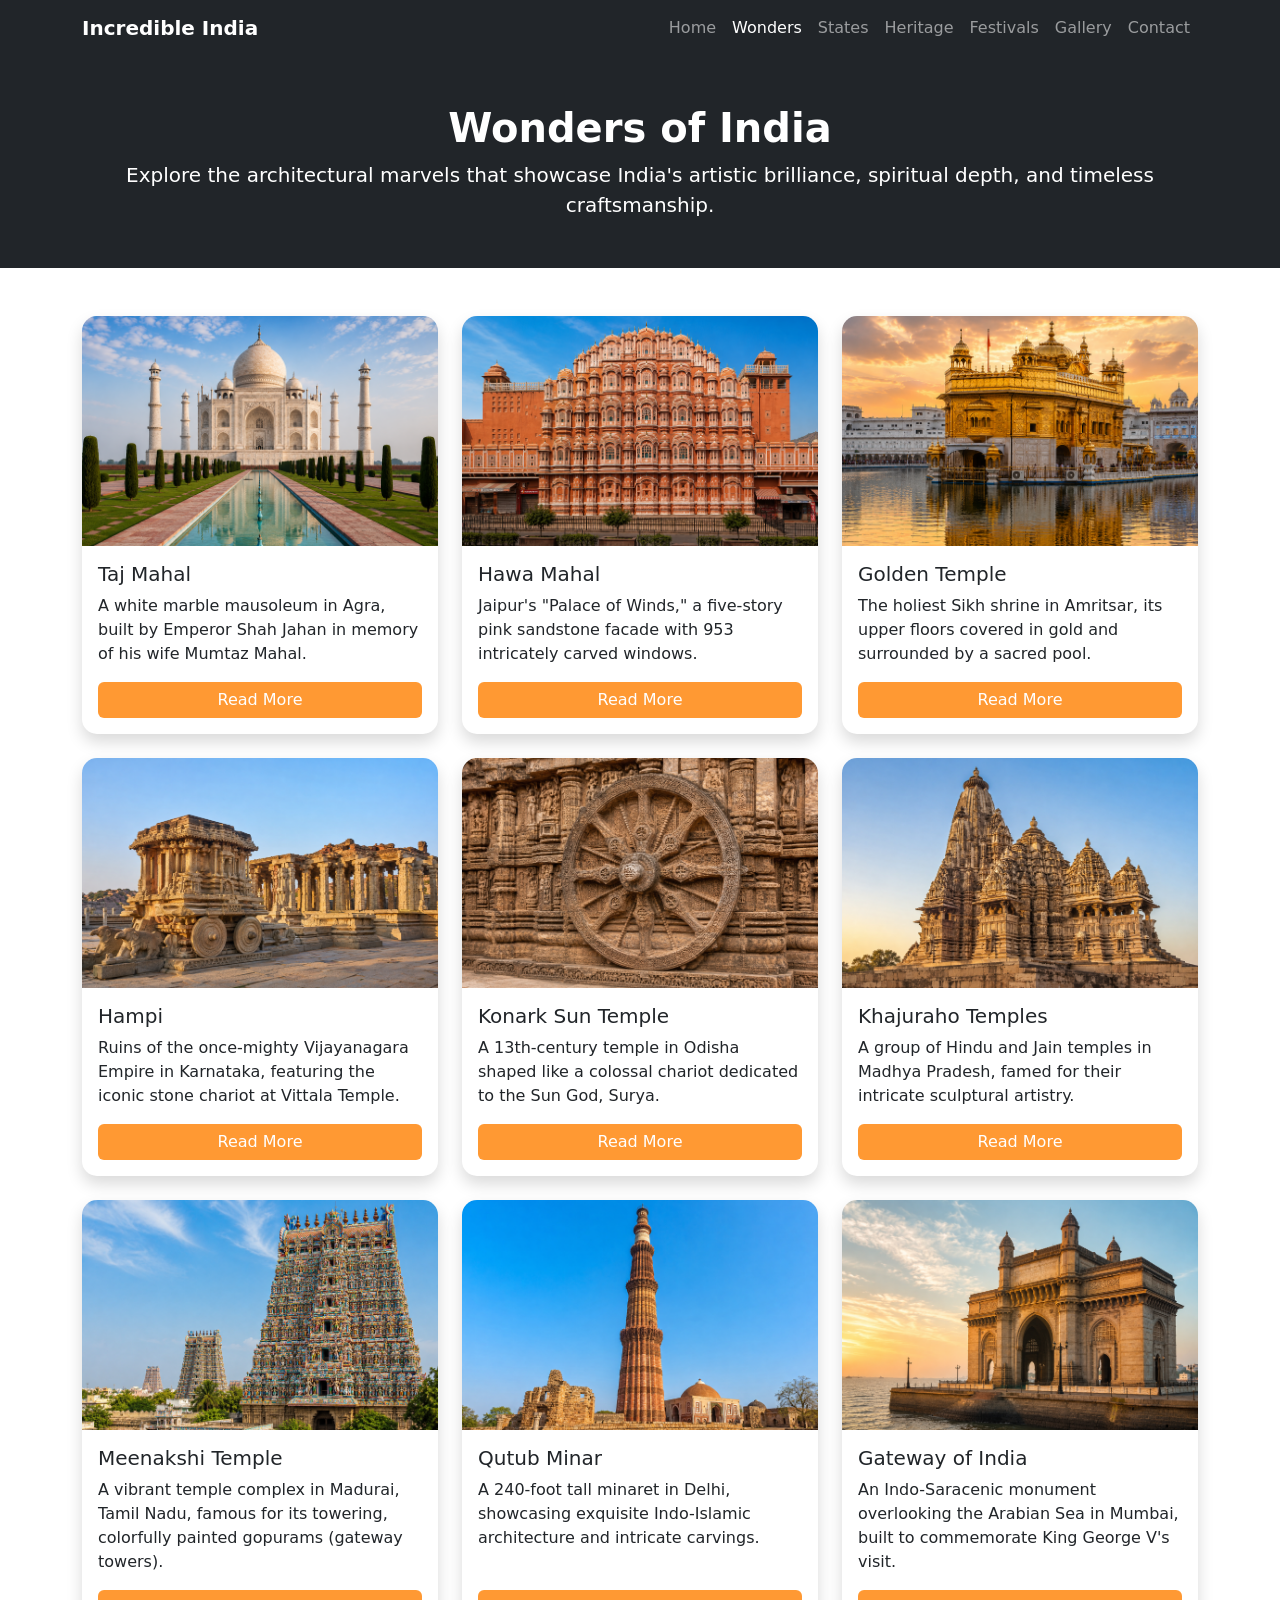
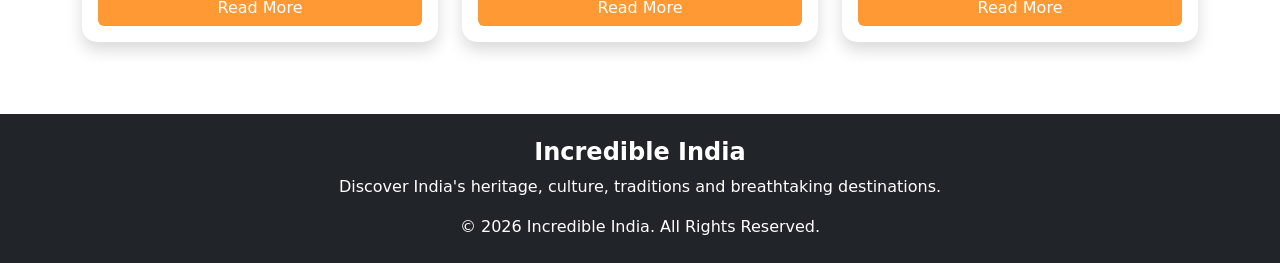
<file: wonders.html>
<!doctype html>
<html lang="en">
<head>
    <meta charset="utf-8">
    <meta name="viewport" content="width=device-width, initial-scale=1">
    <title>Wonders of India | Incredible India</title>
    <link href="https://cdn.jsdelivr.net/npm/bootstrap@5.3.8/dist/css/bootstrap.min.css" rel="stylesheet" integrity="sha384-sRIl4kxILFvY47J16cr9ZwB07vP4J8+LH7qKQnuqkuIAvNWLzeN8tE5YBujZqJLB" crossorigin="anonymous">
    <link rel="stylesheet" href="./style.css">
</head>
<body>

<nav class="navbar navbar-expand-lg navbar-dark bg-dark sticky-top">
  <div class="container">
    <a class="navbar-brand fw-bold" href="index.html">Incredible India</a>

    <button class="navbar-toggler" type="button"
      data-bs-toggle="collapse"
      data-bs-target="#navbarNav">
      <span class="navbar-toggler-icon"></span>
    </button>

    <div class="collapse navbar-collapse" id="navbarNav">
      <ul class="navbar-nav ms-auto">
        <li class="nav-item"><a class="nav-link" href="index.html">Home</a></li>
        <li class="nav-item"><a class="nav-link active" href="wonders.html">Wonders</a></li>
        <li class="nav-item"><a class="nav-link" href="states.html">States</a></li>
        <li class="nav-item"><a class="nav-link" href="heritage.html">Heritage</a></li>
        <li class="nav-item"><a class="nav-link" href="festivals.html">Festivals</a></li>
        <li class="nav-item"><a class="nav-link" href="gallery.html">Gallery</a></li>
        <li class="nav-item"><a class="nav-link" href="contact.html">Contact</a></li>
      </ul>
    </div>
  </div>
</nav>

<!-- Page Banner -->
<section class="py-5 bg-dark text-white text-center">
    <div class="container">
        <h1 class="fw-bold">Wonders of India</h1>
        <p class="lead mb-0">
            Explore the architectural marvels that showcase India's artistic
            brilliance, spiritual depth, and timeless craftsmanship.
        </p>
    </div>
</section>

<!-- Wonders Grid -->
<section class="py-5">
    <div class="container">
        <div class="row">

            <!-- Taj Mahal -->
            <div class="col-lg-4 mb-4 reveal">
                <div class="card shadow h-100">
                    <img src="./images/tajmahal.png" class="card-img-top" alt="Taj Mahal">
                    <div class="card-body d-flex flex-column">
                        <h5 class="card-title">Taj Mahal</h5>
                        <p class="card-text">
                            A white marble mausoleum in Agra, built by Emperor Shah Jahan
                            in memory of his wife Mumtaz Mahal.
                        </p>
                        <button class="btn btn-india-orange mt-auto" data-bs-toggle="modal" data-bs-target="#tajMahalModal">
                            Read More
                        </button>
                    </div>
                </div>
            </div>

            <!-- Hawa Mahal -->
            <div class="col-lg-4 mb-4 reveal">
                <div class="card shadow h-100">
                    <img src="./images/hawamahal.png" class="card-img-top" alt="Hawa Mahal">
                    <div class="card-body d-flex flex-column">
                        <h5 class="card-title">Hawa Mahal</h5>
                        <p class="card-text">
                            Jaipur's "Palace of Winds," a five-story pink sandstone
                            facade with 953 intricately carved windows.
                        </p>
                        <button class="btn btn-india-orange mt-auto" data-bs-toggle="modal" data-bs-target="#hawaMahalModal">
                            Read More
                        </button>
                    </div>
                </div>
            </div>

            <!-- Golden Temple -->
            <div class="col-lg-4 mb-4 reveal">
                <div class="card shadow h-100">
                    <img src="./images/goldentemple.png" class="card-img-top" alt="Golden Temple">
                    <div class="card-body d-flex flex-column">
                        <h5 class="card-title">Golden Temple</h5>
                        <p class="card-text">
                            The holiest Sikh shrine in Amritsar, its upper floors
                            covered in gold and surrounded by a sacred pool.
                        </p>
                        <button class="btn btn-india-orange mt-auto" data-bs-toggle="modal" data-bs-target="#goldenTempleModal">
                            Read More
                        </button>
                    </div>
                </div>
            </div>

            <!-- Hampi -->
            <div class="col-lg-4 mb-4 reveal">
                <div class="card shadow h-100">
                    <img src="./images/hampi.png" class="card-img-top" alt="Hampi">
                    <div class="card-body d-flex flex-column">
                        <h5 class="card-title">Hampi</h5>
                        <p class="card-text">
                            Ruins of the once-mighty Vijayanagara Empire in Karnataka,
                            featuring the iconic stone chariot at Vittala Temple.
                        </p>
                        <button class="btn btn-india-orange mt-auto" data-bs-toggle="modal" data-bs-target="#hampiModal">
                            Read More
                        </button>
                    </div>
                </div>
            </div>

            <!-- Konark Sun Temple -->
            <div class="col-lg-4 mb-4 reveal">
                <div class="card shadow h-100">
                    <img src="./images/konark.png" class="card-img-top" alt="Konark Sun Temple">
                    <div class="card-body d-flex flex-column">
                        <h5 class="card-title">Konark Sun Temple</h5>
                        <p class="card-text">
                            A 13th-century temple in Odisha shaped like a colossal
                            chariot dedicated to the Sun God, Surya.
                        </p>
                        <button class="btn btn-india-orange mt-auto" data-bs-toggle="modal" data-bs-target="#konarkModal">
                            Read More
                        </button>
                    </div>
                </div>
            </div>

            <!-- Khajuraho -->
            <div class="col-lg-4 mb-4 reveal">
                <div class="card shadow h-100">
                    <img src="./images/khajuraho.png" class="card-img-top" alt="Khajuraho Temples">
                    <div class="card-body d-flex flex-column">
                        <h5 class="card-title">Khajuraho Temples</h5>
                        <p class="card-text">
                            A group of Hindu and Jain temples in Madhya Pradesh,
                            famed for their intricate sculptural artistry.
                        </p>
                        <button class="btn btn-india-orange mt-auto" data-bs-toggle="modal" data-bs-target="#khajurahoModal">
                            Read More
                        </button>
                    </div>
                </div>
            </div>

            <!-- Meenakshi Temple -->
            <div class="col-lg-4 mb-4 reveal">
                <div class="card shadow h-100">
                    <img src="./images/meenakshitemple.png" class="card-img-top" alt="Meenakshi Temple">
                    <div class="card-body d-flex flex-column">
                        <h5 class="card-title">Meenakshi Temple</h5>
                        <p class="card-text">
                            A vibrant temple complex in Madurai, Tamil Nadu, famous for its
                            towering, colorfully painted gopurams (gateway towers).
                        </p>
                        <button class="btn btn-india-orange mt-auto" data-bs-toggle="modal" data-bs-target="#meenakshiModal">
                            Read More
                        </button>
                    </div>
                </div>
            </div>

            <!-- Qutub Minar -->
            <div class="col-lg-4 mb-4 reveal">
                <div class="card shadow h-100">
                    <img src="./images/qutubminar.png" class="card-img-top" alt="Qutub Minar">
                    <div class="card-body d-flex flex-column">
                        <h5 class="card-title">Qutub Minar</h5>
                        <p class="card-text">
                            A 240-foot tall minaret in Delhi, showcasing exquisite
                            Indo-Islamic architecture and intricate carvings.
                        </p>
                        <button class="btn btn-india-orange mt-auto" data-bs-toggle="modal" data-bs-target="#qutubMinarModal">
                            Read More
                        </button>
                    </div>
                </div>
            </div>

            <!-- Gateway of India -->
            <div class="col-lg-4 mb-4 reveal">
                <div class="card shadow h-100">
                    <img src="./images/gatewayofindia.png" class="card-img-top" alt="Gateway of India">
                    <div class="card-body d-flex flex-column">
                        <h5 class="card-title">Gateway of India</h5>
                        <p class="card-text">
                            An Indo-Saracenic monument overlooking the Arabian Sea
                            in Mumbai, built to commemorate King George V's visit.
                        </p>
                        <button class="btn btn-india-orange mt-auto" data-bs-toggle="modal" data-bs-target="#gatewayModal">
                            Read More
                        </button>
                    </div>
                </div>
            </div>

        </div>
    </div>
</section>

<!-- ===================== MODALS ===================== -->

<!-- Taj Mahal Modal -->
<div class="modal fade" id="tajMahalModal" tabindex="-1">
  <div class="modal-dialog modal-lg modal-dialog-centered">
    <div class="modal-content">
      <div class="modal-header">
        <h5 class="modal-title">Taj Mahal</h5>
        <button type="button" class="btn-close" data-bs-dismiss="modal"></button>
      </div>
      <div class="modal-body">
        <img src="./images/tajmahal.png" class="img-fluid rounded mb-3" alt="Taj Mahal">
        <p><strong>Location:</strong> Agra, Uttar Pradesh</p>
        <p><strong>Built:</strong> 1632–1653 by Emperor Shah Jahan</p>
        <p>
            The Taj Mahal is a white marble mausoleum built as a tribute to
            eternal love, in memory of Shah Jahan's wife, Mumtaz Mahal. It is
            renowned for changing colors throughout the day — pink at dawn,
            white in daylight, and golden under the moon. It is a UNESCO World
            Heritage Site and one of the New Seven Wonders of the World.
        </p>
      </div>
      <div class="modal-footer">
        <button type="button" class="btn btn-secondary" data-bs-dismiss="modal">Close</button>
      </div>
    </div>
  </div>
</div>

<!-- Hawa Mahal Modal -->
<div class="modal fade" id="hawaMahalModal" tabindex="-1">
  <div class="modal-dialog modal-lg modal-dialog-centered">
    <div class="modal-content">
      <div class="modal-header">
        <h5 class="modal-title">Hawa Mahal</h5>
        <button type="button" class="btn-close" data-bs-dismiss="modal"></button>
      </div>
      <div class="modal-body">
        <img src="./images/hawamahal.png" class="img-fluid rounded mb-3" alt="Hawa Mahal">
        <p><strong>Location:</strong> Jaipur, Rajasthan</p>
        <p><strong>Built:</strong> 1799 by Maharaja Sawai Pratap Singh</p>
        <p>
            Built from pink and red sandstone, the Hawa Mahal has 953 small
            windows called "jharokhas," originally designed to let royal women
            observe street festivities without being seen. Its honeycomb-like
            facade is one of the most photographed structures in India.
        </p>
      </div>
      <div class="modal-footer">
        <button type="button" class="btn btn-secondary" data-bs-dismiss="modal">Close</button>
      </div>
    </div>
  </div>
</div>

<!-- Golden Temple Modal -->
<div class="modal fade" id="goldenTempleModal" tabindex="-1">
  <div class="modal-dialog modal-lg modal-dialog-centered">
    <div class="modal-content">
      <div class="modal-header">
        <h5 class="modal-title">Golden Temple</h5>
        <button type="button" class="btn-close" data-bs-dismiss="modal"></button>
      </div>
      <div class="modal-body">
        <img src="./images/goldentemple.png" class="img-fluid rounded mb-3" alt="Golden Temple">
        <p><strong>Location:</strong> Amritsar, Punjab</p>
        <p><strong>Built:</strong> Completed in 1604</p>
        <p>
            Also known as Harmandir Sahib, the Golden Temple is the holiest
            gurdwara of Sikhism. Its upper floors are covered in gold-plated
            copper, and it sits at the center of the sacred Amrit Sarovar
            (pool of nectar). It welcomes people of all faiths and serves free
            meals to thousands daily through its community kitchen (langar).
        </p>
      </div>
      <div class="modal-footer">
        <button type="button" class="btn btn-secondary" data-bs-dismiss="modal">Close</button>
      </div>
    </div>
  </div>
</div>

<!-- Hampi Modal -->
<div class="modal fade" id="hampiModal" tabindex="-1">
  <div class="modal-dialog modal-lg modal-dialog-centered">
    <div class="modal-content">
      <div class="modal-header">
        <h5 class="modal-title">Hampi</h5>
        <button type="button" class="btn-close" data-bs-dismiss="modal"></button>
      </div>
      <div class="modal-body">
        <img src="./images/hampi.png" class="img-fluid rounded mb-3" alt="Hampi">
        <p><strong>Location:</strong> Karnataka</p>
        <p><strong>Era:</strong> 14th–16th century, Vijayanagara Empire</p>
        <p>
            Hampi was once the capital of one of the wealthiest empires in the
            world. Today its ruins span over 1,600 monuments, including the
            famous stone chariot at Vittala Temple, which is even featured on
            India's 50-rupee note. It is a UNESCO World Heritage Site.
        </p>
      </div>
      <div class="modal-footer">
        <button type="button" class="btn btn-secondary" data-bs-dismiss="modal">Close</button>
      </div>
    </div>
  </div>
</div>

<!-- Konark Modal -->
<div class="modal fade" id="konarkModal" tabindex="-1">
  <div class="modal-dialog modal-lg modal-dialog-centered">
    <div class="modal-content">
      <div class="modal-header">
        <h5 class="modal-title">Konark Sun Temple</h5>
        <button type="button" class="btn-close" data-bs-dismiss="modal"></button>
      </div>
      <div class="modal-body">
        <img src="./images/konark.png" class="img-fluid rounded mb-3" alt="Konark Sun Temple">
        <p><strong>Location:</strong> Konark, Odisha</p>
        <p><strong>Built:</strong> 13th century by King Narasimhadeva I</p>
        <p>
            Designed as a colossal stone chariot with 24 elaborately carved
            wheels pulled by seven horses, the Konark Sun Temple is dedicated
            to the Sun God, Surya. It is also known as the "Black Pagoda" and
            is a UNESCO World Heritage Site.
        </p>
      </div>
      <div class="modal-footer">
        <button type="button" class="btn btn-secondary" data-bs-dismiss="modal">Close</button>
      </div>
    </div>
  </div>
</div>

<!-- Khajuraho Modal -->
<div class="modal fade" id="khajurahoModal" tabindex="-1">
  <div class="modal-dialog modal-lg modal-dialog-centered">
    <div class="modal-content">
      <div class="modal-header">
        <h5 class="modal-title">Khajuraho Temples</h5>
        <button type="button" class="btn-close" data-bs-dismiss="modal"></button>
      </div>
      <div class="modal-body">
        <img src="./images/khajuraho.png" class="img-fluid rounded mb-3" alt="Khajuraho Temples">
        <p><strong>Location:</strong> Madhya Pradesh</p>
        <p><strong>Built:</strong> 950–1050 AD by the Chandela dynasty</p>
        <p>
            Originally a complex of over 80 temples (25 survive today),
            Khajuraho is famous for its intricate stone carvings depicting
            everyday life, mythology, and art. It is a UNESCO World Heritage
            Site combining Hindu and Jain temple architecture.
        </p>
      </div>
      <div class="modal-footer">
        <button type="button" class="btn btn-secondary" data-bs-dismiss="modal">Close</button>
      </div>
    </div>
  </div>
</div>

<!-- Meenakshi Temple Modal -->
<div class="modal fade" id="meenakshiModal" tabindex="-1">
  <div class="modal-dialog modal-lg modal-dialog-centered">
    <div class="modal-content">
      <div class="modal-header">
        <h5 class="modal-title">Meenakshi Temple</h5>
        <button type="button" class="btn-close" data-bs-dismiss="modal"></button>
      </div>
      <div class="modal-body">
        <img src="./images/meenakshitemple.png" class="img-fluid rounded mb-3" alt="Meenakshi Temple">
        <p><strong>Location:</strong> Madurai, Tamil Nadu</p>
        <p><strong>Built:</strong> Mainly 1623–1655, on a site dating back over 2,000 years</p>
        <p>
            Dedicated to Goddess Meenakshi (a form of Parvati) and her consort
            Sundareswarar (Shiva), this temple spans around 45 acres and is
            famous for its towering gopurams covered in thousands of vividly
            painted sculptures depicting Hindu mythology.
        </p>
      </div>
      <div class="modal-footer">
        <button type="button" class="btn btn-secondary" data-bs-dismiss="modal">Close</button>
      </div>
    </div>
  </div>
</div>

<!-- Qutub Minar Modal -->
<div class="modal fade" id="qutubMinarModal" tabindex="-1">
  <div class="modal-dialog modal-lg modal-dialog-centered">
    <div class="modal-content">
      <div class="modal-header">
        <h5 class="modal-title">Qutub Minar</h5>
        <button type="button" class="btn-close" data-bs-dismiss="modal"></button>
      </div>
      <div class="modal-body">
        <img src="./images/qutubminar.png" class="img-fluid rounded mb-3" alt="Qutub Minar">
        <p><strong>Location:</strong> Delhi</p>
        <p><strong>Built:</strong> Started 1192 by Qutb-ud-din Aibak</p>
        <p>
            Standing at 240 feet, Qutub Minar is the tallest brick minaret in
            the world. Its tapering tower is covered in intricate carvings and
            verses from the Quran, reflecting early Indo-Islamic architecture.
            It is a UNESCO World Heritage Site.
        </p>
      </div>
      <div class="modal-footer">
        <button type="button" class="btn btn-secondary" data-bs-dismiss="modal">Close</button>
      </div>
    </div>
  </div>
</div>

<!-- Gateway of India Modal -->
<div class="modal fade" id="gatewayModal" tabindex="-1">
  <div class="modal-dialog modal-lg modal-dialog-centered">
    <div class="modal-content">
      <div class="modal-header">
        <h5 class="modal-title">Gateway of India</h5>
        <button type="button" class="btn-close" data-bs-dismiss="modal"></button>
      </div>
      <div class="modal-body">
        <img src="./images/gatewayofindia.png" class="img-fluid rounded mb-3" alt="Gateway of India">
        <p><strong>Location:</strong> Mumbai, Maharashtra</p>
        <p><strong>Built:</strong> Completed in 1924</p>
        <p>
            An Indo-Saracenic monument built to commemorate the visit of King
            George V and Queen Mary in 1911. It overlooks the Arabian Sea and
            was historically the ceremonial entry point for British officials
            arriving in India.
        </p>
      </div>
      <div class="modal-footer">
        <button type="button" class="btn btn-secondary" data-bs-dismiss="modal">Close</button>
      </div>
    </div>
  </div>
</div>

<footer class="bg-dark text-white py-4">
    <div class="container text-center">
        <h4>Incredible India</h4>
        <p>Discover India's heritage, culture, traditions and breathtaking destinations.</p>
        <p class="mb-0">© 2026 Incredible India. All Rights Reserved.</p>
    </div>
</footer>


<script src="https://cdn.jsdelivr.net/npm/bootstrap@5.3.8/dist/js/bootstrap.bundle.min.js" integrity="sha384-FKyoEForCGlyvwx9Hj09JcYn3nv7wiPVlz7YYwJrWVcXK/BmnVDxM+D2scQbITxI" crossorigin="anonymous"></script>
<button id="backToTop" class="btn btn-india-orange rounded-circle position-fixed">
    ↑
</button>
<script>
    const revealElements = document.querySelectorAll('.reveal');

    const observer = new IntersectionObserver((entries) => {
        entries.forEach(entry => {
            if (entry.isIntersecting) {
                entry.target.classList.add('active');
                observer.unobserve(entry.target); // animate only once
            }
        });
    }, {
        threshold: 0.15 // triggers when 15% of the card is visible
    });

    revealElements.forEach(el => observer.observe(el));
</script>
<script>
    const backToTopBtn = document.getElementById('backToTop');

    window.addEventListener('scroll', () => {
        if (window.scrollY > 300) {
            backToTopBtn.style.display = 'block';
        } else {
            backToTopBtn.style.display = 'none';
        }
    });

    backToTopBtn.addEventListener('click', () => {
        window.scrollTo({ top: 0, behavior: 'smooth' });
    });
</script>
</body>
</html>
</file>
<file: style.css>
/* Hero Section */
.hero{
    position: relative;
    height: 100vh;
    background-image: url("./images/india.png");
    background-size: cover;
    background-position: center;
    background-repeat: no-repeat;

    display: flex;
    justify-content: center;
    align-items: center;
}

.overlay{
    position: absolute;
    top: 0;
    left: 0;

    width: 100%;
    height: 100%;

    background: rgba(0,0,0,0.5);
}

.hero-content{
    position: relative;
    z-index: 1;
    max-width: 800px;
}
.btn-india-orange{
    background-color: #FF9933;
    color: white;
}

.btn-india-orange:hover{
    background-color: #e68926;
    color: white;
}

.btn-india-green{
    background-color: #138808;
    color: white;
}

.btn-india-green:hover{
    background-color: #0f6e07;
    color: white;
}
.card{
    border: none;
    border-radius: 15px;
    overflow: hidden;
}
.card-img-top{
    height: 250px;
    object-fit: cover;
}
.card{
    transition: transform 0.3s ease, box-shadow 0.3s ease;
}

.card:hover{
    transform: translateY(-8px);
    box-shadow: 0 15px 30px rgba(0,0,0,0.2);
}
/* Scroll animation */
.reveal {
    opacity: 0;
    transform: translateY(40px);
    transition: opacity 0.6s ease, transform 0.6s ease;
}

.reveal.active {
    opacity: 1;
    transform: translateY(0);
}
/* Back to top button */
#backToTop {
    bottom: 30px;
    right: 30px;
    width: 50px;
    height: 50px;
    font-size: 1.3rem;
    display: none;
    z-index: 999;
    box-shadow: 0 4px 10px rgba(0,0,0,0.3);
}
.india-map-wrapper {
    max-width: 500px;
}

.india-map {
    width: 100%;
    height: auto;
}

.india-map-wrapper {
    max-width: 500px;
}

.india-map {
    width: 100%;
    height: auto;
}

.india-map path {
    fill: #FF9933;
    stroke: #ffffff;
    stroke-width: 0.5;
    cursor: pointer;
    transition: transform 0.25s ease, filter 0.25s ease, fill 0.2s ease;
    transform-box: fill-box;
    transform-origin: center;
}


/* Hover: pop out and lift, for both states and UTs */
.india-map path:hover {
    transform: scale(1.15);
    filter: drop-shadow(0 4px 6px rgba(0,0,0,0.4));
}

.india-map path:hover {
    fill: #138808;
}

/* ===========================================
            HERITAGE PAGE
=========================================== */

.heritage-hero{
    position: relative;
    height: 70vh;
    background-image: url("./images/heritage-banner.png");
    background-size: cover;
    background-position: center;
    background-repeat: no-repeat;

    display: flex;
    justify-content: center;
    align-items: center;
}

.heritage-hero .overlay{
    position: absolute;
    inset: 0;
    background: rgba(0,0,0,.45);
}

/* Cards */

.card{
    border: none;
    border-radius: 15px;
    overflow: hidden;
    transition: .3s ease;
}

.card:hover{
    transform: translateY(-8px);
    box-shadow: 0 15px 35px rgba(0,0,0,.2);
}

.card img{
    height:230px;
    object-fit:cover;
}

/* Buttons */

.btn-india-orange{
    background:#ff9933;
    color:white;
    border:none;
}

.btn-india-orange:hover{
    background:#e67e22;
    color:white;
}

/* Heritage Facts */

.display-5{
    font-weight:bold;
}

/* Quote */

blockquote p{
    font-style:italic;
}

/* Footer */

footer h4{
    font-weight:bold;
}


/* Festival cards */
.festival-card {
    position: relative;
    min-height: 480px;
    border-radius: 24px;
    overflow: hidden;
    background-size: cover;
    background-position: center;
    background-repeat: no-repeat;
    box-shadow: 0 20px 40px rgba(0, 0, 0, 0.35);
    display: flex;
    align-items: center;
    justify-content: center;
}

.festival-overlay {
    position: absolute;
    top: 0;
    left: 0;
    width: 100%;
    height: 100%;
    background: rgba(0, 0, 0, 0.6);
}

.festival-content {
    position: relative;
    z-index: 1;
    max-width: 650px;
    text-align: center;
    padding: 2rem;
}

.festival-emoji {
    font-size: 3.5rem;
    display: inline-block;
    margin-bottom: 0.5rem;
}

.festival-date {
    font-size: 0.95rem;
    letter-spacing: 1px;
    text-transform: uppercase;
    font-weight: 600;
}

.festival-divider {
    width: 70px;
    border: none;
    border-top: 3px solid;
    margin: 1rem auto 1.25rem;
    opacity: 1;
}

.festival-desc {
    font-size: 1.1rem;
    line-height: 1.7;
}

/* Accent colors per festival */
.festival-accent-diwali   { color: #ff8c00; border-color: #ff8c00; }
.festival-accent-holi     { color: #ff4da6; border-color: #ff4da6; }
.festival-accent-durga    { color: #e53935; border-color: #e53935; }
.festival-accent-eid      { color: #4caf50; border-color: #4caf50; }
.festival-accent-christmas{ color: #ef5350; border-color: #ef5350; }
.festival-accent-nanak    { color: #ffb74d; border-color: #ffb74d; }
.festival-accent-baisakhi { color: #ffd54f; border-color: #ffd54f; }
.festival-accent-ganesh   { color: #ff7043; border-color: #ff7043; }
.festival-accent-raksha   { color: #f06292; border-color: #f06292; }

/* Masonry gallery */
.masonry-grid {
    column-count: 3;
    column-gap: 1rem;
}

.masonry-item {
    break-inside: avoid;
    margin-bottom: 1rem;
    border-radius: 12px;
    overflow: hidden;
    box-shadow: 0 8px 20px rgba(0,0,0,0.15);
}

.masonry-item img {
    width: 100%;
    display: block;
    cursor: pointer;
    transition: transform 0.3s ease;
}

.masonry-item img:hover {
    transform: scale(1.04);
}

@media (max-width: 768px) {
    .masonry-grid {
        column-count: 2;
    }
}

@media (max-width: 480px) {
    .masonry-grid {
        column-count: 1;
    }
}

/* Lightbox */
.lightbox-close {
    position: absolute;
    top: -40px;
    right: 0;
}
/* Contact page */
.contact-info-card {
    background: #1a1a1a;
    color: white;
    border-radius: 20px;
    padding: 2.5rem;
    box-shadow: 0 15px 35px rgba(0,0,0,0.2);
}

.contact-item {
    display: flex;
    align-items: flex-start;
    gap: 1rem;
}

.contact-icon {
    font-size: 1.5rem;
    flex-shrink: 0;
}

.contact-item p {
    color: #ccc;
}

.social-links {
    display: flex;
    gap: 0.75rem;
}

.social-icon {
    display: inline-flex;
    align-items: center;
    justify-content: center;
    width: 45px;
    height: 45px;
    border-radius: 50%;
    background: #FF9933;
    font-size: 1.2rem;
    text-decoration: none;
    transition: transform 0.2s ease, background 0.2s ease;
}

.social-icon:hover {
    background: #138808;
    transform: translateY(-4px);
}

.map-wrapper {
    min-height: 400px;
    border-radius: 20px;
    overflow: hidden;
    box-shadow: 0 15px 35px rgba(0,0,0,0.2);
}
.contact-form .form-control {
    border-radius: 10px;
    padding: 0.7rem 1rem;
}

.contact-form .form-control:focus {
    border-color: #FF9933;
    box-shadow: 0 0 0 0.2rem rgba(255, 153, 51, 0.25);
}
</file>
